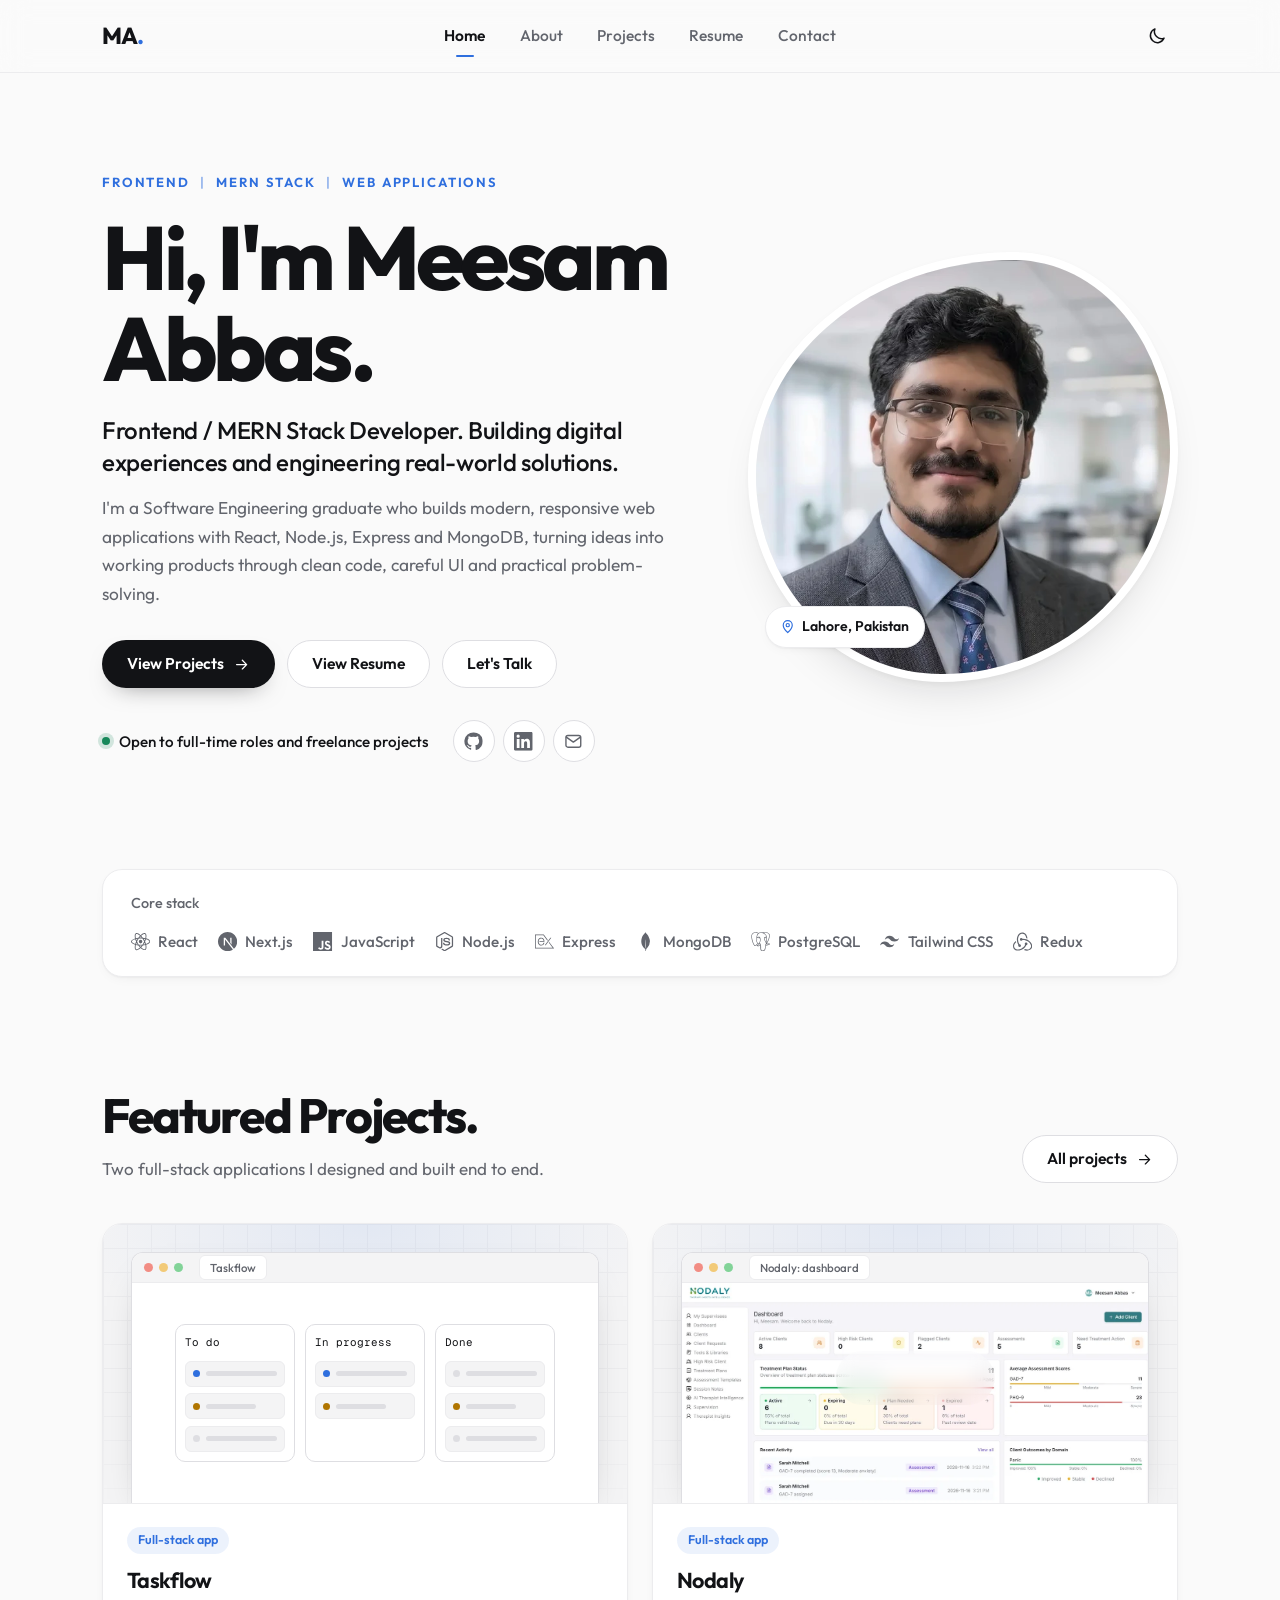
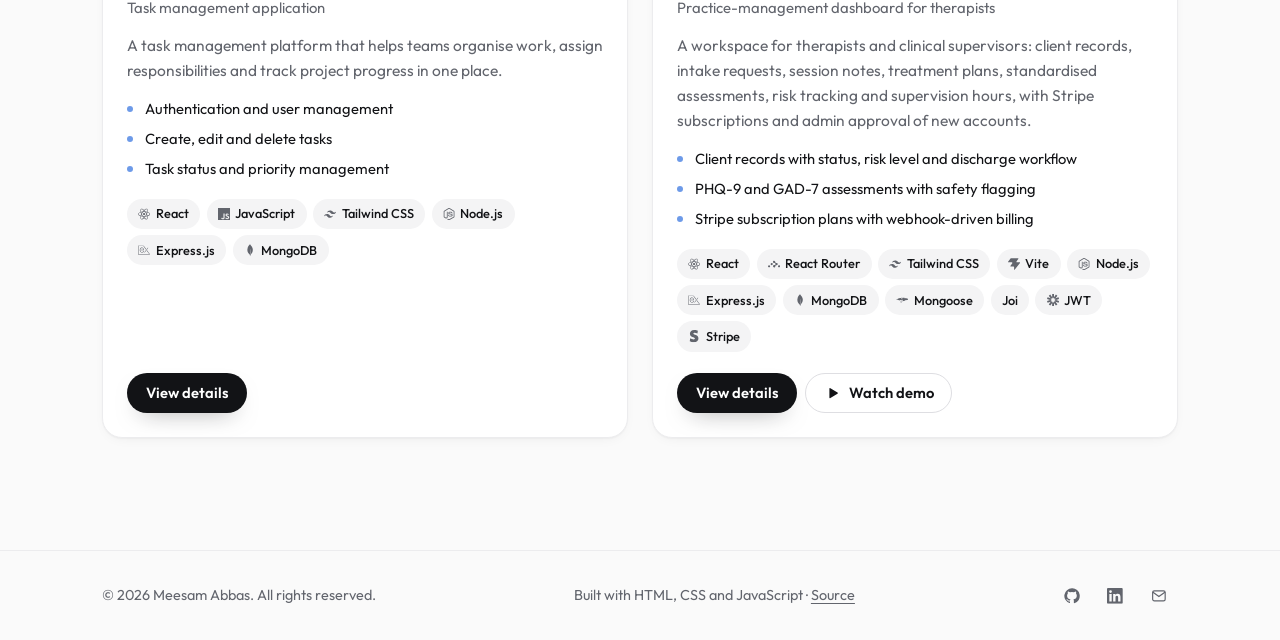
<file: index.html>
<!DOCTYPE html>
<html lang="en" data-theme="light">
  <head>
    <meta charset="UTF-8" />
    <meta name="viewport" content="width=device-width, initial-scale=1" />
    <title>Meesam Abbas | Frontend / MERN Stack Developer</title>
    <meta name="description" content="Meesam Abbas is a Frontend / MERN Stack Developer and BS Software Engineering graduate (UMT Lahore) building responsive web applications with React, Node.js, Express and MongoDB." />
    <meta name="author" content="Meesam Abbas" />
    <meta name="theme-color" content="#fafafa" />
    <link rel="canonical" href="https://mesamjafery-hue.github.io/portfolio-site/" />
    <meta property="og:type" content="website" />
    <meta property="og:title" content="Meesam Abbas | Frontend / MERN Stack Developer" />
    <meta property="og:description" content="Meesam Abbas is a Frontend / MERN Stack Developer and BS Software Engineering graduate (UMT Lahore) building responsive web applications with React, Node.js, Express and MongoDB." />
    <meta property="og:url" content="https://mesamjafery-hue.github.io/portfolio-site/" />
    <meta property="og:image" content="https://mesamjafery-hue.github.io/portfolio-site/assets/og-image.jpg" />
    <meta property="og:image:width" content="1200" />
    <meta property="og:image:height" content="630" />
    <meta name="twitter:card" content="summary_large_image" />
    <meta name="twitter:title" content="Meesam Abbas | Frontend / MERN Stack Developer" />
    <meta name="twitter:image" content="https://mesamjafery-hue.github.io/portfolio-site/assets/og-image.jpg" />
    <link rel="icon" href="assets/favicon.svg" type="image/svg+xml" />
    <link rel="apple-touch-icon" href="assets/apple-touch-icon.png" />
    <link rel="preload" href="assets/fonts/Outfit-Variable.woff2" as="font" type="font/woff2" crossorigin />
    <script>
      (function () {
        var t; try { t = localStorage.getItem("theme"); } catch (e) {}
        document.documentElement.setAttribute("data-theme", t === "dark" ? "dark" : "light");
      })();
    </script>
    <link rel="stylesheet" href="css/styles.css" />
    <script type="application/ld+json">
      {
        "@context": "https://schema.org",
        "@type": "Person",
        "name": "Meesam Abbas",
        "jobTitle": "Frontend / MERN Stack Developer",
        "url": "https://mesamjafery-hue.github.io/portfolio-site/",
        "email": "mailto:mesam.jafery@gmail.com",
        "image": "https://mesamjafery-hue.github.io/portfolio-site/assets/img/meesam-abbas-640.jpg",
        "address": { "@type": "PostalAddress", "addressLocality": "Lahore", "addressCountry": "PK" },
        "alumniOf": { "@type": "CollegeOrUniversity", "name": "University of Management and Technology, Lahore" },
        "knowsAbout": ["React", "JavaScript", "Node.js", "Express.js", "MongoDB", "PostgreSQL", "REST APIs", "Tailwind CSS", "Next.js", "Redux Toolkit"],
        "sameAs": ["https://github.com/mesamjafery-hue", "https://www.linkedin.com/in/syed-meesam-abbas-a200b33a5/"]
      }
    </script>
  </head>
  <body data-page="home">
    <!-- Icon sprite: UI icons drawn in Lucide style; technology logos from Simple Icons (CC0) -->
    <svg width="0" height="0" style="position:absolute" aria-hidden="true" focusable="false">
      <symbol id="i-github" viewBox="0 0 24 24"><path fill="currentColor" d="M12 .5a11.5 11.5 0 0 0-3.64 22.41c.58.1.79-.25.79-.56v-2c-3.2.7-3.88-1.37-3.88-1.37-.53-1.33-1.28-1.69-1.28-1.69-1.05-.71.08-.7.08-.7 1.16.08 1.77 1.19 1.77 1.19 1.03 1.77 2.7 1.26 3.36.96.1-.75.4-1.26.73-1.55-2.55-.29-5.24-1.28-5.24-5.69 0-1.26.45-2.28 1.19-3.09-.12-.29-.52-1.46.11-3.05 0 0 .97-.31 3.17 1.18a11 11 0 0 1 5.78 0c2.2-1.49 3.17-1.18 3.17-1.18.63 1.59.23 2.76.11 3.05.74.81 1.19 1.83 1.19 3.09 0 4.42-2.7 5.39-5.26 5.68.41.36.78 1.06.78 2.14v3.17c0 .31.21.67.8.56A11.5 11.5 0 0 0 12 .5Z"/></symbol>
      <symbol id="i-linkedin" viewBox="0 0 24 24"><path fill="currentColor" d="M20.45 20.45h-3.56v-5.57c0-1.33-.03-3.04-1.85-3.04-1.86 0-2.14 1.45-2.14 2.94v5.67H9.35V9h3.41v1.56h.05c.48-.9 1.64-1.85 3.37-1.85 3.6 0 4.27 2.37 4.27 5.46v6.28ZM5.34 7.43a2.06 2.06 0 1 1 0-4.13 2.06 2.06 0 0 1 0 4.13ZM7.12 20.45H3.56V9h3.56v11.45ZM22.22 0H1.77C.79 0 0 .77 0 1.73v20.54C0 23.23.79 24 1.77 24h20.45c.98 0 1.78-.77 1.78-1.73V1.73C24 .77 23.2 0 22.22 0Z"/></symbol>
      <symbol id="i-mail" viewBox="0 0 24 24"><g fill="none" stroke="currentColor" stroke-width="1.8" stroke-linecap="round" stroke-linejoin="round"><rect x="2.5" y="4.5" width="19" height="15" rx="2.5"/><path d="m3 6.5 9 6.5 9-6.5"/></g></symbol>
      <symbol id="i-download" viewBox="0 0 24 24"><g fill="none" stroke="currentColor" stroke-width="1.8" stroke-linecap="round" stroke-linejoin="round"><path d="M12 3.5v12"/><path d="m7 10.5 5 5 5-5"/><path d="M4 20.5h16"/></g></symbol>
      <symbol id="i-external" viewBox="0 0 24 24"><g fill="none" stroke="currentColor" stroke-width="1.8" stroke-linecap="round" stroke-linejoin="round"><path d="M14 4h6v6"/><path d="M20 4 11 13"/><path d="M18 14v4.5a1.5 1.5 0 0 1-1.5 1.5h-11A1.5 1.5 0 0 1 4 18.5v-11A1.5 1.5 0 0 1 5.5 6H10"/></g></symbol>
      <symbol id="i-sun" viewBox="0 0 24 24"><g fill="none" stroke="currentColor" stroke-width="1.8" stroke-linecap="round"><circle cx="12" cy="12" r="4"/><path d="M12 2v2M12 20v2M4.93 4.93l1.41 1.41M17.66 17.66l1.41 1.41M2 12h2M20 12h2M4.93 19.07l1.41-1.41M17.66 6.34l1.41-1.41"/></g></symbol>
      <symbol id="i-moon" viewBox="0 0 24 24"><path fill="none" stroke="currentColor" stroke-width="1.8" stroke-linejoin="round" d="M20.5 14.5A8.5 8.5 0 0 1 9.5 3.5a8.5 8.5 0 1 0 11 11Z"/></symbol>
      <symbol id="i-menu" viewBox="0 0 24 24"><path fill="none" stroke="currentColor" stroke-width="1.8" stroke-linecap="round" d="M4 7h16M4 12h16M4 17h16"/></symbol>
      <symbol id="i-close" viewBox="0 0 24 24"><path fill="none" stroke="currentColor" stroke-width="1.8" stroke-linecap="round" d="M6 6l12 12M18 6 6 18"/></symbol>
      <symbol id="i-pin" viewBox="0 0 24 24"><g fill="none" stroke="currentColor" stroke-width="1.8" stroke-linejoin="round"><path d="M12 21s-7-6.2-7-11.5a7 7 0 0 1 14 0C19 14.8 12 21 12 21Z"/><circle cx="12" cy="9.5" r="2.5"/></g></symbol>
      <symbol id="i-cap" viewBox="0 0 24 24"><g fill="none" stroke="currentColor" stroke-width="1.8" stroke-linejoin="round" stroke-linecap="round"><path d="m2 9 10-5 10 5-10 5L2 9Z"/><path d="M6 11v5c0 1.5 2.7 3 6 3s6-1.5 6-3v-5"/></g></symbol>
      <symbol id="i-briefcase" viewBox="0 0 24 24"><g fill="none" stroke="currentColor" stroke-width="1.8" stroke-linejoin="round"><rect x="3" y="7" width="18" height="13" rx="2"/><path d="M9 7V5.5A1.5 1.5 0 0 1 10.5 4h3A1.5 1.5 0 0 1 15 5.5V7M3 13h18"/></g></symbol>
      <symbol id="si-html5" viewBox="0 0 24 24"><path fill="currentColor" d="M1.5 0h21l-1.91 21.563L11.977 24l-8.564-2.438L1.5 0zm7.031 9.75l-.232-2.718 10.059.003.23-2.622L5.412 4.41l.698 8.01h9.126l-.326 3.426-2.91.804-2.955-.81-.188-2.11H6.248l.33 4.171L12 19.351l5.379-1.443.744-8.157H8.531z"/></symbol>
      <symbol id="si-css" viewBox="0 0 24 24"><path fill="currentColor" d="M0 0v20.16A3.84 3.84 0 0 0 3.84 24h16.32A3.84 3.84 0 0 0 24 20.16V3.84A3.84 3.84 0 0 0 20.16 0Zm14.256 13.08c1.56 0 2.28 1.08 2.304 2.64h-1.608c.024-.288-.048-.6-.144-.84-.096-.192-.288-.264-.552-.264-.456 0-.696.264-.696.84-.024.576.288.888.768 1.08.72.288 1.608.744 1.92 1.296q.432.648.432 1.656c0 1.608-.912 2.592-2.496 2.592-1.656 0-2.4-1.032-2.424-2.688h1.68c0 .792.264 1.176.792 1.176.264 0 .456-.072.552-.24.192-.312.24-1.176-.048-1.512-.312-.408-.912-.6-1.32-.816q-.828-.396-1.224-.936c-.24-.36-.36-.888-.36-1.536 0-1.44.936-2.472 2.424-2.448m5.4 0c1.584 0 2.304 1.08 2.328 2.64h-1.608c0-.288-.048-.6-.168-.84-.096-.192-.264-.264-.528-.264-.48 0-.72.264-.72.84s.288.888.792 1.08c.696.288 1.608.744 1.92 1.296.264.432.408.984.408 1.656.024 1.608-.888 2.592-2.472 2.592-1.68 0-2.424-1.056-2.448-2.688h1.68c0 .744.264 1.176.792 1.176.264 0 .456-.072.552-.24.216-.312.264-1.176-.048-1.512-.288-.408-.888-.6-1.32-.816-.552-.264-.96-.576-1.2-.936s-.36-.888-.36-1.536c-.024-1.44.912-2.472 2.4-2.448m-11.031.018c.711-.006 1.419.198 1.839.63.432.432.672 1.128.648 1.992H9.336c.024-.456-.096-.792-.432-.96-.312-.144-.768-.048-.888.24-.12.264-.192.576-.168.864v3.504c0 .744.264 1.128.768 1.128a.65.65 0 0 0 .552-.264c.168-.24.192-.552.168-.84h1.776c.096 1.632-.984 2.712-2.568 2.688-1.536 0-2.496-.864-2.472-2.472v-4.032c0-.816.24-1.44.696-1.848.432-.408 1.146-.624 1.857-.63"/></symbol>
      <symbol id="si-javascript" viewBox="0 0 24 24"><path fill="currentColor" d="M0 0h24v24H0V0zm22.034 18.276c-.175-1.095-.888-2.015-3.003-2.873-.736-.345-1.554-.585-1.797-1.14-.091-.33-.105-.51-.046-.705.15-.646.915-.84 1.515-.66.39.12.75.42.976.9 1.034-.676 1.034-.676 1.755-1.125-.27-.42-.404-.601-.586-.78-.63-.705-1.469-1.065-2.834-1.034l-.705.089c-.676.165-1.32.525-1.71 1.005-1.14 1.291-.811 3.541.569 4.471 1.365 1.02 3.361 1.244 3.616 2.205.24 1.17-.87 1.545-1.966 1.41-.811-.18-1.26-.586-1.755-1.336l-1.83 1.051c.21.48.45.689.81 1.109 1.74 1.756 6.09 1.666 6.871-1.004.029-.09.24-.705.074-1.65l.046.067zm-8.983-7.245h-2.248c0 1.938-.009 3.864-.009 5.805 0 1.232.063 2.363-.138 2.711-.33.689-1.18.601-1.566.48-.396-.196-.597-.466-.83-.855-.063-.105-.11-.196-.127-.196l-1.825 1.125c.305.63.75 1.172 1.324 1.517.855.51 2.004.675 3.207.405.783-.226 1.458-.691 1.811-1.411.51-.93.402-2.07.397-3.346.012-2.054 0-4.109 0-6.179l.004-.056z"/></symbol>
      <symbol id="si-react" viewBox="0 0 24 24"><path fill="currentColor" d="M14.23 12.004a2.236 2.236 0 0 1-2.235 2.236 2.236 2.236 0 0 1-2.236-2.236 2.236 2.236 0 0 1 2.235-2.236 2.236 2.236 0 0 1 2.236 2.236zm2.648-10.69c-1.346 0-3.107.96-4.888 2.622-1.78-1.653-3.542-2.602-4.887-2.602-.41 0-.783.093-1.106.278-1.375.793-1.683 3.264-.973 6.365C1.98 8.917 0 10.42 0 12.004c0 1.59 1.99 3.097 5.043 4.03-.704 3.113-.39 5.588.988 6.38.32.187.69.275 1.102.275 1.345 0 3.107-.96 4.888-2.624 1.78 1.654 3.542 2.603 4.887 2.603.41 0 .783-.09 1.106-.275 1.374-.792 1.683-3.263.973-6.365C22.02 15.096 24 13.59 24 12.004c0-1.59-1.99-3.097-5.043-4.032.704-3.11.39-5.587-.988-6.38-.318-.184-.688-.277-1.092-.278zm-.005 1.09v.006c.225 0 .406.044.558.127.666.382.955 1.835.73 3.704-.054.46-.142.945-.25 1.44-.96-.236-2.006-.417-3.107-.534-.66-.905-1.345-1.727-2.035-2.447 1.592-1.48 3.087-2.292 4.105-2.295zm-9.77.02c1.012 0 2.514.808 4.11 2.28-.686.72-1.37 1.537-2.02 2.442-1.107.117-2.154.298-3.113.538-.112-.49-.195-.964-.254-1.42-.23-1.868.054-3.32.714-3.707.19-.09.4-.127.563-.132zm4.882 3.05c.455.468.91.992 1.36 1.564-.44-.02-.89-.034-1.345-.034-.46 0-.915.01-1.36.034.44-.572.895-1.096 1.345-1.565zM12 8.1c.74 0 1.477.034 2.202.093.406.582.802 1.203 1.183 1.86.372.64.71 1.29 1.018 1.946-.308.655-.646 1.31-1.013 1.95-.38.66-.773 1.288-1.18 1.87-.728.063-1.466.098-2.21.098-.74 0-1.477-.035-2.202-.093-.406-.582-.802-1.204-1.183-1.86-.372-.64-.71-1.29-1.018-1.946.303-.657.646-1.313 1.013-1.954.38-.66.773-1.286 1.18-1.868.728-.064 1.466-.098 2.21-.098zm-3.635.254c-.24.377-.48.763-.704 1.16-.225.39-.435.782-.635 1.174-.265-.656-.49-1.31-.676-1.947.64-.15 1.315-.283 2.015-.386zm7.26 0c.695.103 1.365.23 2.006.387-.18.632-.405 1.282-.66 1.933-.2-.39-.41-.783-.64-1.174-.225-.392-.465-.774-.705-1.146zm3.063.675c.484.15.944.317 1.375.498 1.732.74 2.852 1.708 2.852 2.476-.005.768-1.125 1.74-2.857 2.475-.42.18-.88.342-1.355.493-.28-.958-.646-1.956-1.1-2.98.45-1.017.81-2.01 1.085-2.964zm-13.395.004c.278.96.645 1.957 1.1 2.98-.45 1.017-.812 2.01-1.086 2.964-.484-.15-.944-.318-1.37-.5-1.732-.737-2.852-1.706-2.852-2.474 0-.768 1.12-1.742 2.852-2.476.42-.18.88-.342 1.356-.494zm11.678 4.28c.265.657.49 1.312.676 1.948-.64.157-1.316.29-2.016.39.24-.375.48-.762.705-1.158.225-.39.435-.788.636-1.18zm-9.945.02c.2.392.41.783.64 1.175.23.39.465.772.705 1.143-.695-.102-1.365-.23-2.006-.386.18-.63.406-1.282.66-1.933zM17.92 16.32c.112.493.2.968.254 1.423.23 1.868-.054 3.32-.714 3.708-.147.09-.338.128-.563.128-1.012 0-2.514-.807-4.11-2.28.686-.72 1.37-1.536 2.02-2.44 1.107-.118 2.154-.3 3.113-.54zm-11.83.01c.96.234 2.006.415 3.107.532.66.905 1.345 1.727 2.035 2.446-1.595 1.483-3.092 2.295-4.11 2.295-.22-.005-.406-.05-.553-.132-.666-.38-.955-1.834-.73-3.703.054-.46.142-.944.25-1.438zm4.56.64c.44.02.89.034 1.345.034.46 0 .915-.01 1.36-.034-.44.572-.895 1.095-1.345 1.565-.455-.47-.91-.993-1.36-1.565z"/></symbol>
      <symbol id="si-nextdotjs" viewBox="0 0 24 24"><path fill="currentColor" d="M18.665 21.978C16.758 23.255 14.465 24 12 24 5.377 24 0 18.623 0 12S5.377 0 12 0s12 5.377 12 12c0 3.583-1.574 6.801-4.067 9.001L9.219 7.2H7.2v9.596h1.615V9.251l9.85 12.727Zm-3.332-8.533 1.6 2.061V7.2h-1.6v6.245Z"/></symbol>
      <symbol id="si-redux" viewBox="0 0 24 24"><path fill="currentColor" d="M16.634 16.504c.87-.075 1.543-.84 1.5-1.754-.047-.914-.796-1.648-1.709-1.648h-.061a1.71 1.71 0 00-1.648 1.769c.03.479.226.869.494 1.153-1.048 2.038-2.621 3.536-5.005 4.795-1.603.838-3.296 1.154-4.944.93-1.378-.195-2.456-.81-3.116-1.799-.988-1.499-1.078-3.116-.255-4.734.6-1.17 1.499-2.023 2.099-2.443a9.96 9.96 0 01-.42-1.543C-.868 14.408-.416 18.752.932 20.805c1.004 1.498 3.057 2.456 5.304 2.456.6 0 1.23-.044 1.843-.194 3.897-.749 6.848-3.086 8.541-6.532zm5.348-3.746c-2.32-2.728-5.738-4.226-9.634-4.226h-.51c-.253-.554-.837-.899-1.498-.899h-.045c-.943 0-1.678.81-1.647 1.753.03.898.794 1.648 1.708 1.648h.074a1.69 1.69 0 001.499-1.049h.555c2.309 0 4.495.674 6.488 1.992 1.527 1.005 2.622 2.323 3.237 3.897.538 1.288.509 2.547-.045 3.597-.855 1.647-2.294 2.517-4.196 2.517-1.199 0-2.367-.375-2.967-.644-.36.298-.96.793-1.394 1.093 1.318.598 2.652.943 3.94.943 2.922 0 5.094-1.647 5.919-3.236.898-1.798.824-4.824-1.47-7.416zM6.49 17.042c.03.899.793 1.648 1.708 1.648h.06a1.688 1.688 0 001.648-1.768c0-.9-.779-1.647-1.693-1.647h-.06c-.06 0-.15 0-.226.029-1.243-2.098-1.768-4.347-1.572-6.772.12-1.828.72-3.417 1.797-4.735.9-1.124 2.593-1.68 3.747-1.708 3.236-.061 4.585 3.971 4.689 5.574l1.498.45C17.741 3.197 14.686.62 11.764.62 9.02.62 6.49 2.613 5.47 5.535 4.077 9.43 4.991 13.177 6.7 16.174c-.15.195-.24.539-.21.868z"/></symbol>
      <symbol id="si-tailwindcss" viewBox="0 0 24 24"><path fill="currentColor" d="M12.001,4.8c-3.2,0-5.2,1.6-6,4.8c1.2-1.6,2.6-2.2,4.2-1.8c0.913,0.228,1.565,0.89,2.288,1.624 C13.666,10.618,15.027,12,18.001,12c3.2,0,5.2-1.6,6-4.8c-1.2,1.6-2.6,2.2-4.2,1.8c-0.913-0.228-1.565-0.89-2.288-1.624 C16.337,6.182,14.976,4.8,12.001,4.8z M6.001,12c-3.2,0-5.2,1.6-6,4.8c1.2-1.6,2.6-2.2,4.2-1.8c0.913,0.228,1.565,0.89,2.288,1.624 c1.177,1.194,2.538,2.576,5.512,2.576c3.2,0,5.2-1.6,6-4.8c-1.2,1.6-2.6,2.2-4.2,1.8c-0.913-0.228-1.565-0.89-2.288-1.624 C10.337,13.382,8.976,12,6.001,12z"/></symbol>
      <symbol id="si-bootstrap" viewBox="0 0 24 24"><path fill="currentColor" d="M11.77 11.24H9.956V8.202h2.152c1.17 0 1.834.522 1.834 1.466 0 1.008-.773 1.572-2.174 1.572zm.324 1.206H9.957v3.348h2.231c1.459 0 2.232-.585 2.232-1.685s-.795-1.663-2.326-1.663zM24 11.39v1.218c-1.128.108-1.817.944-2.226 2.268-.407 1.319-.463 2.937-.42 4.186.045 1.3-.968 2.5-2.337 2.5H4.985c-1.37 0-2.383-1.2-2.337-2.5.043-1.249-.013-2.867-.42-4.186-.41-1.324-1.1-2.16-2.228-2.268V11.39c1.128-.108 1.819-.944 2.227-2.268.408-1.319.464-2.937.42-4.186-.045-1.3.968-2.5 2.338-2.5h14.032c1.37 0 2.382 1.2 2.337 2.5-.043 1.249.013 2.867.42 4.186.409 1.324 1.098 2.16 2.226 2.268zm-7.927 2.817c0-1.354-.953-2.333-2.368-2.488v-.057c1.04-.169 1.856-1.135 1.856-2.213 0-1.537-1.213-2.538-3.062-2.538h-4.16v10.172h4.181c2.218 0 3.553-1.086 3.553-2.876z"/></symbol>
      <symbol id="si-nodedotjs" viewBox="0 0 24 24"><path fill="currentColor" d="M11.998,24c-0.321,0-0.641-0.084-0.922-0.247l-2.936-1.737c-0.438-0.245-0.224-0.332-0.08-0.383 c0.585-0.203,0.703-0.25,1.328-0.604c0.065-0.037,0.151-0.023,0.218,0.017l2.256,1.339c0.082,0.045,0.197,0.045,0.272,0l8.795-5.076 c0.082-0.047,0.134-0.141,0.134-0.238V6.921c0-0.099-0.053-0.192-0.137-0.242l-8.791-5.072c-0.081-0.047-0.189-0.047-0.271,0 L3.075,6.68C2.99,6.729,2.936,6.825,2.936,6.921v10.15c0,0.097,0.054,0.189,0.139,0.235l2.409,1.392 c1.307,0.654,2.108-0.116,2.108-0.89V7.787c0-0.142,0.114-0.253,0.256-0.253h1.115c0.139,0,0.255,0.112,0.255,0.253v10.021 c0,1.745-0.95,2.745-2.604,2.745c-0.508,0-0.909,0-2.026-0.551L2.28,18.675c-0.57-0.329-0.922-0.945-0.922-1.604V6.921 c0-0.659,0.353-1.275,0.922-1.603l8.795-5.082c0.557-0.315,1.296-0.315,1.848,0l8.794,5.082c0.57,0.329,0.924,0.944,0.924,1.603 v10.15c0,0.659-0.354,1.273-0.924,1.604l-8.794,5.078C12.643,23.916,12.324,24,11.998,24z M19.099,13.993 c0-1.9-1.284-2.406-3.987-2.763c-2.731-0.361-3.009-0.548-3.009-1.187c0-0.528,0.235-1.233,2.258-1.233 c1.807,0,2.473,0.389,2.747,1.607c0.024,0.115,0.129,0.199,0.247,0.199h1.141c0.071,0,0.138-0.031,0.186-0.081 c0.048-0.054,0.074-0.123,0.067-0.196c-0.177-2.098-1.571-3.076-4.388-3.076c-2.508,0-4.004,1.058-4.004,2.833 c0,1.925,1.488,2.457,3.895,2.695c2.88,0.282,3.103,0.703,3.103,1.269c0,0.983-0.789,1.402-2.642,1.402 c-2.327,0-2.839-0.584-3.011-1.742c-0.02-0.124-0.126-0.215-0.253-0.215h-1.137c-0.141,0-0.254,0.112-0.254,0.253 c0,1.482,0.806,3.248,4.655,3.248C17.501,17.007,19.099,15.91,19.099,13.993z"/></symbol>
      <symbol id="si-express" viewBox="0 0 24 24"><path fill="currentColor" d="M12.262 16.666h1.146l6.975-9.325H19.22zm9.778 1.441v.004l-4.334-5.706-.557.74 4.873 6.682H.945V4.173h9.505l5.026 6.7.574-.772-4.374-5.928h.003l-.719-.945H0v17.544h24zM10.917 8.705a3.8 3.8 0 0 0-1.292-1.183q-.796-.45-1.916-.45c-.746 0-1.37.14-1.906.424a3.76 3.76 0 0 0-1.31 1.12 4.9 4.9 0 0 0-.75 1.581 7.17 7.17 0 0 0 0 3.696c.148.567.402 1.101.75 1.573a3.5 3.5 0 0 0 1.31 1.066q.803.39 1.906.389 1.77 0 2.739-.868.966-.867 1.328-2.457h-1.139q-.271 1.084-.977 1.734-.704.651-1.952.65-.812 0-1.392-.342a3.1 3.1 0 0 1-.957-.869 3.5 3.5 0 0 1-.551-1.182 5 5 0 0 1-.17-1.133 9 9 0 0 0-.015-.286 4.5 4.5 0 0 1 .015-.829c.047-.418.147-.83.296-1.223A3.7 3.7 0 0 1 5.54 9.05a2.9 2.9 0 0 1 .922-.742q.541-.28 1.246-.28c.47 0 .869.093 1.23.28q.541.281.922.742.379.461.587 1.057t.225 1.246H5.625l.004.957h6.182a7.3 7.3 0 0 0-.18-1.924 4.9 4.9 0 0 0-.715-1.68z"/></symbol>
      <symbol id="si-mongodb" viewBox="0 0 24 24"><path fill="currentColor" d="M17.193 9.555c-1.264-5.58-4.252-7.414-4.573-8.115-.28-.394-.53-.954-.735-1.44-.036.495-.055.685-.523 1.184-.723.566-4.438 3.682-4.74 10.02-.282 5.912 4.27 9.435 4.888 9.884l.07.05A73.49 73.49 0 0111.91 24h.481c.114-1.032.284-2.056.51-3.07.417-.296.604-.463.85-.693a11.342 11.342 0 003.639-8.464c.01-.814-.103-1.662-.197-2.218zm-5.336 8.195s0-8.291.275-8.29c.213 0 .49 10.695.49 10.695-.381-.045-.765-1.76-.765-2.405z"/></symbol>
      <symbol id="si-postgresql" viewBox="0 0 24 24"><path fill="currentColor" d="M23.5594 14.7228a.5269.5269 0 0 0-.0563-.1191c-.139-.2632-.4768-.3418-1.0074-.2321-1.6533.3411-2.2935.1312-2.5256-.0191 1.342-2.0482 2.445-4.522 3.0411-6.8297.2714-1.0507.7982-3.5237.1222-4.7316a1.5641 1.5641 0 0 0-.1509-.235C21.6931.9086 19.8007.0248 17.5099.0005c-1.4947-.0158-2.7705.3461-3.1161.4794a9.449 9.449 0 0 0-.5159-.0816 8.044 8.044 0 0 0-1.3114-.1278c-1.1822-.0184-2.2038.2642-3.0498.8406-.8573-.3211-4.7888-1.645-7.2219.0788C.9359 2.1526.3086 3.8733.4302 6.3043c.0409.818.5069 3.334 1.2423 5.7436.4598 1.5065.9387 2.7019 1.4334 3.582.553.9942 1.1259 1.5933 1.7143 1.7895.4474.1491 1.1327.1441 1.8581-.7279.8012-.9635 1.5903-1.8258 1.9446-2.2069.4351.2355.9064.3625 1.39.3772a.0569.0569 0 0 0 .0004.0041 11.0312 11.0312 0 0 0-.2472.3054c-.3389.4302-.4094.5197-1.5002.7443-.3102.064-1.1344.2339-1.1464.8115-.0025.1224.0329.2309.0919.3268.2269.4231.9216.6097 1.015.6331 1.3345.3335 2.5044.092 3.3714-.6787-.017 2.231.0775 4.4174.3454 5.0874.2212.5529.7618 1.9045 2.4692 1.9043.2505 0 .5263-.0291.8296-.0941 1.7819-.3821 2.5557-1.1696 2.855-2.9059.1503-.8707.4016-2.8753.5388-4.1012.0169-.0703.0357-.1207.057-.1362.0007-.0005.0697-.0471.4272.0307a.3673.3673 0 0 0 .0443.0068l.2539.0223.0149.001c.8468.0384 1.9114-.1426 2.5312-.4308.6438-.2988 1.8057-1.0323 1.5951-1.6698zM2.371 11.8765c-.7435-2.4358-1.1779-4.8851-1.2123-5.5719-.1086-2.1714.4171-3.6829 1.5623-4.4927 1.8367-1.2986 4.8398-.5408 6.108-.13-.0032.0032-.0066.0061-.0098.0094-2.0238 2.044-1.9758 5.536-1.9708 5.7495-.0002.0823.0066.1989.0162.3593.0348.5873.0996 1.6804-.0735 2.9184-.1609 1.1504.1937 2.2764.9728 3.0892.0806.0841.1648.1631.2518.2374-.3468.3714-1.1004 1.1926-1.9025 2.1576-.5677.6825-.9597.5517-1.0886.5087-.3919-.1307-.813-.5871-1.2381-1.3223-.4796-.839-.9635-2.0317-1.4155-3.5126zm6.0072 5.0871c-.1711-.0428-.3271-.1132-.4322-.1772.0889-.0394.2374-.0902.4833-.1409 1.2833-.2641 1.4815-.4506 1.9143-1.0002.0992-.126.2116-.2687.3673-.4426a.3549.3549 0 0 0 .0737-.1298c.1708-.1513.2724-.1099.4369-.0417.156.0646.3078.26.3695.4752.0291.1016.0619.2945-.0452.4444-.9043 1.2658-2.2216 1.2494-3.1676 1.0128zm2.094-3.988-.0525.141c-.133.3566-.2567.6881-.3334 1.003-.6674-.0021-1.3168-.2872-1.8105-.8024-.6279-.6551-.9131-1.5664-.7825-2.5004.1828-1.3079.1153-2.4468.079-3.0586-.005-.0857-.0095-.1607-.0122-.2199.2957-.2621 1.6659-.9962 2.6429-.7724.4459.1022.7176.4057.8305.928.5846 2.7038.0774 3.8307-.3302 4.7363-.084.1866-.1633.3629-.2311.5454zm7.3637 4.5725c-.0169.1768-.0358.376-.0618.5959l-.146.4383a.3547.3547 0 0 0-.0182.1077c-.0059.4747-.054.6489-.115.8693-.0634.2292-.1353.4891-.1794 1.0575-.11 1.4143-.8782 2.2267-2.4172 2.5565-1.5155.3251-1.7843-.4968-2.0212-1.2217a6.5824 6.5824 0 0 0-.0769-.2266c-.2154-.5858-.1911-1.4119-.1574-2.5551.0165-.5612-.0249-1.9013-.3302-2.6462.0044-.2932.0106-.5909.019-.8918a.3529.3529 0 0 0-.0153-.1126 1.4927 1.4927 0 0 0-.0439-.208c-.1226-.4283-.4213-.7866-.7797-.9351-.1424-.059-.4038-.1672-.7178-.0869.067-.276.1831-.5875.309-.9249l.0529-.142c.0595-.16.134-.3257.213-.5012.4265-.9476 1.0106-2.2453.3766-5.1772-.2374-1.0981-1.0304-1.6343-2.2324-1.5098-.7207.0746-1.3799.3654-1.7088.5321a5.6716 5.6716 0 0 0-.1958.1041c.0918-1.1064.4386-3.1741 1.7357-4.4823a4.0306 4.0306 0 0 1 .3033-.276.3532.3532 0 0 0 .1447-.0644c.7524-.5706 1.6945-.8506 2.802-.8325.4091.0067.8017.0339 1.1742.081 1.939.3544 3.2439 1.4468 4.0359 2.3827.8143.9623 1.2552 1.9315 1.4312 2.4543-1.3232-.1346-2.2234.1268-2.6797.779-.9926 1.4189.543 4.1729 1.2811 5.4964.1353.2426.2522.4522.2889.5413.2403.5825.5515.9713.7787 1.2552.0696.087.1372.1714.1885.245-.4008.1155-1.1208.3825-1.0552 1.717-.0123.1563-.0423.4469-.0834.8148-.0461.2077-.0702.4603-.0994.7662zm.8905-1.6211c-.0405-.8316.2691-.9185.5967-1.0105a2.8566 2.8566 0 0 0 .135-.0406 1.202 1.202 0 0 0 .1342.103c.5703.3765 1.5823.4213 3.0068.1344-.2016.1769-.5189.3994-.9533.6011-.4098.1903-1.0957.333-1.7473.3636-.7197.0336-1.0859-.0807-1.1721-.151zm.5695-9.2712c-.0059.3508-.0542.6692-.1054 1.0017-.055.3576-.112.7274-.1264 1.1762-.0142.4368.0404.8909.0932 1.3301.1066.887.216 1.8003-.2075 2.7014a3.5272 3.5272 0 0 1-.1876-.3856c-.0527-.1276-.1669-.3326-.3251-.6162-.6156-1.1041-2.0574-3.6896-1.3193-4.7446.3795-.5427 1.3408-.5661 2.1781-.463zm.2284 7.0137a12.3762 12.3762 0 0 0-.0853-.1074l-.0355-.0444c.7262-1.1995.5842-2.3862.4578-3.4385-.0519-.4318-.1009-.8396-.0885-1.2226.0129-.4061.0666-.7543.1185-1.0911.0639-.415.1288-.8443.1109-1.3505.0134-.0531.0188-.1158.0118-.1902-.0457-.4855-.5999-1.938-1.7294-3.253-.6076-.7073-1.4896-1.4972-2.6889-2.0395.5251-.1066 1.2328-.2035 2.0244-.1859 2.0515.0456 3.6746.8135 4.8242 2.2824a.908.908 0 0 1 .0667.1002c.7231 1.3556-.2762 6.2751-2.9867 10.5405zm-8.8166-6.1162c-.025.1794-.3089.4225-.6211.4225a.5821.5821 0 0 1-.0809-.0056c-.1873-.026-.3765-.144-.5059-.3156-.0458-.0605-.1203-.178-.1055-.2844.0055-.0401.0261-.0985.0925-.1488.1182-.0894.3518-.1226.6096-.0867.3163.0441.6426.1938.6113.4186zm7.9305-.4114c.0111.0792-.049.201-.1531.3102-.0683.0717-.212.1961-.4079.2232a.5456.5456 0 0 1-.075.0052c-.2935 0-.5414-.2344-.5607-.3717-.024-.1765.2641-.3106.5611-.352.297-.0414.6111.0088.6356.1851z"/></symbol>
      <symbol id="si-git" viewBox="0 0 24 24"><path fill="currentColor" d="M13.09 23.549a1.54 1.54 0 0 1-2.18 0L.451 13.089a1.54 1.54 0 0 1 0-2.179l7.191-7.19 2.733 2.733a1.85 1.85 0 0 0 .964 2.326v6.66a1.849 1.849 0 1 0 1.54 0V8.957l2.508 2.508a1.85 1.85 0 1 0 1.09-1.09l-2.634-2.634a1.85 1.85 0 0 0-2.378-2.377L8.73 2.63 10.91.451a1.54 1.54 0 0 1 2.179 0l10.459 10.46a1.54 1.54 0 0 1 0 2.179z"/></symbol>
      <symbol id="si-github" viewBox="0 0 24 24"><path fill="currentColor" d="M12 .297c-6.63 0-12 5.373-12 12 0 5.303 3.438 9.8 8.205 11.385.6.113.82-.258.82-.577 0-.285-.01-1.04-.015-2.04-3.338.724-4.042-1.61-4.042-1.61C4.422 18.07 3.633 17.7 3.633 17.7c-1.087-.744.084-.729.084-.729 1.205.084 1.838 1.236 1.838 1.236 1.07 1.835 2.809 1.305 3.495.998.108-.776.417-1.305.76-1.605-2.665-.3-5.466-1.332-5.466-5.93 0-1.31.465-2.38 1.235-3.22-.135-.303-.54-1.523.105-3.176 0 0 1.005-.322 3.3 1.23.96-.267 1.98-.399 3-.405 1.02.006 2.04.138 3 .405 2.28-1.552 3.285-1.23 3.285-1.23.645 1.653.24 2.873.12 3.176.765.84 1.23 1.91 1.23 3.22 0 4.61-2.805 5.625-5.475 5.92.42.36.81 1.096.81 2.22 0 1.606-.015 2.896-.015 3.286 0 .315.21.69.825.57C20.565 22.092 24 17.592 24 12.297c0-6.627-5.373-12-12-12"/></symbol>
      <symbol id="si-gitlab" viewBox="0 0 24 24"><path fill="currentColor" d="m23.6004 9.5927-.0337-.0862L20.3.9814a.851.851 0 0 0-.3362-.405.8748.8748 0 0 0-.9997.0539.8748.8748 0 0 0-.29.4399l-2.2055 6.748H7.5375l-2.2057-6.748a.8573.8573 0 0 0-.29-.4412.8748.8748 0 0 0-.9997-.0537.8585.8585 0 0 0-.3362.4049L.4332 9.5015l-.0325.0862a6.0657 6.0657 0 0 0 2.0119 7.0105l.0113.0087.03.0213 4.976 3.7264 2.462 1.8633 1.4995 1.1321a1.0085 1.0085 0 0 0 1.2197 0l1.4995-1.1321 2.4619-1.8633 5.006-3.7489.0125-.01a6.0682 6.0682 0 0 0 2.0094-7.003z"/></symbol>
      <symbol id="si-postman" viewBox="0 0 24 24"><path fill="currentColor" d="M13.527.099C6.955-.744.942 3.9.099 10.473c-.843 6.572 3.8 12.584 10.373 13.428 6.573.843 12.587-3.801 13.428-10.374C24.744 6.955 20.101.943 13.527.099zm2.471 7.485a.855.855 0 0 0-.593.25l-4.453 4.453-.307-.307-.643-.643c4.389-4.376 5.18-4.418 5.996-3.753zm-4.863 4.861l4.44-4.44a.62.62 0 1 1 .847.903l-4.699 4.125-.588-.588zm.33.694l-1.1.238a.06.06 0 0 1-.067-.032.06.06 0 0 1 .01-.073l.645-.645.512.512zm-2.803-.459l1.172-1.172.879.878-1.979.426a.074.074 0 0 1-.085-.039.072.072 0 0 1 .013-.093zm-3.646 6.058a.076.076 0 0 1-.069-.083.077.077 0 0 1 .022-.046h.002l.946-.946 1.222 1.222-2.123-.147zm2.425-1.256a.228.228 0 0 0-.117.256l.203.865a.125.125 0 0 1-.211.117h-.003l-.934-.934-.294-.295 3.762-3.758 1.82-.393.874.874c-1.255 1.102-2.971 2.201-5.1 3.268zm5.279-3.428h-.002l-.839-.839 4.699-4.125a.952.952 0 0 0 .119-.127c-.148 1.345-2.029 3.245-3.977 5.091zm3.657-6.46l-.003-.002a1.822 1.822 0 0 1 2.459-2.684l-1.61 1.613a.119.119 0 0 0 0 .169l1.247 1.247a1.817 1.817 0 0 1-2.093-.343zm2.578 0a1.714 1.714 0 0 1-.271.218h-.001l-1.207-1.207 1.533-1.533c.661.72.637 1.832-.054 2.522zM18.855 6.05a.143.143 0 0 0-.053.157.416.416 0 0 1-.053.45.14.14 0 0 0 .023.197.141.141 0 0 0 .084.03.14.14 0 0 0 .106-.05.691.691 0 0 0 .087-.751.138.138 0 0 0-.194-.033z"/></symbol>
      <symbol id="si-npm" viewBox="0 0 24 24"><path fill="currentColor" d="M1.763 0C.786 0 0 .786 0 1.763v20.474C0 23.214.786 24 1.763 24h20.474c.977 0 1.763-.786 1.763-1.763V1.763C24 .786 23.214 0 22.237 0zM5.13 5.323l13.837.019-.009 13.836h-3.464l.01-10.382h-3.456L12.04 19.17H5.113z"/></symbol>
      <symbol id="si-stripe" viewBox="0 0 24 24"><path fill="currentColor" d="M13.976 9.15c-2.172-.806-3.356-1.426-3.356-2.409 0-.831.683-1.305 1.901-1.305 2.227 0 4.515.858 6.09 1.631l.89-5.494C18.252.975 15.697 0 12.165 0 9.667 0 7.589.654 6.104 1.872 4.56 3.147 3.757 4.992 3.757 7.218c0 4.039 2.467 5.76 6.476 7.219 2.585.92 3.445 1.574 3.445 2.583 0 .98-.84 1.545-2.354 1.545-1.875 0-4.965-.921-6.99-2.109l-.9 5.555C5.175 22.99 8.385 24 11.714 24c2.641 0 4.843-.624 6.328-1.813 1.664-1.305 2.525-3.236 2.525-5.732 0-4.128-2.524-5.851-6.594-7.305h.003z"/></symbol>
      <symbol id="i-code" viewBox="0 0 24 24"><g fill="none" stroke="currentColor" stroke-width="1.8" stroke-linecap="round" stroke-linejoin="round"><path d="m8 7-5 5 5 5M16 7l5 5-5 5M14 4l-4 16"/></g></symbol>
      <symbol id="i-db" viewBox="0 0 24 24"><g fill="none" stroke="currentColor" stroke-width="1.8" stroke-linecap="round"><ellipse cx="12" cy="5.5" rx="8" ry="3"/><path d="M4 5.5v13c0 1.66 3.58 3 8 3s8-1.34 8-3v-13"/><path d="M4 12c0 1.66 3.58 3 8 3s8-1.34 8-3"/></g></symbol>
      <symbol id="i-api" viewBox="0 0 24 24"><g fill="none" stroke="currentColor" stroke-width="1.8" stroke-linecap="round" stroke-linejoin="round"><path d="M4 8h12M12 4l4 4-4 4"/><path d="M20 16H8M12 12l-4 4 4 4"/></g></symbol>
      <symbol id="i-lock" viewBox="0 0 24 24"><g fill="none" stroke="currentColor" stroke-width="1.8" stroke-linecap="round" stroke-linejoin="round"><rect x="4" y="10.5" width="16" height="10.5" rx="2.5"/><path d="M8 10.5V7a4 4 0 0 1 8 0v3.5"/></g></symbol>
      <symbol id="i-devices" viewBox="0 0 24 24"><g fill="none" stroke="currentColor" stroke-width="1.8" stroke-linecap="round" stroke-linejoin="round"><rect x="2.5" y="4" width="14" height="10.5" rx="1.5"/><path d="M6 18.5h7"/><rect x="17" y="9" width="4.5" height="11" rx="1.2"/></g></symbol>
      <symbol id="i-layout" viewBox="0 0 24 24"><g fill="none" stroke="currentColor" stroke-width="1.8" stroke-linejoin="round"><rect x="3" y="3.5" width="18" height="17" rx="2.5"/><path d="M3 9h18M9.5 9v11.5"/></g></symbol>
      <symbol id="i-server" viewBox="0 0 24 24"><g fill="none" stroke="currentColor" stroke-width="1.8" stroke-linecap="round" stroke-linejoin="round"><rect x="3" y="3.5" width="18" height="7" rx="2"/><rect x="3" y="13.5" width="18" height="7" rx="2"/><path d="M7 7h.01M7 17h.01"/></g></symbol>
      <symbol id="i-arrow-right" viewBox="0 0 24 24"><path fill="none" stroke="currentColor" stroke-width="1.8" stroke-linecap="round" stroke-linejoin="round" d="M5 12h14M13 6l6 6-6 6"/></symbol>
      <symbol id="si-reactrouter" viewBox="0 0 24 24"><path fill="currentColor" d="M12.118 5.466a2.306 2.306 0 00-.623.08c-.278.067-.702.332-.953.583-.41.423-.49.609-.662 1.469-.08.423.41 1.43.847 1.734.45.317 1.085.502 2.065.608 1.429.16 1.84.636 1.84 2.197 0 1.377-.385 1.747-1.96 1.906-1.707.172-2.58.834-2.765 2.117-.106.781.41 1.76 1.125 2.091 1.627.768 3.15-.198 3.467-2.196.211-1.284.622-1.642 1.998-1.747 1.588-.133 2.409-.675 2.713-1.787.278-1.02-.304-2.157-1.297-2.554-.264-.106-.873-.238-1.35-.291-1.495-.16-1.879-.424-2.038-1.39-.225-1.337-.317-1.562-.794-2.09a2.174 2.174 0 00-1.613-.73zm-4.785 4.36a2.145 2.145 0 00-.497.048c-1.469.318-2.17 2.051-1.35 3.295 1.178 1.774 3.944.953 3.97-1.177.012-1.193-.98-2.143-2.123-2.166zM2.089 14.19a2.22 2.22 0 00-.427.052c-2.158.476-2.237 3.626-.106 4.182.53.145.582.145 1.111.013 1.191-.318 1.866-1.456 1.549-2.607-.278-1.02-1.144-1.664-2.127-1.64zm19.824.008c-.233.002-.477.058-.784.162-1.39.477-1.866 2.092-.98 3.336.557.794 1.96 1.058 2.82.516 1.416-.874 1.363-3.057-.093-3.746-.38-.186-.663-.271-.963-.268z"/></symbol>
      <symbol id="si-vite" viewBox="0 0 24 24"><path fill="currentColor" d="M13.056 23.238a.57.57 0 0 1-1.02-.355v-5.202c0-.63-.512-1.143-1.144-1.143H5.148a.57.57 0 0 1-.464-.903l3.777-5.29c.54-.753 0-1.804-.93-1.804H.57a.574.574 0 0 1-.543-.746.6.6 0 0 1 .08-.157L5.008.78a.57.57 0 0 1 .467-.24h14.589a.57.57 0 0 1 .466.903l-3.778 5.29c-.54.755 0 1.806.93 1.806h5.745c.238 0 .424.138.513.322a.56.56 0 0 1-.063.603z"/></symbol>
      <symbol id="si-mongoose" viewBox="0 0 24 24"><path fill="currentColor" d="M14.014 7.37a9.162 9.162 0 0 0-.808.025c-.218.017-.434.072-.65.11.229.118.456.213.68.315.225.103.436.232.629.387-.253-.097-.499-.208-.752-.298a8.046 8.046 0 0 0-1.624-.421c-.273-.037-.546-.073-.819.005-.276.078-.354.18-.38.458-.04.46.098.887.281 1.298a4.432 4.432 0 0 0 1.185 1.573c.391.335.825.598 1.305.787.136.053.274.103.411.155l-.009.032c-.263-.072-.532-.126-.787-.22a4.14 4.14 0 0 1-1.222-.73 4.16 4.16 0 0 1-1.007-1.22 3.43 3.43 0 0 1-.43-1.609l-.012.005C4.891 7.488.402 11.595.035 11.94l-.034.014c-.002.005 0 .01.003.016L0 11.974l.005-.002c.004.008.01.016.013.024.087-.019.173-.042.26-.054l.069-.01c.324-.115.655-.205.997-.253.484-.069.985-.159 1.48-.156.468.002.943.074 1.402.153.129.022.255.052.38.087.335.075.65.21.933.391l.06.03c.403.19.758.47 1.038.811.052.057.141.116.187.178.096.114.142.236.303.363v-1.737h2.01l.939 1.733.942-1.733h2.07v3.357l.343-.226s.375-1 2.116-1.14l1.996-.064c-.308-.637-.307-.637-.159-.83.147-.19 1.28-.314 1.48-.433l2.912-.588c.007-.022.015.012.03.007.072-.022.147-.037.25-.061l.66-.16c.042-.025.093-.034.14-.05.308-.107.577-.245.726-.573.145-.319.339-.616.41-.967.022-.111.003-.208-.078-.288-.097-.096-.222-.138-.35-.171-.421-.173-.84-.35-1.264-.513-.261-.101-.529-.185-.795-.27a30.574 30.574 0 0 0-.794-.243c-.244-.072-.49-.138-.736-.205-.24-.066-.48-.133-.72-.192-.282-.07-.565-.13-.847-.195-.215-.05-.428-.102-.644-.146-.234-.047-.47-.089-.706-.13-.302-.053-.602-.112-.905-.153-.366-.05-.734-.082-1.101-.125-.345-.04-.691-.065-1.038-.07zm-3.303.767a.154.154 0 0 1 .056.007c.42.13.83.277 1.216.491.365.203.695.45.979.756.012.013.02.028.036.05l-.645-.293-.021.026.37.551-.022.022a1.986 1.986 0 0 0-.665-.322l-.02.02.633.74-.416-.136-.017.02c.163.27.376.505.58.775-.354-.2-.665-.42-.956-.669a4.488 4.488 0 0 1-1.01-1.185c-.107-.19-.201-.385-.222-.606a.468.468 0 0 1 .011-.15.123.123 0 0 1 .113-.097zm5.424.668c.154.002.311-.006.464.015.278.037.555.092.832.14.158.027.317.052.474.086.297.064.594.133.89.2.196.046.392.092.587.14l-.329.161c-.365.027-.731.055-1.097.057a3.268 3.268 0 0 1-.675-.074c-.28-.058-.514-.196-.652-.466-.02-.04-.09-.063-.14-.078-.18-.054-.362-.1-.544-.168.063-.005.126-.014.19-.013zm3.223 2.635.005.02c-.08.022-.16.042-.239.067-.455.14-.916.266-1.363.428-.28.101-.544.25-.81.388-.233.119-.315.322-.287.575.019.162.04.324.055.488a1.786 1.786 0 0 1-.288-.701c-.035-.169.058-.273.18-.365.238-.178.496-.318.777-.41.35-.117.702-.233 1.059-.325.251-.065.513-.09.77-.133.048-.008.094-.021.141-.032zM9.141 13.955v2.676h1.869l.064-.066v-2.61l-.97 1.495z"/></symbol>
      <symbol id="si-jsonwebtokens" viewBox="0 0 24 24"><path fill="currentColor" d="M10.2 0v6.456L12 8.928l1.8-2.472V0zm3.6 6.456v3.072l2.904-.96L20.52 3.36l-2.928-2.136zm2.904 2.112l-1.8 2.496 2.928.936 6.144-1.992-1.128-3.432zM17.832 12l-2.928.936 1.8 2.496 6.144 1.992 1.128-3.432zm-1.128 3.432l-2.904-.96v3.072l3.792 5.232 2.928-2.136zM13.8 17.544L12 15.072l-1.8 2.472V24h3.6zm-3.6 0v-3.072l-2.904.96L3.48 20.64l2.928 2.136zm-2.904-2.112l1.8-2.496L6.168 12 .024 13.992l1.128 3.432zM6.168 12l2.928-.936-1.8-2.496-6.144-1.992-1.128 3.432zm1.128-3.432l2.904.96V6.456L6.408 1.224 3.48 3.36Z"/></symbol>
      <symbol id="i-play" viewBox="0 0 24 24"><path fill="currentColor" d="M8 5.5v13a1 1 0 0 0 1.5.86l10.5-6.5a1 1 0 0 0 0-1.72L9.5 4.64A1 1 0 0 0 8 5.5Z"/></symbol>
      <symbol id="i-arrow-up" viewBox="0 0 24 24"><path fill="none" stroke="currentColor" stroke-width="1.8" stroke-linecap="round" stroke-linejoin="round" d="M12 19V5M6 11l6-6 6 6"/></symbol>
      <symbol id="i-send" viewBox="0 0 24 24"><g fill="none" stroke="currentColor" stroke-width="1.8" stroke-linecap="round" stroke-linejoin="round"><path d="M21 3 10 14"/><path d="M21 3l-7 18-4-7-7-4 18-7Z"/></g></symbol>
      <symbol id="i-award" viewBox="0 0 24 24"><g fill="none" stroke="currentColor" stroke-width="1.8" stroke-linecap="round" stroke-linejoin="round"><circle cx="12" cy="9" r="6"/><path d="M8.5 14.2 7 22l5-3 5 3-1.5-7.8"/></g></symbol>
      <symbol id="i-zoom" viewBox="0 0 24 24"><g fill="none" stroke="currentColor" stroke-width="1.8" stroke-linecap="round" stroke-linejoin="round"><circle cx="11" cy="11" r="7"/><path d="m20 20-3.5-3.5M11 8v6M8 11h6"/></g></symbol>
    </svg>

    <a class="skip-link" href="#main">Skip to content</a>

    <header class="site-header" data-header>
      <nav class="nav container" aria-label="Primary">
        <a href="index.html" class="logo" aria-label="Meesam Abbas, home">MA<span>.</span></a>
        <ul class="nav-links" id="nav-links" data-nav-links>
          <li><a href="index.html" aria-current="page">Home</a></li>
          <li><a href="about.html">About</a></li>
          <li><a href="projects.html">Projects</a></li>
          <li><a href="resume.html">Resume</a></li>
          <li><a href="contact.html">Contact</a></li>
        </ul>
        <div class="nav-actions">
          <button class="icon-btn" type="button" data-theme-toggle aria-label="Switch to dark theme">
            <svg class="icon icon-sun" aria-hidden="true"><use href="#i-sun" /></svg>
            <svg class="icon icon-moon" aria-hidden="true"><use href="#i-moon" /></svg>
          </button>
          <button class="icon-btn menu-btn" type="button" data-menu-toggle aria-expanded="false" aria-controls="nav-links" aria-label="Open menu">
            <svg class="icon icon-open" aria-hidden="true"><use href="#i-menu" /></svg>
            <svg class="icon icon-shut" aria-hidden="true"><use href="#i-close" /></svg>
          </button>
        </div>
      </nav>
    </header>

    <main id="main" class="page">
      <section class="hero container" id="top" aria-labelledby="hero-title">
        <div class="hero-copy">
          <p class="eyebrow">Frontend <span>|</span> MERN Stack <span>|</span> Web Applications</p>
          <h1 id="hero-title" class="hero-title">Hi, I'm Meesam Abbas.</h1>
          <p class="hero-role">Frontend / MERN Stack Developer. Building digital experiences and engineering <span class="nowrap">real-world</span> solutions.</p>
          <p class="lead">
            I'm a Software Engineering graduate who builds modern, responsive web applications with
            React, Node.js, Express and MongoDB, turning ideas into working products through clean
            code, careful UI and practical problem-solving.
          </p>
          <div class="hero-actions">
            <a class="btn btn-dark" href="projects.html">View Projects <svg class="icon icon-trail" aria-hidden="true"><use href="#i-arrow-right" /></svg></a>
            <a class="btn btn-light" href="resume.html">View Resume</a>
            <a class="btn btn-light" href="contact.html">Let's Talk</a>
          </div>
          <div class="hero-meta">
            <p class="availability"><span class="status-dot" aria-hidden="true"></span>Open to full-time roles and freelance projects</p>
            <div class="social-row">
              <a class="social-btn" href="https://github.com/mesamjafery-hue" target="_blank" rel="noopener noreferrer" aria-label="GitHub profile"><svg class="icon" aria-hidden="true"><use href="#i-github" /></svg></a>
              <a class="social-btn" href="https://www.linkedin.com/in/syed-meesam-abbas-a200b33a5/" target="_blank" rel="noopener noreferrer" aria-label="LinkedIn profile"><svg class="icon" aria-hidden="true"><use href="#i-linkedin" /></svg></a>
              <a class="social-btn" href="mailto:mesam.jafery@gmail.com" aria-label="Email Meesam"><svg class="icon" aria-hidden="true"><use href="#i-mail" /></svg></a>
            </div>
          </div>
        </div>
        <figure class="hero-photo">
          <div class="blob">
              <picture>
                <source type="image/webp" srcset="assets/img/meesam-abbas-320.webp 320w, assets/img/meesam-abbas-640.webp 640w" sizes="(max-width: 860px) 280px, 440px" />
                <img src="assets/img/meesam-abbas-640.jpg" srcset="assets/img/meesam-abbas-320.jpg 320w, assets/img/meesam-abbas-640.jpg 640w"
                     sizes="(max-width: 860px) 280px, 440px" width="640" height="640" alt="Portrait of Meesam Abbas" fetchpriority="high" />
              </picture>
          </div>
          <figcaption class="photo-tag"><svg class="icon" aria-hidden="true"><use href="#i-pin" /></svg>Lahore, Pakistan</figcaption>
        </figure>
      </section>

      <section class="container stack-wrap" aria-label="Core stack">
        <div class="stack-strip">
          <p class="stack-label">Core stack</p>
          <ul class="stack-list" data-stack></ul>
        </div>
      </section>

      <section class="section container" aria-labelledby="featured-title">
        <div class="section-head row">
          <div>
            <h2 id="featured-title" class="section-title">Featured Projects.</h2>
            <p class="section-intro">Two full-stack applications I designed and built end to end.</p>
          </div>
          <a class="btn btn-light" href="projects.html">All projects <svg class="icon icon-trail" aria-hidden="true"><use href="#i-arrow-right" /></svg></a>
        </div>
        <div class="project-grid two" data-projects data-featured-only></div>
      </section>
    </main>

    <dialog class="project-dialog" data-dialog aria-labelledby="dlg-title">
      <div class="dialog-inner">
        <button class="icon-btn dialog-close" type="button" data-dialog-close aria-label="Close project details">
          <svg class="icon" aria-hidden="true"><use href="#i-close" /></svg>
        </button>
        <div data-dialog-content></div>
      </div>
    </dialog>

    <footer class="site-footer">
      <div class="container footer-inner">
        <p>© <span data-year>2026</span> Meesam Abbas. All rights reserved.</p>
        <p class="footer-built">Built with HTML, CSS and JavaScript · <a href="https://github.com/mesamjafery-hue/portfolio-site" target="_blank" rel="noopener noreferrer">Source</a></p>
        <div class="footer-social">
          <a href="https://github.com/mesamjafery-hue" target="_blank" rel="noopener noreferrer" aria-label="GitHub"><svg class="icon" aria-hidden="true"><use href="#i-github" /></svg></a>
          <a href="https://www.linkedin.com/in/syed-meesam-abbas-a200b33a5/" target="_blank" rel="noopener noreferrer" aria-label="LinkedIn"><svg class="icon" aria-hidden="true"><use href="#i-linkedin" /></svg></a>
          <a href="mailto:mesam.jafery@gmail.com" aria-label="Email"><svg class="icon" aria-hidden="true"><use href="#i-mail" /></svg></a>
        </div>
      </div>
    </footer>

    <a href="#top" class="to-top" data-to-top aria-label="Back to top"><svg class="icon" aria-hidden="true"><use href="#i-arrow-up" /></svg></a>

    <script src="js/data.js"></script>
    <script src="js/main.js"></script>
  </body>
</html>
</file>
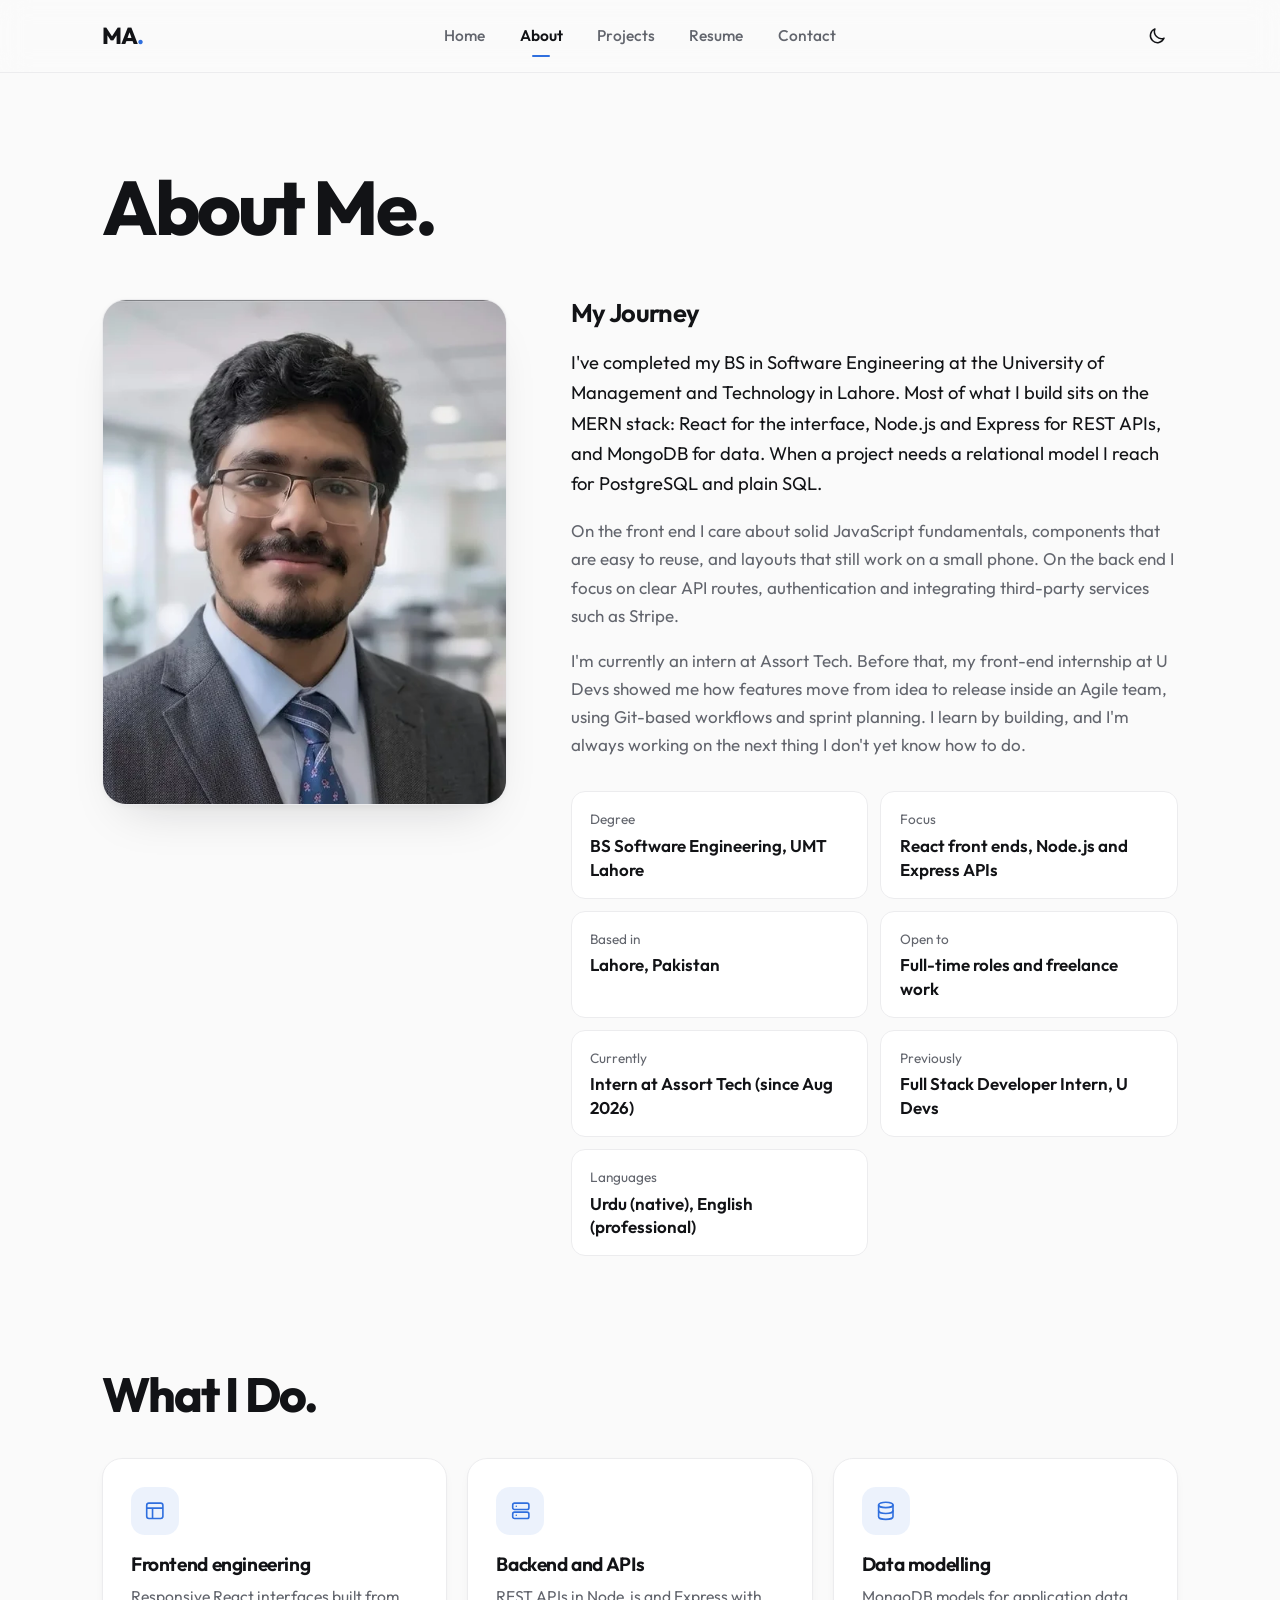
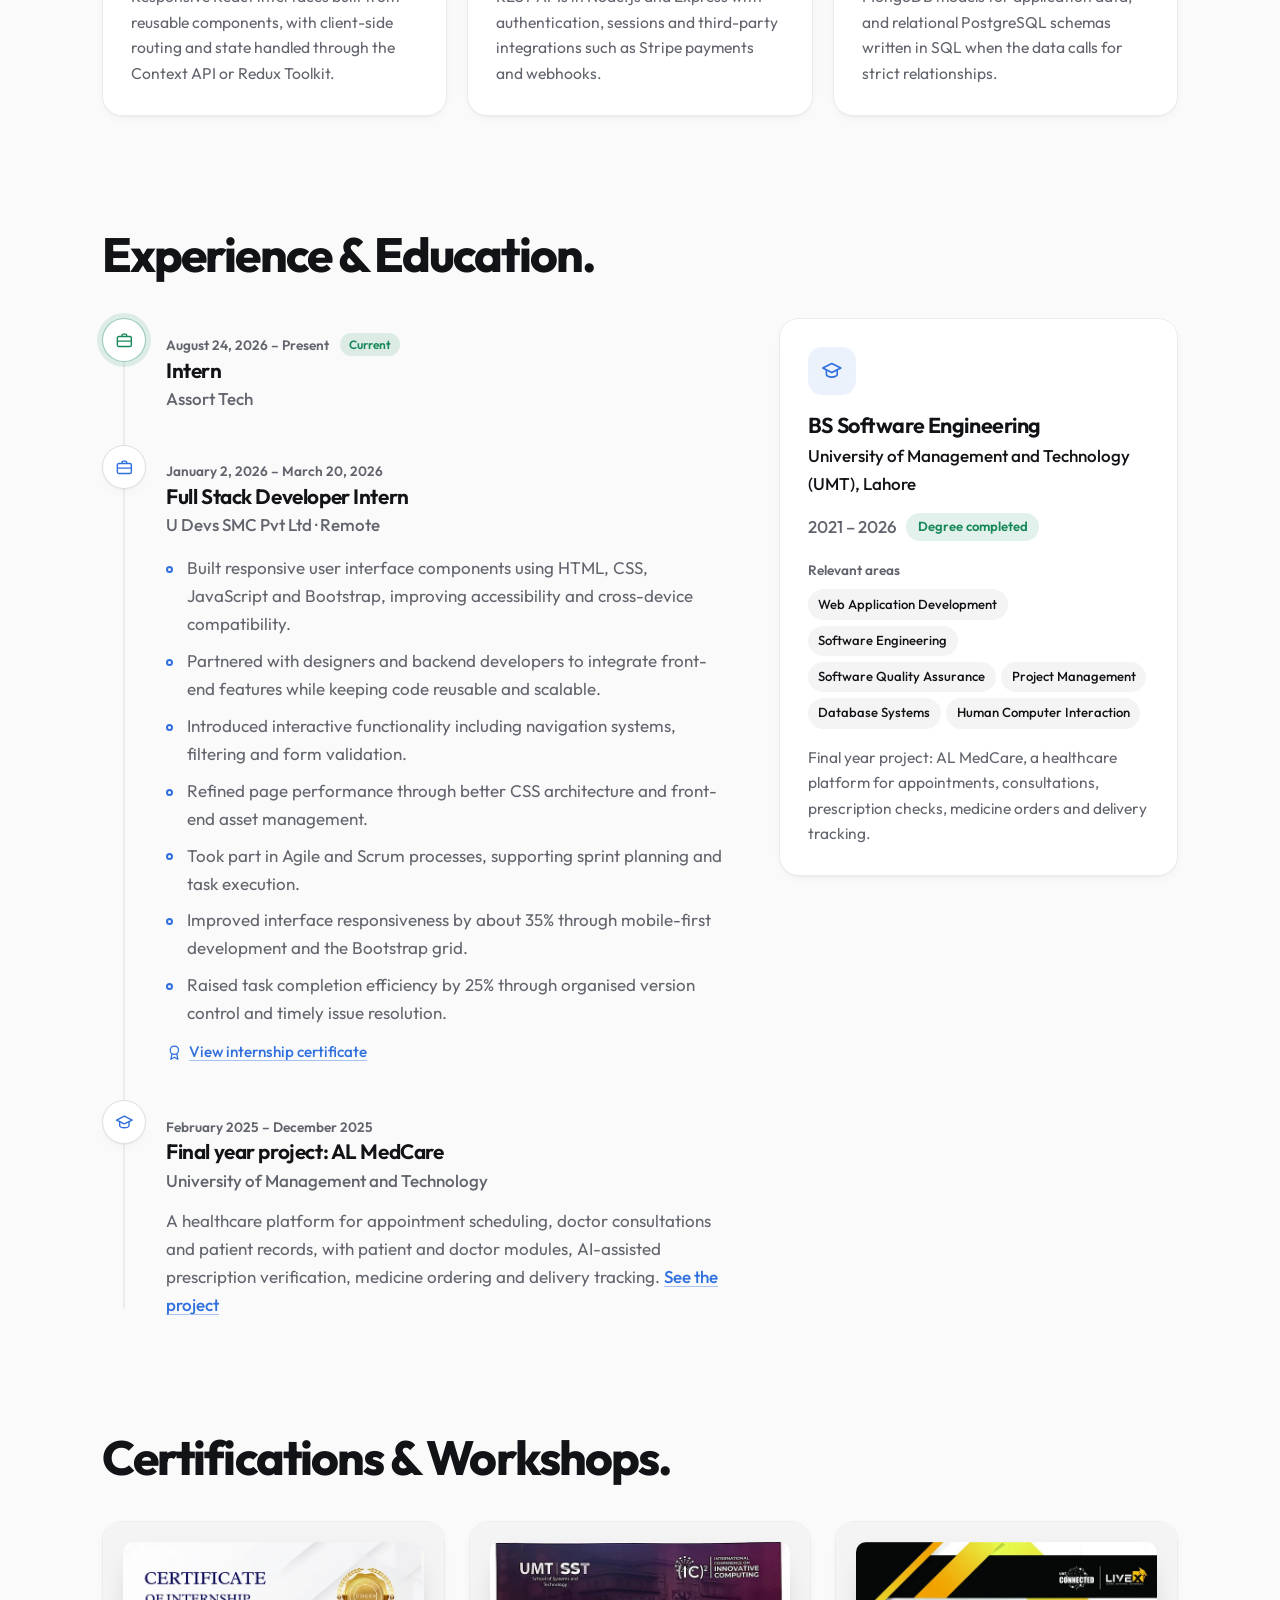
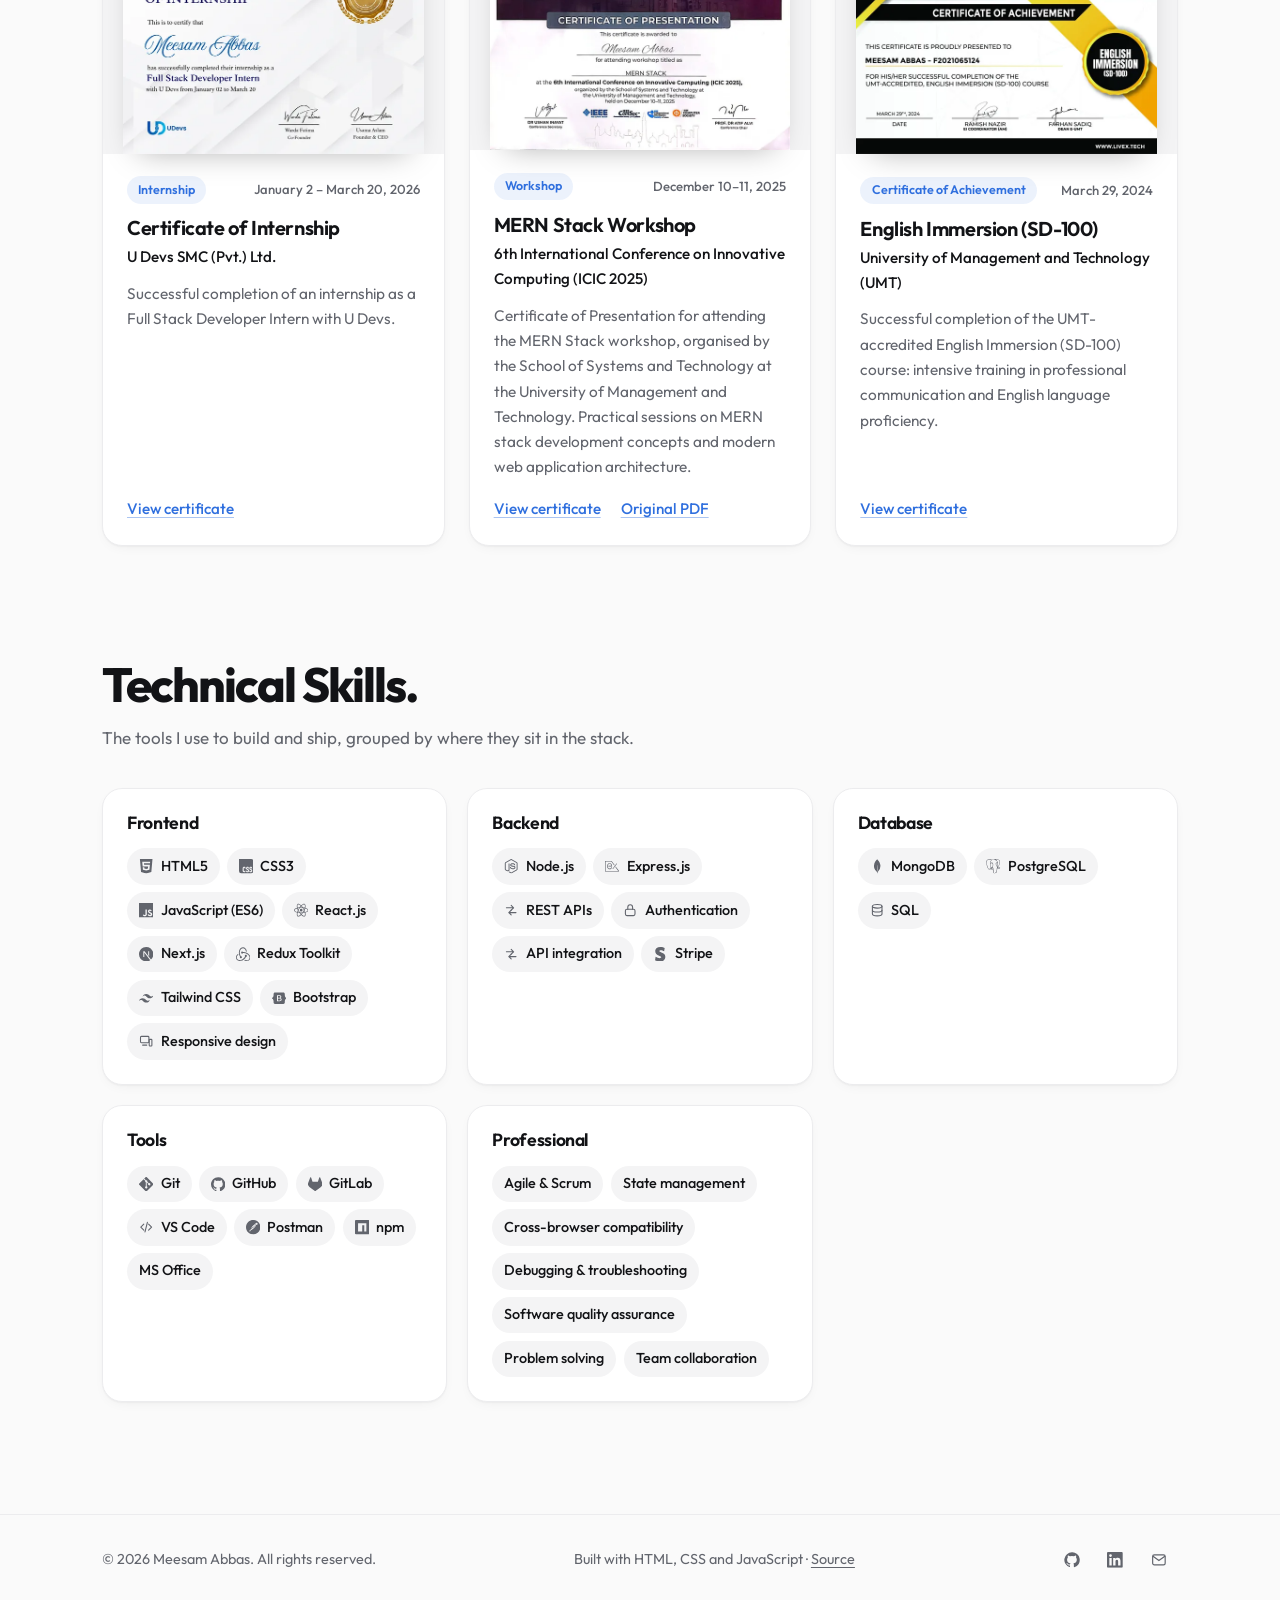
<file: about.html>
<!DOCTYPE html>
<html lang="en" data-theme="light">
  <head>
    <meta charset="UTF-8" />
    <meta name="viewport" content="width=device-width, initial-scale=1" />
    <title>About | Meesam Abbas</title>
    <meta name="description" content="About Meesam Abbas: BS Software Engineering (UMT Lahore, 2021–2026), intern at Assort Tech, former Full Stack Developer Intern at U Devs, certifications, and the technologies he works with." />
    <meta name="author" content="Meesam Abbas" />
    <meta name="theme-color" content="#fafafa" />
    <link rel="canonical" href="https://mesamjafery-hue.github.io/portfolio-site/about.html" />
    <meta property="og:type" content="website" />
    <meta property="og:title" content="About | Meesam Abbas" />
    <meta property="og:description" content="About Meesam Abbas: BS Software Engineering (UMT Lahore, 2021–2026), intern at Assort Tech, former Full Stack Developer Intern at U Devs, certifications, and the technologies he works with." />
    <meta property="og:url" content="https://mesamjafery-hue.github.io/portfolio-site/about.html" />
    <meta property="og:image" content="https://mesamjafery-hue.github.io/portfolio-site/assets/og-image.jpg" />
    <meta property="og:image:width" content="1200" />
    <meta property="og:image:height" content="630" />
    <meta name="twitter:card" content="summary_large_image" />
    <meta name="twitter:title" content="About | Meesam Abbas" />
    <meta name="twitter:image" content="https://mesamjafery-hue.github.io/portfolio-site/assets/og-image.jpg" />
    <link rel="icon" href="assets/favicon.svg" type="image/svg+xml" />
    <link rel="apple-touch-icon" href="assets/apple-touch-icon.png" />
    <link rel="preload" href="assets/fonts/Outfit-Variable.woff2" as="font" type="font/woff2" crossorigin />
    <script>
      (function () {
        var t; try { t = localStorage.getItem("theme"); } catch (e) {}
        document.documentElement.setAttribute("data-theme", t === "dark" ? "dark" : "light");
      })();
    </script>
    <link rel="stylesheet" href="css/styles.css" />
  </head>
  <body data-page="about">
    <!-- Icon sprite: UI icons drawn in Lucide style; technology logos from Simple Icons (CC0) -->
    <svg width="0" height="0" style="position:absolute" aria-hidden="true" focusable="false">
      <symbol id="i-github" viewBox="0 0 24 24"><path fill="currentColor" d="M12 .5a11.5 11.5 0 0 0-3.64 22.41c.58.1.79-.25.79-.56v-2c-3.2.7-3.88-1.37-3.88-1.37-.53-1.33-1.28-1.69-1.28-1.69-1.05-.71.08-.7.08-.7 1.16.08 1.77 1.19 1.77 1.19 1.03 1.77 2.7 1.26 3.36.96.1-.75.4-1.26.73-1.55-2.55-.29-5.24-1.28-5.24-5.69 0-1.26.45-2.28 1.19-3.09-.12-.29-.52-1.46.11-3.05 0 0 .97-.31 3.17 1.18a11 11 0 0 1 5.78 0c2.2-1.49 3.17-1.18 3.17-1.18.63 1.59.23 2.76.11 3.05.74.81 1.19 1.83 1.19 3.09 0 4.42-2.7 5.39-5.26 5.68.41.36.78 1.06.78 2.14v3.17c0 .31.21.67.8.56A11.5 11.5 0 0 0 12 .5Z"/></symbol>
      <symbol id="i-linkedin" viewBox="0 0 24 24"><path fill="currentColor" d="M20.45 20.45h-3.56v-5.57c0-1.33-.03-3.04-1.85-3.04-1.86 0-2.14 1.45-2.14 2.94v5.67H9.35V9h3.41v1.56h.05c.48-.9 1.64-1.85 3.37-1.85 3.6 0 4.27 2.37 4.27 5.46v6.28ZM5.34 7.43a2.06 2.06 0 1 1 0-4.13 2.06 2.06 0 0 1 0 4.13ZM7.12 20.45H3.56V9h3.56v11.45ZM22.22 0H1.77C.79 0 0 .77 0 1.73v20.54C0 23.23.79 24 1.77 24h20.45c.98 0 1.78-.77 1.78-1.73V1.73C24 .77 23.2 0 22.22 0Z"/></symbol>
      <symbol id="i-mail" viewBox="0 0 24 24"><g fill="none" stroke="currentColor" stroke-width="1.8" stroke-linecap="round" stroke-linejoin="round"><rect x="2.5" y="4.5" width="19" height="15" rx="2.5"/><path d="m3 6.5 9 6.5 9-6.5"/></g></symbol>
      <symbol id="i-download" viewBox="0 0 24 24"><g fill="none" stroke="currentColor" stroke-width="1.8" stroke-linecap="round" stroke-linejoin="round"><path d="M12 3.5v12"/><path d="m7 10.5 5 5 5-5"/><path d="M4 20.5h16"/></g></symbol>
      <symbol id="i-external" viewBox="0 0 24 24"><g fill="none" stroke="currentColor" stroke-width="1.8" stroke-linecap="round" stroke-linejoin="round"><path d="M14 4h6v6"/><path d="M20 4 11 13"/><path d="M18 14v4.5a1.5 1.5 0 0 1-1.5 1.5h-11A1.5 1.5 0 0 1 4 18.5v-11A1.5 1.5 0 0 1 5.5 6H10"/></g></symbol>
      <symbol id="i-sun" viewBox="0 0 24 24"><g fill="none" stroke="currentColor" stroke-width="1.8" stroke-linecap="round"><circle cx="12" cy="12" r="4"/><path d="M12 2v2M12 20v2M4.93 4.93l1.41 1.41M17.66 17.66l1.41 1.41M2 12h2M20 12h2M4.93 19.07l1.41-1.41M17.66 6.34l1.41-1.41"/></g></symbol>
      <symbol id="i-moon" viewBox="0 0 24 24"><path fill="none" stroke="currentColor" stroke-width="1.8" stroke-linejoin="round" d="M20.5 14.5A8.5 8.5 0 0 1 9.5 3.5a8.5 8.5 0 1 0 11 11Z"/></symbol>
      <symbol id="i-menu" viewBox="0 0 24 24"><path fill="none" stroke="currentColor" stroke-width="1.8" stroke-linecap="round" d="M4 7h16M4 12h16M4 17h16"/></symbol>
      <symbol id="i-close" viewBox="0 0 24 24"><path fill="none" stroke="currentColor" stroke-width="1.8" stroke-linecap="round" d="M6 6l12 12M18 6 6 18"/></symbol>
      <symbol id="i-pin" viewBox="0 0 24 24"><g fill="none" stroke="currentColor" stroke-width="1.8" stroke-linejoin="round"><path d="M12 21s-7-6.2-7-11.5a7 7 0 0 1 14 0C19 14.8 12 21 12 21Z"/><circle cx="12" cy="9.5" r="2.5"/></g></symbol>
      <symbol id="i-cap" viewBox="0 0 24 24"><g fill="none" stroke="currentColor" stroke-width="1.8" stroke-linejoin="round" stroke-linecap="round"><path d="m2 9 10-5 10 5-10 5L2 9Z"/><path d="M6 11v5c0 1.5 2.7 3 6 3s6-1.5 6-3v-5"/></g></symbol>
      <symbol id="i-briefcase" viewBox="0 0 24 24"><g fill="none" stroke="currentColor" stroke-width="1.8" stroke-linejoin="round"><rect x="3" y="7" width="18" height="13" rx="2"/><path d="M9 7V5.5A1.5 1.5 0 0 1 10.5 4h3A1.5 1.5 0 0 1 15 5.5V7M3 13h18"/></g></symbol>
      <symbol id="si-html5" viewBox="0 0 24 24"><path fill="currentColor" d="M1.5 0h21l-1.91 21.563L11.977 24l-8.564-2.438L1.5 0zm7.031 9.75l-.232-2.718 10.059.003.23-2.622L5.412 4.41l.698 8.01h9.126l-.326 3.426-2.91.804-2.955-.81-.188-2.11H6.248l.33 4.171L12 19.351l5.379-1.443.744-8.157H8.531z"/></symbol>
      <symbol id="si-css" viewBox="0 0 24 24"><path fill="currentColor" d="M0 0v20.16A3.84 3.84 0 0 0 3.84 24h16.32A3.84 3.84 0 0 0 24 20.16V3.84A3.84 3.84 0 0 0 20.16 0Zm14.256 13.08c1.56 0 2.28 1.08 2.304 2.64h-1.608c.024-.288-.048-.6-.144-.84-.096-.192-.288-.264-.552-.264-.456 0-.696.264-.696.84-.024.576.288.888.768 1.08.72.288 1.608.744 1.92 1.296q.432.648.432 1.656c0 1.608-.912 2.592-2.496 2.592-1.656 0-2.4-1.032-2.424-2.688h1.68c0 .792.264 1.176.792 1.176.264 0 .456-.072.552-.24.192-.312.24-1.176-.048-1.512-.312-.408-.912-.6-1.32-.816q-.828-.396-1.224-.936c-.24-.36-.36-.888-.36-1.536 0-1.44.936-2.472 2.424-2.448m5.4 0c1.584 0 2.304 1.08 2.328 2.64h-1.608c0-.288-.048-.6-.168-.84-.096-.192-.264-.264-.528-.264-.48 0-.72.264-.72.84s.288.888.792 1.08c.696.288 1.608.744 1.92 1.296.264.432.408.984.408 1.656.024 1.608-.888 2.592-2.472 2.592-1.68 0-2.424-1.056-2.448-2.688h1.68c0 .744.264 1.176.792 1.176.264 0 .456-.072.552-.24.216-.312.264-1.176-.048-1.512-.288-.408-.888-.6-1.32-.816-.552-.264-.96-.576-1.2-.936s-.36-.888-.36-1.536c-.024-1.44.912-2.472 2.4-2.448m-11.031.018c.711-.006 1.419.198 1.839.63.432.432.672 1.128.648 1.992H9.336c.024-.456-.096-.792-.432-.96-.312-.144-.768-.048-.888.24-.12.264-.192.576-.168.864v3.504c0 .744.264 1.128.768 1.128a.65.65 0 0 0 .552-.264c.168-.24.192-.552.168-.84h1.776c.096 1.632-.984 2.712-2.568 2.688-1.536 0-2.496-.864-2.472-2.472v-4.032c0-.816.24-1.44.696-1.848.432-.408 1.146-.624 1.857-.63"/></symbol>
      <symbol id="si-javascript" viewBox="0 0 24 24"><path fill="currentColor" d="M0 0h24v24H0V0zm22.034 18.276c-.175-1.095-.888-2.015-3.003-2.873-.736-.345-1.554-.585-1.797-1.14-.091-.33-.105-.51-.046-.705.15-.646.915-.84 1.515-.66.39.12.75.42.976.9 1.034-.676 1.034-.676 1.755-1.125-.27-.42-.404-.601-.586-.78-.63-.705-1.469-1.065-2.834-1.034l-.705.089c-.676.165-1.32.525-1.71 1.005-1.14 1.291-.811 3.541.569 4.471 1.365 1.02 3.361 1.244 3.616 2.205.24 1.17-.87 1.545-1.966 1.41-.811-.18-1.26-.586-1.755-1.336l-1.83 1.051c.21.48.45.689.81 1.109 1.74 1.756 6.09 1.666 6.871-1.004.029-.09.24-.705.074-1.65l.046.067zm-8.983-7.245h-2.248c0 1.938-.009 3.864-.009 5.805 0 1.232.063 2.363-.138 2.711-.33.689-1.18.601-1.566.48-.396-.196-.597-.466-.83-.855-.063-.105-.11-.196-.127-.196l-1.825 1.125c.305.63.75 1.172 1.324 1.517.855.51 2.004.675 3.207.405.783-.226 1.458-.691 1.811-1.411.51-.93.402-2.07.397-3.346.012-2.054 0-4.109 0-6.179l.004-.056z"/></symbol>
      <symbol id="si-react" viewBox="0 0 24 24"><path fill="currentColor" d="M14.23 12.004a2.236 2.236 0 0 1-2.235 2.236 2.236 2.236 0 0 1-2.236-2.236 2.236 2.236 0 0 1 2.235-2.236 2.236 2.236 0 0 1 2.236 2.236zm2.648-10.69c-1.346 0-3.107.96-4.888 2.622-1.78-1.653-3.542-2.602-4.887-2.602-.41 0-.783.093-1.106.278-1.375.793-1.683 3.264-.973 6.365C1.98 8.917 0 10.42 0 12.004c0 1.59 1.99 3.097 5.043 4.03-.704 3.113-.39 5.588.988 6.38.32.187.69.275 1.102.275 1.345 0 3.107-.96 4.888-2.624 1.78 1.654 3.542 2.603 4.887 2.603.41 0 .783-.09 1.106-.275 1.374-.792 1.683-3.263.973-6.365C22.02 15.096 24 13.59 24 12.004c0-1.59-1.99-3.097-5.043-4.032.704-3.11.39-5.587-.988-6.38-.318-.184-.688-.277-1.092-.278zm-.005 1.09v.006c.225 0 .406.044.558.127.666.382.955 1.835.73 3.704-.054.46-.142.945-.25 1.44-.96-.236-2.006-.417-3.107-.534-.66-.905-1.345-1.727-2.035-2.447 1.592-1.48 3.087-2.292 4.105-2.295zm-9.77.02c1.012 0 2.514.808 4.11 2.28-.686.72-1.37 1.537-2.02 2.442-1.107.117-2.154.298-3.113.538-.112-.49-.195-.964-.254-1.42-.23-1.868.054-3.32.714-3.707.19-.09.4-.127.563-.132zm4.882 3.05c.455.468.91.992 1.36 1.564-.44-.02-.89-.034-1.345-.034-.46 0-.915.01-1.36.034.44-.572.895-1.096 1.345-1.565zM12 8.1c.74 0 1.477.034 2.202.093.406.582.802 1.203 1.183 1.86.372.64.71 1.29 1.018 1.946-.308.655-.646 1.31-1.013 1.95-.38.66-.773 1.288-1.18 1.87-.728.063-1.466.098-2.21.098-.74 0-1.477-.035-2.202-.093-.406-.582-.802-1.204-1.183-1.86-.372-.64-.71-1.29-1.018-1.946.303-.657.646-1.313 1.013-1.954.38-.66.773-1.286 1.18-1.868.728-.064 1.466-.098 2.21-.098zm-3.635.254c-.24.377-.48.763-.704 1.16-.225.39-.435.782-.635 1.174-.265-.656-.49-1.31-.676-1.947.64-.15 1.315-.283 2.015-.386zm7.26 0c.695.103 1.365.23 2.006.387-.18.632-.405 1.282-.66 1.933-.2-.39-.41-.783-.64-1.174-.225-.392-.465-.774-.705-1.146zm3.063.675c.484.15.944.317 1.375.498 1.732.74 2.852 1.708 2.852 2.476-.005.768-1.125 1.74-2.857 2.475-.42.18-.88.342-1.355.493-.28-.958-.646-1.956-1.1-2.98.45-1.017.81-2.01 1.085-2.964zm-13.395.004c.278.96.645 1.957 1.1 2.98-.45 1.017-.812 2.01-1.086 2.964-.484-.15-.944-.318-1.37-.5-1.732-.737-2.852-1.706-2.852-2.474 0-.768 1.12-1.742 2.852-2.476.42-.18.88-.342 1.356-.494zm11.678 4.28c.265.657.49 1.312.676 1.948-.64.157-1.316.29-2.016.39.24-.375.48-.762.705-1.158.225-.39.435-.788.636-1.18zm-9.945.02c.2.392.41.783.64 1.175.23.39.465.772.705 1.143-.695-.102-1.365-.23-2.006-.386.18-.63.406-1.282.66-1.933zM17.92 16.32c.112.493.2.968.254 1.423.23 1.868-.054 3.32-.714 3.708-.147.09-.338.128-.563.128-1.012 0-2.514-.807-4.11-2.28.686-.72 1.37-1.536 2.02-2.44 1.107-.118 2.154-.3 3.113-.54zm-11.83.01c.96.234 2.006.415 3.107.532.66.905 1.345 1.727 2.035 2.446-1.595 1.483-3.092 2.295-4.11 2.295-.22-.005-.406-.05-.553-.132-.666-.38-.955-1.834-.73-3.703.054-.46.142-.944.25-1.438zm4.56.64c.44.02.89.034 1.345.034.46 0 .915-.01 1.36-.034-.44.572-.895 1.095-1.345 1.565-.455-.47-.91-.993-1.36-1.565z"/></symbol>
      <symbol id="si-nextdotjs" viewBox="0 0 24 24"><path fill="currentColor" d="M18.665 21.978C16.758 23.255 14.465 24 12 24 5.377 24 0 18.623 0 12S5.377 0 12 0s12 5.377 12 12c0 3.583-1.574 6.801-4.067 9.001L9.219 7.2H7.2v9.596h1.615V9.251l9.85 12.727Zm-3.332-8.533 1.6 2.061V7.2h-1.6v6.245Z"/></symbol>
      <symbol id="si-redux" viewBox="0 0 24 24"><path fill="currentColor" d="M16.634 16.504c.87-.075 1.543-.84 1.5-1.754-.047-.914-.796-1.648-1.709-1.648h-.061a1.71 1.71 0 00-1.648 1.769c.03.479.226.869.494 1.153-1.048 2.038-2.621 3.536-5.005 4.795-1.603.838-3.296 1.154-4.944.93-1.378-.195-2.456-.81-3.116-1.799-.988-1.499-1.078-3.116-.255-4.734.6-1.17 1.499-2.023 2.099-2.443a9.96 9.96 0 01-.42-1.543C-.868 14.408-.416 18.752.932 20.805c1.004 1.498 3.057 2.456 5.304 2.456.6 0 1.23-.044 1.843-.194 3.897-.749 6.848-3.086 8.541-6.532zm5.348-3.746c-2.32-2.728-5.738-4.226-9.634-4.226h-.51c-.253-.554-.837-.899-1.498-.899h-.045c-.943 0-1.678.81-1.647 1.753.03.898.794 1.648 1.708 1.648h.074a1.69 1.69 0 001.499-1.049h.555c2.309 0 4.495.674 6.488 1.992 1.527 1.005 2.622 2.323 3.237 3.897.538 1.288.509 2.547-.045 3.597-.855 1.647-2.294 2.517-4.196 2.517-1.199 0-2.367-.375-2.967-.644-.36.298-.96.793-1.394 1.093 1.318.598 2.652.943 3.94.943 2.922 0 5.094-1.647 5.919-3.236.898-1.798.824-4.824-1.47-7.416zM6.49 17.042c.03.899.793 1.648 1.708 1.648h.06a1.688 1.688 0 001.648-1.768c0-.9-.779-1.647-1.693-1.647h-.06c-.06 0-.15 0-.226.029-1.243-2.098-1.768-4.347-1.572-6.772.12-1.828.72-3.417 1.797-4.735.9-1.124 2.593-1.68 3.747-1.708 3.236-.061 4.585 3.971 4.689 5.574l1.498.45C17.741 3.197 14.686.62 11.764.62 9.02.62 6.49 2.613 5.47 5.535 4.077 9.43 4.991 13.177 6.7 16.174c-.15.195-.24.539-.21.868z"/></symbol>
      <symbol id="si-tailwindcss" viewBox="0 0 24 24"><path fill="currentColor" d="M12.001,4.8c-3.2,0-5.2,1.6-6,4.8c1.2-1.6,2.6-2.2,4.2-1.8c0.913,0.228,1.565,0.89,2.288,1.624 C13.666,10.618,15.027,12,18.001,12c3.2,0,5.2-1.6,6-4.8c-1.2,1.6-2.6,2.2-4.2,1.8c-0.913-0.228-1.565-0.89-2.288-1.624 C16.337,6.182,14.976,4.8,12.001,4.8z M6.001,12c-3.2,0-5.2,1.6-6,4.8c1.2-1.6,2.6-2.2,4.2-1.8c0.913,0.228,1.565,0.89,2.288,1.624 c1.177,1.194,2.538,2.576,5.512,2.576c3.2,0,5.2-1.6,6-4.8c-1.2,1.6-2.6,2.2-4.2,1.8c-0.913-0.228-1.565-0.89-2.288-1.624 C10.337,13.382,8.976,12,6.001,12z"/></symbol>
      <symbol id="si-bootstrap" viewBox="0 0 24 24"><path fill="currentColor" d="M11.77 11.24H9.956V8.202h2.152c1.17 0 1.834.522 1.834 1.466 0 1.008-.773 1.572-2.174 1.572zm.324 1.206H9.957v3.348h2.231c1.459 0 2.232-.585 2.232-1.685s-.795-1.663-2.326-1.663zM24 11.39v1.218c-1.128.108-1.817.944-2.226 2.268-.407 1.319-.463 2.937-.42 4.186.045 1.3-.968 2.5-2.337 2.5H4.985c-1.37 0-2.383-1.2-2.337-2.5.043-1.249-.013-2.867-.42-4.186-.41-1.324-1.1-2.16-2.228-2.268V11.39c1.128-.108 1.819-.944 2.227-2.268.408-1.319.464-2.937.42-4.186-.045-1.3.968-2.5 2.338-2.5h14.032c1.37 0 2.382 1.2 2.337 2.5-.043 1.249.013 2.867.42 4.186.409 1.324 1.098 2.16 2.226 2.268zm-7.927 2.817c0-1.354-.953-2.333-2.368-2.488v-.057c1.04-.169 1.856-1.135 1.856-2.213 0-1.537-1.213-2.538-3.062-2.538h-4.16v10.172h4.181c2.218 0 3.553-1.086 3.553-2.876z"/></symbol>
      <symbol id="si-nodedotjs" viewBox="0 0 24 24"><path fill="currentColor" d="M11.998,24c-0.321,0-0.641-0.084-0.922-0.247l-2.936-1.737c-0.438-0.245-0.224-0.332-0.08-0.383 c0.585-0.203,0.703-0.25,1.328-0.604c0.065-0.037,0.151-0.023,0.218,0.017l2.256,1.339c0.082,0.045,0.197,0.045,0.272,0l8.795-5.076 c0.082-0.047,0.134-0.141,0.134-0.238V6.921c0-0.099-0.053-0.192-0.137-0.242l-8.791-5.072c-0.081-0.047-0.189-0.047-0.271,0 L3.075,6.68C2.99,6.729,2.936,6.825,2.936,6.921v10.15c0,0.097,0.054,0.189,0.139,0.235l2.409,1.392 c1.307,0.654,2.108-0.116,2.108-0.89V7.787c0-0.142,0.114-0.253,0.256-0.253h1.115c0.139,0,0.255,0.112,0.255,0.253v10.021 c0,1.745-0.95,2.745-2.604,2.745c-0.508,0-0.909,0-2.026-0.551L2.28,18.675c-0.57-0.329-0.922-0.945-0.922-1.604V6.921 c0-0.659,0.353-1.275,0.922-1.603l8.795-5.082c0.557-0.315,1.296-0.315,1.848,0l8.794,5.082c0.57,0.329,0.924,0.944,0.924,1.603 v10.15c0,0.659-0.354,1.273-0.924,1.604l-8.794,5.078C12.643,23.916,12.324,24,11.998,24z M19.099,13.993 c0-1.9-1.284-2.406-3.987-2.763c-2.731-0.361-3.009-0.548-3.009-1.187c0-0.528,0.235-1.233,2.258-1.233 c1.807,0,2.473,0.389,2.747,1.607c0.024,0.115,0.129,0.199,0.247,0.199h1.141c0.071,0,0.138-0.031,0.186-0.081 c0.048-0.054,0.074-0.123,0.067-0.196c-0.177-2.098-1.571-3.076-4.388-3.076c-2.508,0-4.004,1.058-4.004,2.833 c0,1.925,1.488,2.457,3.895,2.695c2.88,0.282,3.103,0.703,3.103,1.269c0,0.983-0.789,1.402-2.642,1.402 c-2.327,0-2.839-0.584-3.011-1.742c-0.02-0.124-0.126-0.215-0.253-0.215h-1.137c-0.141,0-0.254,0.112-0.254,0.253 c0,1.482,0.806,3.248,4.655,3.248C17.501,17.007,19.099,15.91,19.099,13.993z"/></symbol>
      <symbol id="si-express" viewBox="0 0 24 24"><path fill="currentColor" d="M12.262 16.666h1.146l6.975-9.325H19.22zm9.778 1.441v.004l-4.334-5.706-.557.74 4.873 6.682H.945V4.173h9.505l5.026 6.7.574-.772-4.374-5.928h.003l-.719-.945H0v17.544h24zM10.917 8.705a3.8 3.8 0 0 0-1.292-1.183q-.796-.45-1.916-.45c-.746 0-1.37.14-1.906.424a3.76 3.76 0 0 0-1.31 1.12 4.9 4.9 0 0 0-.75 1.581 7.17 7.17 0 0 0 0 3.696c.148.567.402 1.101.75 1.573a3.5 3.5 0 0 0 1.31 1.066q.803.39 1.906.389 1.77 0 2.739-.868.966-.867 1.328-2.457h-1.139q-.271 1.084-.977 1.734-.704.651-1.952.65-.812 0-1.392-.342a3.1 3.1 0 0 1-.957-.869 3.5 3.5 0 0 1-.551-1.182 5 5 0 0 1-.17-1.133 9 9 0 0 0-.015-.286 4.5 4.5 0 0 1 .015-.829c.047-.418.147-.83.296-1.223A3.7 3.7 0 0 1 5.54 9.05a2.9 2.9 0 0 1 .922-.742q.541-.28 1.246-.28c.47 0 .869.093 1.23.28q.541.281.922.742.379.461.587 1.057t.225 1.246H5.625l.004.957h6.182a7.3 7.3 0 0 0-.18-1.924 4.9 4.9 0 0 0-.715-1.68z"/></symbol>
      <symbol id="si-mongodb" viewBox="0 0 24 24"><path fill="currentColor" d="M17.193 9.555c-1.264-5.58-4.252-7.414-4.573-8.115-.28-.394-.53-.954-.735-1.44-.036.495-.055.685-.523 1.184-.723.566-4.438 3.682-4.74 10.02-.282 5.912 4.27 9.435 4.888 9.884l.07.05A73.49 73.49 0 0111.91 24h.481c.114-1.032.284-2.056.51-3.07.417-.296.604-.463.85-.693a11.342 11.342 0 003.639-8.464c.01-.814-.103-1.662-.197-2.218zm-5.336 8.195s0-8.291.275-8.29c.213 0 .49 10.695.49 10.695-.381-.045-.765-1.76-.765-2.405z"/></symbol>
      <symbol id="si-postgresql" viewBox="0 0 24 24"><path fill="currentColor" d="M23.5594 14.7228a.5269.5269 0 0 0-.0563-.1191c-.139-.2632-.4768-.3418-1.0074-.2321-1.6533.3411-2.2935.1312-2.5256-.0191 1.342-2.0482 2.445-4.522 3.0411-6.8297.2714-1.0507.7982-3.5237.1222-4.7316a1.5641 1.5641 0 0 0-.1509-.235C21.6931.9086 19.8007.0248 17.5099.0005c-1.4947-.0158-2.7705.3461-3.1161.4794a9.449 9.449 0 0 0-.5159-.0816 8.044 8.044 0 0 0-1.3114-.1278c-1.1822-.0184-2.2038.2642-3.0498.8406-.8573-.3211-4.7888-1.645-7.2219.0788C.9359 2.1526.3086 3.8733.4302 6.3043c.0409.818.5069 3.334 1.2423 5.7436.4598 1.5065.9387 2.7019 1.4334 3.582.553.9942 1.1259 1.5933 1.7143 1.7895.4474.1491 1.1327.1441 1.8581-.7279.8012-.9635 1.5903-1.8258 1.9446-2.2069.4351.2355.9064.3625 1.39.3772a.0569.0569 0 0 0 .0004.0041 11.0312 11.0312 0 0 0-.2472.3054c-.3389.4302-.4094.5197-1.5002.7443-.3102.064-1.1344.2339-1.1464.8115-.0025.1224.0329.2309.0919.3268.2269.4231.9216.6097 1.015.6331 1.3345.3335 2.5044.092 3.3714-.6787-.017 2.231.0775 4.4174.3454 5.0874.2212.5529.7618 1.9045 2.4692 1.9043.2505 0 .5263-.0291.8296-.0941 1.7819-.3821 2.5557-1.1696 2.855-2.9059.1503-.8707.4016-2.8753.5388-4.1012.0169-.0703.0357-.1207.057-.1362.0007-.0005.0697-.0471.4272.0307a.3673.3673 0 0 0 .0443.0068l.2539.0223.0149.001c.8468.0384 1.9114-.1426 2.5312-.4308.6438-.2988 1.8057-1.0323 1.5951-1.6698zM2.371 11.8765c-.7435-2.4358-1.1779-4.8851-1.2123-5.5719-.1086-2.1714.4171-3.6829 1.5623-4.4927 1.8367-1.2986 4.8398-.5408 6.108-.13-.0032.0032-.0066.0061-.0098.0094-2.0238 2.044-1.9758 5.536-1.9708 5.7495-.0002.0823.0066.1989.0162.3593.0348.5873.0996 1.6804-.0735 2.9184-.1609 1.1504.1937 2.2764.9728 3.0892.0806.0841.1648.1631.2518.2374-.3468.3714-1.1004 1.1926-1.9025 2.1576-.5677.6825-.9597.5517-1.0886.5087-.3919-.1307-.813-.5871-1.2381-1.3223-.4796-.839-.9635-2.0317-1.4155-3.5126zm6.0072 5.0871c-.1711-.0428-.3271-.1132-.4322-.1772.0889-.0394.2374-.0902.4833-.1409 1.2833-.2641 1.4815-.4506 1.9143-1.0002.0992-.126.2116-.2687.3673-.4426a.3549.3549 0 0 0 .0737-.1298c.1708-.1513.2724-.1099.4369-.0417.156.0646.3078.26.3695.4752.0291.1016.0619.2945-.0452.4444-.9043 1.2658-2.2216 1.2494-3.1676 1.0128zm2.094-3.988-.0525.141c-.133.3566-.2567.6881-.3334 1.003-.6674-.0021-1.3168-.2872-1.8105-.8024-.6279-.6551-.9131-1.5664-.7825-2.5004.1828-1.3079.1153-2.4468.079-3.0586-.005-.0857-.0095-.1607-.0122-.2199.2957-.2621 1.6659-.9962 2.6429-.7724.4459.1022.7176.4057.8305.928.5846 2.7038.0774 3.8307-.3302 4.7363-.084.1866-.1633.3629-.2311.5454zm7.3637 4.5725c-.0169.1768-.0358.376-.0618.5959l-.146.4383a.3547.3547 0 0 0-.0182.1077c-.0059.4747-.054.6489-.115.8693-.0634.2292-.1353.4891-.1794 1.0575-.11 1.4143-.8782 2.2267-2.4172 2.5565-1.5155.3251-1.7843-.4968-2.0212-1.2217a6.5824 6.5824 0 0 0-.0769-.2266c-.2154-.5858-.1911-1.4119-.1574-2.5551.0165-.5612-.0249-1.9013-.3302-2.6462.0044-.2932.0106-.5909.019-.8918a.3529.3529 0 0 0-.0153-.1126 1.4927 1.4927 0 0 0-.0439-.208c-.1226-.4283-.4213-.7866-.7797-.9351-.1424-.059-.4038-.1672-.7178-.0869.067-.276.1831-.5875.309-.9249l.0529-.142c.0595-.16.134-.3257.213-.5012.4265-.9476 1.0106-2.2453.3766-5.1772-.2374-1.0981-1.0304-1.6343-2.2324-1.5098-.7207.0746-1.3799.3654-1.7088.5321a5.6716 5.6716 0 0 0-.1958.1041c.0918-1.1064.4386-3.1741 1.7357-4.4823a4.0306 4.0306 0 0 1 .3033-.276.3532.3532 0 0 0 .1447-.0644c.7524-.5706 1.6945-.8506 2.802-.8325.4091.0067.8017.0339 1.1742.081 1.939.3544 3.2439 1.4468 4.0359 2.3827.8143.9623 1.2552 1.9315 1.4312 2.4543-1.3232-.1346-2.2234.1268-2.6797.779-.9926 1.4189.543 4.1729 1.2811 5.4964.1353.2426.2522.4522.2889.5413.2403.5825.5515.9713.7787 1.2552.0696.087.1372.1714.1885.245-.4008.1155-1.1208.3825-1.0552 1.717-.0123.1563-.0423.4469-.0834.8148-.0461.2077-.0702.4603-.0994.7662zm.8905-1.6211c-.0405-.8316.2691-.9185.5967-1.0105a2.8566 2.8566 0 0 0 .135-.0406 1.202 1.202 0 0 0 .1342.103c.5703.3765 1.5823.4213 3.0068.1344-.2016.1769-.5189.3994-.9533.6011-.4098.1903-1.0957.333-1.7473.3636-.7197.0336-1.0859-.0807-1.1721-.151zm.5695-9.2712c-.0059.3508-.0542.6692-.1054 1.0017-.055.3576-.112.7274-.1264 1.1762-.0142.4368.0404.8909.0932 1.3301.1066.887.216 1.8003-.2075 2.7014a3.5272 3.5272 0 0 1-.1876-.3856c-.0527-.1276-.1669-.3326-.3251-.6162-.6156-1.1041-2.0574-3.6896-1.3193-4.7446.3795-.5427 1.3408-.5661 2.1781-.463zm.2284 7.0137a12.3762 12.3762 0 0 0-.0853-.1074l-.0355-.0444c.7262-1.1995.5842-2.3862.4578-3.4385-.0519-.4318-.1009-.8396-.0885-1.2226.0129-.4061.0666-.7543.1185-1.0911.0639-.415.1288-.8443.1109-1.3505.0134-.0531.0188-.1158.0118-.1902-.0457-.4855-.5999-1.938-1.7294-3.253-.6076-.7073-1.4896-1.4972-2.6889-2.0395.5251-.1066 1.2328-.2035 2.0244-.1859 2.0515.0456 3.6746.8135 4.8242 2.2824a.908.908 0 0 1 .0667.1002c.7231 1.3556-.2762 6.2751-2.9867 10.5405zm-8.8166-6.1162c-.025.1794-.3089.4225-.6211.4225a.5821.5821 0 0 1-.0809-.0056c-.1873-.026-.3765-.144-.5059-.3156-.0458-.0605-.1203-.178-.1055-.2844.0055-.0401.0261-.0985.0925-.1488.1182-.0894.3518-.1226.6096-.0867.3163.0441.6426.1938.6113.4186zm7.9305-.4114c.0111.0792-.049.201-.1531.3102-.0683.0717-.212.1961-.4079.2232a.5456.5456 0 0 1-.075.0052c-.2935 0-.5414-.2344-.5607-.3717-.024-.1765.2641-.3106.5611-.352.297-.0414.6111.0088.6356.1851z"/></symbol>
      <symbol id="si-git" viewBox="0 0 24 24"><path fill="currentColor" d="M13.09 23.549a1.54 1.54 0 0 1-2.18 0L.451 13.089a1.54 1.54 0 0 1 0-2.179l7.191-7.19 2.733 2.733a1.85 1.85 0 0 0 .964 2.326v6.66a1.849 1.849 0 1 0 1.54 0V8.957l2.508 2.508a1.85 1.85 0 1 0 1.09-1.09l-2.634-2.634a1.85 1.85 0 0 0-2.378-2.377L8.73 2.63 10.91.451a1.54 1.54 0 0 1 2.179 0l10.459 10.46a1.54 1.54 0 0 1 0 2.179z"/></symbol>
      <symbol id="si-github" viewBox="0 0 24 24"><path fill="currentColor" d="M12 .297c-6.63 0-12 5.373-12 12 0 5.303 3.438 9.8 8.205 11.385.6.113.82-.258.82-.577 0-.285-.01-1.04-.015-2.04-3.338.724-4.042-1.61-4.042-1.61C4.422 18.07 3.633 17.7 3.633 17.7c-1.087-.744.084-.729.084-.729 1.205.084 1.838 1.236 1.838 1.236 1.07 1.835 2.809 1.305 3.495.998.108-.776.417-1.305.76-1.605-2.665-.3-5.466-1.332-5.466-5.93 0-1.31.465-2.38 1.235-3.22-.135-.303-.54-1.523.105-3.176 0 0 1.005-.322 3.3 1.23.96-.267 1.98-.399 3-.405 1.02.006 2.04.138 3 .405 2.28-1.552 3.285-1.23 3.285-1.23.645 1.653.24 2.873.12 3.176.765.84 1.23 1.91 1.23 3.22 0 4.61-2.805 5.625-5.475 5.92.42.36.81 1.096.81 2.22 0 1.606-.015 2.896-.015 3.286 0 .315.21.69.825.57C20.565 22.092 24 17.592 24 12.297c0-6.627-5.373-12-12-12"/></symbol>
      <symbol id="si-gitlab" viewBox="0 0 24 24"><path fill="currentColor" d="m23.6004 9.5927-.0337-.0862L20.3.9814a.851.851 0 0 0-.3362-.405.8748.8748 0 0 0-.9997.0539.8748.8748 0 0 0-.29.4399l-2.2055 6.748H7.5375l-2.2057-6.748a.8573.8573 0 0 0-.29-.4412.8748.8748 0 0 0-.9997-.0537.8585.8585 0 0 0-.3362.4049L.4332 9.5015l-.0325.0862a6.0657 6.0657 0 0 0 2.0119 7.0105l.0113.0087.03.0213 4.976 3.7264 2.462 1.8633 1.4995 1.1321a1.0085 1.0085 0 0 0 1.2197 0l1.4995-1.1321 2.4619-1.8633 5.006-3.7489.0125-.01a6.0682 6.0682 0 0 0 2.0094-7.003z"/></symbol>
      <symbol id="si-postman" viewBox="0 0 24 24"><path fill="currentColor" d="M13.527.099C6.955-.744.942 3.9.099 10.473c-.843 6.572 3.8 12.584 10.373 13.428 6.573.843 12.587-3.801 13.428-10.374C24.744 6.955 20.101.943 13.527.099zm2.471 7.485a.855.855 0 0 0-.593.25l-4.453 4.453-.307-.307-.643-.643c4.389-4.376 5.18-4.418 5.996-3.753zm-4.863 4.861l4.44-4.44a.62.62 0 1 1 .847.903l-4.699 4.125-.588-.588zm.33.694l-1.1.238a.06.06 0 0 1-.067-.032.06.06 0 0 1 .01-.073l.645-.645.512.512zm-2.803-.459l1.172-1.172.879.878-1.979.426a.074.074 0 0 1-.085-.039.072.072 0 0 1 .013-.093zm-3.646 6.058a.076.076 0 0 1-.069-.083.077.077 0 0 1 .022-.046h.002l.946-.946 1.222 1.222-2.123-.147zm2.425-1.256a.228.228 0 0 0-.117.256l.203.865a.125.125 0 0 1-.211.117h-.003l-.934-.934-.294-.295 3.762-3.758 1.82-.393.874.874c-1.255 1.102-2.971 2.201-5.1 3.268zm5.279-3.428h-.002l-.839-.839 4.699-4.125a.952.952 0 0 0 .119-.127c-.148 1.345-2.029 3.245-3.977 5.091zm3.657-6.46l-.003-.002a1.822 1.822 0 0 1 2.459-2.684l-1.61 1.613a.119.119 0 0 0 0 .169l1.247 1.247a1.817 1.817 0 0 1-2.093-.343zm2.578 0a1.714 1.714 0 0 1-.271.218h-.001l-1.207-1.207 1.533-1.533c.661.72.637 1.832-.054 2.522zM18.855 6.05a.143.143 0 0 0-.053.157.416.416 0 0 1-.053.45.14.14 0 0 0 .023.197.141.141 0 0 0 .084.03.14.14 0 0 0 .106-.05.691.691 0 0 0 .087-.751.138.138 0 0 0-.194-.033z"/></symbol>
      <symbol id="si-npm" viewBox="0 0 24 24"><path fill="currentColor" d="M1.763 0C.786 0 0 .786 0 1.763v20.474C0 23.214.786 24 1.763 24h20.474c.977 0 1.763-.786 1.763-1.763V1.763C24 .786 23.214 0 22.237 0zM5.13 5.323l13.837.019-.009 13.836h-3.464l.01-10.382h-3.456L12.04 19.17H5.113z"/></symbol>
      <symbol id="si-stripe" viewBox="0 0 24 24"><path fill="currentColor" d="M13.976 9.15c-2.172-.806-3.356-1.426-3.356-2.409 0-.831.683-1.305 1.901-1.305 2.227 0 4.515.858 6.09 1.631l.89-5.494C18.252.975 15.697 0 12.165 0 9.667 0 7.589.654 6.104 1.872 4.56 3.147 3.757 4.992 3.757 7.218c0 4.039 2.467 5.76 6.476 7.219 2.585.92 3.445 1.574 3.445 2.583 0 .98-.84 1.545-2.354 1.545-1.875 0-4.965-.921-6.99-2.109l-.9 5.555C5.175 22.99 8.385 24 11.714 24c2.641 0 4.843-.624 6.328-1.813 1.664-1.305 2.525-3.236 2.525-5.732 0-4.128-2.524-5.851-6.594-7.305h.003z"/></symbol>
      <symbol id="i-code" viewBox="0 0 24 24"><g fill="none" stroke="currentColor" stroke-width="1.8" stroke-linecap="round" stroke-linejoin="round"><path d="m8 7-5 5 5 5M16 7l5 5-5 5M14 4l-4 16"/></g></symbol>
      <symbol id="i-db" viewBox="0 0 24 24"><g fill="none" stroke="currentColor" stroke-width="1.8" stroke-linecap="round"><ellipse cx="12" cy="5.5" rx="8" ry="3"/><path d="M4 5.5v13c0 1.66 3.58 3 8 3s8-1.34 8-3v-13"/><path d="M4 12c0 1.66 3.58 3 8 3s8-1.34 8-3"/></g></symbol>
      <symbol id="i-api" viewBox="0 0 24 24"><g fill="none" stroke="currentColor" stroke-width="1.8" stroke-linecap="round" stroke-linejoin="round"><path d="M4 8h12M12 4l4 4-4 4"/><path d="M20 16H8M12 12l-4 4 4 4"/></g></symbol>
      <symbol id="i-lock" viewBox="0 0 24 24"><g fill="none" stroke="currentColor" stroke-width="1.8" stroke-linecap="round" stroke-linejoin="round"><rect x="4" y="10.5" width="16" height="10.5" rx="2.5"/><path d="M8 10.5V7a4 4 0 0 1 8 0v3.5"/></g></symbol>
      <symbol id="i-devices" viewBox="0 0 24 24"><g fill="none" stroke="currentColor" stroke-width="1.8" stroke-linecap="round" stroke-linejoin="round"><rect x="2.5" y="4" width="14" height="10.5" rx="1.5"/><path d="M6 18.5h7"/><rect x="17" y="9" width="4.5" height="11" rx="1.2"/></g></symbol>
      <symbol id="i-layout" viewBox="0 0 24 24"><g fill="none" stroke="currentColor" stroke-width="1.8" stroke-linejoin="round"><rect x="3" y="3.5" width="18" height="17" rx="2.5"/><path d="M3 9h18M9.5 9v11.5"/></g></symbol>
      <symbol id="i-server" viewBox="0 0 24 24"><g fill="none" stroke="currentColor" stroke-width="1.8" stroke-linecap="round" stroke-linejoin="round"><rect x="3" y="3.5" width="18" height="7" rx="2"/><rect x="3" y="13.5" width="18" height="7" rx="2"/><path d="M7 7h.01M7 17h.01"/></g></symbol>
      <symbol id="i-arrow-right" viewBox="0 0 24 24"><path fill="none" stroke="currentColor" stroke-width="1.8" stroke-linecap="round" stroke-linejoin="round" d="M5 12h14M13 6l6 6-6 6"/></symbol>
      <symbol id="si-reactrouter" viewBox="0 0 24 24"><path fill="currentColor" d="M12.118 5.466a2.306 2.306 0 00-.623.08c-.278.067-.702.332-.953.583-.41.423-.49.609-.662 1.469-.08.423.41 1.43.847 1.734.45.317 1.085.502 2.065.608 1.429.16 1.84.636 1.84 2.197 0 1.377-.385 1.747-1.96 1.906-1.707.172-2.58.834-2.765 2.117-.106.781.41 1.76 1.125 2.091 1.627.768 3.15-.198 3.467-2.196.211-1.284.622-1.642 1.998-1.747 1.588-.133 2.409-.675 2.713-1.787.278-1.02-.304-2.157-1.297-2.554-.264-.106-.873-.238-1.35-.291-1.495-.16-1.879-.424-2.038-1.39-.225-1.337-.317-1.562-.794-2.09a2.174 2.174 0 00-1.613-.73zm-4.785 4.36a2.145 2.145 0 00-.497.048c-1.469.318-2.17 2.051-1.35 3.295 1.178 1.774 3.944.953 3.97-1.177.012-1.193-.98-2.143-2.123-2.166zM2.089 14.19a2.22 2.22 0 00-.427.052c-2.158.476-2.237 3.626-.106 4.182.53.145.582.145 1.111.013 1.191-.318 1.866-1.456 1.549-2.607-.278-1.02-1.144-1.664-2.127-1.64zm19.824.008c-.233.002-.477.058-.784.162-1.39.477-1.866 2.092-.98 3.336.557.794 1.96 1.058 2.82.516 1.416-.874 1.363-3.057-.093-3.746-.38-.186-.663-.271-.963-.268z"/></symbol>
      <symbol id="si-vite" viewBox="0 0 24 24"><path fill="currentColor" d="M13.056 23.238a.57.57 0 0 1-1.02-.355v-5.202c0-.63-.512-1.143-1.144-1.143H5.148a.57.57 0 0 1-.464-.903l3.777-5.29c.54-.753 0-1.804-.93-1.804H.57a.574.574 0 0 1-.543-.746.6.6 0 0 1 .08-.157L5.008.78a.57.57 0 0 1 .467-.24h14.589a.57.57 0 0 1 .466.903l-3.778 5.29c-.54.755 0 1.806.93 1.806h5.745c.238 0 .424.138.513.322a.56.56 0 0 1-.063.603z"/></symbol>
      <symbol id="si-mongoose" viewBox="0 0 24 24"><path fill="currentColor" d="M14.014 7.37a9.162 9.162 0 0 0-.808.025c-.218.017-.434.072-.65.11.229.118.456.213.68.315.225.103.436.232.629.387-.253-.097-.499-.208-.752-.298a8.046 8.046 0 0 0-1.624-.421c-.273-.037-.546-.073-.819.005-.276.078-.354.18-.38.458-.04.46.098.887.281 1.298a4.432 4.432 0 0 0 1.185 1.573c.391.335.825.598 1.305.787.136.053.274.103.411.155l-.009.032c-.263-.072-.532-.126-.787-.22a4.14 4.14 0 0 1-1.222-.73 4.16 4.16 0 0 1-1.007-1.22 3.43 3.43 0 0 1-.43-1.609l-.012.005C4.891 7.488.402 11.595.035 11.94l-.034.014c-.002.005 0 .01.003.016L0 11.974l.005-.002c.004.008.01.016.013.024.087-.019.173-.042.26-.054l.069-.01c.324-.115.655-.205.997-.253.484-.069.985-.159 1.48-.156.468.002.943.074 1.402.153.129.022.255.052.38.087.335.075.65.21.933.391l.06.03c.403.19.758.47 1.038.811.052.057.141.116.187.178.096.114.142.236.303.363v-1.737h2.01l.939 1.733.942-1.733h2.07v3.357l.343-.226s.375-1 2.116-1.14l1.996-.064c-.308-.637-.307-.637-.159-.83.147-.19 1.28-.314 1.48-.433l2.912-.588c.007-.022.015.012.03.007.072-.022.147-.037.25-.061l.66-.16c.042-.025.093-.034.14-.05.308-.107.577-.245.726-.573.145-.319.339-.616.41-.967.022-.111.003-.208-.078-.288-.097-.096-.222-.138-.35-.171-.421-.173-.84-.35-1.264-.513-.261-.101-.529-.185-.795-.27a30.574 30.574 0 0 0-.794-.243c-.244-.072-.49-.138-.736-.205-.24-.066-.48-.133-.72-.192-.282-.07-.565-.13-.847-.195-.215-.05-.428-.102-.644-.146-.234-.047-.47-.089-.706-.13-.302-.053-.602-.112-.905-.153-.366-.05-.734-.082-1.101-.125-.345-.04-.691-.065-1.038-.07zm-3.303.767a.154.154 0 0 1 .056.007c.42.13.83.277 1.216.491.365.203.695.45.979.756.012.013.02.028.036.05l-.645-.293-.021.026.37.551-.022.022a1.986 1.986 0 0 0-.665-.322l-.02.02.633.74-.416-.136-.017.02c.163.27.376.505.58.775-.354-.2-.665-.42-.956-.669a4.488 4.488 0 0 1-1.01-1.185c-.107-.19-.201-.385-.222-.606a.468.468 0 0 1 .011-.15.123.123 0 0 1 .113-.097zm5.424.668c.154.002.311-.006.464.015.278.037.555.092.832.14.158.027.317.052.474.086.297.064.594.133.89.2.196.046.392.092.587.14l-.329.161c-.365.027-.731.055-1.097.057a3.268 3.268 0 0 1-.675-.074c-.28-.058-.514-.196-.652-.466-.02-.04-.09-.063-.14-.078-.18-.054-.362-.1-.544-.168.063-.005.126-.014.19-.013zm3.223 2.635.005.02c-.08.022-.16.042-.239.067-.455.14-.916.266-1.363.428-.28.101-.544.25-.81.388-.233.119-.315.322-.287.575.019.162.04.324.055.488a1.786 1.786 0 0 1-.288-.701c-.035-.169.058-.273.18-.365.238-.178.496-.318.777-.41.35-.117.702-.233 1.059-.325.251-.065.513-.09.77-.133.048-.008.094-.021.141-.032zM9.141 13.955v2.676h1.869l.064-.066v-2.61l-.97 1.495z"/></symbol>
      <symbol id="si-jsonwebtokens" viewBox="0 0 24 24"><path fill="currentColor" d="M10.2 0v6.456L12 8.928l1.8-2.472V0zm3.6 6.456v3.072l2.904-.96L20.52 3.36l-2.928-2.136zm2.904 2.112l-1.8 2.496 2.928.936 6.144-1.992-1.128-3.432zM17.832 12l-2.928.936 1.8 2.496 6.144 1.992 1.128-3.432zm-1.128 3.432l-2.904-.96v3.072l3.792 5.232 2.928-2.136zM13.8 17.544L12 15.072l-1.8 2.472V24h3.6zm-3.6 0v-3.072l-2.904.96L3.48 20.64l2.928 2.136zm-2.904-2.112l1.8-2.496L6.168 12 .024 13.992l1.128 3.432zM6.168 12l2.928-.936-1.8-2.496-6.144-1.992-1.128 3.432zm1.128-3.432l2.904.96V6.456L6.408 1.224 3.48 3.36Z"/></symbol>
      <symbol id="i-play" viewBox="0 0 24 24"><path fill="currentColor" d="M8 5.5v13a1 1 0 0 0 1.5.86l10.5-6.5a1 1 0 0 0 0-1.72L9.5 4.64A1 1 0 0 0 8 5.5Z"/></symbol>
      <symbol id="i-arrow-up" viewBox="0 0 24 24"><path fill="none" stroke="currentColor" stroke-width="1.8" stroke-linecap="round" stroke-linejoin="round" d="M12 19V5M6 11l6-6 6 6"/></symbol>
      <symbol id="i-send" viewBox="0 0 24 24"><g fill="none" stroke="currentColor" stroke-width="1.8" stroke-linecap="round" stroke-linejoin="round"><path d="M21 3 10 14"/><path d="M21 3l-7 18-4-7-7-4 18-7Z"/></g></symbol>
      <symbol id="i-award" viewBox="0 0 24 24"><g fill="none" stroke="currentColor" stroke-width="1.8" stroke-linecap="round" stroke-linejoin="round"><circle cx="12" cy="9" r="6"/><path d="M8.5 14.2 7 22l5-3 5 3-1.5-7.8"/></g></symbol>
      <symbol id="i-zoom" viewBox="0 0 24 24"><g fill="none" stroke="currentColor" stroke-width="1.8" stroke-linecap="round" stroke-linejoin="round"><circle cx="11" cy="11" r="7"/><path d="m20 20-3.5-3.5M11 8v6M8 11h6"/></g></symbol>
    </svg>

    <a class="skip-link" href="#main">Skip to content</a>

    <header class="site-header" data-header>
      <nav class="nav container" aria-label="Primary">
        <a href="index.html" class="logo" aria-label="Meesam Abbas, home">MA<span>.</span></a>
        <ul class="nav-links" id="nav-links" data-nav-links>
          <li><a href="index.html">Home</a></li>
          <li><a href="about.html" aria-current="page">About</a></li>
          <li><a href="projects.html">Projects</a></li>
          <li><a href="resume.html">Resume</a></li>
          <li><a href="contact.html">Contact</a></li>
        </ul>
        <div class="nav-actions">
          <button class="icon-btn" type="button" data-theme-toggle aria-label="Switch to dark theme">
            <svg class="icon icon-sun" aria-hidden="true"><use href="#i-sun" /></svg>
            <svg class="icon icon-moon" aria-hidden="true"><use href="#i-moon" /></svg>
          </button>
          <button class="icon-btn menu-btn" type="button" data-menu-toggle aria-expanded="false" aria-controls="nav-links" aria-label="Open menu">
            <svg class="icon icon-open" aria-hidden="true"><use href="#i-menu" /></svg>
            <svg class="icon icon-shut" aria-hidden="true"><use href="#i-close" /></svg>
          </button>
        </div>
      </nav>
    </header>

    <main id="main" class="page" >
      <div id="top"></div>
    <section class="page-head container">
      <h1 class="page-title">About Me.</h1>
      </section>

      <section class="container about-grid" aria-labelledby="journey-title">
        <figure class="about-photo">
          <picture>
                <source type="image/webp" srcset="assets/img/meesam-abbas-320.webp 320w, assets/img/meesam-abbas-640.webp 640w" sizes="(max-width: 860px) 280px, 440px" />
                <img src="assets/img/meesam-abbas-640.jpg" srcset="assets/img/meesam-abbas-320.jpg 320w, assets/img/meesam-abbas-640.jpg 640w"
                     sizes="(max-width: 860px) 280px, 440px" width="640" height="640" alt="Portrait of Meesam Abbas" />
              </picture>
        </figure>
        <div class="about-copy">
          <h2 id="journey-title" class="sub-title">My Journey</h2>
          <div class="prose">
            <p>
              I've completed my BS in Software Engineering at the University of Management and Technology
              in Lahore. Most of what I build sits on the MERN stack: React for the interface, Node.js and
              Express for REST APIs, and MongoDB for data. When a project needs a relational model I
              reach for PostgreSQL and plain SQL.
            </p>
            <p>
              On the front end I care about solid JavaScript fundamentals, components that are easy to
              reuse, and layouts that still work on a small phone. On the back end I focus on clear API
              routes, authentication and integrating third-party services such as Stripe.
            </p>
            <p>
              I'm currently an intern at Assort Tech. Before that, my front-end internship at U Devs
              showed me how features move from idea to release inside an Agile team, using Git-based
              workflows and sprint planning. I learn by building, and I'm always
              working on the next thing I don't yet know how to do.
            </p>
          </div>
          <dl class="facts">
            <div><dt>Degree</dt><dd>BS Software Engineering, UMT Lahore</dd></div>
            <div><dt>Focus</dt><dd>React front ends, Node.js and Express APIs</dd></div>
            <div><dt>Based in</dt><dd>Lahore, Pakistan</dd></div>
            <div><dt>Open to</dt><dd>Full-time roles and freelance work</dd></div>
            <div><dt>Currently</dt><dd>Intern at Assort Tech (since Aug 2026)</dd></div>
            <div><dt>Previously</dt><dd>Full Stack Developer Intern, U Devs</dd></div>
            <div><dt>Languages</dt><dd>Urdu (native), English (professional)</dd></div>
          </dl>
        </div>
      </section>

      <section class="section container" aria-labelledby="do-title">
        <h2 id="do-title" class="section-title">What I Do.</h2>
        <ul class="capabilities">
          <li class="capability">
            <span class="cap-icon" aria-hidden="true"><svg class="icon" aria-hidden="true"><use href="#i-layout" /></svg></span>
            <h3>Frontend engineering</h3>
            <p>Responsive React interfaces built from reusable components, with client-side routing and state handled through the Context API or Redux Toolkit.</p>
          </li>
          <li class="capability">
            <span class="cap-icon" aria-hidden="true"><svg class="icon" aria-hidden="true"><use href="#i-server" /></svg></span>
            <h3>Backend and APIs</h3>
            <p>REST APIs in Node.js and Express with authentication, sessions and third-party integrations such as Stripe payments and webhooks.</p>
          </li>
          <li class="capability">
            <span class="cap-icon" aria-hidden="true"><svg class="icon" aria-hidden="true"><use href="#i-db" /></svg></span>
            <h3>Data modelling</h3>
            <p>MongoDB models for application data, and relational PostgreSQL schemas written in SQL when the data calls for strict relationships.</p>
          </li>
        </ul>
      </section>

      <section class="section container" id="experience" aria-labelledby="exp-title">
        <h2 id="exp-title" class="section-title">Experience &amp; Education.</h2>
        <div class="exp-grid">
          <ol class="timeline">
            <li class="timeline-item">
              <span class="timeline-icon current" aria-hidden="true"><svg class="icon" aria-hidden="true"><use href="#i-briefcase" /></svg></span>
              <div class="timeline-body">
                <p class="timeline-date">August 24, 2026 – Present <span class="now-pill">Current</span></p>
                <h3>Intern</h3>
                <p class="timeline-org">Assort Tech</p>
              </div>
            </li>
            <li class="timeline-item">
              <span class="timeline-icon" aria-hidden="true"><svg class="icon" aria-hidden="true"><use href="#i-briefcase" /></svg></span>
              <div class="timeline-body">
                <p class="timeline-date">January 2, 2026 – March 20, 2026</p>
                <h3>Full Stack Developer Intern</h3>
                <p class="timeline-org">U Devs SMC Pvt Ltd · Remote</p>
                <ul class="ticks">
                  <li>Built responsive user interface components using HTML, CSS, JavaScript and Bootstrap, improving accessibility and cross-device compatibility.</li>
                  <li>Partnered with designers and backend developers to integrate front-end features while keeping code reusable and scalable.</li>
                  <li>Introduced interactive functionality including navigation systems, filtering and form validation.</li>
                  <li>Refined page performance through better CSS architecture and front-end asset management.</li>
                  <li>Took part in Agile and Scrum processes, supporting sprint planning and task execution.</li>
                  <li>Improved interface responsiveness by about 35% through mobile-first development and the Bootstrap grid.</li>
                  <li>Raised task completion efficiency by 25% through organised version control and timely issue resolution.</li>
                </ul>
                <p class="timeline-links"><button class="text-link" type="button" data-cert="assets/certificates/udevs-internship.jpg" data-cert-title="Certificate of Internship, U Devs"><svg class="icon" aria-hidden="true"><use href="#i-award" /></svg>View internship certificate</button></p>
              </div>
            </li>
            <li class="timeline-item">
              <span class="timeline-icon" aria-hidden="true"><svg class="icon" aria-hidden="true"><use href="#i-cap" /></svg></span>
              <div class="timeline-body">
                <p class="timeline-date">February 2025 – December 2025</p>
                <h3>Final year project: AL MedCare</h3>
                <p class="timeline-org">University of Management and Technology</p>
                <p>
                  A healthcare platform for appointment scheduling, doctor consultations and patient
                  records, with patient and doctor modules, AI-assisted prescription verification,
                  medicine ordering and delivery tracking.
                  <a class="text-link" href="projects.html#project-medcare">See the project</a>
                </p>
              </div>
            </li>
          </ol>
          <aside class="edu-card" aria-labelledby="edu-title">
            <span class="cap-icon" aria-hidden="true"><svg class="icon" aria-hidden="true"><use href="#i-cap" /></svg></span>
            <h3 id="edu-title">BS Software Engineering</h3>
            <p class="edu-school">University of Management and Technology (UMT), Lahore</p>
            <p class="edu-dates">2021 – 2026 <span class="edu-status">Degree completed</span></p>
            <p class="edu-label">Relevant areas</p>
            <ul class="chips small">
              <li>Web Application Development</li><li>Software Engineering</li><li>Software Quality Assurance</li>
              <li>Project Management</li><li>Database Systems</li><li>Human Computer Interaction</li>
            </ul>
            <p class="edu-note">Final year project: AL MedCare, a healthcare platform for appointments, consultations, prescription checks, medicine orders and delivery tracking.</p>
          </aside>
        </div>
      </section>

      <section class="section container" id="certifications" aria-labelledby="cert-title">
        <h2 id="cert-title" class="section-title">Certifications &amp; Workshops.</h2>
        <ul class="cert-grid">
          <li class="cert-card">
            <button class="cert-thumb" type="button" data-cert="assets/certificates/udevs-internship.jpg" data-cert-title="Certificate of Internship, U Devs" aria-label="View the U Devs certificate of internship">
              <img src="assets/certificates/udevs-internship-thumb.webp" width="640" height="451" alt="" loading="lazy" decoding="async" />
              <span class="cert-zoom"><svg class="icon" aria-hidden="true"><use href="#i-zoom" /></svg>View certificate</span>
            </button>
            <div class="cert-body">
              <div class="card-meta"><p class="kind">Internship</p><p class="period">January 2 – March 20, 2026</p></div>
              <h3>Certificate of Internship</h3>
              <p class="cert-org">U Devs SMC (Pvt.) Ltd.</p>
              <p>Successful completion of an internship as a Full Stack Developer Intern with U Devs.</p>
              <div class="cert-links">
                <button class="text-link" type="button" data-cert="assets/certificates/udevs-internship.jpg" data-cert-title="Certificate of Internship, U Devs">View certificate</button>
              </div>
            </div>
          </li>
          <li class="cert-card">
            <button class="cert-thumb" type="button" data-cert="assets/certificates/icic-2025-mern-workshop.jpg" data-cert-title="MERN Stack Workshop, ICIC 2025" aria-label="View the ICIC 2025 MERN Stack workshop certificate">
              <img src="assets/certificates/icic-2025-mern-workshop-thumb.webp" width="640" height="444" alt="" loading="lazy" decoding="async" />
              <span class="cert-zoom"><svg class="icon" aria-hidden="true"><use href="#i-zoom" /></svg>View certificate</span>
            </button>
            <div class="cert-body">
              <div class="card-meta"><p class="kind">Workshop</p><p class="period">December 10–11, 2025</p></div>
              <h3>MERN Stack Workshop</h3>
              <p class="cert-org">6th International Conference on Innovative Computing (ICIC 2025)</p>
              <p>Certificate of Presentation for attending the MERN Stack workshop, organised by the School of Systems and Technology at the University of Management and Technology. Practical sessions on MERN stack development concepts and modern web application architecture.</p>
              <div class="cert-links">
                <button class="text-link" type="button" data-cert="assets/certificates/icic-2025-mern-workshop.jpg" data-cert-title="MERN Stack Workshop, ICIC 2025">View certificate</button>
                <a class="text-link" href="assets/certificates/icic-2025-mern-workshop.pdf" target="_blank" rel="noopener">Original PDF</a>
              </div>
            </div>
          </li>
          <li class="cert-card">
            <button class="cert-thumb" type="button" data-cert="assets/certificates/english-immersion-sd100.jpg" data-cert-title="English Immersion (SD-100), UMT" aria-label="View the English Immersion (SD-100) certificate">
              <img src="assets/certificates/english-immersion-sd100-thumb.webp" width="640" height="452" alt="" loading="lazy" decoding="async" />
              <span class="cert-zoom"><svg class="icon" aria-hidden="true"><use href="#i-zoom" /></svg>View certificate</span>
            </button>
            <div class="cert-body">
              <div class="card-meta"><p class="kind">Certificate of Achievement</p><p class="period">March 29, 2024</p></div>
              <h3>English Immersion (SD-100)</h3>
              <p class="cert-org">University of Management and Technology (UMT)</p>
              <p>Successful completion of the UMT-accredited English Immersion (SD-100) course: intensive training in professional communication and English language proficiency.</p>
              <div class="cert-links">
                <button class="text-link" type="button" data-cert="assets/certificates/english-immersion-sd100.jpg" data-cert-title="English Immersion (SD-100), UMT">View certificate</button>
              </div>
            </div>
          </li>
        </ul>
      </section>

      <section class="section container" id="skills" aria-labelledby="skills-title">
        <h2 id="skills-title" class="section-title">Technical Skills.</h2>
        <p class="section-intro">The tools I use to build and ship, grouped by where they sit in the stack.</p>
        <div class="skills-grid" data-skills></div>
      </section>
    </main>

    <dialog class="cert-dialog" data-cert-dialog aria-label="Certificate">
      <div class="cert-dialog-bar">
        <p data-cert-dialog-title>Certificate</p>
        <button class="icon-btn" type="button" data-cert-close aria-label="Close certificate"><svg class="icon" aria-hidden="true"><use href="#i-close" /></svg></button>
      </div>
      <img data-cert-dialog-img alt="" />
    </dialog>

    <footer class="site-footer">
      <div class="container footer-inner">
        <p>© <span data-year>2026</span> Meesam Abbas. All rights reserved.</p>
        <p class="footer-built">Built with HTML, CSS and JavaScript · <a href="https://github.com/mesamjafery-hue/portfolio-site" target="_blank" rel="noopener noreferrer">Source</a></p>
        <div class="footer-social">
          <a href="https://github.com/mesamjafery-hue" target="_blank" rel="noopener noreferrer" aria-label="GitHub"><svg class="icon" aria-hidden="true"><use href="#i-github" /></svg></a>
          <a href="https://www.linkedin.com/in/syed-meesam-abbas-a200b33a5/" target="_blank" rel="noopener noreferrer" aria-label="LinkedIn"><svg class="icon" aria-hidden="true"><use href="#i-linkedin" /></svg></a>
          <a href="mailto:mesam.jafery@gmail.com" aria-label="Email"><svg class="icon" aria-hidden="true"><use href="#i-mail" /></svg></a>
        </div>
      </div>
    </footer>

    <a href="#top" class="to-top" data-to-top aria-label="Back to top"><svg class="icon" aria-hidden="true"><use href="#i-arrow-up" /></svg></a>

    <script src="js/data.js"></script>
    <script src="js/main.js"></script>
  </body>
</html>
</file>
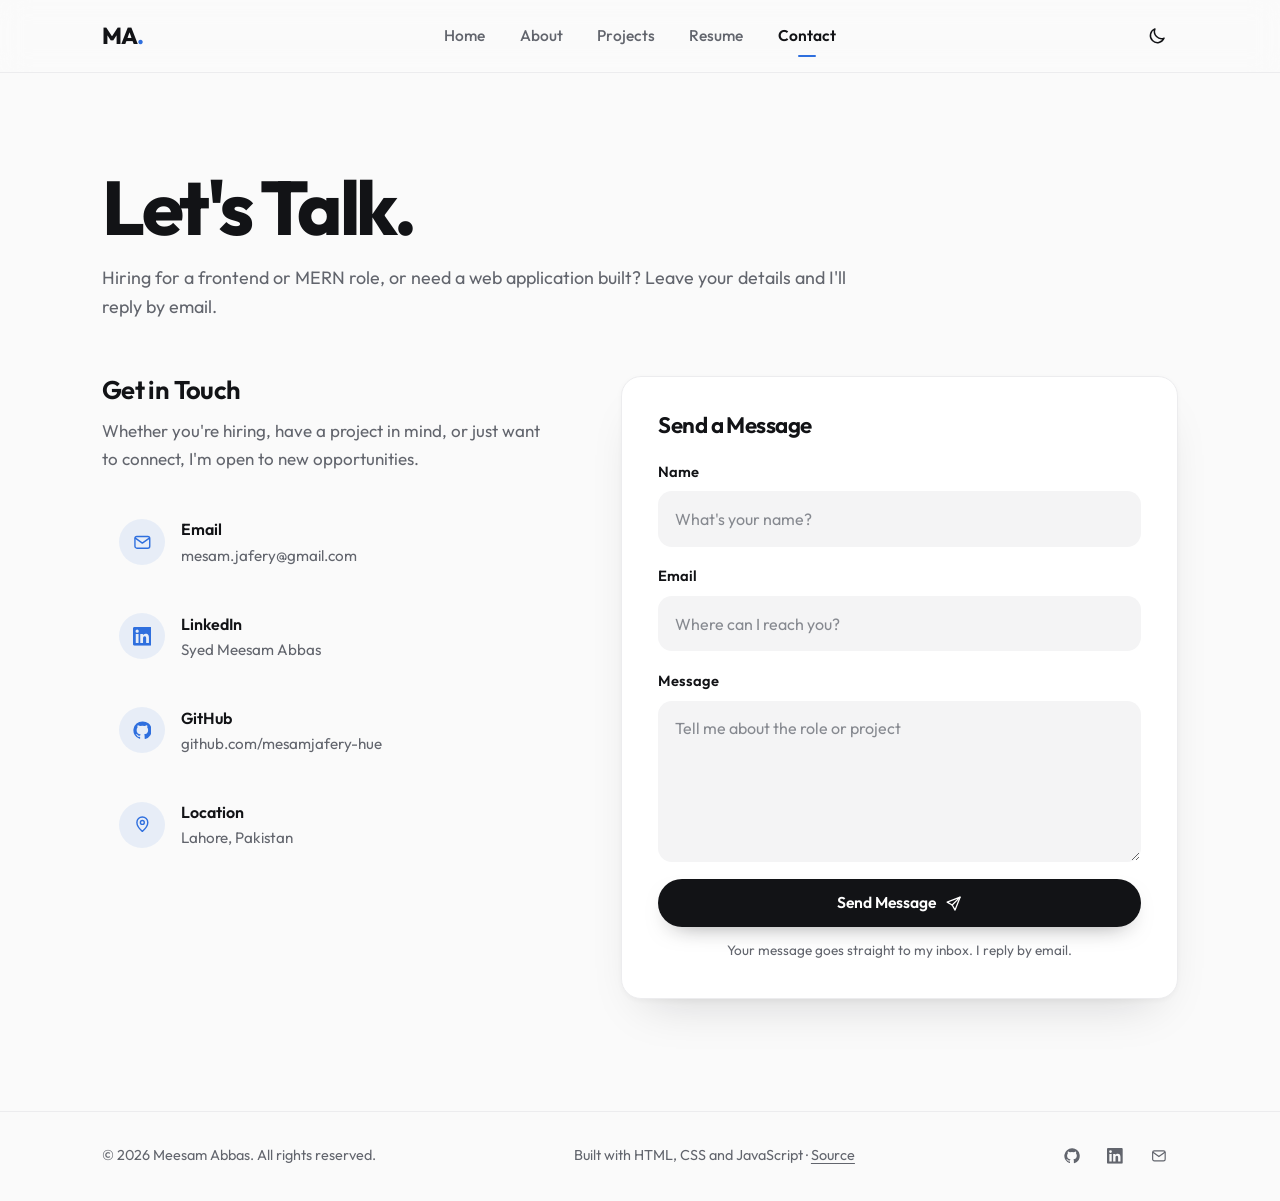
<file: contact.html>
<!DOCTYPE html>
<html lang="en" data-theme="light">
  <head>
    <meta charset="UTF-8" />
    <meta name="viewport" content="width=device-width, initial-scale=1" />
    <title>Contact | Meesam Abbas</title>
    <meta name="description" content="Contact Meesam Abbas about frontend or MERN stack roles and freelance web application projects." />
    <meta name="author" content="Meesam Abbas" />
    <meta name="theme-color" content="#fafafa" />
    <link rel="canonical" href="https://mesamjafery-hue.github.io/portfolio-site/contact.html" />
    <meta property="og:type" content="website" />
    <meta property="og:title" content="Contact | Meesam Abbas" />
    <meta property="og:description" content="Contact Meesam Abbas about frontend or MERN stack roles and freelance web application projects." />
    <meta property="og:url" content="https://mesamjafery-hue.github.io/portfolio-site/contact.html" />
    <meta property="og:image" content="https://mesamjafery-hue.github.io/portfolio-site/assets/og-image.jpg" />
    <meta property="og:image:width" content="1200" />
    <meta property="og:image:height" content="630" />
    <meta name="twitter:card" content="summary_large_image" />
    <meta name="twitter:title" content="Contact | Meesam Abbas" />
    <meta name="twitter:image" content="https://mesamjafery-hue.github.io/portfolio-site/assets/og-image.jpg" />
    <link rel="icon" href="assets/favicon.svg" type="image/svg+xml" />
    <link rel="apple-touch-icon" href="assets/apple-touch-icon.png" />
    <link rel="preload" href="assets/fonts/Outfit-Variable.woff2" as="font" type="font/woff2" crossorigin />
    <script>
      (function () {
        var t; try { t = localStorage.getItem("theme"); } catch (e) {}
        document.documentElement.setAttribute("data-theme", t === "dark" ? "dark" : "light");
      })();
    </script>
    <link rel="stylesheet" href="css/styles.css" />
  </head>
  <body data-page="contact">
    <!-- Icon sprite: UI icons drawn in Lucide style; technology logos from Simple Icons (CC0) -->
    <svg width="0" height="0" style="position:absolute" aria-hidden="true" focusable="false">
      <symbol id="i-github" viewBox="0 0 24 24"><path fill="currentColor" d="M12 .5a11.5 11.5 0 0 0-3.64 22.41c.58.1.79-.25.79-.56v-2c-3.2.7-3.88-1.37-3.88-1.37-.53-1.33-1.28-1.69-1.28-1.69-1.05-.71.08-.7.08-.7 1.16.08 1.77 1.19 1.77 1.19 1.03 1.77 2.7 1.26 3.36.96.1-.75.4-1.26.73-1.55-2.55-.29-5.24-1.28-5.24-5.69 0-1.26.45-2.28 1.19-3.09-.12-.29-.52-1.46.11-3.05 0 0 .97-.31 3.17 1.18a11 11 0 0 1 5.78 0c2.2-1.49 3.17-1.18 3.17-1.18.63 1.59.23 2.76.11 3.05.74.81 1.19 1.83 1.19 3.09 0 4.42-2.7 5.39-5.26 5.68.41.36.78 1.06.78 2.14v3.17c0 .31.21.67.8.56A11.5 11.5 0 0 0 12 .5Z"/></symbol>
      <symbol id="i-linkedin" viewBox="0 0 24 24"><path fill="currentColor" d="M20.45 20.45h-3.56v-5.57c0-1.33-.03-3.04-1.85-3.04-1.86 0-2.14 1.45-2.14 2.94v5.67H9.35V9h3.41v1.56h.05c.48-.9 1.64-1.85 3.37-1.85 3.6 0 4.27 2.37 4.27 5.46v6.28ZM5.34 7.43a2.06 2.06 0 1 1 0-4.13 2.06 2.06 0 0 1 0 4.13ZM7.12 20.45H3.56V9h3.56v11.45ZM22.22 0H1.77C.79 0 0 .77 0 1.73v20.54C0 23.23.79 24 1.77 24h20.45c.98 0 1.78-.77 1.78-1.73V1.73C24 .77 23.2 0 22.22 0Z"/></symbol>
      <symbol id="i-mail" viewBox="0 0 24 24"><g fill="none" stroke="currentColor" stroke-width="1.8" stroke-linecap="round" stroke-linejoin="round"><rect x="2.5" y="4.5" width="19" height="15" rx="2.5"/><path d="m3 6.5 9 6.5 9-6.5"/></g></symbol>
      <symbol id="i-download" viewBox="0 0 24 24"><g fill="none" stroke="currentColor" stroke-width="1.8" stroke-linecap="round" stroke-linejoin="round"><path d="M12 3.5v12"/><path d="m7 10.5 5 5 5-5"/><path d="M4 20.5h16"/></g></symbol>
      <symbol id="i-external" viewBox="0 0 24 24"><g fill="none" stroke="currentColor" stroke-width="1.8" stroke-linecap="round" stroke-linejoin="round"><path d="M14 4h6v6"/><path d="M20 4 11 13"/><path d="M18 14v4.5a1.5 1.5 0 0 1-1.5 1.5h-11A1.5 1.5 0 0 1 4 18.5v-11A1.5 1.5 0 0 1 5.5 6H10"/></g></symbol>
      <symbol id="i-sun" viewBox="0 0 24 24"><g fill="none" stroke="currentColor" stroke-width="1.8" stroke-linecap="round"><circle cx="12" cy="12" r="4"/><path d="M12 2v2M12 20v2M4.93 4.93l1.41 1.41M17.66 17.66l1.41 1.41M2 12h2M20 12h2M4.93 19.07l1.41-1.41M17.66 6.34l1.41-1.41"/></g></symbol>
      <symbol id="i-moon" viewBox="0 0 24 24"><path fill="none" stroke="currentColor" stroke-width="1.8" stroke-linejoin="round" d="M20.5 14.5A8.5 8.5 0 0 1 9.5 3.5a8.5 8.5 0 1 0 11 11Z"/></symbol>
      <symbol id="i-menu" viewBox="0 0 24 24"><path fill="none" stroke="currentColor" stroke-width="1.8" stroke-linecap="round" d="M4 7h16M4 12h16M4 17h16"/></symbol>
      <symbol id="i-close" viewBox="0 0 24 24"><path fill="none" stroke="currentColor" stroke-width="1.8" stroke-linecap="round" d="M6 6l12 12M18 6 6 18"/></symbol>
      <symbol id="i-pin" viewBox="0 0 24 24"><g fill="none" stroke="currentColor" stroke-width="1.8" stroke-linejoin="round"><path d="M12 21s-7-6.2-7-11.5a7 7 0 0 1 14 0C19 14.8 12 21 12 21Z"/><circle cx="12" cy="9.5" r="2.5"/></g></symbol>
      <symbol id="i-cap" viewBox="0 0 24 24"><g fill="none" stroke="currentColor" stroke-width="1.8" stroke-linejoin="round" stroke-linecap="round"><path d="m2 9 10-5 10 5-10 5L2 9Z"/><path d="M6 11v5c0 1.5 2.7 3 6 3s6-1.5 6-3v-5"/></g></symbol>
      <symbol id="i-briefcase" viewBox="0 0 24 24"><g fill="none" stroke="currentColor" stroke-width="1.8" stroke-linejoin="round"><rect x="3" y="7" width="18" height="13" rx="2"/><path d="M9 7V5.5A1.5 1.5 0 0 1 10.5 4h3A1.5 1.5 0 0 1 15 5.5V7M3 13h18"/></g></symbol>
      <symbol id="si-html5" viewBox="0 0 24 24"><path fill="currentColor" d="M1.5 0h21l-1.91 21.563L11.977 24l-8.564-2.438L1.5 0zm7.031 9.75l-.232-2.718 10.059.003.23-2.622L5.412 4.41l.698 8.01h9.126l-.326 3.426-2.91.804-2.955-.81-.188-2.11H6.248l.33 4.171L12 19.351l5.379-1.443.744-8.157H8.531z"/></symbol>
      <symbol id="si-css" viewBox="0 0 24 24"><path fill="currentColor" d="M0 0v20.16A3.84 3.84 0 0 0 3.84 24h16.32A3.84 3.84 0 0 0 24 20.16V3.84A3.84 3.84 0 0 0 20.16 0Zm14.256 13.08c1.56 0 2.28 1.08 2.304 2.64h-1.608c.024-.288-.048-.6-.144-.84-.096-.192-.288-.264-.552-.264-.456 0-.696.264-.696.84-.024.576.288.888.768 1.08.72.288 1.608.744 1.92 1.296q.432.648.432 1.656c0 1.608-.912 2.592-2.496 2.592-1.656 0-2.4-1.032-2.424-2.688h1.68c0 .792.264 1.176.792 1.176.264 0 .456-.072.552-.24.192-.312.24-1.176-.048-1.512-.312-.408-.912-.6-1.32-.816q-.828-.396-1.224-.936c-.24-.36-.36-.888-.36-1.536 0-1.44.936-2.472 2.424-2.448m5.4 0c1.584 0 2.304 1.08 2.328 2.64h-1.608c0-.288-.048-.6-.168-.84-.096-.192-.264-.264-.528-.264-.48 0-.72.264-.72.84s.288.888.792 1.08c.696.288 1.608.744 1.92 1.296.264.432.408.984.408 1.656.024 1.608-.888 2.592-2.472 2.592-1.68 0-2.424-1.056-2.448-2.688h1.68c0 .744.264 1.176.792 1.176.264 0 .456-.072.552-.24.216-.312.264-1.176-.048-1.512-.288-.408-.888-.6-1.32-.816-.552-.264-.96-.576-1.2-.936s-.36-.888-.36-1.536c-.024-1.44.912-2.472 2.4-2.448m-11.031.018c.711-.006 1.419.198 1.839.63.432.432.672 1.128.648 1.992H9.336c.024-.456-.096-.792-.432-.96-.312-.144-.768-.048-.888.24-.12.264-.192.576-.168.864v3.504c0 .744.264 1.128.768 1.128a.65.65 0 0 0 .552-.264c.168-.24.192-.552.168-.84h1.776c.096 1.632-.984 2.712-2.568 2.688-1.536 0-2.496-.864-2.472-2.472v-4.032c0-.816.24-1.44.696-1.848.432-.408 1.146-.624 1.857-.63"/></symbol>
      <symbol id="si-javascript" viewBox="0 0 24 24"><path fill="currentColor" d="M0 0h24v24H0V0zm22.034 18.276c-.175-1.095-.888-2.015-3.003-2.873-.736-.345-1.554-.585-1.797-1.14-.091-.33-.105-.51-.046-.705.15-.646.915-.84 1.515-.66.39.12.75.42.976.9 1.034-.676 1.034-.676 1.755-1.125-.27-.42-.404-.601-.586-.78-.63-.705-1.469-1.065-2.834-1.034l-.705.089c-.676.165-1.32.525-1.71 1.005-1.14 1.291-.811 3.541.569 4.471 1.365 1.02 3.361 1.244 3.616 2.205.24 1.17-.87 1.545-1.966 1.41-.811-.18-1.26-.586-1.755-1.336l-1.83 1.051c.21.48.45.689.81 1.109 1.74 1.756 6.09 1.666 6.871-1.004.029-.09.24-.705.074-1.65l.046.067zm-8.983-7.245h-2.248c0 1.938-.009 3.864-.009 5.805 0 1.232.063 2.363-.138 2.711-.33.689-1.18.601-1.566.48-.396-.196-.597-.466-.83-.855-.063-.105-.11-.196-.127-.196l-1.825 1.125c.305.63.75 1.172 1.324 1.517.855.51 2.004.675 3.207.405.783-.226 1.458-.691 1.811-1.411.51-.93.402-2.07.397-3.346.012-2.054 0-4.109 0-6.179l.004-.056z"/></symbol>
      <symbol id="si-react" viewBox="0 0 24 24"><path fill="currentColor" d="M14.23 12.004a2.236 2.236 0 0 1-2.235 2.236 2.236 2.236 0 0 1-2.236-2.236 2.236 2.236 0 0 1 2.235-2.236 2.236 2.236 0 0 1 2.236 2.236zm2.648-10.69c-1.346 0-3.107.96-4.888 2.622-1.78-1.653-3.542-2.602-4.887-2.602-.41 0-.783.093-1.106.278-1.375.793-1.683 3.264-.973 6.365C1.98 8.917 0 10.42 0 12.004c0 1.59 1.99 3.097 5.043 4.03-.704 3.113-.39 5.588.988 6.38.32.187.69.275 1.102.275 1.345 0 3.107-.96 4.888-2.624 1.78 1.654 3.542 2.603 4.887 2.603.41 0 .783-.09 1.106-.275 1.374-.792 1.683-3.263.973-6.365C22.02 15.096 24 13.59 24 12.004c0-1.59-1.99-3.097-5.043-4.032.704-3.11.39-5.587-.988-6.38-.318-.184-.688-.277-1.092-.278zm-.005 1.09v.006c.225 0 .406.044.558.127.666.382.955 1.835.73 3.704-.054.46-.142.945-.25 1.44-.96-.236-2.006-.417-3.107-.534-.66-.905-1.345-1.727-2.035-2.447 1.592-1.48 3.087-2.292 4.105-2.295zm-9.77.02c1.012 0 2.514.808 4.11 2.28-.686.72-1.37 1.537-2.02 2.442-1.107.117-2.154.298-3.113.538-.112-.49-.195-.964-.254-1.42-.23-1.868.054-3.32.714-3.707.19-.09.4-.127.563-.132zm4.882 3.05c.455.468.91.992 1.36 1.564-.44-.02-.89-.034-1.345-.034-.46 0-.915.01-1.36.034.44-.572.895-1.096 1.345-1.565zM12 8.1c.74 0 1.477.034 2.202.093.406.582.802 1.203 1.183 1.86.372.64.71 1.29 1.018 1.946-.308.655-.646 1.31-1.013 1.95-.38.66-.773 1.288-1.18 1.87-.728.063-1.466.098-2.21.098-.74 0-1.477-.035-2.202-.093-.406-.582-.802-1.204-1.183-1.86-.372-.64-.71-1.29-1.018-1.946.303-.657.646-1.313 1.013-1.954.38-.66.773-1.286 1.18-1.868.728-.064 1.466-.098 2.21-.098zm-3.635.254c-.24.377-.48.763-.704 1.16-.225.39-.435.782-.635 1.174-.265-.656-.49-1.31-.676-1.947.64-.15 1.315-.283 2.015-.386zm7.26 0c.695.103 1.365.23 2.006.387-.18.632-.405 1.282-.66 1.933-.2-.39-.41-.783-.64-1.174-.225-.392-.465-.774-.705-1.146zm3.063.675c.484.15.944.317 1.375.498 1.732.74 2.852 1.708 2.852 2.476-.005.768-1.125 1.74-2.857 2.475-.42.18-.88.342-1.355.493-.28-.958-.646-1.956-1.1-2.98.45-1.017.81-2.01 1.085-2.964zm-13.395.004c.278.96.645 1.957 1.1 2.98-.45 1.017-.812 2.01-1.086 2.964-.484-.15-.944-.318-1.37-.5-1.732-.737-2.852-1.706-2.852-2.474 0-.768 1.12-1.742 2.852-2.476.42-.18.88-.342 1.356-.494zm11.678 4.28c.265.657.49 1.312.676 1.948-.64.157-1.316.29-2.016.39.24-.375.48-.762.705-1.158.225-.39.435-.788.636-1.18zm-9.945.02c.2.392.41.783.64 1.175.23.39.465.772.705 1.143-.695-.102-1.365-.23-2.006-.386.18-.63.406-1.282.66-1.933zM17.92 16.32c.112.493.2.968.254 1.423.23 1.868-.054 3.32-.714 3.708-.147.09-.338.128-.563.128-1.012 0-2.514-.807-4.11-2.28.686-.72 1.37-1.536 2.02-2.44 1.107-.118 2.154-.3 3.113-.54zm-11.83.01c.96.234 2.006.415 3.107.532.66.905 1.345 1.727 2.035 2.446-1.595 1.483-3.092 2.295-4.11 2.295-.22-.005-.406-.05-.553-.132-.666-.38-.955-1.834-.73-3.703.054-.46.142-.944.25-1.438zm4.56.64c.44.02.89.034 1.345.034.46 0 .915-.01 1.36-.034-.44.572-.895 1.095-1.345 1.565-.455-.47-.91-.993-1.36-1.565z"/></symbol>
      <symbol id="si-nextdotjs" viewBox="0 0 24 24"><path fill="currentColor" d="M18.665 21.978C16.758 23.255 14.465 24 12 24 5.377 24 0 18.623 0 12S5.377 0 12 0s12 5.377 12 12c0 3.583-1.574 6.801-4.067 9.001L9.219 7.2H7.2v9.596h1.615V9.251l9.85 12.727Zm-3.332-8.533 1.6 2.061V7.2h-1.6v6.245Z"/></symbol>
      <symbol id="si-redux" viewBox="0 0 24 24"><path fill="currentColor" d="M16.634 16.504c.87-.075 1.543-.84 1.5-1.754-.047-.914-.796-1.648-1.709-1.648h-.061a1.71 1.71 0 00-1.648 1.769c.03.479.226.869.494 1.153-1.048 2.038-2.621 3.536-5.005 4.795-1.603.838-3.296 1.154-4.944.93-1.378-.195-2.456-.81-3.116-1.799-.988-1.499-1.078-3.116-.255-4.734.6-1.17 1.499-2.023 2.099-2.443a9.96 9.96 0 01-.42-1.543C-.868 14.408-.416 18.752.932 20.805c1.004 1.498 3.057 2.456 5.304 2.456.6 0 1.23-.044 1.843-.194 3.897-.749 6.848-3.086 8.541-6.532zm5.348-3.746c-2.32-2.728-5.738-4.226-9.634-4.226h-.51c-.253-.554-.837-.899-1.498-.899h-.045c-.943 0-1.678.81-1.647 1.753.03.898.794 1.648 1.708 1.648h.074a1.69 1.69 0 001.499-1.049h.555c2.309 0 4.495.674 6.488 1.992 1.527 1.005 2.622 2.323 3.237 3.897.538 1.288.509 2.547-.045 3.597-.855 1.647-2.294 2.517-4.196 2.517-1.199 0-2.367-.375-2.967-.644-.36.298-.96.793-1.394 1.093 1.318.598 2.652.943 3.94.943 2.922 0 5.094-1.647 5.919-3.236.898-1.798.824-4.824-1.47-7.416zM6.49 17.042c.03.899.793 1.648 1.708 1.648h.06a1.688 1.688 0 001.648-1.768c0-.9-.779-1.647-1.693-1.647h-.06c-.06 0-.15 0-.226.029-1.243-2.098-1.768-4.347-1.572-6.772.12-1.828.72-3.417 1.797-4.735.9-1.124 2.593-1.68 3.747-1.708 3.236-.061 4.585 3.971 4.689 5.574l1.498.45C17.741 3.197 14.686.62 11.764.62 9.02.62 6.49 2.613 5.47 5.535 4.077 9.43 4.991 13.177 6.7 16.174c-.15.195-.24.539-.21.868z"/></symbol>
      <symbol id="si-tailwindcss" viewBox="0 0 24 24"><path fill="currentColor" d="M12.001,4.8c-3.2,0-5.2,1.6-6,4.8c1.2-1.6,2.6-2.2,4.2-1.8c0.913,0.228,1.565,0.89,2.288,1.624 C13.666,10.618,15.027,12,18.001,12c3.2,0,5.2-1.6,6-4.8c-1.2,1.6-2.6,2.2-4.2,1.8c-0.913-0.228-1.565-0.89-2.288-1.624 C16.337,6.182,14.976,4.8,12.001,4.8z M6.001,12c-3.2,0-5.2,1.6-6,4.8c1.2-1.6,2.6-2.2,4.2-1.8c0.913,0.228,1.565,0.89,2.288,1.624 c1.177,1.194,2.538,2.576,5.512,2.576c3.2,0,5.2-1.6,6-4.8c-1.2,1.6-2.6,2.2-4.2,1.8c-0.913-0.228-1.565-0.89-2.288-1.624 C10.337,13.382,8.976,12,6.001,12z"/></symbol>
      <symbol id="si-bootstrap" viewBox="0 0 24 24"><path fill="currentColor" d="M11.77 11.24H9.956V8.202h2.152c1.17 0 1.834.522 1.834 1.466 0 1.008-.773 1.572-2.174 1.572zm.324 1.206H9.957v3.348h2.231c1.459 0 2.232-.585 2.232-1.685s-.795-1.663-2.326-1.663zM24 11.39v1.218c-1.128.108-1.817.944-2.226 2.268-.407 1.319-.463 2.937-.42 4.186.045 1.3-.968 2.5-2.337 2.5H4.985c-1.37 0-2.383-1.2-2.337-2.5.043-1.249-.013-2.867-.42-4.186-.41-1.324-1.1-2.16-2.228-2.268V11.39c1.128-.108 1.819-.944 2.227-2.268.408-1.319.464-2.937.42-4.186-.045-1.3.968-2.5 2.338-2.5h14.032c1.37 0 2.382 1.2 2.337 2.5-.043 1.249.013 2.867.42 4.186.409 1.324 1.098 2.16 2.226 2.268zm-7.927 2.817c0-1.354-.953-2.333-2.368-2.488v-.057c1.04-.169 1.856-1.135 1.856-2.213 0-1.537-1.213-2.538-3.062-2.538h-4.16v10.172h4.181c2.218 0 3.553-1.086 3.553-2.876z"/></symbol>
      <symbol id="si-nodedotjs" viewBox="0 0 24 24"><path fill="currentColor" d="M11.998,24c-0.321,0-0.641-0.084-0.922-0.247l-2.936-1.737c-0.438-0.245-0.224-0.332-0.08-0.383 c0.585-0.203,0.703-0.25,1.328-0.604c0.065-0.037,0.151-0.023,0.218,0.017l2.256,1.339c0.082,0.045,0.197,0.045,0.272,0l8.795-5.076 c0.082-0.047,0.134-0.141,0.134-0.238V6.921c0-0.099-0.053-0.192-0.137-0.242l-8.791-5.072c-0.081-0.047-0.189-0.047-0.271,0 L3.075,6.68C2.99,6.729,2.936,6.825,2.936,6.921v10.15c0,0.097,0.054,0.189,0.139,0.235l2.409,1.392 c1.307,0.654,2.108-0.116,2.108-0.89V7.787c0-0.142,0.114-0.253,0.256-0.253h1.115c0.139,0,0.255,0.112,0.255,0.253v10.021 c0,1.745-0.95,2.745-2.604,2.745c-0.508,0-0.909,0-2.026-0.551L2.28,18.675c-0.57-0.329-0.922-0.945-0.922-1.604V6.921 c0-0.659,0.353-1.275,0.922-1.603l8.795-5.082c0.557-0.315,1.296-0.315,1.848,0l8.794,5.082c0.57,0.329,0.924,0.944,0.924,1.603 v10.15c0,0.659-0.354,1.273-0.924,1.604l-8.794,5.078C12.643,23.916,12.324,24,11.998,24z M19.099,13.993 c0-1.9-1.284-2.406-3.987-2.763c-2.731-0.361-3.009-0.548-3.009-1.187c0-0.528,0.235-1.233,2.258-1.233 c1.807,0,2.473,0.389,2.747,1.607c0.024,0.115,0.129,0.199,0.247,0.199h1.141c0.071,0,0.138-0.031,0.186-0.081 c0.048-0.054,0.074-0.123,0.067-0.196c-0.177-2.098-1.571-3.076-4.388-3.076c-2.508,0-4.004,1.058-4.004,2.833 c0,1.925,1.488,2.457,3.895,2.695c2.88,0.282,3.103,0.703,3.103,1.269c0,0.983-0.789,1.402-2.642,1.402 c-2.327,0-2.839-0.584-3.011-1.742c-0.02-0.124-0.126-0.215-0.253-0.215h-1.137c-0.141,0-0.254,0.112-0.254,0.253 c0,1.482,0.806,3.248,4.655,3.248C17.501,17.007,19.099,15.91,19.099,13.993z"/></symbol>
      <symbol id="si-express" viewBox="0 0 24 24"><path fill="currentColor" d="M12.262 16.666h1.146l6.975-9.325H19.22zm9.778 1.441v.004l-4.334-5.706-.557.74 4.873 6.682H.945V4.173h9.505l5.026 6.7.574-.772-4.374-5.928h.003l-.719-.945H0v17.544h24zM10.917 8.705a3.8 3.8 0 0 0-1.292-1.183q-.796-.45-1.916-.45c-.746 0-1.37.14-1.906.424a3.76 3.76 0 0 0-1.31 1.12 4.9 4.9 0 0 0-.75 1.581 7.17 7.17 0 0 0 0 3.696c.148.567.402 1.101.75 1.573a3.5 3.5 0 0 0 1.31 1.066q.803.39 1.906.389 1.77 0 2.739-.868.966-.867 1.328-2.457h-1.139q-.271 1.084-.977 1.734-.704.651-1.952.65-.812 0-1.392-.342a3.1 3.1 0 0 1-.957-.869 3.5 3.5 0 0 1-.551-1.182 5 5 0 0 1-.17-1.133 9 9 0 0 0-.015-.286 4.5 4.5 0 0 1 .015-.829c.047-.418.147-.83.296-1.223A3.7 3.7 0 0 1 5.54 9.05a2.9 2.9 0 0 1 .922-.742q.541-.28 1.246-.28c.47 0 .869.093 1.23.28q.541.281.922.742.379.461.587 1.057t.225 1.246H5.625l.004.957h6.182a7.3 7.3 0 0 0-.18-1.924 4.9 4.9 0 0 0-.715-1.68z"/></symbol>
      <symbol id="si-mongodb" viewBox="0 0 24 24"><path fill="currentColor" d="M17.193 9.555c-1.264-5.58-4.252-7.414-4.573-8.115-.28-.394-.53-.954-.735-1.44-.036.495-.055.685-.523 1.184-.723.566-4.438 3.682-4.74 10.02-.282 5.912 4.27 9.435 4.888 9.884l.07.05A73.49 73.49 0 0111.91 24h.481c.114-1.032.284-2.056.51-3.07.417-.296.604-.463.85-.693a11.342 11.342 0 003.639-8.464c.01-.814-.103-1.662-.197-2.218zm-5.336 8.195s0-8.291.275-8.29c.213 0 .49 10.695.49 10.695-.381-.045-.765-1.76-.765-2.405z"/></symbol>
      <symbol id="si-postgresql" viewBox="0 0 24 24"><path fill="currentColor" d="M23.5594 14.7228a.5269.5269 0 0 0-.0563-.1191c-.139-.2632-.4768-.3418-1.0074-.2321-1.6533.3411-2.2935.1312-2.5256-.0191 1.342-2.0482 2.445-4.522 3.0411-6.8297.2714-1.0507.7982-3.5237.1222-4.7316a1.5641 1.5641 0 0 0-.1509-.235C21.6931.9086 19.8007.0248 17.5099.0005c-1.4947-.0158-2.7705.3461-3.1161.4794a9.449 9.449 0 0 0-.5159-.0816 8.044 8.044 0 0 0-1.3114-.1278c-1.1822-.0184-2.2038.2642-3.0498.8406-.8573-.3211-4.7888-1.645-7.2219.0788C.9359 2.1526.3086 3.8733.4302 6.3043c.0409.818.5069 3.334 1.2423 5.7436.4598 1.5065.9387 2.7019 1.4334 3.582.553.9942 1.1259 1.5933 1.7143 1.7895.4474.1491 1.1327.1441 1.8581-.7279.8012-.9635 1.5903-1.8258 1.9446-2.2069.4351.2355.9064.3625 1.39.3772a.0569.0569 0 0 0 .0004.0041 11.0312 11.0312 0 0 0-.2472.3054c-.3389.4302-.4094.5197-1.5002.7443-.3102.064-1.1344.2339-1.1464.8115-.0025.1224.0329.2309.0919.3268.2269.4231.9216.6097 1.015.6331 1.3345.3335 2.5044.092 3.3714-.6787-.017 2.231.0775 4.4174.3454 5.0874.2212.5529.7618 1.9045 2.4692 1.9043.2505 0 .5263-.0291.8296-.0941 1.7819-.3821 2.5557-1.1696 2.855-2.9059.1503-.8707.4016-2.8753.5388-4.1012.0169-.0703.0357-.1207.057-.1362.0007-.0005.0697-.0471.4272.0307a.3673.3673 0 0 0 .0443.0068l.2539.0223.0149.001c.8468.0384 1.9114-.1426 2.5312-.4308.6438-.2988 1.8057-1.0323 1.5951-1.6698zM2.371 11.8765c-.7435-2.4358-1.1779-4.8851-1.2123-5.5719-.1086-2.1714.4171-3.6829 1.5623-4.4927 1.8367-1.2986 4.8398-.5408 6.108-.13-.0032.0032-.0066.0061-.0098.0094-2.0238 2.044-1.9758 5.536-1.9708 5.7495-.0002.0823.0066.1989.0162.3593.0348.5873.0996 1.6804-.0735 2.9184-.1609 1.1504.1937 2.2764.9728 3.0892.0806.0841.1648.1631.2518.2374-.3468.3714-1.1004 1.1926-1.9025 2.1576-.5677.6825-.9597.5517-1.0886.5087-.3919-.1307-.813-.5871-1.2381-1.3223-.4796-.839-.9635-2.0317-1.4155-3.5126zm6.0072 5.0871c-.1711-.0428-.3271-.1132-.4322-.1772.0889-.0394.2374-.0902.4833-.1409 1.2833-.2641 1.4815-.4506 1.9143-1.0002.0992-.126.2116-.2687.3673-.4426a.3549.3549 0 0 0 .0737-.1298c.1708-.1513.2724-.1099.4369-.0417.156.0646.3078.26.3695.4752.0291.1016.0619.2945-.0452.4444-.9043 1.2658-2.2216 1.2494-3.1676 1.0128zm2.094-3.988-.0525.141c-.133.3566-.2567.6881-.3334 1.003-.6674-.0021-1.3168-.2872-1.8105-.8024-.6279-.6551-.9131-1.5664-.7825-2.5004.1828-1.3079.1153-2.4468.079-3.0586-.005-.0857-.0095-.1607-.0122-.2199.2957-.2621 1.6659-.9962 2.6429-.7724.4459.1022.7176.4057.8305.928.5846 2.7038.0774 3.8307-.3302 4.7363-.084.1866-.1633.3629-.2311.5454zm7.3637 4.5725c-.0169.1768-.0358.376-.0618.5959l-.146.4383a.3547.3547 0 0 0-.0182.1077c-.0059.4747-.054.6489-.115.8693-.0634.2292-.1353.4891-.1794 1.0575-.11 1.4143-.8782 2.2267-2.4172 2.5565-1.5155.3251-1.7843-.4968-2.0212-1.2217a6.5824 6.5824 0 0 0-.0769-.2266c-.2154-.5858-.1911-1.4119-.1574-2.5551.0165-.5612-.0249-1.9013-.3302-2.6462.0044-.2932.0106-.5909.019-.8918a.3529.3529 0 0 0-.0153-.1126 1.4927 1.4927 0 0 0-.0439-.208c-.1226-.4283-.4213-.7866-.7797-.9351-.1424-.059-.4038-.1672-.7178-.0869.067-.276.1831-.5875.309-.9249l.0529-.142c.0595-.16.134-.3257.213-.5012.4265-.9476 1.0106-2.2453.3766-5.1772-.2374-1.0981-1.0304-1.6343-2.2324-1.5098-.7207.0746-1.3799.3654-1.7088.5321a5.6716 5.6716 0 0 0-.1958.1041c.0918-1.1064.4386-3.1741 1.7357-4.4823a4.0306 4.0306 0 0 1 .3033-.276.3532.3532 0 0 0 .1447-.0644c.7524-.5706 1.6945-.8506 2.802-.8325.4091.0067.8017.0339 1.1742.081 1.939.3544 3.2439 1.4468 4.0359 2.3827.8143.9623 1.2552 1.9315 1.4312 2.4543-1.3232-.1346-2.2234.1268-2.6797.779-.9926 1.4189.543 4.1729 1.2811 5.4964.1353.2426.2522.4522.2889.5413.2403.5825.5515.9713.7787 1.2552.0696.087.1372.1714.1885.245-.4008.1155-1.1208.3825-1.0552 1.717-.0123.1563-.0423.4469-.0834.8148-.0461.2077-.0702.4603-.0994.7662zm.8905-1.6211c-.0405-.8316.2691-.9185.5967-1.0105a2.8566 2.8566 0 0 0 .135-.0406 1.202 1.202 0 0 0 .1342.103c.5703.3765 1.5823.4213 3.0068.1344-.2016.1769-.5189.3994-.9533.6011-.4098.1903-1.0957.333-1.7473.3636-.7197.0336-1.0859-.0807-1.1721-.151zm.5695-9.2712c-.0059.3508-.0542.6692-.1054 1.0017-.055.3576-.112.7274-.1264 1.1762-.0142.4368.0404.8909.0932 1.3301.1066.887.216 1.8003-.2075 2.7014a3.5272 3.5272 0 0 1-.1876-.3856c-.0527-.1276-.1669-.3326-.3251-.6162-.6156-1.1041-2.0574-3.6896-1.3193-4.7446.3795-.5427 1.3408-.5661 2.1781-.463zm.2284 7.0137a12.3762 12.3762 0 0 0-.0853-.1074l-.0355-.0444c.7262-1.1995.5842-2.3862.4578-3.4385-.0519-.4318-.1009-.8396-.0885-1.2226.0129-.4061.0666-.7543.1185-1.0911.0639-.415.1288-.8443.1109-1.3505.0134-.0531.0188-.1158.0118-.1902-.0457-.4855-.5999-1.938-1.7294-3.253-.6076-.7073-1.4896-1.4972-2.6889-2.0395.5251-.1066 1.2328-.2035 2.0244-.1859 2.0515.0456 3.6746.8135 4.8242 2.2824a.908.908 0 0 1 .0667.1002c.7231 1.3556-.2762 6.2751-2.9867 10.5405zm-8.8166-6.1162c-.025.1794-.3089.4225-.6211.4225a.5821.5821 0 0 1-.0809-.0056c-.1873-.026-.3765-.144-.5059-.3156-.0458-.0605-.1203-.178-.1055-.2844.0055-.0401.0261-.0985.0925-.1488.1182-.0894.3518-.1226.6096-.0867.3163.0441.6426.1938.6113.4186zm7.9305-.4114c.0111.0792-.049.201-.1531.3102-.0683.0717-.212.1961-.4079.2232a.5456.5456 0 0 1-.075.0052c-.2935 0-.5414-.2344-.5607-.3717-.024-.1765.2641-.3106.5611-.352.297-.0414.6111.0088.6356.1851z"/></symbol>
      <symbol id="si-git" viewBox="0 0 24 24"><path fill="currentColor" d="M13.09 23.549a1.54 1.54 0 0 1-2.18 0L.451 13.089a1.54 1.54 0 0 1 0-2.179l7.191-7.19 2.733 2.733a1.85 1.85 0 0 0 .964 2.326v6.66a1.849 1.849 0 1 0 1.54 0V8.957l2.508 2.508a1.85 1.85 0 1 0 1.09-1.09l-2.634-2.634a1.85 1.85 0 0 0-2.378-2.377L8.73 2.63 10.91.451a1.54 1.54 0 0 1 2.179 0l10.459 10.46a1.54 1.54 0 0 1 0 2.179z"/></symbol>
      <symbol id="si-github" viewBox="0 0 24 24"><path fill="currentColor" d="M12 .297c-6.63 0-12 5.373-12 12 0 5.303 3.438 9.8 8.205 11.385.6.113.82-.258.82-.577 0-.285-.01-1.04-.015-2.04-3.338.724-4.042-1.61-4.042-1.61C4.422 18.07 3.633 17.7 3.633 17.7c-1.087-.744.084-.729.084-.729 1.205.084 1.838 1.236 1.838 1.236 1.07 1.835 2.809 1.305 3.495.998.108-.776.417-1.305.76-1.605-2.665-.3-5.466-1.332-5.466-5.93 0-1.31.465-2.38 1.235-3.22-.135-.303-.54-1.523.105-3.176 0 0 1.005-.322 3.3 1.23.96-.267 1.98-.399 3-.405 1.02.006 2.04.138 3 .405 2.28-1.552 3.285-1.23 3.285-1.23.645 1.653.24 2.873.12 3.176.765.84 1.23 1.91 1.23 3.22 0 4.61-2.805 5.625-5.475 5.92.42.36.81 1.096.81 2.22 0 1.606-.015 2.896-.015 3.286 0 .315.21.69.825.57C20.565 22.092 24 17.592 24 12.297c0-6.627-5.373-12-12-12"/></symbol>
      <symbol id="si-gitlab" viewBox="0 0 24 24"><path fill="currentColor" d="m23.6004 9.5927-.0337-.0862L20.3.9814a.851.851 0 0 0-.3362-.405.8748.8748 0 0 0-.9997.0539.8748.8748 0 0 0-.29.4399l-2.2055 6.748H7.5375l-2.2057-6.748a.8573.8573 0 0 0-.29-.4412.8748.8748 0 0 0-.9997-.0537.8585.8585 0 0 0-.3362.4049L.4332 9.5015l-.0325.0862a6.0657 6.0657 0 0 0 2.0119 7.0105l.0113.0087.03.0213 4.976 3.7264 2.462 1.8633 1.4995 1.1321a1.0085 1.0085 0 0 0 1.2197 0l1.4995-1.1321 2.4619-1.8633 5.006-3.7489.0125-.01a6.0682 6.0682 0 0 0 2.0094-7.003z"/></symbol>
      <symbol id="si-postman" viewBox="0 0 24 24"><path fill="currentColor" d="M13.527.099C6.955-.744.942 3.9.099 10.473c-.843 6.572 3.8 12.584 10.373 13.428 6.573.843 12.587-3.801 13.428-10.374C24.744 6.955 20.101.943 13.527.099zm2.471 7.485a.855.855 0 0 0-.593.25l-4.453 4.453-.307-.307-.643-.643c4.389-4.376 5.18-4.418 5.996-3.753zm-4.863 4.861l4.44-4.44a.62.62 0 1 1 .847.903l-4.699 4.125-.588-.588zm.33.694l-1.1.238a.06.06 0 0 1-.067-.032.06.06 0 0 1 .01-.073l.645-.645.512.512zm-2.803-.459l1.172-1.172.879.878-1.979.426a.074.074 0 0 1-.085-.039.072.072 0 0 1 .013-.093zm-3.646 6.058a.076.076 0 0 1-.069-.083.077.077 0 0 1 .022-.046h.002l.946-.946 1.222 1.222-2.123-.147zm2.425-1.256a.228.228 0 0 0-.117.256l.203.865a.125.125 0 0 1-.211.117h-.003l-.934-.934-.294-.295 3.762-3.758 1.82-.393.874.874c-1.255 1.102-2.971 2.201-5.1 3.268zm5.279-3.428h-.002l-.839-.839 4.699-4.125a.952.952 0 0 0 .119-.127c-.148 1.345-2.029 3.245-3.977 5.091zm3.657-6.46l-.003-.002a1.822 1.822 0 0 1 2.459-2.684l-1.61 1.613a.119.119 0 0 0 0 .169l1.247 1.247a1.817 1.817 0 0 1-2.093-.343zm2.578 0a1.714 1.714 0 0 1-.271.218h-.001l-1.207-1.207 1.533-1.533c.661.72.637 1.832-.054 2.522zM18.855 6.05a.143.143 0 0 0-.053.157.416.416 0 0 1-.053.45.14.14 0 0 0 .023.197.141.141 0 0 0 .084.03.14.14 0 0 0 .106-.05.691.691 0 0 0 .087-.751.138.138 0 0 0-.194-.033z"/></symbol>
      <symbol id="si-npm" viewBox="0 0 24 24"><path fill="currentColor" d="M1.763 0C.786 0 0 .786 0 1.763v20.474C0 23.214.786 24 1.763 24h20.474c.977 0 1.763-.786 1.763-1.763V1.763C24 .786 23.214 0 22.237 0zM5.13 5.323l13.837.019-.009 13.836h-3.464l.01-10.382h-3.456L12.04 19.17H5.113z"/></symbol>
      <symbol id="si-stripe" viewBox="0 0 24 24"><path fill="currentColor" d="M13.976 9.15c-2.172-.806-3.356-1.426-3.356-2.409 0-.831.683-1.305 1.901-1.305 2.227 0 4.515.858 6.09 1.631l.89-5.494C18.252.975 15.697 0 12.165 0 9.667 0 7.589.654 6.104 1.872 4.56 3.147 3.757 4.992 3.757 7.218c0 4.039 2.467 5.76 6.476 7.219 2.585.92 3.445 1.574 3.445 2.583 0 .98-.84 1.545-2.354 1.545-1.875 0-4.965-.921-6.99-2.109l-.9 5.555C5.175 22.99 8.385 24 11.714 24c2.641 0 4.843-.624 6.328-1.813 1.664-1.305 2.525-3.236 2.525-5.732 0-4.128-2.524-5.851-6.594-7.305h.003z"/></symbol>
      <symbol id="i-code" viewBox="0 0 24 24"><g fill="none" stroke="currentColor" stroke-width="1.8" stroke-linecap="round" stroke-linejoin="round"><path d="m8 7-5 5 5 5M16 7l5 5-5 5M14 4l-4 16"/></g></symbol>
      <symbol id="i-db" viewBox="0 0 24 24"><g fill="none" stroke="currentColor" stroke-width="1.8" stroke-linecap="round"><ellipse cx="12" cy="5.5" rx="8" ry="3"/><path d="M4 5.5v13c0 1.66 3.58 3 8 3s8-1.34 8-3v-13"/><path d="M4 12c0 1.66 3.58 3 8 3s8-1.34 8-3"/></g></symbol>
      <symbol id="i-api" viewBox="0 0 24 24"><g fill="none" stroke="currentColor" stroke-width="1.8" stroke-linecap="round" stroke-linejoin="round"><path d="M4 8h12M12 4l4 4-4 4"/><path d="M20 16H8M12 12l-4 4 4 4"/></g></symbol>
      <symbol id="i-lock" viewBox="0 0 24 24"><g fill="none" stroke="currentColor" stroke-width="1.8" stroke-linecap="round" stroke-linejoin="round"><rect x="4" y="10.5" width="16" height="10.5" rx="2.5"/><path d="M8 10.5V7a4 4 0 0 1 8 0v3.5"/></g></symbol>
      <symbol id="i-devices" viewBox="0 0 24 24"><g fill="none" stroke="currentColor" stroke-width="1.8" stroke-linecap="round" stroke-linejoin="round"><rect x="2.5" y="4" width="14" height="10.5" rx="1.5"/><path d="M6 18.5h7"/><rect x="17" y="9" width="4.5" height="11" rx="1.2"/></g></symbol>
      <symbol id="i-layout" viewBox="0 0 24 24"><g fill="none" stroke="currentColor" stroke-width="1.8" stroke-linejoin="round"><rect x="3" y="3.5" width="18" height="17" rx="2.5"/><path d="M3 9h18M9.5 9v11.5"/></g></symbol>
      <symbol id="i-server" viewBox="0 0 24 24"><g fill="none" stroke="currentColor" stroke-width="1.8" stroke-linecap="round" stroke-linejoin="round"><rect x="3" y="3.5" width="18" height="7" rx="2"/><rect x="3" y="13.5" width="18" height="7" rx="2"/><path d="M7 7h.01M7 17h.01"/></g></symbol>
      <symbol id="i-arrow-right" viewBox="0 0 24 24"><path fill="none" stroke="currentColor" stroke-width="1.8" stroke-linecap="round" stroke-linejoin="round" d="M5 12h14M13 6l6 6-6 6"/></symbol>
      <symbol id="si-reactrouter" viewBox="0 0 24 24"><path fill="currentColor" d="M12.118 5.466a2.306 2.306 0 00-.623.08c-.278.067-.702.332-.953.583-.41.423-.49.609-.662 1.469-.08.423.41 1.43.847 1.734.45.317 1.085.502 2.065.608 1.429.16 1.84.636 1.84 2.197 0 1.377-.385 1.747-1.96 1.906-1.707.172-2.58.834-2.765 2.117-.106.781.41 1.76 1.125 2.091 1.627.768 3.15-.198 3.467-2.196.211-1.284.622-1.642 1.998-1.747 1.588-.133 2.409-.675 2.713-1.787.278-1.02-.304-2.157-1.297-2.554-.264-.106-.873-.238-1.35-.291-1.495-.16-1.879-.424-2.038-1.39-.225-1.337-.317-1.562-.794-2.09a2.174 2.174 0 00-1.613-.73zm-4.785 4.36a2.145 2.145 0 00-.497.048c-1.469.318-2.17 2.051-1.35 3.295 1.178 1.774 3.944.953 3.97-1.177.012-1.193-.98-2.143-2.123-2.166zM2.089 14.19a2.22 2.22 0 00-.427.052c-2.158.476-2.237 3.626-.106 4.182.53.145.582.145 1.111.013 1.191-.318 1.866-1.456 1.549-2.607-.278-1.02-1.144-1.664-2.127-1.64zm19.824.008c-.233.002-.477.058-.784.162-1.39.477-1.866 2.092-.98 3.336.557.794 1.96 1.058 2.82.516 1.416-.874 1.363-3.057-.093-3.746-.38-.186-.663-.271-.963-.268z"/></symbol>
      <symbol id="si-vite" viewBox="0 0 24 24"><path fill="currentColor" d="M13.056 23.238a.57.57 0 0 1-1.02-.355v-5.202c0-.63-.512-1.143-1.144-1.143H5.148a.57.57 0 0 1-.464-.903l3.777-5.29c.54-.753 0-1.804-.93-1.804H.57a.574.574 0 0 1-.543-.746.6.6 0 0 1 .08-.157L5.008.78a.57.57 0 0 1 .467-.24h14.589a.57.57 0 0 1 .466.903l-3.778 5.29c-.54.755 0 1.806.93 1.806h5.745c.238 0 .424.138.513.322a.56.56 0 0 1-.063.603z"/></symbol>
      <symbol id="si-mongoose" viewBox="0 0 24 24"><path fill="currentColor" d="M14.014 7.37a9.162 9.162 0 0 0-.808.025c-.218.017-.434.072-.65.11.229.118.456.213.68.315.225.103.436.232.629.387-.253-.097-.499-.208-.752-.298a8.046 8.046 0 0 0-1.624-.421c-.273-.037-.546-.073-.819.005-.276.078-.354.18-.38.458-.04.46.098.887.281 1.298a4.432 4.432 0 0 0 1.185 1.573c.391.335.825.598 1.305.787.136.053.274.103.411.155l-.009.032c-.263-.072-.532-.126-.787-.22a4.14 4.14 0 0 1-1.222-.73 4.16 4.16 0 0 1-1.007-1.22 3.43 3.43 0 0 1-.43-1.609l-.012.005C4.891 7.488.402 11.595.035 11.94l-.034.014c-.002.005 0 .01.003.016L0 11.974l.005-.002c.004.008.01.016.013.024.087-.019.173-.042.26-.054l.069-.01c.324-.115.655-.205.997-.253.484-.069.985-.159 1.48-.156.468.002.943.074 1.402.153.129.022.255.052.38.087.335.075.65.21.933.391l.06.03c.403.19.758.47 1.038.811.052.057.141.116.187.178.096.114.142.236.303.363v-1.737h2.01l.939 1.733.942-1.733h2.07v3.357l.343-.226s.375-1 2.116-1.14l1.996-.064c-.308-.637-.307-.637-.159-.83.147-.19 1.28-.314 1.48-.433l2.912-.588c.007-.022.015.012.03.007.072-.022.147-.037.25-.061l.66-.16c.042-.025.093-.034.14-.05.308-.107.577-.245.726-.573.145-.319.339-.616.41-.967.022-.111.003-.208-.078-.288-.097-.096-.222-.138-.35-.171-.421-.173-.84-.35-1.264-.513-.261-.101-.529-.185-.795-.27a30.574 30.574 0 0 0-.794-.243c-.244-.072-.49-.138-.736-.205-.24-.066-.48-.133-.72-.192-.282-.07-.565-.13-.847-.195-.215-.05-.428-.102-.644-.146-.234-.047-.47-.089-.706-.13-.302-.053-.602-.112-.905-.153-.366-.05-.734-.082-1.101-.125-.345-.04-.691-.065-1.038-.07zm-3.303.767a.154.154 0 0 1 .056.007c.42.13.83.277 1.216.491.365.203.695.45.979.756.012.013.02.028.036.05l-.645-.293-.021.026.37.551-.022.022a1.986 1.986 0 0 0-.665-.322l-.02.02.633.74-.416-.136-.017.02c.163.27.376.505.58.775-.354-.2-.665-.42-.956-.669a4.488 4.488 0 0 1-1.01-1.185c-.107-.19-.201-.385-.222-.606a.468.468 0 0 1 .011-.15.123.123 0 0 1 .113-.097zm5.424.668c.154.002.311-.006.464.015.278.037.555.092.832.14.158.027.317.052.474.086.297.064.594.133.89.2.196.046.392.092.587.14l-.329.161c-.365.027-.731.055-1.097.057a3.268 3.268 0 0 1-.675-.074c-.28-.058-.514-.196-.652-.466-.02-.04-.09-.063-.14-.078-.18-.054-.362-.1-.544-.168.063-.005.126-.014.19-.013zm3.223 2.635.005.02c-.08.022-.16.042-.239.067-.455.14-.916.266-1.363.428-.28.101-.544.25-.81.388-.233.119-.315.322-.287.575.019.162.04.324.055.488a1.786 1.786 0 0 1-.288-.701c-.035-.169.058-.273.18-.365.238-.178.496-.318.777-.41.35-.117.702-.233 1.059-.325.251-.065.513-.09.77-.133.048-.008.094-.021.141-.032zM9.141 13.955v2.676h1.869l.064-.066v-2.61l-.97 1.495z"/></symbol>
      <symbol id="si-jsonwebtokens" viewBox="0 0 24 24"><path fill="currentColor" d="M10.2 0v6.456L12 8.928l1.8-2.472V0zm3.6 6.456v3.072l2.904-.96L20.52 3.36l-2.928-2.136zm2.904 2.112l-1.8 2.496 2.928.936 6.144-1.992-1.128-3.432zM17.832 12l-2.928.936 1.8 2.496 6.144 1.992 1.128-3.432zm-1.128 3.432l-2.904-.96v3.072l3.792 5.232 2.928-2.136zM13.8 17.544L12 15.072l-1.8 2.472V24h3.6zm-3.6 0v-3.072l-2.904.96L3.48 20.64l2.928 2.136zm-2.904-2.112l1.8-2.496L6.168 12 .024 13.992l1.128 3.432zM6.168 12l2.928-.936-1.8-2.496-6.144-1.992-1.128 3.432zm1.128-3.432l2.904.96V6.456L6.408 1.224 3.48 3.36Z"/></symbol>
      <symbol id="i-play" viewBox="0 0 24 24"><path fill="currentColor" d="M8 5.5v13a1 1 0 0 0 1.5.86l10.5-6.5a1 1 0 0 0 0-1.72L9.5 4.64A1 1 0 0 0 8 5.5Z"/></symbol>
      <symbol id="i-arrow-up" viewBox="0 0 24 24"><path fill="none" stroke="currentColor" stroke-width="1.8" stroke-linecap="round" stroke-linejoin="round" d="M12 19V5M6 11l6-6 6 6"/></symbol>
      <symbol id="i-send" viewBox="0 0 24 24"><g fill="none" stroke="currentColor" stroke-width="1.8" stroke-linecap="round" stroke-linejoin="round"><path d="M21 3 10 14"/><path d="M21 3l-7 18-4-7-7-4 18-7Z"/></g></symbol>
      <symbol id="i-award" viewBox="0 0 24 24"><g fill="none" stroke="currentColor" stroke-width="1.8" stroke-linecap="round" stroke-linejoin="round"><circle cx="12" cy="9" r="6"/><path d="M8.5 14.2 7 22l5-3 5 3-1.5-7.8"/></g></symbol>
      <symbol id="i-zoom" viewBox="0 0 24 24"><g fill="none" stroke="currentColor" stroke-width="1.8" stroke-linecap="round" stroke-linejoin="round"><circle cx="11" cy="11" r="7"/><path d="m20 20-3.5-3.5M11 8v6M8 11h6"/></g></symbol>
    </svg>

    <a class="skip-link" href="#main">Skip to content</a>

    <header class="site-header" data-header>
      <nav class="nav container" aria-label="Primary">
        <a href="index.html" class="logo" aria-label="Meesam Abbas, home">MA<span>.</span></a>
        <ul class="nav-links" id="nav-links" data-nav-links>
          <li><a href="index.html">Home</a></li>
          <li><a href="about.html">About</a></li>
          <li><a href="projects.html">Projects</a></li>
          <li><a href="resume.html">Resume</a></li>
          <li><a href="contact.html" aria-current="page">Contact</a></li>
        </ul>
        <div class="nav-actions">
          <button class="icon-btn" type="button" data-theme-toggle aria-label="Switch to dark theme">
            <svg class="icon icon-sun" aria-hidden="true"><use href="#i-sun" /></svg>
            <svg class="icon icon-moon" aria-hidden="true"><use href="#i-moon" /></svg>
          </button>
          <button class="icon-btn menu-btn" type="button" data-menu-toggle aria-expanded="false" aria-controls="nav-links" aria-label="Open menu">
            <svg class="icon icon-open" aria-hidden="true"><use href="#i-menu" /></svg>
            <svg class="icon icon-shut" aria-hidden="true"><use href="#i-close" /></svg>
          </button>
        </div>
      </nav>
    </header>

    <main id="main" class="page">
      <div id="top"></div>
    <section class="page-head container">
      <h1 class="page-title">Let's Talk.</h1>
      <p class="page-intro">Hiring for a frontend or MERN role, or need a web application built? Leave your details and I'll reply by email.</p>
      </section>

      <section class="container contact-grid" aria-label="Contact">
        <div class="contact-copy">
          <h2 class="sub-title">Get in Touch</h2>
          <p class="muted">Whether you're hiring, have a project in mind, or just want to connect, I'm open to new opportunities.</p>
          <ul class="contact-links">
            <li><a class="contact-link" href="mailto:mesam.jafery@gmail.com"><span class="ci"><svg class="icon" aria-hidden="true"><use href="#i-mail" /></svg></span><span><strong>Email</strong>mesam.jafery@gmail.com</span></a></li>
            <li><a class="contact-link" href="https://www.linkedin.com/in/syed-meesam-abbas-a200b33a5/" target="_blank" rel="noopener noreferrer"><span class="ci"><svg class="icon" aria-hidden="true"><use href="#i-linkedin" /></svg></span><span><strong>LinkedIn</strong>Syed Meesam Abbas</span></a></li>
            <li><a class="contact-link" href="https://github.com/mesamjafery-hue" target="_blank" rel="noopener noreferrer"><span class="ci"><svg class="icon" aria-hidden="true"><use href="#i-github" /></svg></span><span><strong>GitHub</strong>github.com/mesamjafery-hue</span></a></li>
            <li><div class="contact-link"><span class="ci"><svg class="icon" aria-hidden="true"><use href="#i-pin" /></svg></span><span><strong>Location</strong>Lahore, Pakistan</span></div></li>
          </ul>
        </div>

        <form class="contact-form" data-contact-form novalidate action="https://formsubmit.co/mesam.jafery@gmail.com" method="POST">
          <h2 class="sub-title">Send a Message</h2>
          <div class="field">
            <label for="cf-name">Name</label>
            <input id="cf-name" name="name" type="text" placeholder="What's your name?" autocomplete="name" required minlength="2" maxlength="80" aria-describedby="cf-name-err" />
            <p class="field-error" id="cf-name-err" aria-live="polite"></p>
          </div>
          <div class="field">
            <label for="cf-email">Email</label>
            <input id="cf-email" name="email" type="email" placeholder="Where can I reach you?" autocomplete="email" required maxlength="120" aria-describedby="cf-email-err" />
            <p class="field-error" id="cf-email-err" aria-live="polite"></p>
          </div>
          <div class="field">
            <label for="cf-message">Message</label>
            <textarea id="cf-message" name="message" rows="5" placeholder="Tell me about the role or project" required minlength="10" maxlength="3000" aria-describedby="cf-message-err"></textarea>
            <p class="field-error" id="cf-message-err" aria-live="polite"></p>
          </div>
          <div class="hp" aria-hidden="true">
            <label for="cf-company">Company website</label>
            <input id="cf-company" name="_honey" type="text" tabindex="-1" autocomplete="off" />
          </div>
          <button class="btn btn-dark btn-block" type="submit" data-submit>Send Message <svg class="icon" aria-hidden="true"><use href="#i-send" /></svg></button>
          <p class="form-note">Your message goes straight to my inbox. I reply by email.</p>
          <p class="form-status" role="status" aria-live="polite" data-form-status></p>
        </form>
      </section>
    </main>

    <footer class="site-footer">
      <div class="container footer-inner">
        <p>© <span data-year>2026</span> Meesam Abbas. All rights reserved.</p>
        <p class="footer-built">Built with HTML, CSS and JavaScript · <a href="https://github.com/mesamjafery-hue/portfolio-site" target="_blank" rel="noopener noreferrer">Source</a></p>
        <div class="footer-social">
          <a href="https://github.com/mesamjafery-hue" target="_blank" rel="noopener noreferrer" aria-label="GitHub"><svg class="icon" aria-hidden="true"><use href="#i-github" /></svg></a>
          <a href="https://www.linkedin.com/in/syed-meesam-abbas-a200b33a5/" target="_blank" rel="noopener noreferrer" aria-label="LinkedIn"><svg class="icon" aria-hidden="true"><use href="#i-linkedin" /></svg></a>
          <a href="mailto:mesam.jafery@gmail.com" aria-label="Email"><svg class="icon" aria-hidden="true"><use href="#i-mail" /></svg></a>
        </div>
      </div>
    </footer>

    <a href="#top" class="to-top" data-to-top aria-label="Back to top"><svg class="icon" aria-hidden="true"><use href="#i-arrow-up" /></svg></a>

    <script src="js/data.js"></script>
    <script src="js/main.js"></script>
  </body>
</html>
</file>
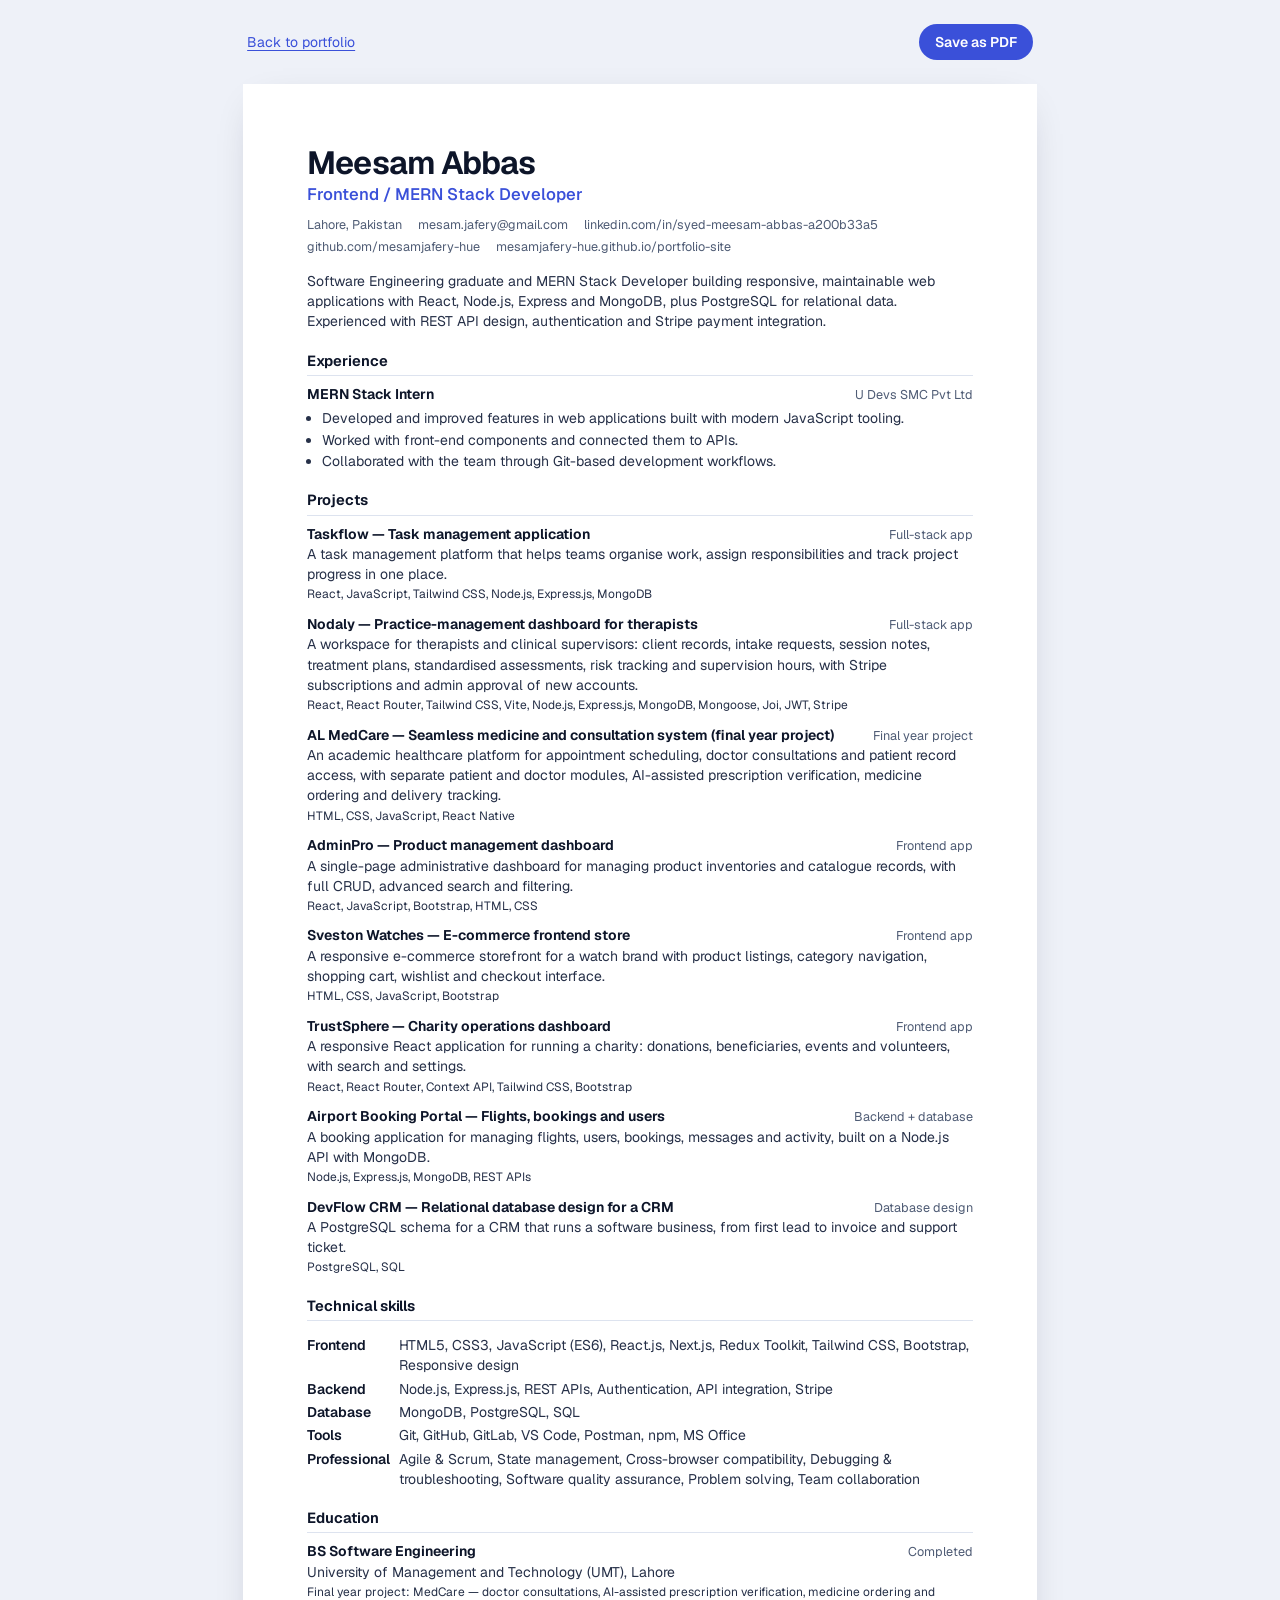
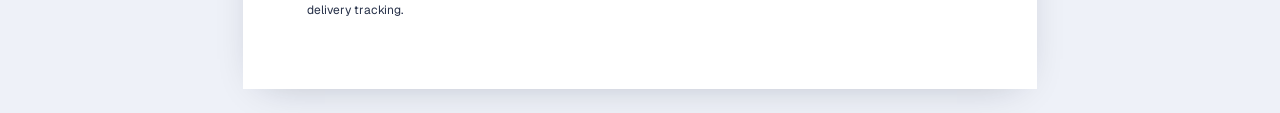
<file: cv.html>
<!DOCTYPE html>
<html lang="en">
  <head>
    <meta charset="UTF-8" />
    <meta name="viewport" content="width=device-width, initial-scale=1" />
    <title>Meesam Abbas — CV</title>
    <meta name="description" content="CV of Meesam Abbas, Frontend / MERN Stack Developer." />
    <meta name="robots" content="noindex" />
    <link rel="icon" href="assets/favicon.svg" type="image/svg+xml" />
    <style>
      @font-face { font-family: "Geist"; src: url("assets/fonts/Geist-Variable.woff2") format("woff2"); font-weight: 100 900; font-display: swap; }
      @page { size: A4; margin: 14mm 15mm; }
      * { box-sizing: border-box; }
      body { margin: 0; font-family: "Geist", system-ui, sans-serif; color: #0d1529; background: #eef1f8; font-size: 10.5pt; line-height: 1.45; -webkit-font-smoothing: antialiased; }
      .page { max-width: 210mm; margin: 24px auto; padding: 16mm 17mm; background: #fff; box-shadow: 0 10px 40px -20px rgba(13,21,41,.3); }
      .toolbar { max-width: 210mm; margin: 24px auto 0; display: flex; justify-content: space-between; align-items: center; font-size: 14px; padding-inline: 4px; }
      .toolbar a, .toolbar button { font: inherit; color: #3a50d9; background: none; border: 0; cursor: pointer; text-decoration: underline; text-underline-offset: 3px; padding: 0; }
      .toolbar button { color: #fff; background: #3a50d9; text-decoration: none; padding: 8px 16px; border-radius: 999px; font-weight: 600; }
      h1 { margin: 0; font-size: 24pt; letter-spacing: -0.03em; font-weight: 650; line-height: 1.1; }
      .role { margin: 2px 0 0; font-size: 12.5pt; color: #3a50d9; font-weight: 550; }
      .contact { margin: 10px 0 0; display: flex; flex-wrap: wrap; gap: 4px 16px; color: #4f5c75; font-size: 9.5pt; padding: 0; list-style: none; }
      .contact a { color: inherit; text-decoration: none; }
      h2 { margin: 18px 0 8px; padding-bottom: 4px; font-size: 11pt; letter-spacing: -0.005em; font-weight: 650; border-bottom: 1px solid #dde3ef; color: #0d1529; }
      p { margin: 0; }
      .summary { margin-top: 14px; color: #263048; }
      .item { margin-bottom: 10px; break-inside: avoid; }
      .item-head { display: flex; justify-content: space-between; gap: 12px; align-items: baseline; }
      .item h3 { margin: 0; font-size: 10.5pt; font-weight: 650; }
      .item .meta { color: #4f5c75; font-size: 9.5pt; }
      .item p { color: #263048; }
      ul.b { margin: 4px 0 0; padding-left: 15px; }
      ul.b li { margin: 1px 0; color: #263048; }
      .tech { color: #4f5c75; font-size: 9pt; margin-top: 2px; }
      .skills { display: grid; grid-template-columns: 82px 1fr; gap: 3px 10px; }
      .skills dt { font-weight: 600; }
      .skills dd { margin: 0; color: #263048; }
      @media print {
        body { background: #fff; }
        .toolbar { display: none; }
        .page { margin: 0; padding: 0; box-shadow: none; max-width: none; }
      }
      @media (max-width: 640px) { .page { margin: 12px; padding: 22px; } .toolbar { margin: 12px; } .item-head { flex-direction: column; gap: 0; } }
    </style>
  </head>
  <body>
    <div class="toolbar">
      <a href="resume.html">Back to portfolio</a>
      <button type="button" onclick="window.print()">Save as PDF</button>
    </div>
    <main class="page" id="cv"></main>

    <script src="js/data.js"></script>
    <script>
      (function () {
        var D = window.PORTFOLIO, p = D.profile;
        function e(s) { return String(s).replace(/&/g, "&amp;").replace(/</g, "&lt;").replace(/>/g, "&gt;"); }
        var html = "";
        html += "<header><h1>" + e(p.name) + "</h1><p class='role'>" + e(p.role) + "</p>" +
          "<ul class='contact'><li>" + e(p.location) + "</li>" +
          "<li><a href='mailto:" + e(p.email) + "'>" + e(p.email) + "</a></li>" +
          "<li><a href='" + e(p.linkedin) + "'>linkedin.com/in/syed-meesam-abbas-a200b33a5</a></li>" +
          "<li><a href='" + e(p.github) + "'>github.com/mesamjafery-hue</a></li>" +
          "<li><a href='" + e(p.site) + "'>mesamjafery-hue.github.io/portfolio-site</a></li></ul></header>";
        html += "<p class='summary'>Software Engineering graduate and MERN Stack Developer building responsive, maintainable web applications with React, Node.js, Express and MongoDB, plus PostgreSQL for relational data. Experienced with REST API design, authentication and Stripe payment integration.</p>";

        html += "<h2>Experience</h2><div class='item'><div class='item-head'><h3>MERN Stack Intern</h3><span class='meta'>U Devs SMC Pvt Ltd</span></div>" +
          "<ul class='b'><li>Developed and improved features in web applications built with modern JavaScript tooling.</li>" +
          "<li>Worked with front-end components and connected them to APIs.</li>" +
          "<li>Collaborated with the team through Git-based development workflows.</li></ul></div>";

        html += "<h2>Projects</h2>";
        D.projects.forEach(function (pr) {
          html += "<div class='item'><div class='item-head'><h3>" + e(pr.title) + " — " + e(pr.subtitle) + "</h3><span class='meta'>" + e(pr.kind) + "</span></div>" +
            "<p>" + e(pr.summary) + "</p>" +
            (pr.tech.length ? "<p class='tech'>" + e(pr.tech.join(", ")) + "</p>" : "") + "</div>";
        });

        html += "<h2>Technical skills</h2><dl class='skills'>";
        D.skills.forEach(function (g) { html += "<dt>" + e(g.group) + "</dt><dd>" + e(g.items.join(", ")) + "</dd>"; });
        html += "</dl>";

        html += "<h2>Education</h2><div class='item'><div class='item-head'><h3>BS Software Engineering</h3><span class='meta'>Completed</span></div>" +
          "<p>University of Management and Technology (UMT), Lahore</p>" +
          "<p class='tech'>Final year project: MedCare — doctor consultations, AI-assisted prescription verification, medicine ordering and delivery tracking.</p></div>";

        document.getElementById("cv").innerHTML = html;
      })();
    </script>
  </body>
</html>
</file>
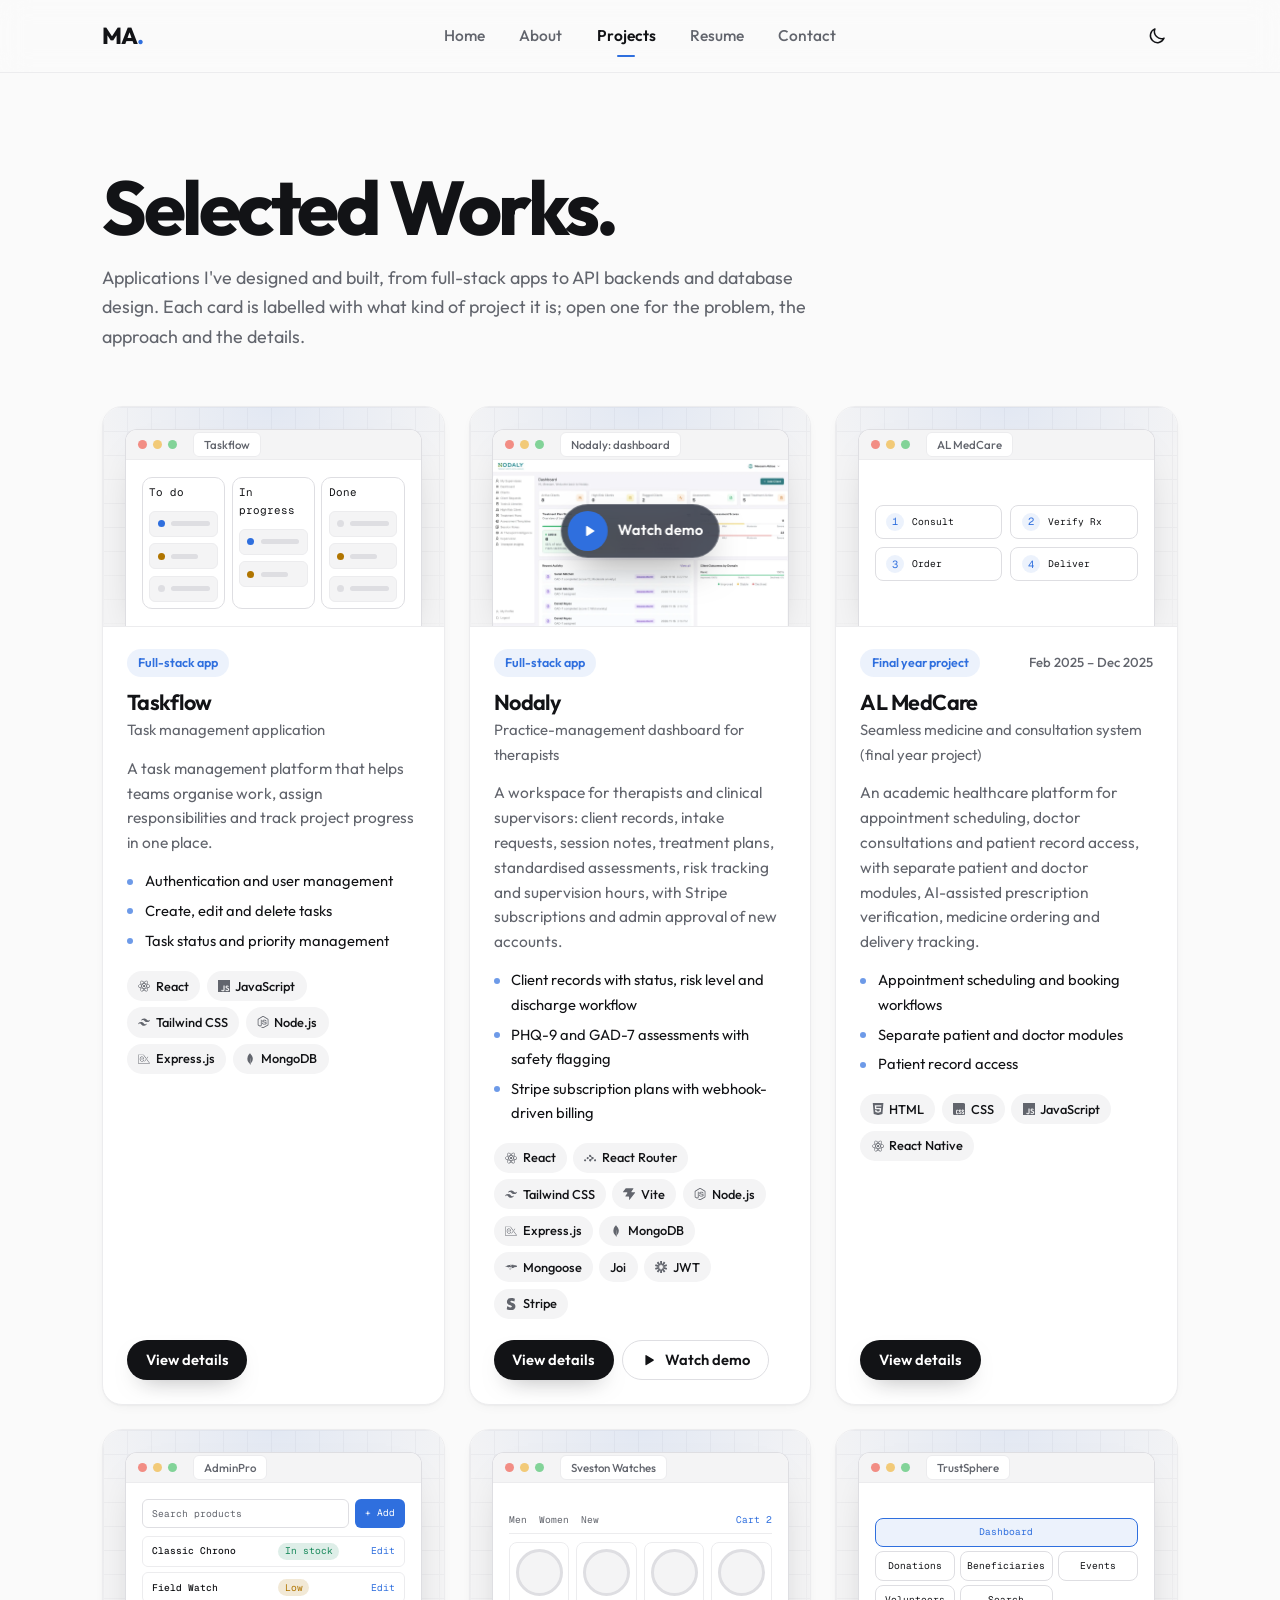
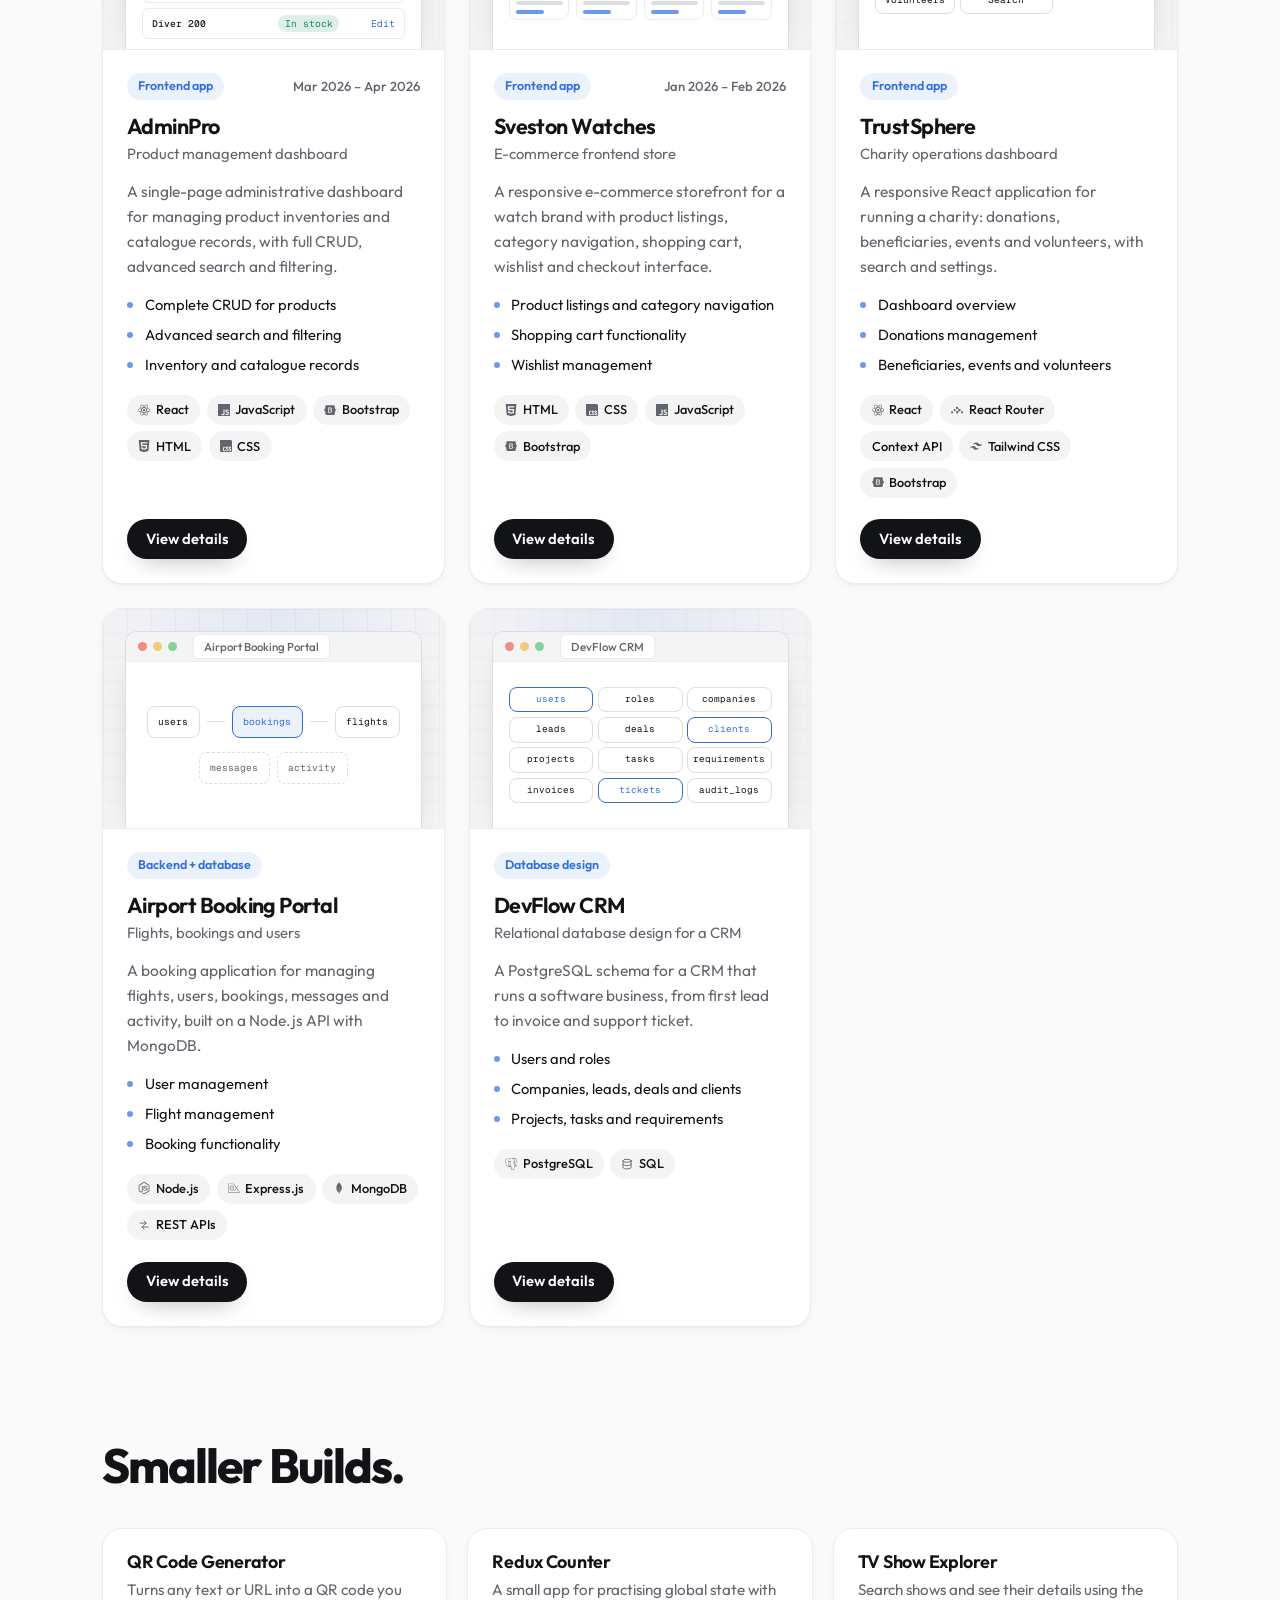
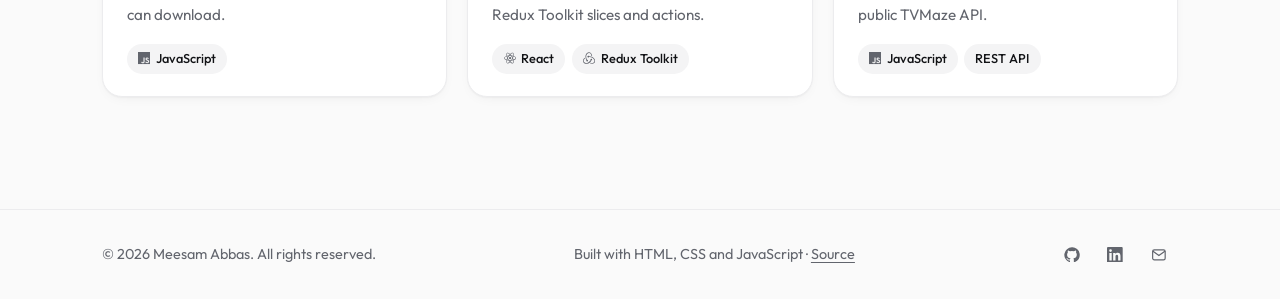
<file: projects.html>
<!DOCTYPE html>
<html lang="en" data-theme="light">
  <head>
    <meta charset="UTF-8" />
    <meta name="viewport" content="width=device-width, initial-scale=1" />
    <title>Projects | Meesam Abbas</title>
    <meta name="description" content="Projects by Meesam Abbas: Taskflow, Nodaly (with demo video), AL MedCare, AdminPro, Sveston Watches, TrustSphere, Airport Booking Portal, DevFlow CRM and smaller builds." />
    <meta name="author" content="Meesam Abbas" />
    <meta name="theme-color" content="#fafafa" />
    <link rel="canonical" href="https://mesamjafery-hue.github.io/portfolio-site/projects.html" />
    <meta property="og:type" content="website" />
    <meta property="og:title" content="Projects | Meesam Abbas" />
    <meta property="og:description" content="Projects by Meesam Abbas: Taskflow, Nodaly (with demo video), AL MedCare, AdminPro, Sveston Watches, TrustSphere, Airport Booking Portal, DevFlow CRM and smaller builds." />
    <meta property="og:url" content="https://mesamjafery-hue.github.io/portfolio-site/projects.html" />
    <meta property="og:image" content="https://mesamjafery-hue.github.io/portfolio-site/assets/og-image.jpg" />
    <meta property="og:image:width" content="1200" />
    <meta property="og:image:height" content="630" />
    <meta name="twitter:card" content="summary_large_image" />
    <meta name="twitter:title" content="Projects | Meesam Abbas" />
    <meta name="twitter:image" content="https://mesamjafery-hue.github.io/portfolio-site/assets/og-image.jpg" />
    <link rel="icon" href="assets/favicon.svg" type="image/svg+xml" />
    <link rel="apple-touch-icon" href="assets/apple-touch-icon.png" />
    <link rel="preload" href="assets/fonts/Outfit-Variable.woff2" as="font" type="font/woff2" crossorigin />
    <script>
      (function () {
        var t; try { t = localStorage.getItem("theme"); } catch (e) {}
        document.documentElement.setAttribute("data-theme", t === "dark" ? "dark" : "light");
      })();
    </script>
    <link rel="stylesheet" href="css/styles.css" />
  </head>
  <body data-page="projects">
    <!-- Icon sprite: UI icons drawn in Lucide style; technology logos from Simple Icons (CC0) -->
    <svg width="0" height="0" style="position:absolute" aria-hidden="true" focusable="false">
      <symbol id="i-github" viewBox="0 0 24 24"><path fill="currentColor" d="M12 .5a11.5 11.5 0 0 0-3.64 22.41c.58.1.79-.25.79-.56v-2c-3.2.7-3.88-1.37-3.88-1.37-.53-1.33-1.28-1.69-1.28-1.69-1.05-.71.08-.7.08-.7 1.16.08 1.77 1.19 1.77 1.19 1.03 1.77 2.7 1.26 3.36.96.1-.75.4-1.26.73-1.55-2.55-.29-5.24-1.28-5.24-5.69 0-1.26.45-2.28 1.19-3.09-.12-.29-.52-1.46.11-3.05 0 0 .97-.31 3.17 1.18a11 11 0 0 1 5.78 0c2.2-1.49 3.17-1.18 3.17-1.18.63 1.59.23 2.76.11 3.05.74.81 1.19 1.83 1.19 3.09 0 4.42-2.7 5.39-5.26 5.68.41.36.78 1.06.78 2.14v3.17c0 .31.21.67.8.56A11.5 11.5 0 0 0 12 .5Z"/></symbol>
      <symbol id="i-linkedin" viewBox="0 0 24 24"><path fill="currentColor" d="M20.45 20.45h-3.56v-5.57c0-1.33-.03-3.04-1.85-3.04-1.86 0-2.14 1.45-2.14 2.94v5.67H9.35V9h3.41v1.56h.05c.48-.9 1.64-1.85 3.37-1.85 3.6 0 4.27 2.37 4.27 5.46v6.28ZM5.34 7.43a2.06 2.06 0 1 1 0-4.13 2.06 2.06 0 0 1 0 4.13ZM7.12 20.45H3.56V9h3.56v11.45ZM22.22 0H1.77C.79 0 0 .77 0 1.73v20.54C0 23.23.79 24 1.77 24h20.45c.98 0 1.78-.77 1.78-1.73V1.73C24 .77 23.2 0 22.22 0Z"/></symbol>
      <symbol id="i-mail" viewBox="0 0 24 24"><g fill="none" stroke="currentColor" stroke-width="1.8" stroke-linecap="round" stroke-linejoin="round"><rect x="2.5" y="4.5" width="19" height="15" rx="2.5"/><path d="m3 6.5 9 6.5 9-6.5"/></g></symbol>
      <symbol id="i-download" viewBox="0 0 24 24"><g fill="none" stroke="currentColor" stroke-width="1.8" stroke-linecap="round" stroke-linejoin="round"><path d="M12 3.5v12"/><path d="m7 10.5 5 5 5-5"/><path d="M4 20.5h16"/></g></symbol>
      <symbol id="i-external" viewBox="0 0 24 24"><g fill="none" stroke="currentColor" stroke-width="1.8" stroke-linecap="round" stroke-linejoin="round"><path d="M14 4h6v6"/><path d="M20 4 11 13"/><path d="M18 14v4.5a1.5 1.5 0 0 1-1.5 1.5h-11A1.5 1.5 0 0 1 4 18.5v-11A1.5 1.5 0 0 1 5.5 6H10"/></g></symbol>
      <symbol id="i-sun" viewBox="0 0 24 24"><g fill="none" stroke="currentColor" stroke-width="1.8" stroke-linecap="round"><circle cx="12" cy="12" r="4"/><path d="M12 2v2M12 20v2M4.93 4.93l1.41 1.41M17.66 17.66l1.41 1.41M2 12h2M20 12h2M4.93 19.07l1.41-1.41M17.66 6.34l1.41-1.41"/></g></symbol>
      <symbol id="i-moon" viewBox="0 0 24 24"><path fill="none" stroke="currentColor" stroke-width="1.8" stroke-linejoin="round" d="M20.5 14.5A8.5 8.5 0 0 1 9.5 3.5a8.5 8.5 0 1 0 11 11Z"/></symbol>
      <symbol id="i-menu" viewBox="0 0 24 24"><path fill="none" stroke="currentColor" stroke-width="1.8" stroke-linecap="round" d="M4 7h16M4 12h16M4 17h16"/></symbol>
      <symbol id="i-close" viewBox="0 0 24 24"><path fill="none" stroke="currentColor" stroke-width="1.8" stroke-linecap="round" d="M6 6l12 12M18 6 6 18"/></symbol>
      <symbol id="i-pin" viewBox="0 0 24 24"><g fill="none" stroke="currentColor" stroke-width="1.8" stroke-linejoin="round"><path d="M12 21s-7-6.2-7-11.5a7 7 0 0 1 14 0C19 14.8 12 21 12 21Z"/><circle cx="12" cy="9.5" r="2.5"/></g></symbol>
      <symbol id="i-cap" viewBox="0 0 24 24"><g fill="none" stroke="currentColor" stroke-width="1.8" stroke-linejoin="round" stroke-linecap="round"><path d="m2 9 10-5 10 5-10 5L2 9Z"/><path d="M6 11v5c0 1.5 2.7 3 6 3s6-1.5 6-3v-5"/></g></symbol>
      <symbol id="i-briefcase" viewBox="0 0 24 24"><g fill="none" stroke="currentColor" stroke-width="1.8" stroke-linejoin="round"><rect x="3" y="7" width="18" height="13" rx="2"/><path d="M9 7V5.5A1.5 1.5 0 0 1 10.5 4h3A1.5 1.5 0 0 1 15 5.5V7M3 13h18"/></g></symbol>
      <symbol id="si-html5" viewBox="0 0 24 24"><path fill="currentColor" d="M1.5 0h21l-1.91 21.563L11.977 24l-8.564-2.438L1.5 0zm7.031 9.75l-.232-2.718 10.059.003.23-2.622L5.412 4.41l.698 8.01h9.126l-.326 3.426-2.91.804-2.955-.81-.188-2.11H6.248l.33 4.171L12 19.351l5.379-1.443.744-8.157H8.531z"/></symbol>
      <symbol id="si-css" viewBox="0 0 24 24"><path fill="currentColor" d="M0 0v20.16A3.84 3.84 0 0 0 3.84 24h16.32A3.84 3.84 0 0 0 24 20.16V3.84A3.84 3.84 0 0 0 20.16 0Zm14.256 13.08c1.56 0 2.28 1.08 2.304 2.64h-1.608c.024-.288-.048-.6-.144-.84-.096-.192-.288-.264-.552-.264-.456 0-.696.264-.696.84-.024.576.288.888.768 1.08.72.288 1.608.744 1.92 1.296q.432.648.432 1.656c0 1.608-.912 2.592-2.496 2.592-1.656 0-2.4-1.032-2.424-2.688h1.68c0 .792.264 1.176.792 1.176.264 0 .456-.072.552-.24.192-.312.24-1.176-.048-1.512-.312-.408-.912-.6-1.32-.816q-.828-.396-1.224-.936c-.24-.36-.36-.888-.36-1.536 0-1.44.936-2.472 2.424-2.448m5.4 0c1.584 0 2.304 1.08 2.328 2.64h-1.608c0-.288-.048-.6-.168-.84-.096-.192-.264-.264-.528-.264-.48 0-.72.264-.72.84s.288.888.792 1.08c.696.288 1.608.744 1.92 1.296.264.432.408.984.408 1.656.024 1.608-.888 2.592-2.472 2.592-1.68 0-2.424-1.056-2.448-2.688h1.68c0 .744.264 1.176.792 1.176.264 0 .456-.072.552-.24.216-.312.264-1.176-.048-1.512-.288-.408-.888-.6-1.32-.816-.552-.264-.96-.576-1.2-.936s-.36-.888-.36-1.536c-.024-1.44.912-2.472 2.4-2.448m-11.031.018c.711-.006 1.419.198 1.839.63.432.432.672 1.128.648 1.992H9.336c.024-.456-.096-.792-.432-.96-.312-.144-.768-.048-.888.24-.12.264-.192.576-.168.864v3.504c0 .744.264 1.128.768 1.128a.65.65 0 0 0 .552-.264c.168-.24.192-.552.168-.84h1.776c.096 1.632-.984 2.712-2.568 2.688-1.536 0-2.496-.864-2.472-2.472v-4.032c0-.816.24-1.44.696-1.848.432-.408 1.146-.624 1.857-.63"/></symbol>
      <symbol id="si-javascript" viewBox="0 0 24 24"><path fill="currentColor" d="M0 0h24v24H0V0zm22.034 18.276c-.175-1.095-.888-2.015-3.003-2.873-.736-.345-1.554-.585-1.797-1.14-.091-.33-.105-.51-.046-.705.15-.646.915-.84 1.515-.66.39.12.75.42.976.9 1.034-.676 1.034-.676 1.755-1.125-.27-.42-.404-.601-.586-.78-.63-.705-1.469-1.065-2.834-1.034l-.705.089c-.676.165-1.32.525-1.71 1.005-1.14 1.291-.811 3.541.569 4.471 1.365 1.02 3.361 1.244 3.616 2.205.24 1.17-.87 1.545-1.966 1.41-.811-.18-1.26-.586-1.755-1.336l-1.83 1.051c.21.48.45.689.81 1.109 1.74 1.756 6.09 1.666 6.871-1.004.029-.09.24-.705.074-1.65l.046.067zm-8.983-7.245h-2.248c0 1.938-.009 3.864-.009 5.805 0 1.232.063 2.363-.138 2.711-.33.689-1.18.601-1.566.48-.396-.196-.597-.466-.83-.855-.063-.105-.11-.196-.127-.196l-1.825 1.125c.305.63.75 1.172 1.324 1.517.855.51 2.004.675 3.207.405.783-.226 1.458-.691 1.811-1.411.51-.93.402-2.07.397-3.346.012-2.054 0-4.109 0-6.179l.004-.056z"/></symbol>
      <symbol id="si-react" viewBox="0 0 24 24"><path fill="currentColor" d="M14.23 12.004a2.236 2.236 0 0 1-2.235 2.236 2.236 2.236 0 0 1-2.236-2.236 2.236 2.236 0 0 1 2.235-2.236 2.236 2.236 0 0 1 2.236 2.236zm2.648-10.69c-1.346 0-3.107.96-4.888 2.622-1.78-1.653-3.542-2.602-4.887-2.602-.41 0-.783.093-1.106.278-1.375.793-1.683 3.264-.973 6.365C1.98 8.917 0 10.42 0 12.004c0 1.59 1.99 3.097 5.043 4.03-.704 3.113-.39 5.588.988 6.38.32.187.69.275 1.102.275 1.345 0 3.107-.96 4.888-2.624 1.78 1.654 3.542 2.603 4.887 2.603.41 0 .783-.09 1.106-.275 1.374-.792 1.683-3.263.973-6.365C22.02 15.096 24 13.59 24 12.004c0-1.59-1.99-3.097-5.043-4.032.704-3.11.39-5.587-.988-6.38-.318-.184-.688-.277-1.092-.278zm-.005 1.09v.006c.225 0 .406.044.558.127.666.382.955 1.835.73 3.704-.054.46-.142.945-.25 1.44-.96-.236-2.006-.417-3.107-.534-.66-.905-1.345-1.727-2.035-2.447 1.592-1.48 3.087-2.292 4.105-2.295zm-9.77.02c1.012 0 2.514.808 4.11 2.28-.686.72-1.37 1.537-2.02 2.442-1.107.117-2.154.298-3.113.538-.112-.49-.195-.964-.254-1.42-.23-1.868.054-3.32.714-3.707.19-.09.4-.127.563-.132zm4.882 3.05c.455.468.91.992 1.36 1.564-.44-.02-.89-.034-1.345-.034-.46 0-.915.01-1.36.034.44-.572.895-1.096 1.345-1.565zM12 8.1c.74 0 1.477.034 2.202.093.406.582.802 1.203 1.183 1.86.372.64.71 1.29 1.018 1.946-.308.655-.646 1.31-1.013 1.95-.38.66-.773 1.288-1.18 1.87-.728.063-1.466.098-2.21.098-.74 0-1.477-.035-2.202-.093-.406-.582-.802-1.204-1.183-1.86-.372-.64-.71-1.29-1.018-1.946.303-.657.646-1.313 1.013-1.954.38-.66.773-1.286 1.18-1.868.728-.064 1.466-.098 2.21-.098zm-3.635.254c-.24.377-.48.763-.704 1.16-.225.39-.435.782-.635 1.174-.265-.656-.49-1.31-.676-1.947.64-.15 1.315-.283 2.015-.386zm7.26 0c.695.103 1.365.23 2.006.387-.18.632-.405 1.282-.66 1.933-.2-.39-.41-.783-.64-1.174-.225-.392-.465-.774-.705-1.146zm3.063.675c.484.15.944.317 1.375.498 1.732.74 2.852 1.708 2.852 2.476-.005.768-1.125 1.74-2.857 2.475-.42.18-.88.342-1.355.493-.28-.958-.646-1.956-1.1-2.98.45-1.017.81-2.01 1.085-2.964zm-13.395.004c.278.96.645 1.957 1.1 2.98-.45 1.017-.812 2.01-1.086 2.964-.484-.15-.944-.318-1.37-.5-1.732-.737-2.852-1.706-2.852-2.474 0-.768 1.12-1.742 2.852-2.476.42-.18.88-.342 1.356-.494zm11.678 4.28c.265.657.49 1.312.676 1.948-.64.157-1.316.29-2.016.39.24-.375.48-.762.705-1.158.225-.39.435-.788.636-1.18zm-9.945.02c.2.392.41.783.64 1.175.23.39.465.772.705 1.143-.695-.102-1.365-.23-2.006-.386.18-.63.406-1.282.66-1.933zM17.92 16.32c.112.493.2.968.254 1.423.23 1.868-.054 3.32-.714 3.708-.147.09-.338.128-.563.128-1.012 0-2.514-.807-4.11-2.28.686-.72 1.37-1.536 2.02-2.44 1.107-.118 2.154-.3 3.113-.54zm-11.83.01c.96.234 2.006.415 3.107.532.66.905 1.345 1.727 2.035 2.446-1.595 1.483-3.092 2.295-4.11 2.295-.22-.005-.406-.05-.553-.132-.666-.38-.955-1.834-.73-3.703.054-.46.142-.944.25-1.438zm4.56.64c.44.02.89.034 1.345.034.46 0 .915-.01 1.36-.034-.44.572-.895 1.095-1.345 1.565-.455-.47-.91-.993-1.36-1.565z"/></symbol>
      <symbol id="si-nextdotjs" viewBox="0 0 24 24"><path fill="currentColor" d="M18.665 21.978C16.758 23.255 14.465 24 12 24 5.377 24 0 18.623 0 12S5.377 0 12 0s12 5.377 12 12c0 3.583-1.574 6.801-4.067 9.001L9.219 7.2H7.2v9.596h1.615V9.251l9.85 12.727Zm-3.332-8.533 1.6 2.061V7.2h-1.6v6.245Z"/></symbol>
      <symbol id="si-redux" viewBox="0 0 24 24"><path fill="currentColor" d="M16.634 16.504c.87-.075 1.543-.84 1.5-1.754-.047-.914-.796-1.648-1.709-1.648h-.061a1.71 1.71 0 00-1.648 1.769c.03.479.226.869.494 1.153-1.048 2.038-2.621 3.536-5.005 4.795-1.603.838-3.296 1.154-4.944.93-1.378-.195-2.456-.81-3.116-1.799-.988-1.499-1.078-3.116-.255-4.734.6-1.17 1.499-2.023 2.099-2.443a9.96 9.96 0 01-.42-1.543C-.868 14.408-.416 18.752.932 20.805c1.004 1.498 3.057 2.456 5.304 2.456.6 0 1.23-.044 1.843-.194 3.897-.749 6.848-3.086 8.541-6.532zm5.348-3.746c-2.32-2.728-5.738-4.226-9.634-4.226h-.51c-.253-.554-.837-.899-1.498-.899h-.045c-.943 0-1.678.81-1.647 1.753.03.898.794 1.648 1.708 1.648h.074a1.69 1.69 0 001.499-1.049h.555c2.309 0 4.495.674 6.488 1.992 1.527 1.005 2.622 2.323 3.237 3.897.538 1.288.509 2.547-.045 3.597-.855 1.647-2.294 2.517-4.196 2.517-1.199 0-2.367-.375-2.967-.644-.36.298-.96.793-1.394 1.093 1.318.598 2.652.943 3.94.943 2.922 0 5.094-1.647 5.919-3.236.898-1.798.824-4.824-1.47-7.416zM6.49 17.042c.03.899.793 1.648 1.708 1.648h.06a1.688 1.688 0 001.648-1.768c0-.9-.779-1.647-1.693-1.647h-.06c-.06 0-.15 0-.226.029-1.243-2.098-1.768-4.347-1.572-6.772.12-1.828.72-3.417 1.797-4.735.9-1.124 2.593-1.68 3.747-1.708 3.236-.061 4.585 3.971 4.689 5.574l1.498.45C17.741 3.197 14.686.62 11.764.62 9.02.62 6.49 2.613 5.47 5.535 4.077 9.43 4.991 13.177 6.7 16.174c-.15.195-.24.539-.21.868z"/></symbol>
      <symbol id="si-tailwindcss" viewBox="0 0 24 24"><path fill="currentColor" d="M12.001,4.8c-3.2,0-5.2,1.6-6,4.8c1.2-1.6,2.6-2.2,4.2-1.8c0.913,0.228,1.565,0.89,2.288,1.624 C13.666,10.618,15.027,12,18.001,12c3.2,0,5.2-1.6,6-4.8c-1.2,1.6-2.6,2.2-4.2,1.8c-0.913-0.228-1.565-0.89-2.288-1.624 C16.337,6.182,14.976,4.8,12.001,4.8z M6.001,12c-3.2,0-5.2,1.6-6,4.8c1.2-1.6,2.6-2.2,4.2-1.8c0.913,0.228,1.565,0.89,2.288,1.624 c1.177,1.194,2.538,2.576,5.512,2.576c3.2,0,5.2-1.6,6-4.8c-1.2,1.6-2.6,2.2-4.2,1.8c-0.913-0.228-1.565-0.89-2.288-1.624 C10.337,13.382,8.976,12,6.001,12z"/></symbol>
      <symbol id="si-bootstrap" viewBox="0 0 24 24"><path fill="currentColor" d="M11.77 11.24H9.956V8.202h2.152c1.17 0 1.834.522 1.834 1.466 0 1.008-.773 1.572-2.174 1.572zm.324 1.206H9.957v3.348h2.231c1.459 0 2.232-.585 2.232-1.685s-.795-1.663-2.326-1.663zM24 11.39v1.218c-1.128.108-1.817.944-2.226 2.268-.407 1.319-.463 2.937-.42 4.186.045 1.3-.968 2.5-2.337 2.5H4.985c-1.37 0-2.383-1.2-2.337-2.5.043-1.249-.013-2.867-.42-4.186-.41-1.324-1.1-2.16-2.228-2.268V11.39c1.128-.108 1.819-.944 2.227-2.268.408-1.319.464-2.937.42-4.186-.045-1.3.968-2.5 2.338-2.5h14.032c1.37 0 2.382 1.2 2.337 2.5-.043 1.249.013 2.867.42 4.186.409 1.324 1.098 2.16 2.226 2.268zm-7.927 2.817c0-1.354-.953-2.333-2.368-2.488v-.057c1.04-.169 1.856-1.135 1.856-2.213 0-1.537-1.213-2.538-3.062-2.538h-4.16v10.172h4.181c2.218 0 3.553-1.086 3.553-2.876z"/></symbol>
      <symbol id="si-nodedotjs" viewBox="0 0 24 24"><path fill="currentColor" d="M11.998,24c-0.321,0-0.641-0.084-0.922-0.247l-2.936-1.737c-0.438-0.245-0.224-0.332-0.08-0.383 c0.585-0.203,0.703-0.25,1.328-0.604c0.065-0.037,0.151-0.023,0.218,0.017l2.256,1.339c0.082,0.045,0.197,0.045,0.272,0l8.795-5.076 c0.082-0.047,0.134-0.141,0.134-0.238V6.921c0-0.099-0.053-0.192-0.137-0.242l-8.791-5.072c-0.081-0.047-0.189-0.047-0.271,0 L3.075,6.68C2.99,6.729,2.936,6.825,2.936,6.921v10.15c0,0.097,0.054,0.189,0.139,0.235l2.409,1.392 c1.307,0.654,2.108-0.116,2.108-0.89V7.787c0-0.142,0.114-0.253,0.256-0.253h1.115c0.139,0,0.255,0.112,0.255,0.253v10.021 c0,1.745-0.95,2.745-2.604,2.745c-0.508,0-0.909,0-2.026-0.551L2.28,18.675c-0.57-0.329-0.922-0.945-0.922-1.604V6.921 c0-0.659,0.353-1.275,0.922-1.603l8.795-5.082c0.557-0.315,1.296-0.315,1.848,0l8.794,5.082c0.57,0.329,0.924,0.944,0.924,1.603 v10.15c0,0.659-0.354,1.273-0.924,1.604l-8.794,5.078C12.643,23.916,12.324,24,11.998,24z M19.099,13.993 c0-1.9-1.284-2.406-3.987-2.763c-2.731-0.361-3.009-0.548-3.009-1.187c0-0.528,0.235-1.233,2.258-1.233 c1.807,0,2.473,0.389,2.747,1.607c0.024,0.115,0.129,0.199,0.247,0.199h1.141c0.071,0,0.138-0.031,0.186-0.081 c0.048-0.054,0.074-0.123,0.067-0.196c-0.177-2.098-1.571-3.076-4.388-3.076c-2.508,0-4.004,1.058-4.004,2.833 c0,1.925,1.488,2.457,3.895,2.695c2.88,0.282,3.103,0.703,3.103,1.269c0,0.983-0.789,1.402-2.642,1.402 c-2.327,0-2.839-0.584-3.011-1.742c-0.02-0.124-0.126-0.215-0.253-0.215h-1.137c-0.141,0-0.254,0.112-0.254,0.253 c0,1.482,0.806,3.248,4.655,3.248C17.501,17.007,19.099,15.91,19.099,13.993z"/></symbol>
      <symbol id="si-express" viewBox="0 0 24 24"><path fill="currentColor" d="M12.262 16.666h1.146l6.975-9.325H19.22zm9.778 1.441v.004l-4.334-5.706-.557.74 4.873 6.682H.945V4.173h9.505l5.026 6.7.574-.772-4.374-5.928h.003l-.719-.945H0v17.544h24zM10.917 8.705a3.8 3.8 0 0 0-1.292-1.183q-.796-.45-1.916-.45c-.746 0-1.37.14-1.906.424a3.76 3.76 0 0 0-1.31 1.12 4.9 4.9 0 0 0-.75 1.581 7.17 7.17 0 0 0 0 3.696c.148.567.402 1.101.75 1.573a3.5 3.5 0 0 0 1.31 1.066q.803.39 1.906.389 1.77 0 2.739-.868.966-.867 1.328-2.457h-1.139q-.271 1.084-.977 1.734-.704.651-1.952.65-.812 0-1.392-.342a3.1 3.1 0 0 1-.957-.869 3.5 3.5 0 0 1-.551-1.182 5 5 0 0 1-.17-1.133 9 9 0 0 0-.015-.286 4.5 4.5 0 0 1 .015-.829c.047-.418.147-.83.296-1.223A3.7 3.7 0 0 1 5.54 9.05a2.9 2.9 0 0 1 .922-.742q.541-.28 1.246-.28c.47 0 .869.093 1.23.28q.541.281.922.742.379.461.587 1.057t.225 1.246H5.625l.004.957h6.182a7.3 7.3 0 0 0-.18-1.924 4.9 4.9 0 0 0-.715-1.68z"/></symbol>
      <symbol id="si-mongodb" viewBox="0 0 24 24"><path fill="currentColor" d="M17.193 9.555c-1.264-5.58-4.252-7.414-4.573-8.115-.28-.394-.53-.954-.735-1.44-.036.495-.055.685-.523 1.184-.723.566-4.438 3.682-4.74 10.02-.282 5.912 4.27 9.435 4.888 9.884l.07.05A73.49 73.49 0 0111.91 24h.481c.114-1.032.284-2.056.51-3.07.417-.296.604-.463.85-.693a11.342 11.342 0 003.639-8.464c.01-.814-.103-1.662-.197-2.218zm-5.336 8.195s0-8.291.275-8.29c.213 0 .49 10.695.49 10.695-.381-.045-.765-1.76-.765-2.405z"/></symbol>
      <symbol id="si-postgresql" viewBox="0 0 24 24"><path fill="currentColor" d="M23.5594 14.7228a.5269.5269 0 0 0-.0563-.1191c-.139-.2632-.4768-.3418-1.0074-.2321-1.6533.3411-2.2935.1312-2.5256-.0191 1.342-2.0482 2.445-4.522 3.0411-6.8297.2714-1.0507.7982-3.5237.1222-4.7316a1.5641 1.5641 0 0 0-.1509-.235C21.6931.9086 19.8007.0248 17.5099.0005c-1.4947-.0158-2.7705.3461-3.1161.4794a9.449 9.449 0 0 0-.5159-.0816 8.044 8.044 0 0 0-1.3114-.1278c-1.1822-.0184-2.2038.2642-3.0498.8406-.8573-.3211-4.7888-1.645-7.2219.0788C.9359 2.1526.3086 3.8733.4302 6.3043c.0409.818.5069 3.334 1.2423 5.7436.4598 1.5065.9387 2.7019 1.4334 3.582.553.9942 1.1259 1.5933 1.7143 1.7895.4474.1491 1.1327.1441 1.8581-.7279.8012-.9635 1.5903-1.8258 1.9446-2.2069.4351.2355.9064.3625 1.39.3772a.0569.0569 0 0 0 .0004.0041 11.0312 11.0312 0 0 0-.2472.3054c-.3389.4302-.4094.5197-1.5002.7443-.3102.064-1.1344.2339-1.1464.8115-.0025.1224.0329.2309.0919.3268.2269.4231.9216.6097 1.015.6331 1.3345.3335 2.5044.092 3.3714-.6787-.017 2.231.0775 4.4174.3454 5.0874.2212.5529.7618 1.9045 2.4692 1.9043.2505 0 .5263-.0291.8296-.0941 1.7819-.3821 2.5557-1.1696 2.855-2.9059.1503-.8707.4016-2.8753.5388-4.1012.0169-.0703.0357-.1207.057-.1362.0007-.0005.0697-.0471.4272.0307a.3673.3673 0 0 0 .0443.0068l.2539.0223.0149.001c.8468.0384 1.9114-.1426 2.5312-.4308.6438-.2988 1.8057-1.0323 1.5951-1.6698zM2.371 11.8765c-.7435-2.4358-1.1779-4.8851-1.2123-5.5719-.1086-2.1714.4171-3.6829 1.5623-4.4927 1.8367-1.2986 4.8398-.5408 6.108-.13-.0032.0032-.0066.0061-.0098.0094-2.0238 2.044-1.9758 5.536-1.9708 5.7495-.0002.0823.0066.1989.0162.3593.0348.5873.0996 1.6804-.0735 2.9184-.1609 1.1504.1937 2.2764.9728 3.0892.0806.0841.1648.1631.2518.2374-.3468.3714-1.1004 1.1926-1.9025 2.1576-.5677.6825-.9597.5517-1.0886.5087-.3919-.1307-.813-.5871-1.2381-1.3223-.4796-.839-.9635-2.0317-1.4155-3.5126zm6.0072 5.0871c-.1711-.0428-.3271-.1132-.4322-.1772.0889-.0394.2374-.0902.4833-.1409 1.2833-.2641 1.4815-.4506 1.9143-1.0002.0992-.126.2116-.2687.3673-.4426a.3549.3549 0 0 0 .0737-.1298c.1708-.1513.2724-.1099.4369-.0417.156.0646.3078.26.3695.4752.0291.1016.0619.2945-.0452.4444-.9043 1.2658-2.2216 1.2494-3.1676 1.0128zm2.094-3.988-.0525.141c-.133.3566-.2567.6881-.3334 1.003-.6674-.0021-1.3168-.2872-1.8105-.8024-.6279-.6551-.9131-1.5664-.7825-2.5004.1828-1.3079.1153-2.4468.079-3.0586-.005-.0857-.0095-.1607-.0122-.2199.2957-.2621 1.6659-.9962 2.6429-.7724.4459.1022.7176.4057.8305.928.5846 2.7038.0774 3.8307-.3302 4.7363-.084.1866-.1633.3629-.2311.5454zm7.3637 4.5725c-.0169.1768-.0358.376-.0618.5959l-.146.4383a.3547.3547 0 0 0-.0182.1077c-.0059.4747-.054.6489-.115.8693-.0634.2292-.1353.4891-.1794 1.0575-.11 1.4143-.8782 2.2267-2.4172 2.5565-1.5155.3251-1.7843-.4968-2.0212-1.2217a6.5824 6.5824 0 0 0-.0769-.2266c-.2154-.5858-.1911-1.4119-.1574-2.5551.0165-.5612-.0249-1.9013-.3302-2.6462.0044-.2932.0106-.5909.019-.8918a.3529.3529 0 0 0-.0153-.1126 1.4927 1.4927 0 0 0-.0439-.208c-.1226-.4283-.4213-.7866-.7797-.9351-.1424-.059-.4038-.1672-.7178-.0869.067-.276.1831-.5875.309-.9249l.0529-.142c.0595-.16.134-.3257.213-.5012.4265-.9476 1.0106-2.2453.3766-5.1772-.2374-1.0981-1.0304-1.6343-2.2324-1.5098-.7207.0746-1.3799.3654-1.7088.5321a5.6716 5.6716 0 0 0-.1958.1041c.0918-1.1064.4386-3.1741 1.7357-4.4823a4.0306 4.0306 0 0 1 .3033-.276.3532.3532 0 0 0 .1447-.0644c.7524-.5706 1.6945-.8506 2.802-.8325.4091.0067.8017.0339 1.1742.081 1.939.3544 3.2439 1.4468 4.0359 2.3827.8143.9623 1.2552 1.9315 1.4312 2.4543-1.3232-.1346-2.2234.1268-2.6797.779-.9926 1.4189.543 4.1729 1.2811 5.4964.1353.2426.2522.4522.2889.5413.2403.5825.5515.9713.7787 1.2552.0696.087.1372.1714.1885.245-.4008.1155-1.1208.3825-1.0552 1.717-.0123.1563-.0423.4469-.0834.8148-.0461.2077-.0702.4603-.0994.7662zm.8905-1.6211c-.0405-.8316.2691-.9185.5967-1.0105a2.8566 2.8566 0 0 0 .135-.0406 1.202 1.202 0 0 0 .1342.103c.5703.3765 1.5823.4213 3.0068.1344-.2016.1769-.5189.3994-.9533.6011-.4098.1903-1.0957.333-1.7473.3636-.7197.0336-1.0859-.0807-1.1721-.151zm.5695-9.2712c-.0059.3508-.0542.6692-.1054 1.0017-.055.3576-.112.7274-.1264 1.1762-.0142.4368.0404.8909.0932 1.3301.1066.887.216 1.8003-.2075 2.7014a3.5272 3.5272 0 0 1-.1876-.3856c-.0527-.1276-.1669-.3326-.3251-.6162-.6156-1.1041-2.0574-3.6896-1.3193-4.7446.3795-.5427 1.3408-.5661 2.1781-.463zm.2284 7.0137a12.3762 12.3762 0 0 0-.0853-.1074l-.0355-.0444c.7262-1.1995.5842-2.3862.4578-3.4385-.0519-.4318-.1009-.8396-.0885-1.2226.0129-.4061.0666-.7543.1185-1.0911.0639-.415.1288-.8443.1109-1.3505.0134-.0531.0188-.1158.0118-.1902-.0457-.4855-.5999-1.938-1.7294-3.253-.6076-.7073-1.4896-1.4972-2.6889-2.0395.5251-.1066 1.2328-.2035 2.0244-.1859 2.0515.0456 3.6746.8135 4.8242 2.2824a.908.908 0 0 1 .0667.1002c.7231 1.3556-.2762 6.2751-2.9867 10.5405zm-8.8166-6.1162c-.025.1794-.3089.4225-.6211.4225a.5821.5821 0 0 1-.0809-.0056c-.1873-.026-.3765-.144-.5059-.3156-.0458-.0605-.1203-.178-.1055-.2844.0055-.0401.0261-.0985.0925-.1488.1182-.0894.3518-.1226.6096-.0867.3163.0441.6426.1938.6113.4186zm7.9305-.4114c.0111.0792-.049.201-.1531.3102-.0683.0717-.212.1961-.4079.2232a.5456.5456 0 0 1-.075.0052c-.2935 0-.5414-.2344-.5607-.3717-.024-.1765.2641-.3106.5611-.352.297-.0414.6111.0088.6356.1851z"/></symbol>
      <symbol id="si-git" viewBox="0 0 24 24"><path fill="currentColor" d="M13.09 23.549a1.54 1.54 0 0 1-2.18 0L.451 13.089a1.54 1.54 0 0 1 0-2.179l7.191-7.19 2.733 2.733a1.85 1.85 0 0 0 .964 2.326v6.66a1.849 1.849 0 1 0 1.54 0V8.957l2.508 2.508a1.85 1.85 0 1 0 1.09-1.09l-2.634-2.634a1.85 1.85 0 0 0-2.378-2.377L8.73 2.63 10.91.451a1.54 1.54 0 0 1 2.179 0l10.459 10.46a1.54 1.54 0 0 1 0 2.179z"/></symbol>
      <symbol id="si-github" viewBox="0 0 24 24"><path fill="currentColor" d="M12 .297c-6.63 0-12 5.373-12 12 0 5.303 3.438 9.8 8.205 11.385.6.113.82-.258.82-.577 0-.285-.01-1.04-.015-2.04-3.338.724-4.042-1.61-4.042-1.61C4.422 18.07 3.633 17.7 3.633 17.7c-1.087-.744.084-.729.084-.729 1.205.084 1.838 1.236 1.838 1.236 1.07 1.835 2.809 1.305 3.495.998.108-.776.417-1.305.76-1.605-2.665-.3-5.466-1.332-5.466-5.93 0-1.31.465-2.38 1.235-3.22-.135-.303-.54-1.523.105-3.176 0 0 1.005-.322 3.3 1.23.96-.267 1.98-.399 3-.405 1.02.006 2.04.138 3 .405 2.28-1.552 3.285-1.23 3.285-1.23.645 1.653.24 2.873.12 3.176.765.84 1.23 1.91 1.23 3.22 0 4.61-2.805 5.625-5.475 5.92.42.36.81 1.096.81 2.22 0 1.606-.015 2.896-.015 3.286 0 .315.21.69.825.57C20.565 22.092 24 17.592 24 12.297c0-6.627-5.373-12-12-12"/></symbol>
      <symbol id="si-gitlab" viewBox="0 0 24 24"><path fill="currentColor" d="m23.6004 9.5927-.0337-.0862L20.3.9814a.851.851 0 0 0-.3362-.405.8748.8748 0 0 0-.9997.0539.8748.8748 0 0 0-.29.4399l-2.2055 6.748H7.5375l-2.2057-6.748a.8573.8573 0 0 0-.29-.4412.8748.8748 0 0 0-.9997-.0537.8585.8585 0 0 0-.3362.4049L.4332 9.5015l-.0325.0862a6.0657 6.0657 0 0 0 2.0119 7.0105l.0113.0087.03.0213 4.976 3.7264 2.462 1.8633 1.4995 1.1321a1.0085 1.0085 0 0 0 1.2197 0l1.4995-1.1321 2.4619-1.8633 5.006-3.7489.0125-.01a6.0682 6.0682 0 0 0 2.0094-7.003z"/></symbol>
      <symbol id="si-postman" viewBox="0 0 24 24"><path fill="currentColor" d="M13.527.099C6.955-.744.942 3.9.099 10.473c-.843 6.572 3.8 12.584 10.373 13.428 6.573.843 12.587-3.801 13.428-10.374C24.744 6.955 20.101.943 13.527.099zm2.471 7.485a.855.855 0 0 0-.593.25l-4.453 4.453-.307-.307-.643-.643c4.389-4.376 5.18-4.418 5.996-3.753zm-4.863 4.861l4.44-4.44a.62.62 0 1 1 .847.903l-4.699 4.125-.588-.588zm.33.694l-1.1.238a.06.06 0 0 1-.067-.032.06.06 0 0 1 .01-.073l.645-.645.512.512zm-2.803-.459l1.172-1.172.879.878-1.979.426a.074.074 0 0 1-.085-.039.072.072 0 0 1 .013-.093zm-3.646 6.058a.076.076 0 0 1-.069-.083.077.077 0 0 1 .022-.046h.002l.946-.946 1.222 1.222-2.123-.147zm2.425-1.256a.228.228 0 0 0-.117.256l.203.865a.125.125 0 0 1-.211.117h-.003l-.934-.934-.294-.295 3.762-3.758 1.82-.393.874.874c-1.255 1.102-2.971 2.201-5.1 3.268zm5.279-3.428h-.002l-.839-.839 4.699-4.125a.952.952 0 0 0 .119-.127c-.148 1.345-2.029 3.245-3.977 5.091zm3.657-6.46l-.003-.002a1.822 1.822 0 0 1 2.459-2.684l-1.61 1.613a.119.119 0 0 0 0 .169l1.247 1.247a1.817 1.817 0 0 1-2.093-.343zm2.578 0a1.714 1.714 0 0 1-.271.218h-.001l-1.207-1.207 1.533-1.533c.661.72.637 1.832-.054 2.522zM18.855 6.05a.143.143 0 0 0-.053.157.416.416 0 0 1-.053.45.14.14 0 0 0 .023.197.141.141 0 0 0 .084.03.14.14 0 0 0 .106-.05.691.691 0 0 0 .087-.751.138.138 0 0 0-.194-.033z"/></symbol>
      <symbol id="si-npm" viewBox="0 0 24 24"><path fill="currentColor" d="M1.763 0C.786 0 0 .786 0 1.763v20.474C0 23.214.786 24 1.763 24h20.474c.977 0 1.763-.786 1.763-1.763V1.763C24 .786 23.214 0 22.237 0zM5.13 5.323l13.837.019-.009 13.836h-3.464l.01-10.382h-3.456L12.04 19.17H5.113z"/></symbol>
      <symbol id="si-stripe" viewBox="0 0 24 24"><path fill="currentColor" d="M13.976 9.15c-2.172-.806-3.356-1.426-3.356-2.409 0-.831.683-1.305 1.901-1.305 2.227 0 4.515.858 6.09 1.631l.89-5.494C18.252.975 15.697 0 12.165 0 9.667 0 7.589.654 6.104 1.872 4.56 3.147 3.757 4.992 3.757 7.218c0 4.039 2.467 5.76 6.476 7.219 2.585.92 3.445 1.574 3.445 2.583 0 .98-.84 1.545-2.354 1.545-1.875 0-4.965-.921-6.99-2.109l-.9 5.555C5.175 22.99 8.385 24 11.714 24c2.641 0 4.843-.624 6.328-1.813 1.664-1.305 2.525-3.236 2.525-5.732 0-4.128-2.524-5.851-6.594-7.305h.003z"/></symbol>
      <symbol id="i-code" viewBox="0 0 24 24"><g fill="none" stroke="currentColor" stroke-width="1.8" stroke-linecap="round" stroke-linejoin="round"><path d="m8 7-5 5 5 5M16 7l5 5-5 5M14 4l-4 16"/></g></symbol>
      <symbol id="i-db" viewBox="0 0 24 24"><g fill="none" stroke="currentColor" stroke-width="1.8" stroke-linecap="round"><ellipse cx="12" cy="5.5" rx="8" ry="3"/><path d="M4 5.5v13c0 1.66 3.58 3 8 3s8-1.34 8-3v-13"/><path d="M4 12c0 1.66 3.58 3 8 3s8-1.34 8-3"/></g></symbol>
      <symbol id="i-api" viewBox="0 0 24 24"><g fill="none" stroke="currentColor" stroke-width="1.8" stroke-linecap="round" stroke-linejoin="round"><path d="M4 8h12M12 4l4 4-4 4"/><path d="M20 16H8M12 12l-4 4 4 4"/></g></symbol>
      <symbol id="i-lock" viewBox="0 0 24 24"><g fill="none" stroke="currentColor" stroke-width="1.8" stroke-linecap="round" stroke-linejoin="round"><rect x="4" y="10.5" width="16" height="10.5" rx="2.5"/><path d="M8 10.5V7a4 4 0 0 1 8 0v3.5"/></g></symbol>
      <symbol id="i-devices" viewBox="0 0 24 24"><g fill="none" stroke="currentColor" stroke-width="1.8" stroke-linecap="round" stroke-linejoin="round"><rect x="2.5" y="4" width="14" height="10.5" rx="1.5"/><path d="M6 18.5h7"/><rect x="17" y="9" width="4.5" height="11" rx="1.2"/></g></symbol>
      <symbol id="i-layout" viewBox="0 0 24 24"><g fill="none" stroke="currentColor" stroke-width="1.8" stroke-linejoin="round"><rect x="3" y="3.5" width="18" height="17" rx="2.5"/><path d="M3 9h18M9.5 9v11.5"/></g></symbol>
      <symbol id="i-server" viewBox="0 0 24 24"><g fill="none" stroke="currentColor" stroke-width="1.8" stroke-linecap="round" stroke-linejoin="round"><rect x="3" y="3.5" width="18" height="7" rx="2"/><rect x="3" y="13.5" width="18" height="7" rx="2"/><path d="M7 7h.01M7 17h.01"/></g></symbol>
      <symbol id="i-arrow-right" viewBox="0 0 24 24"><path fill="none" stroke="currentColor" stroke-width="1.8" stroke-linecap="round" stroke-linejoin="round" d="M5 12h14M13 6l6 6-6 6"/></symbol>
      <symbol id="si-reactrouter" viewBox="0 0 24 24"><path fill="currentColor" d="M12.118 5.466a2.306 2.306 0 00-.623.08c-.278.067-.702.332-.953.583-.41.423-.49.609-.662 1.469-.08.423.41 1.43.847 1.734.45.317 1.085.502 2.065.608 1.429.16 1.84.636 1.84 2.197 0 1.377-.385 1.747-1.96 1.906-1.707.172-2.58.834-2.765 2.117-.106.781.41 1.76 1.125 2.091 1.627.768 3.15-.198 3.467-2.196.211-1.284.622-1.642 1.998-1.747 1.588-.133 2.409-.675 2.713-1.787.278-1.02-.304-2.157-1.297-2.554-.264-.106-.873-.238-1.35-.291-1.495-.16-1.879-.424-2.038-1.39-.225-1.337-.317-1.562-.794-2.09a2.174 2.174 0 00-1.613-.73zm-4.785 4.36a2.145 2.145 0 00-.497.048c-1.469.318-2.17 2.051-1.35 3.295 1.178 1.774 3.944.953 3.97-1.177.012-1.193-.98-2.143-2.123-2.166zM2.089 14.19a2.22 2.22 0 00-.427.052c-2.158.476-2.237 3.626-.106 4.182.53.145.582.145 1.111.013 1.191-.318 1.866-1.456 1.549-2.607-.278-1.02-1.144-1.664-2.127-1.64zm19.824.008c-.233.002-.477.058-.784.162-1.39.477-1.866 2.092-.98 3.336.557.794 1.96 1.058 2.82.516 1.416-.874 1.363-3.057-.093-3.746-.38-.186-.663-.271-.963-.268z"/></symbol>
      <symbol id="si-vite" viewBox="0 0 24 24"><path fill="currentColor" d="M13.056 23.238a.57.57 0 0 1-1.02-.355v-5.202c0-.63-.512-1.143-1.144-1.143H5.148a.57.57 0 0 1-.464-.903l3.777-5.29c.54-.753 0-1.804-.93-1.804H.57a.574.574 0 0 1-.543-.746.6.6 0 0 1 .08-.157L5.008.78a.57.57 0 0 1 .467-.24h14.589a.57.57 0 0 1 .466.903l-3.778 5.29c-.54.755 0 1.806.93 1.806h5.745c.238 0 .424.138.513.322a.56.56 0 0 1-.063.603z"/></symbol>
      <symbol id="si-mongoose" viewBox="0 0 24 24"><path fill="currentColor" d="M14.014 7.37a9.162 9.162 0 0 0-.808.025c-.218.017-.434.072-.65.11.229.118.456.213.68.315.225.103.436.232.629.387-.253-.097-.499-.208-.752-.298a8.046 8.046 0 0 0-1.624-.421c-.273-.037-.546-.073-.819.005-.276.078-.354.18-.38.458-.04.46.098.887.281 1.298a4.432 4.432 0 0 0 1.185 1.573c.391.335.825.598 1.305.787.136.053.274.103.411.155l-.009.032c-.263-.072-.532-.126-.787-.22a4.14 4.14 0 0 1-1.222-.73 4.16 4.16 0 0 1-1.007-1.22 3.43 3.43 0 0 1-.43-1.609l-.012.005C4.891 7.488.402 11.595.035 11.94l-.034.014c-.002.005 0 .01.003.016L0 11.974l.005-.002c.004.008.01.016.013.024.087-.019.173-.042.26-.054l.069-.01c.324-.115.655-.205.997-.253.484-.069.985-.159 1.48-.156.468.002.943.074 1.402.153.129.022.255.052.38.087.335.075.65.21.933.391l.06.03c.403.19.758.47 1.038.811.052.057.141.116.187.178.096.114.142.236.303.363v-1.737h2.01l.939 1.733.942-1.733h2.07v3.357l.343-.226s.375-1 2.116-1.14l1.996-.064c-.308-.637-.307-.637-.159-.83.147-.19 1.28-.314 1.48-.433l2.912-.588c.007-.022.015.012.03.007.072-.022.147-.037.25-.061l.66-.16c.042-.025.093-.034.14-.05.308-.107.577-.245.726-.573.145-.319.339-.616.41-.967.022-.111.003-.208-.078-.288-.097-.096-.222-.138-.35-.171-.421-.173-.84-.35-1.264-.513-.261-.101-.529-.185-.795-.27a30.574 30.574 0 0 0-.794-.243c-.244-.072-.49-.138-.736-.205-.24-.066-.48-.133-.72-.192-.282-.07-.565-.13-.847-.195-.215-.05-.428-.102-.644-.146-.234-.047-.47-.089-.706-.13-.302-.053-.602-.112-.905-.153-.366-.05-.734-.082-1.101-.125-.345-.04-.691-.065-1.038-.07zm-3.303.767a.154.154 0 0 1 .056.007c.42.13.83.277 1.216.491.365.203.695.45.979.756.012.013.02.028.036.05l-.645-.293-.021.026.37.551-.022.022a1.986 1.986 0 0 0-.665-.322l-.02.02.633.74-.416-.136-.017.02c.163.27.376.505.58.775-.354-.2-.665-.42-.956-.669a4.488 4.488 0 0 1-1.01-1.185c-.107-.19-.201-.385-.222-.606a.468.468 0 0 1 .011-.15.123.123 0 0 1 .113-.097zm5.424.668c.154.002.311-.006.464.015.278.037.555.092.832.14.158.027.317.052.474.086.297.064.594.133.89.2.196.046.392.092.587.14l-.329.161c-.365.027-.731.055-1.097.057a3.268 3.268 0 0 1-.675-.074c-.28-.058-.514-.196-.652-.466-.02-.04-.09-.063-.14-.078-.18-.054-.362-.1-.544-.168.063-.005.126-.014.19-.013zm3.223 2.635.005.02c-.08.022-.16.042-.239.067-.455.14-.916.266-1.363.428-.28.101-.544.25-.81.388-.233.119-.315.322-.287.575.019.162.04.324.055.488a1.786 1.786 0 0 1-.288-.701c-.035-.169.058-.273.18-.365.238-.178.496-.318.777-.41.35-.117.702-.233 1.059-.325.251-.065.513-.09.77-.133.048-.008.094-.021.141-.032zM9.141 13.955v2.676h1.869l.064-.066v-2.61l-.97 1.495z"/></symbol>
      <symbol id="si-jsonwebtokens" viewBox="0 0 24 24"><path fill="currentColor" d="M10.2 0v6.456L12 8.928l1.8-2.472V0zm3.6 6.456v3.072l2.904-.96L20.52 3.36l-2.928-2.136zm2.904 2.112l-1.8 2.496 2.928.936 6.144-1.992-1.128-3.432zM17.832 12l-2.928.936 1.8 2.496 6.144 1.992 1.128-3.432zm-1.128 3.432l-2.904-.96v3.072l3.792 5.232 2.928-2.136zM13.8 17.544L12 15.072l-1.8 2.472V24h3.6zm-3.6 0v-3.072l-2.904.96L3.48 20.64l2.928 2.136zm-2.904-2.112l1.8-2.496L6.168 12 .024 13.992l1.128 3.432zM6.168 12l2.928-.936-1.8-2.496-6.144-1.992-1.128 3.432zm1.128-3.432l2.904.96V6.456L6.408 1.224 3.48 3.36Z"/></symbol>
      <symbol id="i-play" viewBox="0 0 24 24"><path fill="currentColor" d="M8 5.5v13a1 1 0 0 0 1.5.86l10.5-6.5a1 1 0 0 0 0-1.72L9.5 4.64A1 1 0 0 0 8 5.5Z"/></symbol>
      <symbol id="i-arrow-up" viewBox="0 0 24 24"><path fill="none" stroke="currentColor" stroke-width="1.8" stroke-linecap="round" stroke-linejoin="round" d="M12 19V5M6 11l6-6 6 6"/></symbol>
      <symbol id="i-send" viewBox="0 0 24 24"><g fill="none" stroke="currentColor" stroke-width="1.8" stroke-linecap="round" stroke-linejoin="round"><path d="M21 3 10 14"/><path d="M21 3l-7 18-4-7-7-4 18-7Z"/></g></symbol>
      <symbol id="i-award" viewBox="0 0 24 24"><g fill="none" stroke="currentColor" stroke-width="1.8" stroke-linecap="round" stroke-linejoin="round"><circle cx="12" cy="9" r="6"/><path d="M8.5 14.2 7 22l5-3 5 3-1.5-7.8"/></g></symbol>
      <symbol id="i-zoom" viewBox="0 0 24 24"><g fill="none" stroke="currentColor" stroke-width="1.8" stroke-linecap="round" stroke-linejoin="round"><circle cx="11" cy="11" r="7"/><path d="m20 20-3.5-3.5M11 8v6M8 11h6"/></g></symbol>
    </svg>

    <a class="skip-link" href="#main">Skip to content</a>

    <header class="site-header" data-header>
      <nav class="nav container" aria-label="Primary">
        <a href="index.html" class="logo" aria-label="Meesam Abbas, home">MA<span>.</span></a>
        <ul class="nav-links" id="nav-links" data-nav-links>
          <li><a href="index.html">Home</a></li>
          <li><a href="about.html">About</a></li>
          <li><a href="projects.html" aria-current="page">Projects</a></li>
          <li><a href="resume.html">Resume</a></li>
          <li><a href="contact.html">Contact</a></li>
        </ul>
        <div class="nav-actions">
          <button class="icon-btn" type="button" data-theme-toggle aria-label="Switch to dark theme">
            <svg class="icon icon-sun" aria-hidden="true"><use href="#i-sun" /></svg>
            <svg class="icon icon-moon" aria-hidden="true"><use href="#i-moon" /></svg>
          </button>
          <button class="icon-btn menu-btn" type="button" data-menu-toggle aria-expanded="false" aria-controls="nav-links" aria-label="Open menu">
            <svg class="icon icon-open" aria-hidden="true"><use href="#i-menu" /></svg>
            <svg class="icon icon-shut" aria-hidden="true"><use href="#i-close" /></svg>
          </button>
        </div>
      </nav>
    </header>

    <main id="main" class="page">
      <div id="top"></div>
    <section class="page-head container">
      <h1 class="page-title">Selected Works.</h1>
      <p class="page-intro">
        Applications I've designed and built, from full-stack apps to API backends and database
        design. Each card is labelled with what kind of project it is; open one for the problem,
        the approach and the details.
      </p>
      </section>

      <section class="container" aria-label="Projects">
        <div class="project-grid" data-projects>
          <noscript><p>Projects: Taskflow, Nodaly, AL MedCare, AdminPro, Sveston Watches, TrustSphere, Airport Booking Portal, DevFlow CRM. Enable JavaScript to see details.</p></noscript>
        </div>
      </section>

      <section class="section container" aria-labelledby="small-title">
        <h2 id="small-title" class="section-title">Smaller Builds.</h2>
        <ul class="small-list" data-small-builds></ul>
      </section>
    </main>

    <dialog class="project-dialog" data-dialog aria-labelledby="dlg-title">
      <div class="dialog-inner">
        <button class="icon-btn dialog-close" type="button" data-dialog-close aria-label="Close project details">
          <svg class="icon" aria-hidden="true"><use href="#i-close" /></svg>
        </button>
        <div data-dialog-content></div>
      </div>
    </dialog>

    <footer class="site-footer">
      <div class="container footer-inner">
        <p>© <span data-year>2026</span> Meesam Abbas. All rights reserved.</p>
        <p class="footer-built">Built with HTML, CSS and JavaScript · <a href="https://github.com/mesamjafery-hue/portfolio-site" target="_blank" rel="noopener noreferrer">Source</a></p>
        <div class="footer-social">
          <a href="https://github.com/mesamjafery-hue" target="_blank" rel="noopener noreferrer" aria-label="GitHub"><svg class="icon" aria-hidden="true"><use href="#i-github" /></svg></a>
          <a href="https://www.linkedin.com/in/syed-meesam-abbas-a200b33a5/" target="_blank" rel="noopener noreferrer" aria-label="LinkedIn"><svg class="icon" aria-hidden="true"><use href="#i-linkedin" /></svg></a>
          <a href="mailto:mesam.jafery@gmail.com" aria-label="Email"><svg class="icon" aria-hidden="true"><use href="#i-mail" /></svg></a>
        </div>
      </div>
    </footer>

    <a href="#top" class="to-top" data-to-top aria-label="Back to top"><svg class="icon" aria-hidden="true"><use href="#i-arrow-up" /></svg></a>

    <script src="js/data.js"></script>
    <script src="js/main.js"></script>
  </body>
</html>
</file>
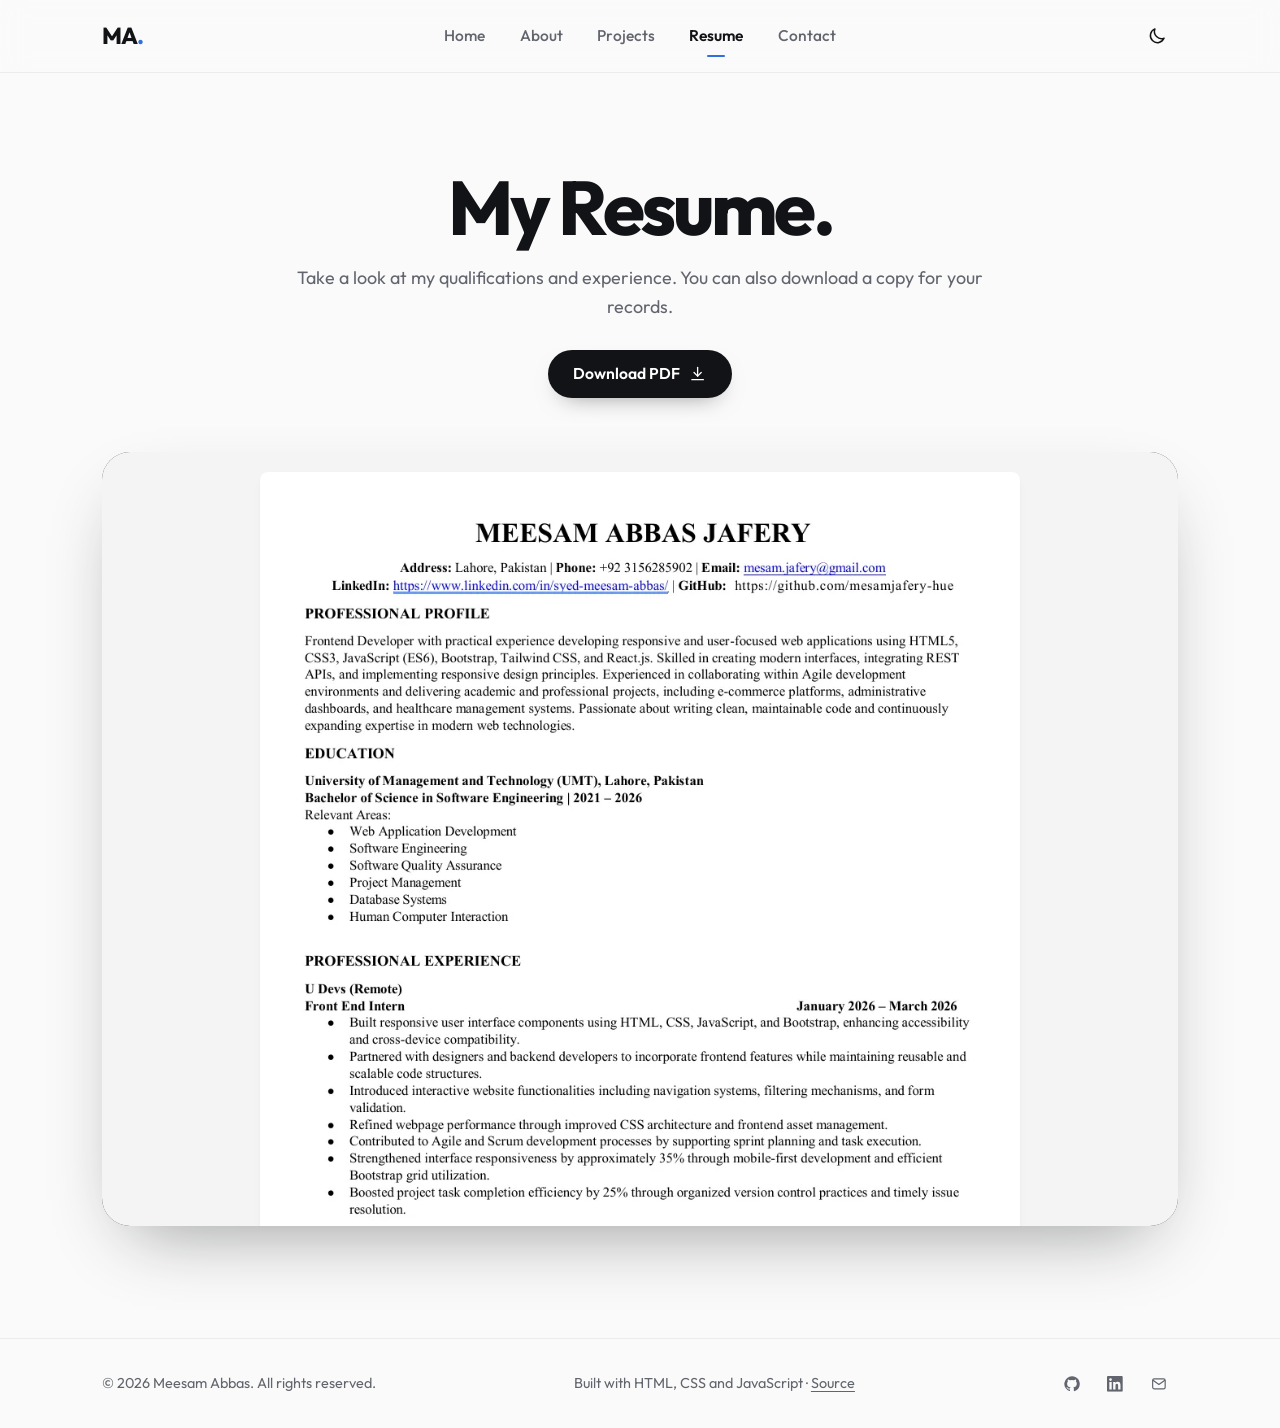
<file: resume.html>
<!DOCTYPE html>
<html lang="en" data-theme="light">
  <head>
    <meta charset="UTF-8" />
    <meta name="viewport" content="width=device-width, initial-scale=1" />
    <title>Resume | Meesam Abbas</title>
    <meta name="description" content="Resume of Meesam Abbas, Frontend / MERN Stack Developer. View or download the PDF." />
    <meta name="author" content="Meesam Abbas" />
    <meta name="theme-color" content="#fafafa" />
    <link rel="canonical" href="https://mesamjafery-hue.github.io/portfolio-site/resume.html" />
    <meta property="og:type" content="website" />
    <meta property="og:title" content="Resume | Meesam Abbas" />
    <meta property="og:description" content="Resume of Meesam Abbas, Frontend / MERN Stack Developer. View or download the PDF." />
    <meta property="og:url" content="https://mesamjafery-hue.github.io/portfolio-site/resume.html" />
    <meta property="og:image" content="https://mesamjafery-hue.github.io/portfolio-site/assets/og-image.jpg" />
    <meta property="og:image:width" content="1200" />
    <meta property="og:image:height" content="630" />
    <meta name="twitter:card" content="summary_large_image" />
    <meta name="twitter:title" content="Resume | Meesam Abbas" />
    <meta name="twitter:image" content="https://mesamjafery-hue.github.io/portfolio-site/assets/og-image.jpg" />
    <link rel="icon" href="assets/favicon.svg" type="image/svg+xml" />
    <link rel="apple-touch-icon" href="assets/apple-touch-icon.png" />
    <link rel="preload" href="assets/fonts/Outfit-Variable.woff2" as="font" type="font/woff2" crossorigin />
    <script>
      (function () {
        var t; try { t = localStorage.getItem("theme"); } catch (e) {}
        document.documentElement.setAttribute("data-theme", t === "dark" ? "dark" : "light");
      })();
    </script>
    <link rel="stylesheet" href="css/styles.css" />
  </head>
  <body data-page="resume">
    <!-- Icon sprite: UI icons drawn in Lucide style; technology logos from Simple Icons (CC0) -->
    <svg width="0" height="0" style="position:absolute" aria-hidden="true" focusable="false">
      <symbol id="i-github" viewBox="0 0 24 24"><path fill="currentColor" d="M12 .5a11.5 11.5 0 0 0-3.64 22.41c.58.1.79-.25.79-.56v-2c-3.2.7-3.88-1.37-3.88-1.37-.53-1.33-1.28-1.69-1.28-1.69-1.05-.71.08-.7.08-.7 1.16.08 1.77 1.19 1.77 1.19 1.03 1.77 2.7 1.26 3.36.96.1-.75.4-1.26.73-1.55-2.55-.29-5.24-1.28-5.24-5.69 0-1.26.45-2.28 1.19-3.09-.12-.29-.52-1.46.11-3.05 0 0 .97-.31 3.17 1.18a11 11 0 0 1 5.78 0c2.2-1.49 3.17-1.18 3.17-1.18.63 1.59.23 2.76.11 3.05.74.81 1.19 1.83 1.19 3.09 0 4.42-2.7 5.39-5.26 5.68.41.36.78 1.06.78 2.14v3.17c0 .31.21.67.8.56A11.5 11.5 0 0 0 12 .5Z"/></symbol>
      <symbol id="i-linkedin" viewBox="0 0 24 24"><path fill="currentColor" d="M20.45 20.45h-3.56v-5.57c0-1.33-.03-3.04-1.85-3.04-1.86 0-2.14 1.45-2.14 2.94v5.67H9.35V9h3.41v1.56h.05c.48-.9 1.64-1.85 3.37-1.85 3.6 0 4.27 2.37 4.27 5.46v6.28ZM5.34 7.43a2.06 2.06 0 1 1 0-4.13 2.06 2.06 0 0 1 0 4.13ZM7.12 20.45H3.56V9h3.56v11.45ZM22.22 0H1.77C.79 0 0 .77 0 1.73v20.54C0 23.23.79 24 1.77 24h20.45c.98 0 1.78-.77 1.78-1.73V1.73C24 .77 23.2 0 22.22 0Z"/></symbol>
      <symbol id="i-mail" viewBox="0 0 24 24"><g fill="none" stroke="currentColor" stroke-width="1.8" stroke-linecap="round" stroke-linejoin="round"><rect x="2.5" y="4.5" width="19" height="15" rx="2.5"/><path d="m3 6.5 9 6.5 9-6.5"/></g></symbol>
      <symbol id="i-download" viewBox="0 0 24 24"><g fill="none" stroke="currentColor" stroke-width="1.8" stroke-linecap="round" stroke-linejoin="round"><path d="M12 3.5v12"/><path d="m7 10.5 5 5 5-5"/><path d="M4 20.5h16"/></g></symbol>
      <symbol id="i-external" viewBox="0 0 24 24"><g fill="none" stroke="currentColor" stroke-width="1.8" stroke-linecap="round" stroke-linejoin="round"><path d="M14 4h6v6"/><path d="M20 4 11 13"/><path d="M18 14v4.5a1.5 1.5 0 0 1-1.5 1.5h-11A1.5 1.5 0 0 1 4 18.5v-11A1.5 1.5 0 0 1 5.5 6H10"/></g></symbol>
      <symbol id="i-sun" viewBox="0 0 24 24"><g fill="none" stroke="currentColor" stroke-width="1.8" stroke-linecap="round"><circle cx="12" cy="12" r="4"/><path d="M12 2v2M12 20v2M4.93 4.93l1.41 1.41M17.66 17.66l1.41 1.41M2 12h2M20 12h2M4.93 19.07l1.41-1.41M17.66 6.34l1.41-1.41"/></g></symbol>
      <symbol id="i-moon" viewBox="0 0 24 24"><path fill="none" stroke="currentColor" stroke-width="1.8" stroke-linejoin="round" d="M20.5 14.5A8.5 8.5 0 0 1 9.5 3.5a8.5 8.5 0 1 0 11 11Z"/></symbol>
      <symbol id="i-menu" viewBox="0 0 24 24"><path fill="none" stroke="currentColor" stroke-width="1.8" stroke-linecap="round" d="M4 7h16M4 12h16M4 17h16"/></symbol>
      <symbol id="i-close" viewBox="0 0 24 24"><path fill="none" stroke="currentColor" stroke-width="1.8" stroke-linecap="round" d="M6 6l12 12M18 6 6 18"/></symbol>
      <symbol id="i-pin" viewBox="0 0 24 24"><g fill="none" stroke="currentColor" stroke-width="1.8" stroke-linejoin="round"><path d="M12 21s-7-6.2-7-11.5a7 7 0 0 1 14 0C19 14.8 12 21 12 21Z"/><circle cx="12" cy="9.5" r="2.5"/></g></symbol>
      <symbol id="i-cap" viewBox="0 0 24 24"><g fill="none" stroke="currentColor" stroke-width="1.8" stroke-linejoin="round" stroke-linecap="round"><path d="m2 9 10-5 10 5-10 5L2 9Z"/><path d="M6 11v5c0 1.5 2.7 3 6 3s6-1.5 6-3v-5"/></g></symbol>
      <symbol id="i-briefcase" viewBox="0 0 24 24"><g fill="none" stroke="currentColor" stroke-width="1.8" stroke-linejoin="round"><rect x="3" y="7" width="18" height="13" rx="2"/><path d="M9 7V5.5A1.5 1.5 0 0 1 10.5 4h3A1.5 1.5 0 0 1 15 5.5V7M3 13h18"/></g></symbol>
      <symbol id="si-html5" viewBox="0 0 24 24"><path fill="currentColor" d="M1.5 0h21l-1.91 21.563L11.977 24l-8.564-2.438L1.5 0zm7.031 9.75l-.232-2.718 10.059.003.23-2.622L5.412 4.41l.698 8.01h9.126l-.326 3.426-2.91.804-2.955-.81-.188-2.11H6.248l.33 4.171L12 19.351l5.379-1.443.744-8.157H8.531z"/></symbol>
      <symbol id="si-css" viewBox="0 0 24 24"><path fill="currentColor" d="M0 0v20.16A3.84 3.84 0 0 0 3.84 24h16.32A3.84 3.84 0 0 0 24 20.16V3.84A3.84 3.84 0 0 0 20.16 0Zm14.256 13.08c1.56 0 2.28 1.08 2.304 2.64h-1.608c.024-.288-.048-.6-.144-.84-.096-.192-.288-.264-.552-.264-.456 0-.696.264-.696.84-.024.576.288.888.768 1.08.72.288 1.608.744 1.92 1.296q.432.648.432 1.656c0 1.608-.912 2.592-2.496 2.592-1.656 0-2.4-1.032-2.424-2.688h1.68c0 .792.264 1.176.792 1.176.264 0 .456-.072.552-.24.192-.312.24-1.176-.048-1.512-.312-.408-.912-.6-1.32-.816q-.828-.396-1.224-.936c-.24-.36-.36-.888-.36-1.536 0-1.44.936-2.472 2.424-2.448m5.4 0c1.584 0 2.304 1.08 2.328 2.64h-1.608c0-.288-.048-.6-.168-.84-.096-.192-.264-.264-.528-.264-.48 0-.72.264-.72.84s.288.888.792 1.08c.696.288 1.608.744 1.92 1.296.264.432.408.984.408 1.656.024 1.608-.888 2.592-2.472 2.592-1.68 0-2.424-1.056-2.448-2.688h1.68c0 .744.264 1.176.792 1.176.264 0 .456-.072.552-.24.216-.312.264-1.176-.048-1.512-.288-.408-.888-.6-1.32-.816-.552-.264-.96-.576-1.2-.936s-.36-.888-.36-1.536c-.024-1.44.912-2.472 2.4-2.448m-11.031.018c.711-.006 1.419.198 1.839.63.432.432.672 1.128.648 1.992H9.336c.024-.456-.096-.792-.432-.96-.312-.144-.768-.048-.888.24-.12.264-.192.576-.168.864v3.504c0 .744.264 1.128.768 1.128a.65.65 0 0 0 .552-.264c.168-.24.192-.552.168-.84h1.776c.096 1.632-.984 2.712-2.568 2.688-1.536 0-2.496-.864-2.472-2.472v-4.032c0-.816.24-1.44.696-1.848.432-.408 1.146-.624 1.857-.63"/></symbol>
      <symbol id="si-javascript" viewBox="0 0 24 24"><path fill="currentColor" d="M0 0h24v24H0V0zm22.034 18.276c-.175-1.095-.888-2.015-3.003-2.873-.736-.345-1.554-.585-1.797-1.14-.091-.33-.105-.51-.046-.705.15-.646.915-.84 1.515-.66.39.12.75.42.976.9 1.034-.676 1.034-.676 1.755-1.125-.27-.42-.404-.601-.586-.78-.63-.705-1.469-1.065-2.834-1.034l-.705.089c-.676.165-1.32.525-1.71 1.005-1.14 1.291-.811 3.541.569 4.471 1.365 1.02 3.361 1.244 3.616 2.205.24 1.17-.87 1.545-1.966 1.41-.811-.18-1.26-.586-1.755-1.336l-1.83 1.051c.21.48.45.689.81 1.109 1.74 1.756 6.09 1.666 6.871-1.004.029-.09.24-.705.074-1.65l.046.067zm-8.983-7.245h-2.248c0 1.938-.009 3.864-.009 5.805 0 1.232.063 2.363-.138 2.711-.33.689-1.18.601-1.566.48-.396-.196-.597-.466-.83-.855-.063-.105-.11-.196-.127-.196l-1.825 1.125c.305.63.75 1.172 1.324 1.517.855.51 2.004.675 3.207.405.783-.226 1.458-.691 1.811-1.411.51-.93.402-2.07.397-3.346.012-2.054 0-4.109 0-6.179l.004-.056z"/></symbol>
      <symbol id="si-react" viewBox="0 0 24 24"><path fill="currentColor" d="M14.23 12.004a2.236 2.236 0 0 1-2.235 2.236 2.236 2.236 0 0 1-2.236-2.236 2.236 2.236 0 0 1 2.235-2.236 2.236 2.236 0 0 1 2.236 2.236zm2.648-10.69c-1.346 0-3.107.96-4.888 2.622-1.78-1.653-3.542-2.602-4.887-2.602-.41 0-.783.093-1.106.278-1.375.793-1.683 3.264-.973 6.365C1.98 8.917 0 10.42 0 12.004c0 1.59 1.99 3.097 5.043 4.03-.704 3.113-.39 5.588.988 6.38.32.187.69.275 1.102.275 1.345 0 3.107-.96 4.888-2.624 1.78 1.654 3.542 2.603 4.887 2.603.41 0 .783-.09 1.106-.275 1.374-.792 1.683-3.263.973-6.365C22.02 15.096 24 13.59 24 12.004c0-1.59-1.99-3.097-5.043-4.032.704-3.11.39-5.587-.988-6.38-.318-.184-.688-.277-1.092-.278zm-.005 1.09v.006c.225 0 .406.044.558.127.666.382.955 1.835.73 3.704-.054.46-.142.945-.25 1.44-.96-.236-2.006-.417-3.107-.534-.66-.905-1.345-1.727-2.035-2.447 1.592-1.48 3.087-2.292 4.105-2.295zm-9.77.02c1.012 0 2.514.808 4.11 2.28-.686.72-1.37 1.537-2.02 2.442-1.107.117-2.154.298-3.113.538-.112-.49-.195-.964-.254-1.42-.23-1.868.054-3.32.714-3.707.19-.09.4-.127.563-.132zm4.882 3.05c.455.468.91.992 1.36 1.564-.44-.02-.89-.034-1.345-.034-.46 0-.915.01-1.36.034.44-.572.895-1.096 1.345-1.565zM12 8.1c.74 0 1.477.034 2.202.093.406.582.802 1.203 1.183 1.86.372.64.71 1.29 1.018 1.946-.308.655-.646 1.31-1.013 1.95-.38.66-.773 1.288-1.18 1.87-.728.063-1.466.098-2.21.098-.74 0-1.477-.035-2.202-.093-.406-.582-.802-1.204-1.183-1.86-.372-.64-.71-1.29-1.018-1.946.303-.657.646-1.313 1.013-1.954.38-.66.773-1.286 1.18-1.868.728-.064 1.466-.098 2.21-.098zm-3.635.254c-.24.377-.48.763-.704 1.16-.225.39-.435.782-.635 1.174-.265-.656-.49-1.31-.676-1.947.64-.15 1.315-.283 2.015-.386zm7.26 0c.695.103 1.365.23 2.006.387-.18.632-.405 1.282-.66 1.933-.2-.39-.41-.783-.64-1.174-.225-.392-.465-.774-.705-1.146zm3.063.675c.484.15.944.317 1.375.498 1.732.74 2.852 1.708 2.852 2.476-.005.768-1.125 1.74-2.857 2.475-.42.18-.88.342-1.355.493-.28-.958-.646-1.956-1.1-2.98.45-1.017.81-2.01 1.085-2.964zm-13.395.004c.278.96.645 1.957 1.1 2.98-.45 1.017-.812 2.01-1.086 2.964-.484-.15-.944-.318-1.37-.5-1.732-.737-2.852-1.706-2.852-2.474 0-.768 1.12-1.742 2.852-2.476.42-.18.88-.342 1.356-.494zm11.678 4.28c.265.657.49 1.312.676 1.948-.64.157-1.316.29-2.016.39.24-.375.48-.762.705-1.158.225-.39.435-.788.636-1.18zm-9.945.02c.2.392.41.783.64 1.175.23.39.465.772.705 1.143-.695-.102-1.365-.23-2.006-.386.18-.63.406-1.282.66-1.933zM17.92 16.32c.112.493.2.968.254 1.423.23 1.868-.054 3.32-.714 3.708-.147.09-.338.128-.563.128-1.012 0-2.514-.807-4.11-2.28.686-.72 1.37-1.536 2.02-2.44 1.107-.118 2.154-.3 3.113-.54zm-11.83.01c.96.234 2.006.415 3.107.532.66.905 1.345 1.727 2.035 2.446-1.595 1.483-3.092 2.295-4.11 2.295-.22-.005-.406-.05-.553-.132-.666-.38-.955-1.834-.73-3.703.054-.46.142-.944.25-1.438zm4.56.64c.44.02.89.034 1.345.034.46 0 .915-.01 1.36-.034-.44.572-.895 1.095-1.345 1.565-.455-.47-.91-.993-1.36-1.565z"/></symbol>
      <symbol id="si-nextdotjs" viewBox="0 0 24 24"><path fill="currentColor" d="M18.665 21.978C16.758 23.255 14.465 24 12 24 5.377 24 0 18.623 0 12S5.377 0 12 0s12 5.377 12 12c0 3.583-1.574 6.801-4.067 9.001L9.219 7.2H7.2v9.596h1.615V9.251l9.85 12.727Zm-3.332-8.533 1.6 2.061V7.2h-1.6v6.245Z"/></symbol>
      <symbol id="si-redux" viewBox="0 0 24 24"><path fill="currentColor" d="M16.634 16.504c.87-.075 1.543-.84 1.5-1.754-.047-.914-.796-1.648-1.709-1.648h-.061a1.71 1.71 0 00-1.648 1.769c.03.479.226.869.494 1.153-1.048 2.038-2.621 3.536-5.005 4.795-1.603.838-3.296 1.154-4.944.93-1.378-.195-2.456-.81-3.116-1.799-.988-1.499-1.078-3.116-.255-4.734.6-1.17 1.499-2.023 2.099-2.443a9.96 9.96 0 01-.42-1.543C-.868 14.408-.416 18.752.932 20.805c1.004 1.498 3.057 2.456 5.304 2.456.6 0 1.23-.044 1.843-.194 3.897-.749 6.848-3.086 8.541-6.532zm5.348-3.746c-2.32-2.728-5.738-4.226-9.634-4.226h-.51c-.253-.554-.837-.899-1.498-.899h-.045c-.943 0-1.678.81-1.647 1.753.03.898.794 1.648 1.708 1.648h.074a1.69 1.69 0 001.499-1.049h.555c2.309 0 4.495.674 6.488 1.992 1.527 1.005 2.622 2.323 3.237 3.897.538 1.288.509 2.547-.045 3.597-.855 1.647-2.294 2.517-4.196 2.517-1.199 0-2.367-.375-2.967-.644-.36.298-.96.793-1.394 1.093 1.318.598 2.652.943 3.94.943 2.922 0 5.094-1.647 5.919-3.236.898-1.798.824-4.824-1.47-7.416zM6.49 17.042c.03.899.793 1.648 1.708 1.648h.06a1.688 1.688 0 001.648-1.768c0-.9-.779-1.647-1.693-1.647h-.06c-.06 0-.15 0-.226.029-1.243-2.098-1.768-4.347-1.572-6.772.12-1.828.72-3.417 1.797-4.735.9-1.124 2.593-1.68 3.747-1.708 3.236-.061 4.585 3.971 4.689 5.574l1.498.45C17.741 3.197 14.686.62 11.764.62 9.02.62 6.49 2.613 5.47 5.535 4.077 9.43 4.991 13.177 6.7 16.174c-.15.195-.24.539-.21.868z"/></symbol>
      <symbol id="si-tailwindcss" viewBox="0 0 24 24"><path fill="currentColor" d="M12.001,4.8c-3.2,0-5.2,1.6-6,4.8c1.2-1.6,2.6-2.2,4.2-1.8c0.913,0.228,1.565,0.89,2.288,1.624 C13.666,10.618,15.027,12,18.001,12c3.2,0,5.2-1.6,6-4.8c-1.2,1.6-2.6,2.2-4.2,1.8c-0.913-0.228-1.565-0.89-2.288-1.624 C16.337,6.182,14.976,4.8,12.001,4.8z M6.001,12c-3.2,0-5.2,1.6-6,4.8c1.2-1.6,2.6-2.2,4.2-1.8c0.913,0.228,1.565,0.89,2.288,1.624 c1.177,1.194,2.538,2.576,5.512,2.576c3.2,0,5.2-1.6,6-4.8c-1.2,1.6-2.6,2.2-4.2,1.8c-0.913-0.228-1.565-0.89-2.288-1.624 C10.337,13.382,8.976,12,6.001,12z"/></symbol>
      <symbol id="si-bootstrap" viewBox="0 0 24 24"><path fill="currentColor" d="M11.77 11.24H9.956V8.202h2.152c1.17 0 1.834.522 1.834 1.466 0 1.008-.773 1.572-2.174 1.572zm.324 1.206H9.957v3.348h2.231c1.459 0 2.232-.585 2.232-1.685s-.795-1.663-2.326-1.663zM24 11.39v1.218c-1.128.108-1.817.944-2.226 2.268-.407 1.319-.463 2.937-.42 4.186.045 1.3-.968 2.5-2.337 2.5H4.985c-1.37 0-2.383-1.2-2.337-2.5.043-1.249-.013-2.867-.42-4.186-.41-1.324-1.1-2.16-2.228-2.268V11.39c1.128-.108 1.819-.944 2.227-2.268.408-1.319.464-2.937.42-4.186-.045-1.3.968-2.5 2.338-2.5h14.032c1.37 0 2.382 1.2 2.337 2.5-.043 1.249.013 2.867.42 4.186.409 1.324 1.098 2.16 2.226 2.268zm-7.927 2.817c0-1.354-.953-2.333-2.368-2.488v-.057c1.04-.169 1.856-1.135 1.856-2.213 0-1.537-1.213-2.538-3.062-2.538h-4.16v10.172h4.181c2.218 0 3.553-1.086 3.553-2.876z"/></symbol>
      <symbol id="si-nodedotjs" viewBox="0 0 24 24"><path fill="currentColor" d="M11.998,24c-0.321,0-0.641-0.084-0.922-0.247l-2.936-1.737c-0.438-0.245-0.224-0.332-0.08-0.383 c0.585-0.203,0.703-0.25,1.328-0.604c0.065-0.037,0.151-0.023,0.218,0.017l2.256,1.339c0.082,0.045,0.197,0.045,0.272,0l8.795-5.076 c0.082-0.047,0.134-0.141,0.134-0.238V6.921c0-0.099-0.053-0.192-0.137-0.242l-8.791-5.072c-0.081-0.047-0.189-0.047-0.271,0 L3.075,6.68C2.99,6.729,2.936,6.825,2.936,6.921v10.15c0,0.097,0.054,0.189,0.139,0.235l2.409,1.392 c1.307,0.654,2.108-0.116,2.108-0.89V7.787c0-0.142,0.114-0.253,0.256-0.253h1.115c0.139,0,0.255,0.112,0.255,0.253v10.021 c0,1.745-0.95,2.745-2.604,2.745c-0.508,0-0.909,0-2.026-0.551L2.28,18.675c-0.57-0.329-0.922-0.945-0.922-1.604V6.921 c0-0.659,0.353-1.275,0.922-1.603l8.795-5.082c0.557-0.315,1.296-0.315,1.848,0l8.794,5.082c0.57,0.329,0.924,0.944,0.924,1.603 v10.15c0,0.659-0.354,1.273-0.924,1.604l-8.794,5.078C12.643,23.916,12.324,24,11.998,24z M19.099,13.993 c0-1.9-1.284-2.406-3.987-2.763c-2.731-0.361-3.009-0.548-3.009-1.187c0-0.528,0.235-1.233,2.258-1.233 c1.807,0,2.473,0.389,2.747,1.607c0.024,0.115,0.129,0.199,0.247,0.199h1.141c0.071,0,0.138-0.031,0.186-0.081 c0.048-0.054,0.074-0.123,0.067-0.196c-0.177-2.098-1.571-3.076-4.388-3.076c-2.508,0-4.004,1.058-4.004,2.833 c0,1.925,1.488,2.457,3.895,2.695c2.88,0.282,3.103,0.703,3.103,1.269c0,0.983-0.789,1.402-2.642,1.402 c-2.327,0-2.839-0.584-3.011-1.742c-0.02-0.124-0.126-0.215-0.253-0.215h-1.137c-0.141,0-0.254,0.112-0.254,0.253 c0,1.482,0.806,3.248,4.655,3.248C17.501,17.007,19.099,15.91,19.099,13.993z"/></symbol>
      <symbol id="si-express" viewBox="0 0 24 24"><path fill="currentColor" d="M12.262 16.666h1.146l6.975-9.325H19.22zm9.778 1.441v.004l-4.334-5.706-.557.74 4.873 6.682H.945V4.173h9.505l5.026 6.7.574-.772-4.374-5.928h.003l-.719-.945H0v17.544h24zM10.917 8.705a3.8 3.8 0 0 0-1.292-1.183q-.796-.45-1.916-.45c-.746 0-1.37.14-1.906.424a3.76 3.76 0 0 0-1.31 1.12 4.9 4.9 0 0 0-.75 1.581 7.17 7.17 0 0 0 0 3.696c.148.567.402 1.101.75 1.573a3.5 3.5 0 0 0 1.31 1.066q.803.39 1.906.389 1.77 0 2.739-.868.966-.867 1.328-2.457h-1.139q-.271 1.084-.977 1.734-.704.651-1.952.65-.812 0-1.392-.342a3.1 3.1 0 0 1-.957-.869 3.5 3.5 0 0 1-.551-1.182 5 5 0 0 1-.17-1.133 9 9 0 0 0-.015-.286 4.5 4.5 0 0 1 .015-.829c.047-.418.147-.83.296-1.223A3.7 3.7 0 0 1 5.54 9.05a2.9 2.9 0 0 1 .922-.742q.541-.28 1.246-.28c.47 0 .869.093 1.23.28q.541.281.922.742.379.461.587 1.057t.225 1.246H5.625l.004.957h6.182a7.3 7.3 0 0 0-.18-1.924 4.9 4.9 0 0 0-.715-1.68z"/></symbol>
      <symbol id="si-mongodb" viewBox="0 0 24 24"><path fill="currentColor" d="M17.193 9.555c-1.264-5.58-4.252-7.414-4.573-8.115-.28-.394-.53-.954-.735-1.44-.036.495-.055.685-.523 1.184-.723.566-4.438 3.682-4.74 10.02-.282 5.912 4.27 9.435 4.888 9.884l.07.05A73.49 73.49 0 0111.91 24h.481c.114-1.032.284-2.056.51-3.07.417-.296.604-.463.85-.693a11.342 11.342 0 003.639-8.464c.01-.814-.103-1.662-.197-2.218zm-5.336 8.195s0-8.291.275-8.29c.213 0 .49 10.695.49 10.695-.381-.045-.765-1.76-.765-2.405z"/></symbol>
      <symbol id="si-postgresql" viewBox="0 0 24 24"><path fill="currentColor" d="M23.5594 14.7228a.5269.5269 0 0 0-.0563-.1191c-.139-.2632-.4768-.3418-1.0074-.2321-1.6533.3411-2.2935.1312-2.5256-.0191 1.342-2.0482 2.445-4.522 3.0411-6.8297.2714-1.0507.7982-3.5237.1222-4.7316a1.5641 1.5641 0 0 0-.1509-.235C21.6931.9086 19.8007.0248 17.5099.0005c-1.4947-.0158-2.7705.3461-3.1161.4794a9.449 9.449 0 0 0-.5159-.0816 8.044 8.044 0 0 0-1.3114-.1278c-1.1822-.0184-2.2038.2642-3.0498.8406-.8573-.3211-4.7888-1.645-7.2219.0788C.9359 2.1526.3086 3.8733.4302 6.3043c.0409.818.5069 3.334 1.2423 5.7436.4598 1.5065.9387 2.7019 1.4334 3.582.553.9942 1.1259 1.5933 1.7143 1.7895.4474.1491 1.1327.1441 1.8581-.7279.8012-.9635 1.5903-1.8258 1.9446-2.2069.4351.2355.9064.3625 1.39.3772a.0569.0569 0 0 0 .0004.0041 11.0312 11.0312 0 0 0-.2472.3054c-.3389.4302-.4094.5197-1.5002.7443-.3102.064-1.1344.2339-1.1464.8115-.0025.1224.0329.2309.0919.3268.2269.4231.9216.6097 1.015.6331 1.3345.3335 2.5044.092 3.3714-.6787-.017 2.231.0775 4.4174.3454 5.0874.2212.5529.7618 1.9045 2.4692 1.9043.2505 0 .5263-.0291.8296-.0941 1.7819-.3821 2.5557-1.1696 2.855-2.9059.1503-.8707.4016-2.8753.5388-4.1012.0169-.0703.0357-.1207.057-.1362.0007-.0005.0697-.0471.4272.0307a.3673.3673 0 0 0 .0443.0068l.2539.0223.0149.001c.8468.0384 1.9114-.1426 2.5312-.4308.6438-.2988 1.8057-1.0323 1.5951-1.6698zM2.371 11.8765c-.7435-2.4358-1.1779-4.8851-1.2123-5.5719-.1086-2.1714.4171-3.6829 1.5623-4.4927 1.8367-1.2986 4.8398-.5408 6.108-.13-.0032.0032-.0066.0061-.0098.0094-2.0238 2.044-1.9758 5.536-1.9708 5.7495-.0002.0823.0066.1989.0162.3593.0348.5873.0996 1.6804-.0735 2.9184-.1609 1.1504.1937 2.2764.9728 3.0892.0806.0841.1648.1631.2518.2374-.3468.3714-1.1004 1.1926-1.9025 2.1576-.5677.6825-.9597.5517-1.0886.5087-.3919-.1307-.813-.5871-1.2381-1.3223-.4796-.839-.9635-2.0317-1.4155-3.5126zm6.0072 5.0871c-.1711-.0428-.3271-.1132-.4322-.1772.0889-.0394.2374-.0902.4833-.1409 1.2833-.2641 1.4815-.4506 1.9143-1.0002.0992-.126.2116-.2687.3673-.4426a.3549.3549 0 0 0 .0737-.1298c.1708-.1513.2724-.1099.4369-.0417.156.0646.3078.26.3695.4752.0291.1016.0619.2945-.0452.4444-.9043 1.2658-2.2216 1.2494-3.1676 1.0128zm2.094-3.988-.0525.141c-.133.3566-.2567.6881-.3334 1.003-.6674-.0021-1.3168-.2872-1.8105-.8024-.6279-.6551-.9131-1.5664-.7825-2.5004.1828-1.3079.1153-2.4468.079-3.0586-.005-.0857-.0095-.1607-.0122-.2199.2957-.2621 1.6659-.9962 2.6429-.7724.4459.1022.7176.4057.8305.928.5846 2.7038.0774 3.8307-.3302 4.7363-.084.1866-.1633.3629-.2311.5454zm7.3637 4.5725c-.0169.1768-.0358.376-.0618.5959l-.146.4383a.3547.3547 0 0 0-.0182.1077c-.0059.4747-.054.6489-.115.8693-.0634.2292-.1353.4891-.1794 1.0575-.11 1.4143-.8782 2.2267-2.4172 2.5565-1.5155.3251-1.7843-.4968-2.0212-1.2217a6.5824 6.5824 0 0 0-.0769-.2266c-.2154-.5858-.1911-1.4119-.1574-2.5551.0165-.5612-.0249-1.9013-.3302-2.6462.0044-.2932.0106-.5909.019-.8918a.3529.3529 0 0 0-.0153-.1126 1.4927 1.4927 0 0 0-.0439-.208c-.1226-.4283-.4213-.7866-.7797-.9351-.1424-.059-.4038-.1672-.7178-.0869.067-.276.1831-.5875.309-.9249l.0529-.142c.0595-.16.134-.3257.213-.5012.4265-.9476 1.0106-2.2453.3766-5.1772-.2374-1.0981-1.0304-1.6343-2.2324-1.5098-.7207.0746-1.3799.3654-1.7088.5321a5.6716 5.6716 0 0 0-.1958.1041c.0918-1.1064.4386-3.1741 1.7357-4.4823a4.0306 4.0306 0 0 1 .3033-.276.3532.3532 0 0 0 .1447-.0644c.7524-.5706 1.6945-.8506 2.802-.8325.4091.0067.8017.0339 1.1742.081 1.939.3544 3.2439 1.4468 4.0359 2.3827.8143.9623 1.2552 1.9315 1.4312 2.4543-1.3232-.1346-2.2234.1268-2.6797.779-.9926 1.4189.543 4.1729 1.2811 5.4964.1353.2426.2522.4522.2889.5413.2403.5825.5515.9713.7787 1.2552.0696.087.1372.1714.1885.245-.4008.1155-1.1208.3825-1.0552 1.717-.0123.1563-.0423.4469-.0834.8148-.0461.2077-.0702.4603-.0994.7662zm.8905-1.6211c-.0405-.8316.2691-.9185.5967-1.0105a2.8566 2.8566 0 0 0 .135-.0406 1.202 1.202 0 0 0 .1342.103c.5703.3765 1.5823.4213 3.0068.1344-.2016.1769-.5189.3994-.9533.6011-.4098.1903-1.0957.333-1.7473.3636-.7197.0336-1.0859-.0807-1.1721-.151zm.5695-9.2712c-.0059.3508-.0542.6692-.1054 1.0017-.055.3576-.112.7274-.1264 1.1762-.0142.4368.0404.8909.0932 1.3301.1066.887.216 1.8003-.2075 2.7014a3.5272 3.5272 0 0 1-.1876-.3856c-.0527-.1276-.1669-.3326-.3251-.6162-.6156-1.1041-2.0574-3.6896-1.3193-4.7446.3795-.5427 1.3408-.5661 2.1781-.463zm.2284 7.0137a12.3762 12.3762 0 0 0-.0853-.1074l-.0355-.0444c.7262-1.1995.5842-2.3862.4578-3.4385-.0519-.4318-.1009-.8396-.0885-1.2226.0129-.4061.0666-.7543.1185-1.0911.0639-.415.1288-.8443.1109-1.3505.0134-.0531.0188-.1158.0118-.1902-.0457-.4855-.5999-1.938-1.7294-3.253-.6076-.7073-1.4896-1.4972-2.6889-2.0395.5251-.1066 1.2328-.2035 2.0244-.1859 2.0515.0456 3.6746.8135 4.8242 2.2824a.908.908 0 0 1 .0667.1002c.7231 1.3556-.2762 6.2751-2.9867 10.5405zm-8.8166-6.1162c-.025.1794-.3089.4225-.6211.4225a.5821.5821 0 0 1-.0809-.0056c-.1873-.026-.3765-.144-.5059-.3156-.0458-.0605-.1203-.178-.1055-.2844.0055-.0401.0261-.0985.0925-.1488.1182-.0894.3518-.1226.6096-.0867.3163.0441.6426.1938.6113.4186zm7.9305-.4114c.0111.0792-.049.201-.1531.3102-.0683.0717-.212.1961-.4079.2232a.5456.5456 0 0 1-.075.0052c-.2935 0-.5414-.2344-.5607-.3717-.024-.1765.2641-.3106.5611-.352.297-.0414.6111.0088.6356.1851z"/></symbol>
      <symbol id="si-git" viewBox="0 0 24 24"><path fill="currentColor" d="M13.09 23.549a1.54 1.54 0 0 1-2.18 0L.451 13.089a1.54 1.54 0 0 1 0-2.179l7.191-7.19 2.733 2.733a1.85 1.85 0 0 0 .964 2.326v6.66a1.849 1.849 0 1 0 1.54 0V8.957l2.508 2.508a1.85 1.85 0 1 0 1.09-1.09l-2.634-2.634a1.85 1.85 0 0 0-2.378-2.377L8.73 2.63 10.91.451a1.54 1.54 0 0 1 2.179 0l10.459 10.46a1.54 1.54 0 0 1 0 2.179z"/></symbol>
      <symbol id="si-github" viewBox="0 0 24 24"><path fill="currentColor" d="M12 .297c-6.63 0-12 5.373-12 12 0 5.303 3.438 9.8 8.205 11.385.6.113.82-.258.82-.577 0-.285-.01-1.04-.015-2.04-3.338.724-4.042-1.61-4.042-1.61C4.422 18.07 3.633 17.7 3.633 17.7c-1.087-.744.084-.729.084-.729 1.205.084 1.838 1.236 1.838 1.236 1.07 1.835 2.809 1.305 3.495.998.108-.776.417-1.305.76-1.605-2.665-.3-5.466-1.332-5.466-5.93 0-1.31.465-2.38 1.235-3.22-.135-.303-.54-1.523.105-3.176 0 0 1.005-.322 3.3 1.23.96-.267 1.98-.399 3-.405 1.02.006 2.04.138 3 .405 2.28-1.552 3.285-1.23 3.285-1.23.645 1.653.24 2.873.12 3.176.765.84 1.23 1.91 1.23 3.22 0 4.61-2.805 5.625-5.475 5.92.42.36.81 1.096.81 2.22 0 1.606-.015 2.896-.015 3.286 0 .315.21.69.825.57C20.565 22.092 24 17.592 24 12.297c0-6.627-5.373-12-12-12"/></symbol>
      <symbol id="si-gitlab" viewBox="0 0 24 24"><path fill="currentColor" d="m23.6004 9.5927-.0337-.0862L20.3.9814a.851.851 0 0 0-.3362-.405.8748.8748 0 0 0-.9997.0539.8748.8748 0 0 0-.29.4399l-2.2055 6.748H7.5375l-2.2057-6.748a.8573.8573 0 0 0-.29-.4412.8748.8748 0 0 0-.9997-.0537.8585.8585 0 0 0-.3362.4049L.4332 9.5015l-.0325.0862a6.0657 6.0657 0 0 0 2.0119 7.0105l.0113.0087.03.0213 4.976 3.7264 2.462 1.8633 1.4995 1.1321a1.0085 1.0085 0 0 0 1.2197 0l1.4995-1.1321 2.4619-1.8633 5.006-3.7489.0125-.01a6.0682 6.0682 0 0 0 2.0094-7.003z"/></symbol>
      <symbol id="si-postman" viewBox="0 0 24 24"><path fill="currentColor" d="M13.527.099C6.955-.744.942 3.9.099 10.473c-.843 6.572 3.8 12.584 10.373 13.428 6.573.843 12.587-3.801 13.428-10.374C24.744 6.955 20.101.943 13.527.099zm2.471 7.485a.855.855 0 0 0-.593.25l-4.453 4.453-.307-.307-.643-.643c4.389-4.376 5.18-4.418 5.996-3.753zm-4.863 4.861l4.44-4.44a.62.62 0 1 1 .847.903l-4.699 4.125-.588-.588zm.33.694l-1.1.238a.06.06 0 0 1-.067-.032.06.06 0 0 1 .01-.073l.645-.645.512.512zm-2.803-.459l1.172-1.172.879.878-1.979.426a.074.074 0 0 1-.085-.039.072.072 0 0 1 .013-.093zm-3.646 6.058a.076.076 0 0 1-.069-.083.077.077 0 0 1 .022-.046h.002l.946-.946 1.222 1.222-2.123-.147zm2.425-1.256a.228.228 0 0 0-.117.256l.203.865a.125.125 0 0 1-.211.117h-.003l-.934-.934-.294-.295 3.762-3.758 1.82-.393.874.874c-1.255 1.102-2.971 2.201-5.1 3.268zm5.279-3.428h-.002l-.839-.839 4.699-4.125a.952.952 0 0 0 .119-.127c-.148 1.345-2.029 3.245-3.977 5.091zm3.657-6.46l-.003-.002a1.822 1.822 0 0 1 2.459-2.684l-1.61 1.613a.119.119 0 0 0 0 .169l1.247 1.247a1.817 1.817 0 0 1-2.093-.343zm2.578 0a1.714 1.714 0 0 1-.271.218h-.001l-1.207-1.207 1.533-1.533c.661.72.637 1.832-.054 2.522zM18.855 6.05a.143.143 0 0 0-.053.157.416.416 0 0 1-.053.45.14.14 0 0 0 .023.197.141.141 0 0 0 .084.03.14.14 0 0 0 .106-.05.691.691 0 0 0 .087-.751.138.138 0 0 0-.194-.033z"/></symbol>
      <symbol id="si-npm" viewBox="0 0 24 24"><path fill="currentColor" d="M1.763 0C.786 0 0 .786 0 1.763v20.474C0 23.214.786 24 1.763 24h20.474c.977 0 1.763-.786 1.763-1.763V1.763C24 .786 23.214 0 22.237 0zM5.13 5.323l13.837.019-.009 13.836h-3.464l.01-10.382h-3.456L12.04 19.17H5.113z"/></symbol>
      <symbol id="si-stripe" viewBox="0 0 24 24"><path fill="currentColor" d="M13.976 9.15c-2.172-.806-3.356-1.426-3.356-2.409 0-.831.683-1.305 1.901-1.305 2.227 0 4.515.858 6.09 1.631l.89-5.494C18.252.975 15.697 0 12.165 0 9.667 0 7.589.654 6.104 1.872 4.56 3.147 3.757 4.992 3.757 7.218c0 4.039 2.467 5.76 6.476 7.219 2.585.92 3.445 1.574 3.445 2.583 0 .98-.84 1.545-2.354 1.545-1.875 0-4.965-.921-6.99-2.109l-.9 5.555C5.175 22.99 8.385 24 11.714 24c2.641 0 4.843-.624 6.328-1.813 1.664-1.305 2.525-3.236 2.525-5.732 0-4.128-2.524-5.851-6.594-7.305h.003z"/></symbol>
      <symbol id="i-code" viewBox="0 0 24 24"><g fill="none" stroke="currentColor" stroke-width="1.8" stroke-linecap="round" stroke-linejoin="round"><path d="m8 7-5 5 5 5M16 7l5 5-5 5M14 4l-4 16"/></g></symbol>
      <symbol id="i-db" viewBox="0 0 24 24"><g fill="none" stroke="currentColor" stroke-width="1.8" stroke-linecap="round"><ellipse cx="12" cy="5.5" rx="8" ry="3"/><path d="M4 5.5v13c0 1.66 3.58 3 8 3s8-1.34 8-3v-13"/><path d="M4 12c0 1.66 3.58 3 8 3s8-1.34 8-3"/></g></symbol>
      <symbol id="i-api" viewBox="0 0 24 24"><g fill="none" stroke="currentColor" stroke-width="1.8" stroke-linecap="round" stroke-linejoin="round"><path d="M4 8h12M12 4l4 4-4 4"/><path d="M20 16H8M12 12l-4 4 4 4"/></g></symbol>
      <symbol id="i-lock" viewBox="0 0 24 24"><g fill="none" stroke="currentColor" stroke-width="1.8" stroke-linecap="round" stroke-linejoin="round"><rect x="4" y="10.5" width="16" height="10.5" rx="2.5"/><path d="M8 10.5V7a4 4 0 0 1 8 0v3.5"/></g></symbol>
      <symbol id="i-devices" viewBox="0 0 24 24"><g fill="none" stroke="currentColor" stroke-width="1.8" stroke-linecap="round" stroke-linejoin="round"><rect x="2.5" y="4" width="14" height="10.5" rx="1.5"/><path d="M6 18.5h7"/><rect x="17" y="9" width="4.5" height="11" rx="1.2"/></g></symbol>
      <symbol id="i-layout" viewBox="0 0 24 24"><g fill="none" stroke="currentColor" stroke-width="1.8" stroke-linejoin="round"><rect x="3" y="3.5" width="18" height="17" rx="2.5"/><path d="M3 9h18M9.5 9v11.5"/></g></symbol>
      <symbol id="i-server" viewBox="0 0 24 24"><g fill="none" stroke="currentColor" stroke-width="1.8" stroke-linecap="round" stroke-linejoin="round"><rect x="3" y="3.5" width="18" height="7" rx="2"/><rect x="3" y="13.5" width="18" height="7" rx="2"/><path d="M7 7h.01M7 17h.01"/></g></symbol>
      <symbol id="i-arrow-right" viewBox="0 0 24 24"><path fill="none" stroke="currentColor" stroke-width="1.8" stroke-linecap="round" stroke-linejoin="round" d="M5 12h14M13 6l6 6-6 6"/></symbol>
      <symbol id="si-reactrouter" viewBox="0 0 24 24"><path fill="currentColor" d="M12.118 5.466a2.306 2.306 0 00-.623.08c-.278.067-.702.332-.953.583-.41.423-.49.609-.662 1.469-.08.423.41 1.43.847 1.734.45.317 1.085.502 2.065.608 1.429.16 1.84.636 1.84 2.197 0 1.377-.385 1.747-1.96 1.906-1.707.172-2.58.834-2.765 2.117-.106.781.41 1.76 1.125 2.091 1.627.768 3.15-.198 3.467-2.196.211-1.284.622-1.642 1.998-1.747 1.588-.133 2.409-.675 2.713-1.787.278-1.02-.304-2.157-1.297-2.554-.264-.106-.873-.238-1.35-.291-1.495-.16-1.879-.424-2.038-1.39-.225-1.337-.317-1.562-.794-2.09a2.174 2.174 0 00-1.613-.73zm-4.785 4.36a2.145 2.145 0 00-.497.048c-1.469.318-2.17 2.051-1.35 3.295 1.178 1.774 3.944.953 3.97-1.177.012-1.193-.98-2.143-2.123-2.166zM2.089 14.19a2.22 2.22 0 00-.427.052c-2.158.476-2.237 3.626-.106 4.182.53.145.582.145 1.111.013 1.191-.318 1.866-1.456 1.549-2.607-.278-1.02-1.144-1.664-2.127-1.64zm19.824.008c-.233.002-.477.058-.784.162-1.39.477-1.866 2.092-.98 3.336.557.794 1.96 1.058 2.82.516 1.416-.874 1.363-3.057-.093-3.746-.38-.186-.663-.271-.963-.268z"/></symbol>
      <symbol id="si-vite" viewBox="0 0 24 24"><path fill="currentColor" d="M13.056 23.238a.57.57 0 0 1-1.02-.355v-5.202c0-.63-.512-1.143-1.144-1.143H5.148a.57.57 0 0 1-.464-.903l3.777-5.29c.54-.753 0-1.804-.93-1.804H.57a.574.574 0 0 1-.543-.746.6.6 0 0 1 .08-.157L5.008.78a.57.57 0 0 1 .467-.24h14.589a.57.57 0 0 1 .466.903l-3.778 5.29c-.54.755 0 1.806.93 1.806h5.745c.238 0 .424.138.513.322a.56.56 0 0 1-.063.603z"/></symbol>
      <symbol id="si-mongoose" viewBox="0 0 24 24"><path fill="currentColor" d="M14.014 7.37a9.162 9.162 0 0 0-.808.025c-.218.017-.434.072-.65.11.229.118.456.213.68.315.225.103.436.232.629.387-.253-.097-.499-.208-.752-.298a8.046 8.046 0 0 0-1.624-.421c-.273-.037-.546-.073-.819.005-.276.078-.354.18-.38.458-.04.46.098.887.281 1.298a4.432 4.432 0 0 0 1.185 1.573c.391.335.825.598 1.305.787.136.053.274.103.411.155l-.009.032c-.263-.072-.532-.126-.787-.22a4.14 4.14 0 0 1-1.222-.73 4.16 4.16 0 0 1-1.007-1.22 3.43 3.43 0 0 1-.43-1.609l-.012.005C4.891 7.488.402 11.595.035 11.94l-.034.014c-.002.005 0 .01.003.016L0 11.974l.005-.002c.004.008.01.016.013.024.087-.019.173-.042.26-.054l.069-.01c.324-.115.655-.205.997-.253.484-.069.985-.159 1.48-.156.468.002.943.074 1.402.153.129.022.255.052.38.087.335.075.65.21.933.391l.06.03c.403.19.758.47 1.038.811.052.057.141.116.187.178.096.114.142.236.303.363v-1.737h2.01l.939 1.733.942-1.733h2.07v3.357l.343-.226s.375-1 2.116-1.14l1.996-.064c-.308-.637-.307-.637-.159-.83.147-.19 1.28-.314 1.48-.433l2.912-.588c.007-.022.015.012.03.007.072-.022.147-.037.25-.061l.66-.16c.042-.025.093-.034.14-.05.308-.107.577-.245.726-.573.145-.319.339-.616.41-.967.022-.111.003-.208-.078-.288-.097-.096-.222-.138-.35-.171-.421-.173-.84-.35-1.264-.513-.261-.101-.529-.185-.795-.27a30.574 30.574 0 0 0-.794-.243c-.244-.072-.49-.138-.736-.205-.24-.066-.48-.133-.72-.192-.282-.07-.565-.13-.847-.195-.215-.05-.428-.102-.644-.146-.234-.047-.47-.089-.706-.13-.302-.053-.602-.112-.905-.153-.366-.05-.734-.082-1.101-.125-.345-.04-.691-.065-1.038-.07zm-3.303.767a.154.154 0 0 1 .056.007c.42.13.83.277 1.216.491.365.203.695.45.979.756.012.013.02.028.036.05l-.645-.293-.021.026.37.551-.022.022a1.986 1.986 0 0 0-.665-.322l-.02.02.633.74-.416-.136-.017.02c.163.27.376.505.58.775-.354-.2-.665-.42-.956-.669a4.488 4.488 0 0 1-1.01-1.185c-.107-.19-.201-.385-.222-.606a.468.468 0 0 1 .011-.15.123.123 0 0 1 .113-.097zm5.424.668c.154.002.311-.006.464.015.278.037.555.092.832.14.158.027.317.052.474.086.297.064.594.133.89.2.196.046.392.092.587.14l-.329.161c-.365.027-.731.055-1.097.057a3.268 3.268 0 0 1-.675-.074c-.28-.058-.514-.196-.652-.466-.02-.04-.09-.063-.14-.078-.18-.054-.362-.1-.544-.168.063-.005.126-.014.19-.013zm3.223 2.635.005.02c-.08.022-.16.042-.239.067-.455.14-.916.266-1.363.428-.28.101-.544.25-.81.388-.233.119-.315.322-.287.575.019.162.04.324.055.488a1.786 1.786 0 0 1-.288-.701c-.035-.169.058-.273.18-.365.238-.178.496-.318.777-.41.35-.117.702-.233 1.059-.325.251-.065.513-.09.77-.133.048-.008.094-.021.141-.032zM9.141 13.955v2.676h1.869l.064-.066v-2.61l-.97 1.495z"/></symbol>
      <symbol id="si-jsonwebtokens" viewBox="0 0 24 24"><path fill="currentColor" d="M10.2 0v6.456L12 8.928l1.8-2.472V0zm3.6 6.456v3.072l2.904-.96L20.52 3.36l-2.928-2.136zm2.904 2.112l-1.8 2.496 2.928.936 6.144-1.992-1.128-3.432zM17.832 12l-2.928.936 1.8 2.496 6.144 1.992 1.128-3.432zm-1.128 3.432l-2.904-.96v3.072l3.792 5.232 2.928-2.136zM13.8 17.544L12 15.072l-1.8 2.472V24h3.6zm-3.6 0v-3.072l-2.904.96L3.48 20.64l2.928 2.136zm-2.904-2.112l1.8-2.496L6.168 12 .024 13.992l1.128 3.432zM6.168 12l2.928-.936-1.8-2.496-6.144-1.992-1.128 3.432zm1.128-3.432l2.904.96V6.456L6.408 1.224 3.48 3.36Z"/></symbol>
      <symbol id="i-play" viewBox="0 0 24 24"><path fill="currentColor" d="M8 5.5v13a1 1 0 0 0 1.5.86l10.5-6.5a1 1 0 0 0 0-1.72L9.5 4.64A1 1 0 0 0 8 5.5Z"/></symbol>
      <symbol id="i-arrow-up" viewBox="0 0 24 24"><path fill="none" stroke="currentColor" stroke-width="1.8" stroke-linecap="round" stroke-linejoin="round" d="M12 19V5M6 11l6-6 6 6"/></symbol>
      <symbol id="i-send" viewBox="0 0 24 24"><g fill="none" stroke="currentColor" stroke-width="1.8" stroke-linecap="round" stroke-linejoin="round"><path d="M21 3 10 14"/><path d="M21 3l-7 18-4-7-7-4 18-7Z"/></g></symbol>
      <symbol id="i-award" viewBox="0 0 24 24"><g fill="none" stroke="currentColor" stroke-width="1.8" stroke-linecap="round" stroke-linejoin="round"><circle cx="12" cy="9" r="6"/><path d="M8.5 14.2 7 22l5-3 5 3-1.5-7.8"/></g></symbol>
      <symbol id="i-zoom" viewBox="0 0 24 24"><g fill="none" stroke="currentColor" stroke-width="1.8" stroke-linecap="round" stroke-linejoin="round"><circle cx="11" cy="11" r="7"/><path d="m20 20-3.5-3.5M11 8v6M8 11h6"/></g></symbol>
    </svg>

    <a class="skip-link" href="#main">Skip to content</a>

    <header class="site-header" data-header>
      <nav class="nav container" aria-label="Primary">
        <a href="index.html" class="logo" aria-label="Meesam Abbas, home">MA<span>.</span></a>
        <ul class="nav-links" id="nav-links" data-nav-links>
          <li><a href="index.html">Home</a></li>
          <li><a href="about.html">About</a></li>
          <li><a href="projects.html">Projects</a></li>
          <li><a href="resume.html" aria-current="page">Resume</a></li>
          <li><a href="contact.html">Contact</a></li>
        </ul>
        <div class="nav-actions">
          <button class="icon-btn" type="button" data-theme-toggle aria-label="Switch to dark theme">
            <svg class="icon icon-sun" aria-hidden="true"><use href="#i-sun" /></svg>
            <svg class="icon icon-moon" aria-hidden="true"><use href="#i-moon" /></svg>
          </button>
          <button class="icon-btn menu-btn" type="button" data-menu-toggle aria-expanded="false" aria-controls="nav-links" aria-label="Open menu">
            <svg class="icon icon-open" aria-hidden="true"><use href="#i-menu" /></svg>
            <svg class="icon icon-shut" aria-hidden="true"><use href="#i-close" /></svg>
          </button>
        </div>
      </nav>
    </header>

    <main id="main" class="page">
      <div id="top"></div>
      <section class="page-head container center">
        <h1 class="page-title">My Resume.</h1>
        <p class="page-intro">Take a look at my qualifications and experience. You can also download a copy for your records.</p>
        <div class="resume-actions">
          <a class="btn btn-dark" href="assets/Meesam-Abbas-Resume.pdf" download data-cv-link>Download PDF <svg class="icon" aria-hidden="true"><use href="#i-download" /></svg></a>
        </div>
      </section>
      <section class="container resume-viewer" aria-label="Resume preview">
        <div class="viewer">
          <object data="assets/Meesam-Abbas-Resume.pdf#view=Fit" type="application/pdf" class="pdf-object" aria-label="Resume PDF">
            <div class="pdf-fallback">
              <img src="assets/resume-page-1.webp" width="935" height="1210" alt="Resume page 1" loading="lazy" />
              <img src="assets/resume-page-2.webp" width="935" height="1210" alt="Resume page 2" loading="lazy" />
              <a class="btn btn-dark" href="assets/Meesam-Abbas-Resume.pdf" download>Download PDF <svg class="icon" aria-hidden="true"><use href="#i-download" /></svg></a>
            </div>
          </object>
        </div>
      </section>
    </main>

    <footer class="site-footer">
      <div class="container footer-inner">
        <p>© <span data-year>2026</span> Meesam Abbas. All rights reserved.</p>
        <p class="footer-built">Built with HTML, CSS and JavaScript · <a href="https://github.com/mesamjafery-hue/portfolio-site" target="_blank" rel="noopener noreferrer">Source</a></p>
        <div class="footer-social">
          <a href="https://github.com/mesamjafery-hue" target="_blank" rel="noopener noreferrer" aria-label="GitHub"><svg class="icon" aria-hidden="true"><use href="#i-github" /></svg></a>
          <a href="https://www.linkedin.com/in/syed-meesam-abbas-a200b33a5/" target="_blank" rel="noopener noreferrer" aria-label="LinkedIn"><svg class="icon" aria-hidden="true"><use href="#i-linkedin" /></svg></a>
          <a href="mailto:mesam.jafery@gmail.com" aria-label="Email"><svg class="icon" aria-hidden="true"><use href="#i-mail" /></svg></a>
        </div>
      </div>
    </footer>

    <a href="#top" class="to-top" data-to-top aria-label="Back to top"><svg class="icon" aria-hidden="true"><use href="#i-arrow-up" /></svg></a>

    <script src="js/data.js"></script>
    <script src="js/main.js"></script>
  </body>
</html>
</file>
<file: css/styles.css>
/* =========================================================
   Meesam Abbas — portfolio
   Clean, light-first multi-page design with a dark mode.
   Tokens → base → layout → components → pages → motion
   ========================================================= */

@font-face {
  font-family: "Outfit";
  src: url("../assets/fonts/Outfit-Variable.woff2") format("woff2");
  font-weight: 100 900;
  font-style: normal;
  font-display: swap;
}
@font-face {
  font-family: "Geist Mono";
  src: url("../assets/fonts/GeistMono-Variable.woff2") format("woff2");
  font-weight: 100 900;
  font-display: swap;
}

/* ---------- Tokens ---------- */
:root {
  --font: "Outfit", ui-sans-serif, system-ui, -apple-system, "Segoe UI", Roboto, sans-serif;
  --font-mono: "Geist Mono", ui-monospace, SFMono-Regular, Menlo, Consolas, monospace;
  --max: 1140px;
  --header: 72px;
  --r-sm: 8px;
  --r-md: 14px;
  --r-lg: 20px;
  --r-pill: 999px;
  --ease: cubic-bezier(0.2, 0.7, 0.2, 1);
  --space-section: clamp(4.5rem, 3rem + 5vw, 7.5rem);
}
:root,
[data-theme="light"] {
  color-scheme: light;
  --bg: #fafafa;
  --bg-alt: #f4f4f5;
  --surface: #ffffff;
  --surface-2: #f4f4f5;
  --glass: rgba(250, 250, 250, 0.82);
  --line: #ececee;
  --line-strong: #dedee2;
  --text: #121316;
  --muted: #62656d;
  --accent: #2f6fde;
  --accent-strong: #1f58c0;
  --accent-soft: rgba(47, 111, 222, 0.09);
  --on-accent: #ffffff;
  --dark-btn: #121316;
  --on-dark-btn: #ffffff;
  --signal: #b07500;
  --ok: #17885a;
  --danger: #c62828;
  --shadow-sm: 0 1px 2px rgba(18, 19, 22, 0.04), 0 4px 14px -6px rgba(18, 19, 22, 0.08);
  --shadow: 0 2px 6px rgba(18, 19, 22, 0.04), 0 24px 48px -24px rgba(18, 19, 22, 0.18);
  --photo-ring: #ffffff;
}
[data-theme="dark"] {
  color-scheme: dark;
  --bg: #0f1012;
  --bg-alt: #131417;
  --surface: #17181b;
  --surface-2: #1e2024;
  --glass: rgba(15, 16, 18, 0.82);
  --line: #25272b;
  --line-strong: #33363b;
  --text: #f3f3f4;
  --muted: #9da1a9;
  --accent: #7ea6ff;
  --accent-strong: #a3c0ff;
  --accent-soft: rgba(126, 166, 255, 0.12);
  --on-accent: #0f1012;
  --dark-btn: #f3f3f4;
  --on-dark-btn: #0f1012;
  --signal: #e9b85c;
  --ok: #5fcf9b;
  --danger: #ff8f8f;
  --shadow-sm: 0 1px 2px rgba(0, 0, 0, 0.3), 0 4px 14px -6px rgba(0, 0, 0, 0.4);
  --shadow: 0 2px 6px rgba(0, 0, 0, 0.3), 0 24px 48px -24px rgba(0, 0, 0, 0.6);
  --photo-ring: #1e2024;
}

/* ---------- Base ---------- */
*, *::before, *::after { box-sizing: border-box; }
html { -webkit-text-size-adjust: 100%; scroll-behavior: smooth; scroll-padding-top: calc(var(--header) + 16px); }
body {
  margin: 0;
  min-height: 100vh;
  display: flex;
  flex-direction: column;
  font-family: var(--font);
  font-size: 1.0625rem;
  line-height: 1.65;
  color: var(--text);
  background: var(--bg);
  -webkit-font-smoothing: antialiased;
  transition: background-color 0.3s var(--ease), color 0.3s var(--ease);
}
main { flex: 1; }
body.no-scroll { overflow: hidden; }
img { max-width: 100%; display: block; height: auto; }
h1, h2, h3, h4 { margin: 0; line-height: 1.12; font-weight: 650; letter-spacing: -0.02em; }
p { margin: 0; }
ul, ol { margin: 0; padding: 0; list-style: none; }
a { color: inherit; text-decoration: none; }
button { font: inherit; color: inherit; }
::selection { background: var(--accent); color: var(--on-accent); }
:focus-visible { outline: 2px solid var(--accent); outline-offset: 3px; border-radius: 6px; }
.icon { width: 1.1em; height: 1.1em; flex: none; }
.nowrap { white-space: nowrap; }
.muted { color: var(--muted); }
.container { width: 100%; max-width: var(--max); margin-inline: auto; padding-inline: clamp(1.25rem, 4vw, 2rem); }
.skip-link { position: absolute; left: 1rem; top: -100px; z-index: 100; padding: 0.6rem 1rem; background: var(--dark-btn); color: var(--on-dark-btn); border-radius: var(--r-sm); font-weight: 600; }
.skip-link:focus { top: 1rem; }
.text-link { color: var(--accent); font-weight: 500; text-decoration: underline; text-decoration-thickness: 1px; text-underline-offset: 3px; text-decoration-color: color-mix(in srgb, var(--accent) 40%, transparent); }
.text-link:hover { text-decoration-color: currentColor; }

/* ---------- Buttons ---------- */
.btn {
  display: inline-flex;
  align-items: center;
  justify-content: center;
  gap: 0.55rem;
  min-height: 48px;
  padding: 0 1.5rem;
  border-radius: var(--r-pill);
  border: 1px solid transparent;
  font-size: 0.98rem;
  font-weight: 600;
  white-space: nowrap;
  cursor: pointer;
  transition: background-color 0.2s var(--ease), border-color 0.2s, color 0.2s, transform 0.2s var(--ease), box-shadow 0.2s;
}
.btn:active { transform: translateY(1px); }
.btn-sm { min-height: 40px; padding: 0 1.1rem; font-size: 0.92rem; }
.btn-block { width: 100%; }
.btn-dark, .btn-primary { background: var(--dark-btn); color: var(--on-dark-btn); box-shadow: 0 10px 24px -14px rgba(18, 19, 22, 0.55); }
.btn-dark:hover, .btn-primary:hover { transform: translateY(-2px); box-shadow: 0 16px 30px -16px rgba(18, 19, 22, 0.55); }
.btn-light, .btn-secondary { background: var(--surface); color: var(--text); border-color: var(--line-strong); }
.btn-light:hover, .btn-secondary:hover { border-color: var(--text); transform: translateY(-2px); }
.btn[disabled] { opacity: 0.6; cursor: progress; }
.icon-trail { transition: transform 0.2s var(--ease); }
.btn:hover .icon-trail { transform: translateX(3px); }
.icon-btn {
  display: inline-grid;
  place-items: center;
  width: 42px;
  height: 42px;
  border-radius: var(--r-pill);
  border: 1px solid transparent;
  background: transparent;
  cursor: pointer;
  transition: background-color 0.2s, border-color 0.2s;
}
.icon-btn:hover { background: var(--surface-2); }
.icon-btn .icon { width: 1.25rem; height: 1.25rem; }

/* ---------- Header ---------- */
.site-header {
  position: sticky;
  top: 0;
  z-index: 50;
  background: var(--glass);
  -webkit-backdrop-filter: saturate(160%) blur(14px);
  backdrop-filter: saturate(160%) blur(14px);
  border-bottom: 1px solid var(--line);
}
.nav { display: grid; grid-template-columns: 1fr auto 1fr; align-items: center; height: var(--header); }
.logo { font-size: 1.45rem; font-weight: 750; letter-spacing: -0.04em; justify-self: start; }
.logo span { color: var(--accent); }
.nav-links { display: flex; gap: 0.25rem; }
.nav-links a {
  position: relative;
  display: block;
  padding: 0.5rem 0.95rem;
  color: var(--muted);
  font-size: 0.97rem;
  font-weight: 500;
  transition: color 0.2s;
}
.nav-links a:hover { color: var(--text); }
.nav-links a[aria-current="page"] { color: var(--text); font-weight: 600; }
.nav-links a[aria-current="page"]::after {
  content: "";
  position: absolute;
  left: 50%;
  bottom: 0;
  width: 18px;
  height: 2px;
  margin-left: -9px;
  border-radius: 2px;
  background: var(--accent);
}
.nav-actions { display: flex; align-items: center; gap: 0.25rem; justify-self: end; }
[data-theme="light"] .icon-sun, [data-theme="dark"] .icon-moon { display: none; }
.menu-btn { display: none; }
.menu-btn .icon-shut { display: none; }
.menu-open .menu-btn .icon-open { display: none; }
.menu-open .menu-btn .icon-shut { display: block; }

@media (max-width: 820px) {
  .nav { grid-template-columns: 1fr auto; }
  .menu-btn { display: inline-grid; }
  .nav-links {
    position: absolute;
    top: var(--header);
    left: 0;
    right: 0;
    flex-direction: column;
    gap: 0;
    padding: 0.5rem clamp(1.25rem, 4vw, 2rem) 1.25rem;
    background: var(--bg);
    border-bottom: 1px solid var(--line);
    box-shadow: 0 24px 40px -24px rgba(0, 0, 0, 0.25);
    visibility: hidden;
    opacity: 0;
    transform: translateY(-6px);
    transition: opacity 0.2s var(--ease), transform 0.2s var(--ease), visibility 0s linear 0.2s;
  }
  .menu-open .nav-links { visibility: visible; opacity: 1; transform: none; transition: opacity 0.2s var(--ease), transform 0.2s var(--ease); }
  .nav-links a { padding: 0.9rem 0.25rem; font-size: 1.08rem; border-bottom: 1px solid var(--line); }
  .nav-links li:last-child a { border-bottom: 0; }
  .nav-links a[aria-current="page"]::after { left: auto; right: 0.25rem; top: 50%; bottom: auto; width: 6px; height: 6px; margin: -3px 0 0; border-radius: 50%; }
}

/* ---------- Page scaffolding ---------- */
.page { animation: page-in 0.6s var(--ease) both; }
.page-head { padding-top: clamp(3.5rem, 2rem + 5vw, 6rem); padding-bottom: clamp(2rem, 1rem + 3vw, 3.5rem); }
.page-head.center { text-align: center; }
.page-title { font-size: clamp(2.75rem, 1.6rem + 5vw, 4.75rem); font-weight: 750; letter-spacing: -0.045em; line-height: 1; }
.page-intro { margin-top: 1.1rem; max-width: 62ch; color: var(--muted); font-size: 1.12rem; }
.center .page-intro { margin-inline: auto; }
.section { padding-block: var(--space-section) 0; }
.section:last-child { padding-bottom: var(--space-section); }
.section-title { font-size: clamp(2rem, 1.4rem + 2.4vw, 3rem); font-weight: 750; letter-spacing: -0.04em; }
.section-intro { margin-top: 0.8rem; color: var(--muted); max-width: 60ch; }
.section-head { margin-bottom: 2.5rem; }
.section-head.row { display: flex; justify-content: space-between; align-items: flex-end; gap: 1.5rem; flex-wrap: wrap; }
.section > .section-title { margin-bottom: 2.25rem; }
.section > .section-title + .section-intro { margin-top: -1.5rem; margin-bottom: 2.25rem; }
.sub-title { font-size: 1.6rem; font-weight: 650; letter-spacing: -0.025em; }

/* ---------- Home: hero ---------- */
.hero {
  display: grid;
  grid-template-columns: minmax(0, 1.15fr) minmax(0, 0.85fr);
  align-items: center;
  gap: clamp(2rem, 5vw, 5rem);
  min-height: calc(100svh - var(--header) - 40px);
  padding-block: clamp(3rem, 2rem + 4vw, 5rem);
}
.eyebrow { color: var(--accent); font-size: 0.82rem; font-weight: 650; letter-spacing: 0.14em; text-transform: uppercase; }
.eyebrow span { opacity: 0.5; margin-inline: 0.35rem; }
.hero-title { margin-top: 1.1rem; font-size: clamp(3rem, 1.6rem + 5.4vw, 5.6rem); font-weight: 750; letter-spacing: -0.05em; line-height: 1.02; }
.hero-role { margin-top: 1.25rem; max-width: 34ch; font-size: clamp(1.2rem, 1rem + 0.8vw, 1.5rem); font-weight: 500; line-height: 1.35; letter-spacing: -0.015em; }
.lead { margin-top: 1rem; max-width: 56ch; color: var(--muted); font-size: 1.08rem; }
.hero-actions { display: flex; flex-wrap: wrap; gap: 0.75rem; margin-top: 2rem; }
.hero-meta { display: flex; flex-wrap: wrap; align-items: center; gap: 1rem 1.5rem; margin-top: 2rem; }
.availability { display: inline-flex; align-items: center; gap: 0.55rem; font-size: 0.95rem; font-weight: 500; }
.status-dot { width: 8px; height: 8px; border-radius: 50%; background: var(--ok); box-shadow: 0 0 0 4px color-mix(in srgb, var(--ok) 18%, transparent); animation: pulse 2.4s ease-in-out infinite; }
@keyframes pulse { 50% { box-shadow: 0 0 0 7px color-mix(in srgb, var(--ok) 0%, transparent); } }
.social-row { display: flex; gap: 0.5rem; }
.social-btn {
  display: inline-grid;
  place-items: center;
  width: 42px;
  height: 42px;
  border-radius: 50%;
  border: 1px solid var(--line-strong);
  background: var(--surface);
  color: var(--muted);
  transition: color 0.2s, border-color 0.2s, transform 0.2s var(--ease);
}
.social-btn:hover { color: var(--text); border-color: var(--text); transform: translateY(-2px); }

.hero-photo { margin: 0; position: relative; justify-self: center; width: 100%; max-width: 440px; }
.blob {
  aspect-ratio: 1 / 1;
  overflow: hidden;
  border: 8px solid var(--photo-ring);
  border-radius: 62% 38% 55% 45% / 52% 46% 54% 48%;
  background: var(--surface-2);
  box-shadow: var(--shadow);
  animation: morph 14s ease-in-out infinite alternate;
}
.blob img { width: 100%; height: 100%; object-fit: cover; }
@keyframes morph {
  0% { border-radius: 62% 38% 55% 45% / 52% 46% 54% 48%; }
  50% { border-radius: 45% 55% 40% 60% / 58% 42% 58% 42%; }
  100% { border-radius: 55% 45% 62% 38% / 46% 56% 44% 54%; }
}
.photo-tag {
  position: absolute;
  left: 4%;
  bottom: 8%;
  display: inline-flex;
  align-items: center;
  gap: 0.4rem;
  padding: 0.5rem 0.9rem;
  border-radius: var(--r-pill);
  background: var(--surface);
  border: 1px solid var(--line);
  box-shadow: var(--shadow-sm);
  font-size: 0.88rem;
  font-weight: 600;
}
.photo-tag .icon { color: var(--accent); }

.stack-strip { display: flex; flex-direction: column; align-items: flex-start; gap: 0.85rem; padding: 1.35rem 1.75rem; border: 1px solid var(--line); border-radius: var(--r-lg); background: var(--surface); box-shadow: var(--shadow-sm); }
.stack-wrap { margin-top: 0.5rem; }
.stack-label { flex: none; color: var(--muted); font-size: 0.9rem; font-weight: 500; }
.stack-list { display: flex; flex-wrap: wrap; gap: 0.6rem 1.25rem; }
.stack-list li { font-size: 0.95rem; }
.stack-list li { display: inline-flex; align-items: center; gap: 0.5rem; color: var(--muted); font-weight: 500; transition: color 0.2s; }
.stack-list li:hover { color: var(--text); }
.stack-list .icon { width: 1.2rem; height: 1.2rem; }

@media (max-width: 860px) {
  .hero { grid-template-columns: 1fr; min-height: 0; text-align: left; }
  .hero-photo { order: -1; max-width: 280px; justify-self: start; }
  .stack-strip { flex-direction: column; align-items: flex-start; }
}

/* ---------- Cards (shared) ---------- */
.card, .project-card, .capability, .skill-group, .edu-card, .small-item, .contact-form {
  background: var(--surface);
  border: 1px solid var(--line);
  border-radius: var(--r-lg);
  box-shadow: var(--shadow-sm);
}

/* ---------- Projects ---------- */
.project-grid { display: grid; grid-template-columns: repeat(3, minmax(0, 1fr)); gap: 1.5rem; }
.project-grid.two { grid-template-columns: repeat(2, minmax(0, 1fr)); }
.project-card {
  position: relative;
  display: flex;
  flex-direction: column;
  overflow: hidden;
  cursor: pointer;
  transition: transform 0.3s var(--ease), box-shadow 0.3s var(--ease), border-color 0.3s;
}
.project-card:hover { transform: translateY(-6px); box-shadow: var(--shadow); border-color: var(--line-strong); }
.card-body { display: flex; flex-direction: column; flex: 1; padding: 1.4rem 1.5rem 1.5rem; }
.kind {
  align-self: flex-start;
  display: inline-block;
  width: fit-content;
  padding: 0.22rem 0.7rem;
  border-radius: var(--r-pill);
  background: var(--accent-soft);
  color: var(--accent);
  font-size: 0.78rem;
  font-weight: 600;
}
.card-title { margin-top: 0.85rem; font-size: 1.35rem; font-weight: 650; letter-spacing: -0.025em; transition: color 0.2s; }
.project-card:hover .card-title { color: var(--accent); }
.card-sub { margin-top: 0.25rem; color: var(--muted); font-size: 0.93rem; }
.card-summary { margin-top: 0.8rem; color: var(--muted); font-size: 0.97rem; line-height: 1.6; }
.card-features { margin-top: 0.9rem; display: grid; gap: 0.35rem; }
.card-features li { position: relative; padding-left: 1.1rem; font-size: 0.92rem; }
.card-features li::before { content: ""; position: absolute; left: 0; top: 0.62em; width: 6px; height: 6px; border-radius: 50%; background: var(--accent); opacity: 0.7; }
.badges { display: flex; flex-wrap: wrap; gap: 0.4rem; margin-top: 1.1rem; }
.badges li {
  display: inline-flex;
  align-items: center;
  gap: 0.35rem;
  padding: 0.28rem 0.7rem;
  border-radius: var(--r-pill);
  background: var(--surface-2);
  color: var(--text);
  font-size: 0.8rem;
  font-weight: 500;
}
.card-actions { display: flex; flex-wrap: wrap; gap: 0.5rem; margin-top: auto; padding-top: 1.35rem; }
.skill-icon { width: 1em; height: 1em; color: var(--muted); }
.badges .skill-icon { width: 0.95em; height: 0.95em; }

.small-list { display: grid; grid-template-columns: repeat(3, minmax(0, 1fr)); gap: 1.25rem; }
.small-item { display: flex; flex-direction: column; padding: 1.4rem 1.5rem; transition: transform 0.3s var(--ease), box-shadow 0.3s; }
.small-item:hover { transform: translateY(-4px); box-shadow: var(--shadow); }
.small-item h4 { font-size: 1.12rem; font-weight: 650; letter-spacing: -0.015em; }
.small-item p { margin-top: 0.35rem; color: var(--muted); font-size: 0.95rem; }
.small-item .badges { margin-top: auto; padding-top: 1rem; }
.small-links { display: flex; gap: 1rem; margin-top: 0.75rem; font-size: 0.92rem; }

@media (max-width: 1024px) { .project-grid { grid-template-columns: repeat(2, minmax(0, 1fr)); } .small-list { grid-template-columns: repeat(2, minmax(0, 1fr)); } }
@media (max-width: 680px) { .project-grid, .project-grid.two, .small-list { grid-template-columns: 1fr; } }

/* ---------- About ---------- */
.about-grid { display: grid; grid-template-columns: minmax(0, 0.8fr) minmax(0, 1.2fr); gap: clamp(2rem, 5vw, 4.5rem); align-items: start; }
.about-photo { margin: 0; position: sticky; top: calc(var(--header) + 24px); border-radius: 24px; overflow: hidden; box-shadow: var(--shadow); border: 1px solid var(--line); aspect-ratio: 4 / 5; background: var(--surface-2); }
.about-photo img { width: 100%; height: 100%; object-fit: cover; object-position: center 20%; }
.about-copy .prose { display: grid; gap: 1.1rem; margin-top: 1.25rem; color: var(--muted); max-width: 64ch; }
.about-copy .prose p:first-child { color: var(--text); font-size: 1.15rem; }
.facts { margin: 2rem 0 0; display: grid; grid-template-columns: repeat(2, minmax(0, 1fr)); gap: 0.75rem; }
.facts > div { padding: 1rem 1.15rem; border-radius: var(--r-md); background: var(--surface); border: 1px solid var(--line); }
.facts dt { color: var(--muted); font-size: 0.85rem; }
.facts dd { margin: 0.2rem 0 0; font-weight: 600; line-height: 1.4; }
@media (max-width: 860px) { .about-grid { grid-template-columns: 1fr; } .about-photo { position: static; max-width: 360px; } }
@media (max-width: 480px) { .facts { grid-template-columns: 1fr; } }

.capabilities { display: grid; grid-template-columns: repeat(3, minmax(0, 1fr)); gap: 1.25rem; }
.capability { position: relative; padding: 1.75rem; transition: transform 0.3s var(--ease), box-shadow 0.3s; }
.capability:hover { transform: translateY(-4px); box-shadow: var(--shadow); }
.cap-icon { display: inline-grid; place-items: center; width: 48px; height: 48px; border-radius: 14px; background: var(--accent-soft); color: var(--accent); }
.cap-icon .icon { width: 1.35rem; height: 1.35rem; }
.capability h3 { margin-top: 1.2rem; font-size: 1.2rem; }
.capability p { margin-top: 0.5rem; color: var(--muted); font-size: 0.98rem; }
@media (max-width: 860px) { .capabilities { grid-template-columns: 1fr; } }

.exp-grid { display: grid; grid-template-columns: minmax(0, 1.4fr) minmax(0, 0.9fr); gap: clamp(2rem, 5vw, 3.5rem); align-items: start; }
.timeline { position: relative; display: grid; gap: 2rem; }
.timeline::before { content: ""; position: absolute; left: 21px; top: 10px; bottom: 10px; width: 2px; background: var(--line); border-radius: 2px; }
.timeline-item { position: relative; display: grid; grid-template-columns: 44px 1fr; gap: 1.25rem; }
.timeline-icon { position: relative; display: grid; place-items: center; width: 44px; height: 44px; border-radius: 50%; background: var(--surface); border: 1px solid var(--line-strong); color: var(--accent); box-shadow: var(--shadow-sm); }
.timeline-body h3 { padding-top: 0.45rem; font-size: 1.3rem; }
.timeline-org { margin-top: 0.2rem; color: var(--muted); font-weight: 500; }
.timeline-body > p:not(.timeline-org) { margin-top: 0.75rem; color: var(--muted); max-width: 60ch; }
.ticks { margin-top: 0.9rem; display: grid; gap: 0.55rem; }
.ticks li { position: relative; padding-left: 1.3rem; color: var(--muted); max-width: 64ch; }
.ticks li::before { content: ""; position: absolute; left: 0; top: 0.7em; width: 7px; height: 7px; border-radius: 50%; border: 2px solid var(--accent); }
.edu-card { padding: 1.75rem; }
.edu-card h3 { margin-top: 1.1rem; font-size: 1.35rem; }
.edu-school { margin-top: 0.35rem; font-weight: 500; }
.edu-status { display: inline-block; margin-top: 0.9rem; padding: 0.22rem 0.7rem; border-radius: var(--r-pill); font-size: 0.82rem; font-weight: 600; color: var(--ok); background: color-mix(in srgb, var(--ok) 12%, transparent); }
.edu-note { margin-top: 1rem; color: var(--muted); font-size: 0.97rem; }
@media (max-width: 860px) { .exp-grid { grid-template-columns: 1fr; } }

.skills-grid { display: grid; grid-template-columns: repeat(4, minmax(0, 1fr)); gap: 1.25rem; }
.skill-group { position: relative; padding: 1.5rem; }
.skill-group h3 { font-size: 1.1rem; }
.chips { display: flex; flex-wrap: wrap; gap: 0.45rem; margin-top: 1rem; }
.chips li { display: inline-flex; align-items: center; gap: 0.45rem; padding: 0.4rem 0.75rem; border-radius: var(--r-pill); background: var(--surface-2); font-size: 0.9rem; font-weight: 500; }
.chips li:hover .skill-icon { color: var(--accent); }
@media (max-width: 1000px) { .skills-grid { grid-template-columns: repeat(2, minmax(0, 1fr)); } }
@media (max-width: 560px) { .skills-grid { grid-template-columns: 1fr; } }

/* ---------- Resume ---------- */
.resume-actions { display: flex; justify-content: center; flex-wrap: wrap; gap: 0.75rem; margin-top: 1.75rem; }
.resume-viewer { padding-bottom: var(--space-section); }
.viewer-frame { max-width: 900px; margin-inline: auto; border-radius: var(--r-lg); overflow: hidden; border: 1px solid var(--line-strong); background: var(--surface); box-shadow: var(--shadow); }
.viewer-frame .frame-bar { height: 40px; }
.pdf-object { display: block; width: 100%; height: min(1100px, 82vh); background: var(--surface-2); }
.pdf-fallback { display: grid; place-items: center; gap: 1rem; padding: 4rem 1rem; text-align: center; color: var(--muted); }

/* ---------- Contact ---------- */
.contact-grid { display: grid; grid-template-columns: minmax(0, 0.9fr) minmax(0, 1.1fr); gap: clamp(2rem, 5vw, 4rem); align-items: start; padding-bottom: var(--space-section); }
.contact-copy .muted { margin-top: 0.75rem; max-width: 44ch; }
.contact-links { margin-top: 1.75rem; display: grid; gap: 0.75rem; }
.contact-link { display: flex; align-items: center; gap: 1rem; padding: 0.9rem 1rem; border-radius: var(--r-md); border: 1px solid transparent; transition: background-color 0.2s, border-color 0.2s; }
a.contact-link:hover { background: var(--surface); border-color: var(--line); }
.contact-link .ci { display: grid; place-items: center; width: 46px; height: 46px; flex: none; border-radius: 50%; background: var(--accent-soft); color: var(--accent); }
.contact-link span:last-child { display: grid; color: var(--muted); font-size: 0.95rem; overflow-wrap: anywhere; }
.contact-link strong { color: var(--text); font-weight: 600; font-size: 1rem; }
.contact-form { display: grid; gap: 1.1rem; padding: clamp(1.5rem, 3vw, 2.25rem); box-shadow: var(--shadow); }
.contact-form .sub-title { font-size: 1.4rem; margin-bottom: 0.25rem; }
.field { display: grid; gap: 0.45rem; }
.field label { font-size: 0.92rem; font-weight: 600; }
.field input, .field textarea {
  width: 100%;
  padding: 0.85rem 1rem;
  font: inherit;
  font-size: 1rem;
  color: var(--text);
  background: var(--surface-2);
  border: 1px solid transparent;
  border-radius: var(--r-md);
  transition: border-color 0.2s, box-shadow 0.2s, background-color 0.2s;
}
.field textarea { resize: vertical; min-height: 140px; }
.field input::placeholder, .field textarea::placeholder { color: color-mix(in srgb, var(--muted) 75%, transparent); }
.field input:focus, .field textarea:focus { outline: none; background: var(--surface); border-color: var(--accent); box-shadow: 0 0 0 4px var(--accent-soft); }
.field [aria-invalid="true"] { border-color: var(--danger); }
.field-error { font-size: 0.86rem; color: var(--danger); }
.field-error:empty { display: none; }
.hp { position: absolute; left: -9999px; width: 1px; height: 1px; overflow: hidden; }
.form-note { margin-top: -0.35rem; text-align: center; color: var(--muted); font-size: 0.85rem; }
.form-status { font-size: 0.95rem; }
.form-status:empty { display: none; }
.form-status.is-success { color: var(--ok); }
.form-status.is-error { color: var(--danger); }
.form-status .text-link { color: inherit; }
@media (max-width: 860px) { .contact-grid { grid-template-columns: 1fr; } }

/* ---------- Footer ---------- */
.site-footer { border-top: 1px solid var(--line); padding-block: 1.6rem; color: var(--muted); font-size: 0.9rem; }
.footer-inner { display: flex; flex-wrap: wrap; align-items: center; justify-content: space-between; gap: 0.75rem 1.5rem; }
.footer-built a { text-decoration: underline; text-underline-offset: 3px; }
.footer-built a:hover { color: var(--text); }
.footer-social { display: flex; gap: 0.35rem; }
.footer-social a { display: inline-grid; place-items: center; width: 38px; height: 38px; border-radius: 50%; color: var(--muted); transition: color 0.2s, background-color 0.2s; }
.footer-social a:hover { color: var(--text); background: var(--surface-2); }
@media (max-width: 680px) { .footer-inner { flex-direction: column; text-align: center; } }

.to-top {
  position: fixed;
  right: 20px;
  bottom: 20px;
  z-index: 40;
  display: grid;
  place-items: center;
  width: 46px;
  height: 46px;
  border-radius: 50%;
  background: var(--dark-btn);
  color: var(--on-dark-btn);
  box-shadow: var(--shadow);
  opacity: 0;
  visibility: hidden;
  transform: translateY(8px);
  transition: opacity 0.25s, transform 0.25s var(--ease), visibility 0s linear 0.25s;
}
.to-top.show { opacity: 1; visibility: visible; transform: none; transition: opacity 0.25s, transform 0.25s var(--ease); }

/* ---------- Motion ---------- */
@keyframes page-in { from { opacity: 0; transform: translateY(12px); } to { opacity: 1; transform: none; } }
@keyframes rise { from { opacity: 0; transform: translateY(16px); } to { opacity: 1; transform: none; } }
@keyframes fade-in { from { opacity: 0; } to { opacity: 1; } }
@keyframes dlg-in { from { opacity: 0; transform: translateY(16px) scale(0.985); } to { opacity: 1; transform: none; } }
.reveal-ready .reveal:not(.is-in) { opacity: 0; }
.reveal.is-in { animation: rise 0.7s var(--ease) backwards; animation-delay: calc(var(--ri, 0) * 70ms); }

/* ===== Carried over: project covers, play button, details dialog ===== */
/* ---------- Schematic covers ---------- */
.card-cover {
  position: relative;
  display: flex;
  align-items: flex-end;
  justify-content: center;
  height: 250px;
  padding: 26px 26px 0;
  background:
    radial-gradient(80% 70% at 50% 0%, var(--accent-soft), transparent 70%),
    linear-gradient(var(--line) 1px, transparent 1px) 0 0 / 24px 24px,
    linear-gradient(90deg, var(--line) 1px, transparent 1px) 0 0 / 24px 24px,
    var(--surface-2);
  border-bottom: 1px solid var(--line);
  overflow: hidden;
  container-type: inline-size;
}
.card-cover::after {
  content: "";
  position: absolute;
  inset: 0;
  background: linear-gradient(180deg, transparent 55%, color-mix(in srgb, var(--surface-2) 55%, transparent));
  pointer-events: none;
}
.frame {
  position: relative;
  z-index: 1;
  display: flex;
  flex-direction: column;
  width: 100%;
  max-width: 560px;
  height: 100%;
  border: 1px solid var(--line-strong);
  border-bottom: 0;
  border-radius: 12px 12px 0 0;
  background: var(--surface);
  box-shadow: 0 -1px 0 rgba(255, 255, 255, 0.03) inset, 0 24px 48px -24px rgba(0, 0, 0, 0.45);
  overflow: hidden;
  transition: transform 0.35s var(--ease);
}
.frame-bar {
  flex: none;
  display: flex;
  align-items: center;
  gap: 6px;
  height: 30px;
  padding: 0 12px;
  border-bottom: 1px solid var(--line);
  background: var(--surface-2);
}
.frame-bar i { width: 9px; height: 9px; border-radius: 50%; background: var(--line-strong); }
.frame-bar i:nth-child(1) { background: #f26b5f; opacity: 0.75; }
.frame-bar i:nth-child(2) { background: #f2bd4f; opacity: 0.75; }
.frame-bar i:nth-child(3) { background: #5cc87a; opacity: 0.75; }
.frame-bar span {
  margin-left: 10px;
  padding: 2px 10px;
  border-radius: 6px;
  background: var(--bg);
  color: var(--muted);
  font-size: 0.72rem;
  font-weight: 500;
  white-space: nowrap;
  overflow: hidden;
  text-overflow: ellipsis;
}
.frame-body { flex: 1; display: grid; place-items: center; padding: 16px; min-height: 0; overflow: hidden; }
.has-image .frame-body { padding: 0; place-items: stretch; }
.has-image .frame-body img { width: 100%; height: 100%; object-fit: cover; object-position: left top; display: block; }
.project-card:hover .frame { transform: translateY(-4px); }
.is-featured .card-cover { height: auto; min-height: 100%; border-bottom: 0; border-right: 1px solid var(--line); padding: 36px 36px 0; }
.is-featured .frame { min-height: 300px; }
.card-cover.has-image::after { display: block; }

.play-overlay {
  position: absolute;
  z-index: 3;
  left: 50%;
  top: calc(50% + 14px);
  transform: translate(-50%, -50%);
  display: inline-flex;
  align-items: center;
  gap: 0.6rem;
  padding: 6px 16px 6px 6px;
  border: 1px solid rgba(255, 255, 255, 0.22);
  border-radius: var(--r-pill);
  background: rgba(10, 17, 34, 0.72);
  -webkit-backdrop-filter: blur(10px);
  backdrop-filter: blur(10px);
  color: #fff;
  font-weight: 600;
  font-size: 0.92rem;
  cursor: pointer;
  box-shadow: 0 16px 40px -16px rgba(0, 0, 0, 0.6);
  transition: transform 0.25s var(--ease), background-color 0.25s;
}
.play-overlay:hover { transform: translate(-50%, -50%) scale(1.04); background: rgba(10, 17, 34, 0.85); }
.play-disc { display: inline-grid; place-items: center; width: 40px; height: 40px; border-radius: 50%; background: var(--accent); color: var(--on-accent); }
[data-theme="light"] .play-disc { color: #fff; }
.play-disc .icon { width: 1rem; height: 1rem; margin-left: 2px; }

.sc {
  position: relative;
  z-index: 1;
  font-family: var(--font-mono);
  font-size: 0.72rem;
  color: var(--muted);
  transition: transform 0.35s var(--ease);
}

.sc-board { display: grid; grid-template-columns: repeat(3, 1fr); gap: 0.6rem; width: min(100%, 380px); }
.sc-col {
  display: grid;
  gap: 0.4rem;
  align-content: start;
  padding: 0.55rem;
  border: 1px solid var(--line-strong);
  border-radius: 10px;
  background: var(--surface);
}
.sc-col-h { font-size: 0.68rem; margin-bottom: 0.15rem; color: var(--text); }
.sc-task {
  display: flex;
  align-items: center;
  gap: 0.4rem;
  height: 26px;
  padding: 0 0.45rem;
  border-radius: 6px;
  background: var(--surface-2);
  border: 1px solid var(--line);
}
.sc-task b { flex: 1; height: 5px; border-radius: 3px; background: var(--line-strong); }
.sc-task:nth-child(odd) b { flex: 0.7; }
.pri { width: 7px; height: 7px; border-radius: 50%; flex: none; }
.pri-h { background: var(--accent); }
.pri-m { background: var(--signal); }
.pri-l { background: var(--line-strong); }

.sc-flow { max-width: none !important; gap: 0.35rem !important; }
.sc-flow .sc-arrow { width: 14px; }
.sc-flow, .sc-entities {
  display: flex;
  flex-wrap: wrap;
  align-items: center;
  justify-content: center;
  gap: 0.45rem;
  max-width: 480px;
}
.sc-break { flex-basis: 100%; height: 0; }
@container (max-width: 500px) {
  .sc-flow { flex-direction: column; gap: 0.3rem; }
  .sc-flow .sc-arrow { width: 1px; height: 10px; }
  .sc-flow .sc-node { padding-block: 0.35rem; }
  .sc-flow .sc-arrow::after { right: -3px; top: auto; bottom: -1px; border-left: 3.5px solid transparent; border-right: 3.5px solid transparent; border-top: 5px solid var(--line-strong); border-bottom: 0; }
}
.sc-node, .sc-ent, .sc-table, .sc-mod, .sc-step {
  padding: 0.45rem 0.65rem;
  border: 1px solid var(--line-strong);
  border-radius: 8px;
  background: var(--surface);
  color: var(--text);
  white-space: nowrap;
}
.sc-node-accent { border-color: var(--accent); color: var(--accent); background: var(--accent-soft); }
.sc-arrow { width: 18px; height: 1px; background: var(--line-strong); position: relative; }
.sc-arrow::after {
  content: "";
  position: absolute;
  right: -1px;
  top: -3px;
  border-left: 5px solid var(--line-strong);
  border-block: 3.5px solid transparent;
}
.sc-link { width: 18px; height: 1px; background: var(--line-strong); }
.sc-ent-sub { color: var(--muted); border-style: dashed; }

.sc-steps { display: grid; grid-template-columns: repeat(2, 1fr); gap: 0.5rem; width: min(100%, 300px); counter-reset: s; }
.sc-step { display: flex; align-items: center; gap: 0.5rem; }
.sc-step i {
  font-style: normal;
  display: inline-grid;
  place-items: center;
  width: 18px;
  height: 18px;
  border-radius: 50%;
  background: var(--accent-soft);
  color: var(--accent);
  font-size: 0.65rem;
}

.sc-modules { display: grid; grid-template-columns: repeat(3, 1fr); gap: 0.45rem; width: min(100%, 360px); }
.sc-mod { text-align: center; }
.sc-mod:first-child { grid-column: 1 / -1; border-color: var(--accent); color: var(--accent); background: var(--accent-soft); }

.sc-schema { display: grid; grid-template-columns: repeat(4, 1fr); gap: 0.4rem; width: min(100%, 420px); }
.sc-table { font-size: 0.66rem; padding: 0.35rem 0.4rem; text-align: center; overflow: hidden; text-overflow: ellipsis; }
.sc-table:nth-child(5n + 1) { border-color: var(--accent); color: var(--accent); }

.sc-landing { display: grid; gap: 0.5rem; width: min(100%, 280px); }
.sc-landing > span {
  display: flex;
  gap: 0.4rem;
  padding: 0.55rem;
  border: 1px solid var(--line-strong);
  border-radius: 8px;
  background: var(--surface);
}
.wl-hero { flex-direction: column; }
.wl-hero b { height: 6px; border-radius: 3px; background: var(--line-strong); width: 70%; }
.wl-hero b + b { width: 45%; }
.wl-hero i { width: 54px; height: 14px; border-radius: 7px; background: var(--accent); margin-top: 0.2rem; }
.wl-row > span { flex: 1; }
.wl-card { display: flex; flex-direction: column; gap: 0.3rem; align-items: center; padding: 0.3rem; border-radius: 6px; background: var(--surface-2); }
.wl-card i { width: 16px; height: 16px; border-radius: 50%; background: var(--line-strong); }
.wl-card b { width: 70%; height: 4px; border-radius: 2px; background: var(--line-strong); }
.wl-price > span { height: 30px; border-radius: 6px; background: var(--surface-2); border: 1px solid var(--line); }
.wl-price > span.on { border-color: var(--accent); background: var(--accent-soft); }

@media (max-width: 860px) {
  .is-featured .card-cover { height: 270px; min-height: 0; border-right: 0; border-bottom: 1px solid var(--line); padding: 24px 22px 0; }
  .is-featured .frame { min-height: 0; }
}
/* ---------- Project dialog ---------- */
.project-dialog {
  width: min(760px, calc(100% - 2rem));
  max-height: min(88vh, 900px);
  padding: 0;
  border: 1px solid var(--line-strong);
  border-radius: 24px;
  background: var(--surface);
  color: var(--text);
  box-shadow: 0 40px 80px -30px rgba(0, 0, 0, 0.55);
  overflow-y: auto;
  overscroll-behavior: contain;
}
.project-dialog::backdrop {
  background: rgba(5, 9, 20, 0.6);
  -webkit-backdrop-filter: blur(6px);
  backdrop-filter: blur(6px);
}
.project-dialog[open] { animation: dlg-in 0.28s var(--ease); }
.project-dialog[open]::backdrop { animation: fade-in 0.28s var(--ease); }
.dialog-inner { position: relative; padding: clamp(1.25rem, 4vw, 2.25rem); }
.dialog-close { position: sticky; top: 0; z-index: 3; display: grid; margin: 0 0 -40px auto; background: var(--surface); }
.dlg-head { padding-top: 0; }
.dlg-head .card-cover { height: 240px;  margin: 0 52px 1.5rem 0; border-radius: var(--r-md); border: 1px solid var(--line); }
.dlg-title { margin-top: 0.75rem; font-size: clamp(1.7rem, 1.3rem + 1.6vw, 2.3rem); letter-spacing: -0.03em; }
.dlg-lead { margin-top: 1.1rem; font-size: 1.1rem; }
.dlg-video { margin: 0 52px 1.5rem 0; }
.dlg-video video { display: block; width: 100%; aspect-ratio: 16 / 9; border-radius: var(--r-md); border: 1px solid var(--line); background: #0a1122; }
.dlg-video figcaption { margin-top: 0.5rem; color: var(--muted); font-size: 0.88rem; }
.dlg-cols { display: grid; grid-template-columns: 1fr 1fr; gap: 1rem; margin-top: 1.75rem; }
.dlg-cols section { padding: 1.1rem 1.2rem; border: 1px solid var(--line); border-radius: var(--r-md); background: var(--surface-2); }
.dlg-cols p { color: var(--muted); margin-top: 0.45rem; font-size: 0.97rem; }
.dlg-sec { margin-top: 1.75rem; }
.dlg-sec > p { color: var(--muted); margin-top: 0.5rem; max-width: 64ch; }
.project-dialog h3 { font-size: 1.05rem; letter-spacing: -0.01em; }
.dlg-sec .badges { margin-top: 0.75rem; }
.shots { display: grid; gap: 0.75rem; margin-top: 0.75rem; }
.shot { margin: 0; border-radius: var(--r-md); overflow: hidden; border: 1px solid var(--line); }
.dlg-actions { display: flex; flex-wrap: wrap; gap: 0.6rem; margin-top: 2rem; padding-top: 1.5rem; border-top: 1px solid var(--line); }
@media (max-width: 600px) {
  .dlg-cols { grid-template-columns: 1fr; }
  .project-dialog { width: 100%; max-height: 92vh; margin: auto 0 0; border-radius: 22px 22px 0 0; }
}

/* ===== Overrides for the light design ===== */
.card-cover { height: 220px; padding: 22px 22px 0; }
.project-card.is-featured .card-cover { height: 220px; min-height: 0; border-right: 0; border-bottom: 1px solid var(--line); padding: 22px 22px 0; }
.project-grid.two .project-card .card-cover { height: 280px; padding: 28px 28px 0; }
.is-featured .frame { min-height: 0; }
.project-card:hover .frame { transform: translateY(-4px); }
.frame { box-shadow: 0 18px 40px -22px rgba(18, 19, 22, 0.35); }
[data-theme="light"] .frame-bar span { background: var(--surface); border: 1px solid var(--line); }
.project-dialog { background: var(--surface); border-color: var(--line); }
.project-dialog::backdrop { background: rgba(18, 19, 22, 0.45); }
.dlg-cols section { background: var(--surface-2); border-color: transparent; }

@media (prefers-reduced-motion: reduce) {
  html { scroll-behavior: auto; }
  *, *::before, *::after { animation-duration: 0.001ms !important; animation-delay: 0ms !important; transition-duration: 0.001ms !important; }
  .project-card:hover, .project-card:hover .frame { transform: none; }
}
@media print {
  .site-header, .hero-actions, .contact-form, .project-dialog, .to-top { display: none !important; }
}

/* Narrow cards: keep the schematic diagrams legible */
@container (max-width: 380px) {
  .sc { font-size: 0.6rem; }
  .sc-schema { grid-template-columns: repeat(3, 1fr); gap: 0.3rem; }
  .sc-table { font-size: 0.58rem; padding: 0.25rem 0.3rem; }
  .sc-modules { gap: 0.3rem; }
  .sc-mod { padding: 0.35rem 0.4rem; }
  .sc-board { gap: 0.4rem; }
  .sc-col { padding: 0.4rem; }
}

/* Card meta row: type + dates */
.card-meta { display: flex; align-items: center; justify-content: space-between; gap: 0.75rem; flex-wrap: wrap; }
.period { color: var(--muted); font-size: 0.82rem; font-weight: 500; }

/* AdminPro + Sveston schematics */
.sc-crud { display: grid; gap: 0.35rem; width: min(100%, 360px); }
.sc-crud-top { display: flex; gap: 0.4rem; margin-bottom: 0.15rem; }
.sc-search { flex: 1; padding: 0.35rem 0.55rem; border: 1px solid var(--line-strong); border-radius: 6px; background: var(--surface); }
.sc-btn { padding: 0.35rem 0.6rem; border-radius: 6px; background: var(--accent); color: var(--on-accent); }
.sc-row { display: grid; grid-template-columns: 1.6fr 1fr auto auto; align-items: center; gap: 0.5rem; padding: 0.35rem 0.55rem; border: 1px solid var(--line); border-radius: 6px; background: var(--surface); }
.sc-row b { font-weight: 500; color: var(--text); white-space: nowrap; overflow: hidden; text-overflow: ellipsis; }
.sc-row i { font-style: normal; justify-self: start; padding: 0.05rem 0.4rem; border-radius: 999px; }
.st-on { background: color-mix(in srgb, var(--ok) 14%, transparent); color: var(--ok); }
.st-low { background: color-mix(in srgb, var(--signal) 16%, transparent); color: var(--signal); }
.sc-row span { color: var(--accent); }
.sc-store { display: grid; gap: 0.5rem; width: min(100%, 340px); }
.sc-store-top { display: flex; gap: 0.75rem; padding-bottom: 0.35rem; border-bottom: 1px solid var(--line); }
.sc-cart { margin-left: auto; color: var(--accent); }
.sc-store-grid { display: grid; grid-template-columns: repeat(4, 1fr); gap: 0.45rem; }
.sc-prod { display: grid; gap: 0.3rem; padding: 0.35rem; border: 1px solid var(--line); border-radius: 8px; background: var(--surface); }
.sc-prod i { aspect-ratio: 1; border-radius: 50%; border: 3px solid var(--line-strong); background: var(--surface-2); }
.sc-prod b { height: 4px; border-radius: 2px; background: var(--line-strong); }
.sc-prod em { width: 60%; height: 4px; border-radius: 2px; background: var(--accent); opacity: 0.7; }
@container (max-width: 380px) { .sc-row { grid-template-columns: 1.4fr 1fr auto; } .sc-row span:last-child { display: none; } }

/* About: dates, education areas, certifications */
.timeline-date { color: var(--accent); font-size: 0.85rem; font-weight: 600; padding-top: 0.2rem; }
.timeline-date + h3 { padding-top: 0.15rem !important; }
.edu-dates { display: flex; align-items: center; flex-wrap: wrap; gap: 0.6rem; margin-top: 0.9rem; color: var(--muted); font-weight: 500; }
.edu-dates .edu-status { margin-top: 0; }
.edu-label { margin-top: 1.1rem; font-size: 0.85rem; font-weight: 600; color: var(--muted); }
.chips.small { margin-top: 0.5rem; gap: 0.35rem; }
.chips.small li { padding: 0.28rem 0.65rem; font-size: 0.82rem; }
.cert-grid { display: grid; grid-template-columns: repeat(2, minmax(0, 1fr)); gap: 1.25rem; }
.cert { display: flex; gap: 1.1rem; align-items: flex-start; }
.cert h3 { margin-top: 0.1rem !important; }
.cert-org { margin-top: 0.3rem !important; color: var(--text) !important; font-weight: 500; font-size: 0.95rem !important; }
@media (max-width: 760px) { .cert-grid { grid-template-columns: 1fr; } }
.skills-grid { grid-template-columns: repeat(3, minmax(0, 1fr)); }
@media (max-width: 1000px) { .skills-grid { grid-template-columns: repeat(2, minmax(0, 1fr)); } }
@media (max-width: 560px) { .skills-grid { grid-template-columns: 1fr; } }

/* Certificates */
.cert-grid { display: grid; grid-template-columns: repeat(2, minmax(0, 1fr)); gap: 1.5rem; }
.cert-card { display: flex; flex-direction: column; overflow: hidden; background: var(--surface); border: 1px solid var(--line); border-radius: var(--r-lg); box-shadow: var(--shadow-sm); transition: transform 0.3s var(--ease), box-shadow 0.3s; }
.cert-card:hover { transform: translateY(-4px); box-shadow: var(--shadow); }
.cert-thumb { position: relative; display: block; width: 100%; padding: 1.25rem 1.25rem 0; border: 0; background: var(--surface-2); cursor: zoom-in; }
.cert-thumb img { width: 100%; height: auto; border-radius: 10px 10px 0 0; box-shadow: 0 12px 30px -16px rgba(0, 0, 0, 0.35); }
.cert-zoom {
  position: absolute; left: 50%; top: 50%; transform: translate(-50%, -40%);
  display: inline-flex; align-items: center; gap: 0.45rem; padding: 0.55rem 1rem; border-radius: 999px;
  background: rgba(18, 19, 22, 0.78); color: #fff; font-size: 0.88rem; font-weight: 600;
  opacity: 0; transition: opacity 0.2s, transform 0.25s var(--ease);
}
.cert-thumb:hover .cert-zoom, .cert-thumb:focus-visible .cert-zoom { opacity: 1; transform: translate(-50%, -50%); }
.cert-body { display: flex; flex-direction: column; flex: 1; padding: 1.4rem 1.5rem 1.5rem; }
.cert-body h3 { margin-top: 0.85rem; font-size: 1.25rem; }
.cert-body .cert-org { margin-top: 0.3rem; font-weight: 500; font-size: 0.95rem; }
.cert-body > p:not(.cert-org) { margin-top: 0.7rem; color: var(--muted); font-size: 0.96rem; }
.cert-links { display: flex; gap: 1.25rem; margin-top: auto; padding-top: 1rem; }
.cert-links button.text-link { background: none; border: 0; padding: 0; cursor: pointer; font-size: 0.95rem; }
.cert-links a.text-link { font-size: 0.95rem; }
@media (max-width: 760px) { .cert-grid { grid-template-columns: 1fr; } }
.cert-dialog { width: min(1100px, calc(100% - 2rem)); max-height: 92vh; padding: 0; border: 1px solid var(--line); border-radius: 18px; background: var(--surface); color: var(--text); box-shadow: 0 40px 80px -30px rgba(0, 0, 0, 0.55); overflow: auto; }
.cert-dialog::backdrop { background: rgba(18, 19, 22, 0.6); -webkit-backdrop-filter: blur(4px); backdrop-filter: blur(4px); }
.cert-dialog[open] { animation: dlg-in 0.25s var(--ease); }
.cert-dialog-bar { position: sticky; top: 0; display: flex; align-items: center; justify-content: space-between; gap: 1rem; padding: 0.6rem 0.75rem 0.6rem 1.25rem; background: var(--surface); border-bottom: 1px solid var(--line); font-weight: 600; }
.cert-dialog img { display: block; width: 100%; height: auto; }

/* Current role + timeline links */
.now-pill { display: inline-block; margin-left: 0.5rem; padding: 0.1rem 0.55rem; border-radius: 999px; font-size: 0.75rem; font-weight: 600; color: var(--ok); background: color-mix(in srgb, var(--ok) 13%, transparent); vertical-align: 1px; }
.timeline-icon.current { color: var(--ok); border-color: color-mix(in srgb, var(--ok) 45%, transparent); box-shadow: 0 0 0 5px color-mix(in srgb, var(--ok) 12%, transparent); }
.timeline-links { margin-top: 0.9rem; }
.timeline-links button.text-link { display: inline-flex; align-items: center; gap: 0.4rem; background: none; border: 0; padding: 0; cursor: pointer; font-size: 0.95rem; }
.cert-grid { grid-template-columns: repeat(3, minmax(0, 1fr)); }
@media (max-width: 1000px) { .cert-grid { grid-template-columns: repeat(2, minmax(0, 1fr)); } }
@media (max-width: 680px) { .cert-grid { grid-template-columns: 1fr; } }

/* Resume viewer: large rounded embed like a document reader */
.resume-viewer { padding-bottom: var(--space-section); }
.viewer {
  max-width: 1100px;
  margin-inline: auto;
  border-radius: 28px;
  overflow: hidden;
  background: #323639;
  box-shadow: 0 30px 70px -30px rgba(18, 19, 22, 0.45);
}
.viewer .pdf-object { display: block; width: 100%; height: clamp(640px, 86vh, 1000px); background: #323639; border: 0; }
.viewer .pdf-fallback { display: grid; gap: 1rem; justify-items: center; padding: 1.25rem; background: var(--surface-2); }
.viewer .pdf-fallback img { width: 100%; max-width: 760px; border-radius: 8px; box-shadow: var(--shadow-sm); }
@media (max-width: 680px) { .viewer { border-radius: 20px; } }
</file>
